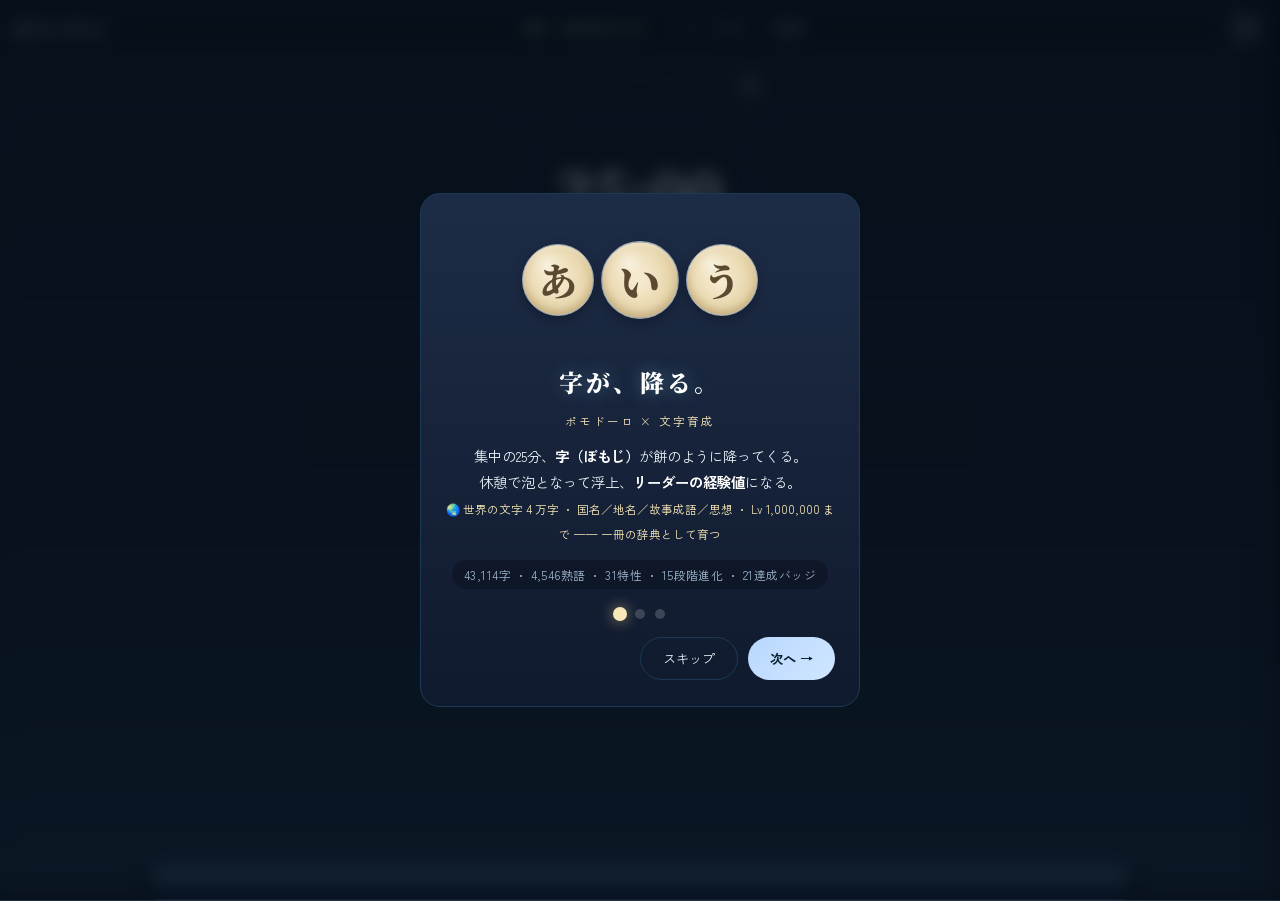
<file: index.html>
<!doctype html>
<html lang="ja">
<head>
<meta charset="utf-8">
<title>ぽもじかん</title>
<meta name="viewport" content="width=device-width, initial-scale=1, viewport-fit=cover">
<meta name="theme-color" content="#0d1f2e">
<meta name="apple-mobile-web-app-capable" content="yes">
<meta name="apple-mobile-web-app-status-bar-style" content="black-translucent">
<meta name="apple-mobile-web-app-title" content="ぽもじかん">
<meta name="description" content="字（ぽもじ）が餅のように降るポモドーロ。★1〜★16 で字種が広がり、ストックして文章モードで日記・俳句・短歌に編める。育つ特性・無限Lv・PWA対応。">
<link rel="manifest" href="manifest.json">
<link rel="icon" type="image/svg+xml" href="icon.svg">
<link rel="preconnect" href="https://fonts.googleapis.com">
<link rel="preconnect" href="https://fonts.gstatic.com" crossorigin>
<link href="https://fonts.googleapis.com/css2?family=Noto+Serif+JP:wght@400;700;900&family=Shippori+Mincho+B1:wght@400;500;600;700&family=Zen+Kaku+Gothic+New:wght@300;400;500;700&family=Klee+One:wght@400;600&display=swap" rel="stylesheet">
<link rel="stylesheet" href="style.css?v=20260602-v1596w">
</head>
<body data-mode="idle">

<!-- スマホ検出バナー -->
<div id="mobile-banner" style="display:none;position:fixed;bottom:0;left:0;right:0;z-index:9999;background:rgba(13,31,46,0.95);color:#eaf2fa;text-align:center;padding:12px 16px;font-size:14px;backdrop-filter:blur(8px);">
  📱 スマホ版はこちら →
  <a href="mobile.html" style="color:#87ceeb;font-weight:bold;margin-left:6px;">ぽもじかん Mobile</a>
  <button onclick="document.getElementById('mobile-banner').remove();localStorage.setItem('pomoji_pc_preferred','1');" style="margin-left:12px;background:none;border:1px solid #87ceeb44;color:#87ceeb;border-radius:4px;padding:2px 8px;cursor:pointer;font-size:12px;">このまま使う</button>
</div>
<script>
(function(){
  if(/Mobi|Android|iPhone|iPad/i.test(navigator.userAgent)&&!localStorage.getItem('pomoji_pc_preferred')){
    document.getElementById('mobile-banner').style.display='block';
  }
})();
</script>

<!-- 全画面背景：作業中=雨 / 休憩中=泡 -->
<div class="rain-bg" id="rain-bg" aria-hidden="true"></div>
<div class="bubble-bg" id="bubble-bg" aria-hidden="true"></div>

<!-- ぽもじ プレイフィールド（全画面）-->
<div id="play-field" aria-hidden="true"></div>
<!-- v1.1.0: 地面（棚）の視覚要素 -->
<div id="ledge-surface" aria-hidden="true"></div>

<!-- v1.6.16: 今日の言葉（毎日違う熟語が静かに迎える）-->
<div class="word-of-day" id="word-of-day" aria-live="polite"></div>

<!-- ヘッダー：タイトル左 + ☰ 右（v10n11 右寄せ）-->
<header class="app-header">
  <div class="brand">ぽもじかん</div>
  <div class="progress-pill" id="progress-pill">
    <span class="pp-band" id="pp-band">★1帯</span>
    <span class="pp-sep">・</span>
    <span class="pp-leader" id="pp-leader">リーダー未選択</span>
    <span class="pp-sep">・</span>
    <span class="pp-cycles" id="pp-cycles">0回</span>
  </div>
  <button class="hamburger-btn" id="btn-menu" aria-label="メニュー" aria-haspopup="true" aria-expanded="false">
    <span class="hb-line"></span>
    <span class="hb-line"></span>
    <span class="hb-line"></span>
  </button>
</header>

<!-- ドロワーメニュー（右からスライド）-->
<div class="menu-drawer" id="menu-drawer" aria-hidden="true">
  <div class="menu-backdrop" id="menu-backdrop"></div>
  <nav class="menu-panel">
    <button class="menu-close" id="menu-close" aria-label="閉じる">×</button>
    <h3 class="menu-title">メニュー</h3>
    <ul class="menu-list">
      <li><button class="menu-item" id="m-stats"><span class="mi-emoji">📊</span><span class="mi-label">記録</span></button></li>
      <li><button class="menu-item" id="m-codex"><span class="mi-emoji">📖</span><span class="mi-label">図鑑</span></button></li>
      <li><button class="menu-item" id="m-writings"><span class="mi-emoji">📝</span><span class="mi-label">文章</span></button></li>
      <li><button class="menu-item" id="m-theme"><span class="mi-emoji">🎨</span><span class="mi-label">テーマ</span><span class="mi-state" id="m-theme-state">自動</span></button></li>
      <li><button class="menu-item" id="m-audio"><span class="mi-emoji" id="m-audio-emoji">🔊</span><span class="mi-label">音響</span><span class="mi-state" id="m-audio-state">オン</span></button></li>
      <li><button class="menu-item" id="m-pip"><span class="mi-emoji">🪟</span><span class="mi-label">小窓タイマー</span><span class="mi-state" id="m-pip-state">オフ</span></button></li>
      <li><button class="menu-item" id="m-sleep"><span class="mi-emoji">💤</span><span class="mi-label">スリープ</span></button></li>
      <li><button class="menu-item" id="m-data"><span class="mi-emoji">💾</span><span class="mi-label">データ管理</span></button></li>
    </ul>
    <div class="menu-foot">v1.0.0 ・ <a href="changelog.html" target="_blank" rel="noopener">変更履歴</a></div>
  </nav>
</div>

<!-- メインゲームエリア：全画面プレイ重視・シンプル単一カラム -->
<main class="game-main">
  <div class="game-center">
    <div class="timer-zone">
      <svg class="progress-svg" viewBox="0 0 100 100" aria-hidden="true">
        <circle class="pr-bg" cx="50" cy="50" r="47"/>
        <circle class="pr-fg" id="progress-fg" cx="50" cy="50" r="47" stroke-dasharray="295.31" stroke-dashoffset="295.31" transform="rotate(-90 50 50)"/>
      </svg>
      <div class="timer-text" id="timer-text">25:00</div>
      <button class="timer-cog" id="btn-timer-settings" aria-label="時間設定" title="時間設定">⚙</button>
    </div>

    <div class="controls-row">
      <button class="main-btn" id="main-btn" data-state="idle">始める</button>
      <button class="sub-btn" id="btn-skip">次へ</button>
      <button class="sub-btn" id="btn-reset">↺ 停止</button>
    </div>

    <div class="party-bar empty" id="party-bar">
      <button class="party-pick-cta" id="party-pick-cta"> リーダーを選んで始める</button>
    </div>

    <div class="tank-hint" id="tank-hint">
      タイマーを開始すると字が降ってくる。<strong>タップして拾おう。</strong>
    </div>
  </div>
</main>

<!--  スリープオーバーレイ（タップで起きる） -->
<div class="sleep-overlay" id="sleep-overlay" aria-hidden="true">
  <div class="sleep-zzz" aria-hidden="true">
    <span class="sz-z sz-z1">z</span>
    <span class="sz-z sz-z2">z</span>
    <span class="sz-z sz-z3">Z</span>
  </div>
  <div class="sleep-clock" id="sleep-clock">25:00</div>
  <div class="sleep-mode-label" id="sleep-mode-label">休む</div>
  <div class="sleep-tip">画面のどこでもタップで起きる</div>
</div>

<!-- 完了バースト -->
<div class="complete-burst" id="complete-burst" aria-live="assertive">
  <div class="msg" id="complete-msg"></div>
</div>

<!-- トースト -->
<div class="toast" id="toast" role="status" aria-live="polite"></div>

<!-- パーティ選択モーダル -->
<div class="modal" id="party-picker-modal" role="dialog" aria-modal="true" aria-labelledby="pp-title">
  <div class="modal-card">
    <h2 class="modal-title" id="pp-title">リーダーを選ぶ</h2>
    <p class="modal-desc">
      最初の<strong>リーダー</strong>は<strong>ひらがな</strong>から 1 体。意味から<strong>特性</strong>が自動で付きます。<br>
      <small>残り 3 枠は Lv 解放で順次（カタカナ → 数字 → 英語 → 漢字…）。気に入る字が無ければ下の「リロール」で並び替え。</small>
    </p>
    <div class="party-picker-grid" id="party-picker-grid"></div>
    <div class="modal-status" id="party-picker-status">タップして 1 体選ぶ</div>
    <div class="modal-actions">
      <button class="btn-secondary" id="party-picker-reroll"> リロール</button>
      <button class="btn-primary" id="party-picker-confirm" disabled>この字で始める</button>
    </div>
  </div>
</div>

<!-- 時間設定モーダル -->
<div class="modal" id="timer-settings-modal" role="dialog" aria-modal="true">
  <div class="modal-card">
    <h2 class="modal-title">時間設定</h2>
    <div class="ts-presets">
      <button class="ts-preset" data-preset="0">25/5</button>
      <button class="ts-preset" data-preset="1">50/10</button>
      <button class="ts-preset" data-preset="2">15/3</button>
    </div>
    <div class="ts-custom">
      <div class="ts-row">
        <label>作業</label>
        <input type="number" id="ts-work-min" min="0" max="180" value="25"><span>分</span>
        <input type="number" id="ts-work-sec" min="0" max="59" value="0"><span>秒</span>
      </div>
      <div class="ts-row">
        <label>休憩</label>
        <input type="number" id="ts-rest-min" min="0" max="60" value="5"><span>分</span>
        <input type="number" id="ts-rest-sec" min="0" max="59" value="0"><span>秒</span>
      </div>
      <div class="ts-row ts-sets-row">
        <label>セット数</label>
        <div class="ts-sets-quick">
          <button type="button" class="ts-sets-pill" data-sets="1">1</button>
          <button type="button" class="ts-sets-pill active" data-sets="3">3</button>
          <button type="button" class="ts-sets-pill" data-sets="4">4</button>
          <button type="button" class="ts-sets-pill" data-sets="6">6</button>
          <button type="button" class="ts-sets-pill" data-sets="0">∞</button>
          <input type="number" id="ts-sets-target" min="0" max="20" value="3" class="ts-sets-num">
        </div>
      </div>
    </div>
    <div class="modal-actions">
      <button class="btn-secondary" id="ts-cancel">キャンセル</button>
      <button class="btn-primary" id="ts-apply">適用</button>
    </div>
  </div>
</div>

<!-- 図鑑モーダル -->
<div class="modal" id="codex-modal" role="dialog" aria-modal="true">
  <div class="modal-card modal-card-wide">
    <button class="modal-close" id="codex-close" aria-label="閉じる">×</button>
    <h2 class="modal-title">ぽも字図鑑</h2>
    <div class="modal-status" id="codex-summary">発見 0 字</div>
    <div class="codex-howto">タップ ＝ 詳細・編成 ／ 長押し ＝ プレイ中の字でも開ける</div>
    <div class="codex-pyramid" id="codex-pyramid"></div>
    <div class="codex-legend collapsed" id="codex-legend">
      <span class="cl-row rarity-1"><span class="cl-tag">★1</span>ひらがな</span>
      <span class="cl-row rarity-2"><span class="cl-tag">★2</span>カタカナ</span>
      <span class="cl-row rarity-3"><span class="cl-tag">★3</span>数字</span>
      <span class="cl-row rarity-4"><span class="cl-tag">★4</span>英語</span>
      <span class="cl-row rarity-5"><span class="cl-tag">★5</span>ローマ</span>
      <span class="cl-row rarity-6"><span class="cl-tag">★6</span>小1</span>
      <span class="cl-row rarity-7"><span class="cl-tag">★7</span>小2</span>
      <span class="cl-row rarity-8"><span class="cl-tag">★8</span>小3</span>
      <span class="cl-row rarity-9"><span class="cl-tag">★9</span>小4</span>
      <span class="cl-row rarity-10"><span class="cl-tag">★10</span>小5</span>
      <span class="cl-row rarity-11"><span class="cl-tag">★11</span>小6</span>
      <span class="cl-row rarity-12"><span class="cl-tag">★12</span>中学</span>
      <span class="cl-row rarity-13"><span class="cl-tag">★13</span>高校</span>
      <span class="cl-row rarity-14"><span class="cl-tag">★14</span>人名</span>
      <span class="cl-row rarity-15"><span class="cl-tag">★15</span>古典</span>
      <span class="cl-row rarity-16"><span class="cl-tag">★16</span>神字</span>
    </div>
    <div class="codex-seasons" id="codex-seasons">
      <button class="codex-season active" data-season="all">全部</button>
      <button class="codex-season" data-season="S1">かな</button>
      <button class="codex-season" data-season="S2">漢字</button>
      <button class="codex-season" data-season="S3">二字熟語</button>
      <button class="codex-season" data-season="S4">四字熟語</button>
      <button class="codex-season" data-season="S5">昭和</button>
      <button class="codex-season" data-season="S6">令和</button>
      <button class="codex-season" data-season="S7">未来</button>
      <button class="codex-season" data-season="S8">世界</button>
      <button class="codex-season" data-season="S9">絵文字</button>
      <button class="codex-season" data-season="PERKS">特性</button>
      <button class="codex-season" data-season="PASSIVES">常時</button>
    </div>
    <div class="codex-tabs" id="codex-tabs">
      <button class="codex-tab active" data-tier="all">全て</button>
      <button class="codex-tab" data-tier="0">★1</button>
      <button class="codex-tab" data-tier="1">★2</button>
      <button class="codex-tab" data-tier="2">★3</button>
      <button class="codex-tab" data-tier="3">★4</button>
      <button class="codex-tab" data-tier="4">★5</button>
      <button class="codex-tab" data-tier="5">★6</button>
      <button class="codex-tab" data-tier="6">★7</button>
      <button class="codex-tab" data-tier="7">★8</button>
      <button class="codex-tab" data-tier="8">★9</button>
      <button class="codex-tab" data-tier="9">★10</button>
      <button class="codex-tab" data-tier="10">★11</button>
      <button class="codex-tab" data-tier="11">★12</button>
      <button class="codex-tab" data-tier="12">★13</button>
      <button class="codex-tab" data-tier="13">★14</button>
      <button class="codex-tab" data-tier="14">★15</button>
      <button class="codex-tab" data-tier="15">★16</button>
    </div>
    <div class="codex-scripts collapsed" id="codex-scripts">
      <button class="codex-script active" data-script="all">🌏 全文字種</button>
      <button class="codex-script" data-script="hiragana">ひらがな</button>
      <button class="codex-script" data-script="katakana">カタカナ</button>
      <button class="codex-script" data-script="kanji">漢字</button>
      <button class="codex-script" data-script="hangul">ハングル</button>
      <button class="codex-script" data-script="greek">ギリシャ</button>
      <button class="codex-script" data-script="cyrillic">キリル</button>
      <button class="codex-script" data-script="arabic">アラビア</button>
      <button class="codex-script" data-script="hebrew">ヘブライ</button>
      <button class="codex-script" data-script="devanagari">デーヴァナーガリー</button>
      <button class="codex-script" data-script="thai">タイ</button>
      <button class="codex-script" data-script="tibetan">チベット</button>
      <button class="codex-script" data-script="georgian">ジョージア</button>
      <button class="codex-script" data-script="ethiopic">エチオピア</button>
      <button class="codex-script" data-script="canadian">カナダ先住民</button>
      <button class="codex-script" data-script="runic">ルーン</button>
      <button class="codex-script" data-script="ancient">古代文字</button>
      <button class="codex-script" data-script="emoji">😀 絵文字</button>
    </div>
    <div class="codex-controls">
      <input type="search" id="codex-search" class="codex-search" placeholder="🔍 字・タグ・熟語で絞り込み">
      <label class="codex-toggle">
        <input type="checkbox" id="codex-only-seen"> <span>発見済のみ</span>
      </label>
      <label class="codex-toggle">
        <input type="checkbox" id="codex-only-favorite"> <span> お気に入り</span>
      </label>
      <button class="btn-secondary codex-shuffle-btn" id="codex-shuffle" title="ランダムに熟語を 1 つ引いて詳細を開く ・ 占い感覚で熟語を発見する遊び">おみくじ</button>
      <button class="btn-secondary codex-reset-btn" id="codex-reset-filter" title="フィルタを全解除">フィルタ解除</button>
    </div>
    <div class="codex-filter-hint">おみくじ＝1日1回無料／詳細はおみくじボタンから</div>
    <div class="codex-filter-summary" id="codex-filter-summary"></div>
    <div class="codex-grid" id="codex-grid"></div>
  </div>
</div>

<!-- 文章モード v0.1（俳句構想 前倒し）-->
<div class="modal" id="writings-modal" role="dialog" aria-modal="true">
  <div class="modal-card modal-card-wide">
    <button class="modal-close" id="writings-close" aria-label="閉じる">×</button>
    <h2 class="modal-title">日記と俳句</h2>
    <div class="wr-tabs">
      <button class="wr-tab active" data-wr-tab="diary">日記</button>
      <button class="wr-tab" data-wr-tab="haiku">俳句</button>
      <button class="wr-tab" data-wr-tab="history">綴り</button>
    </div>

    <!-- 日記タブ -->
    <div class="wr-pane wr-pane-diary" data-wr-pane="diary">
      <p class="modal-desc" style="margin:8px 0">
        集めた字を使って、その日の日記を編む。<strong>非公開・端末内のみ</strong>。
      </p>
      <div class="writings-current">
        <div class="wc-label">日付 <span id="diary-date"></span> ・ <span id="wc-genre" class="wc-genre">─</span></div>
        <div class="wc-slots" id="wc-slots"></div>
        <textarea id="diary-input" class="wr-input" rows="3" placeholder="ここにタイプ／コピペで入力（普通に日記として）"></textarea>
        <div class="wr-input-status" id="diary-input-status"></div>
        <div class="wc-actions">
          <button class="btn-secondary" id="wc-clear">クリア</button>
          <button class="btn-secondary" id="wc-undo">← 取消</button>
          <button class="btn-secondary" id="diary-import-plain" title="ぽもじを使わずそのまま取り込む（消費なし）">取込</button>
          <button class="btn-secondary" id="diary-import" title="ぽもじを使って取り込む（育成字は光る・消費あり）">ぽもじ取込</button>
          <button class="btn-primary"   id="wc-save">保存</button>
        </div>
      </div>
      <div class="writings-pool">
        <div class="wp-label">所有している字（タップで追加）</div>
        <div class="wp-grid" id="wp-grid"></div>
      </div>
    </div>

    <!-- 俳句タブ -->
    <div class="wr-pane wr-pane-haiku" data-wr-pane="haiku" style="display:none">
      <p class="modal-desc" style="margin:8px 0">
        <strong>5・7・5</strong> の三行詩。完成したら <strong>📤 シェア</strong> で公開可。
      </p>
      <div class="haiku-rows">
        <div class="haiku-row"><span class="haiku-tag">上の句 5</span><div class="haiku-slots" id="haiku-row-1"></div><span class="haiku-count" id="haiku-count-1">0/5</span></div>
        <div class="haiku-row"><span class="haiku-tag">中の句 7</span><div class="haiku-slots" id="haiku-row-2"></div><span class="haiku-count" id="haiku-count-2">0/7</span></div>
        <div class="haiku-row"><span class="haiku-tag">下の句 5</span><div class="haiku-slots" id="haiku-row-3"></div><span class="haiku-count" id="haiku-count-3">0/5</span></div>
      </div>
      <div class="wc-actions">
        <button class="btn-secondary" id="haiku-clear">クリア</button>
        <button class="btn-secondary" id="haiku-undo">← 取消</button>
        <button class="btn-primary"   id="haiku-save">📜 保存</button>
        <button class="btn-primary"   id="haiku-share">📤 シェア</button>
      </div>
      <div class="writings-pool">
        <div class="wp-label">所有している字（タップで上から順に詰める）</div>
        <div class="wp-grid" id="haiku-pool"></div>
      </div>
    </div>

    <!-- 履歴タブ -->
    <div class="wr-pane wr-pane-history" data-wr-pane="history" style="display:none">
      <p class="modal-desc" style="margin:8px 0">保存した日記と俳句</p>
      <div class="wh-list" id="wh-list"></div>
      <div class="wc-actions"><button class="btn-secondary" id="wc-export">📥 JSON 出力</button></div>
    </div>
  </div>
</div>

<!-- 初回オンボーディング ── 3ステップに圧縮・ヒーロー演出 -->
<div class="modal" id="onboarding-modal" role="dialog" aria-modal="true">
  <div class="modal-card onboarding-card">

    <div class="ob-step" data-step="1">
      <div class="ob-hero">
        <span class="ob-hero-char ob-c1">あ</span>
        <span class="ob-hero-char ob-c2">い</span>
        <span class="ob-hero-char ob-c3">う</span>
      </div>
      <h2 class="ob-title">字が、降る。</h2>
      <p class="ob-tag">ポモドーロ × 文字育成</p>
      <p class="ob-text">
        集中の25分、<strong>字（ぽもじ）</strong>が餅のように降ってくる。<br>
        休憩で泡となって浮上、<strong>リーダーの経験値</strong>になる。<br>
        <small style="color:var(--gold)">🌏 世界の文字 4 万字 ・ 国名／地名／故事成語／思想 ・ Lv 1,000,000 まで ── 一冊の辞典として育つ</small>
      </p>
      <p class="ob-small" id="ob-counts">…字 ・ …熟語 ・ …特性 ・ 15 段階進化 ・ 21 達成バッジ</p>
    </div>

    <div class="ob-step" data-step="2" hidden>
      <div class="ob-hero ob-hero-actions">
        <span class="ob-action"><span class="oa-emoji"></span><span class="oa-label">タップ</span></span>
        <span class="ob-action"><span class="oa-emoji"></span><span class="oa-label">ドラッグ</span></span>
        <span class="ob-action"><span class="oa-emoji">🪙</span><span class="oa-label">ストック</span></span>
      </div>
      <h2 class="ob-title">触れて、重ねて、貯める。</h2>
      <p class="ob-text">
        <strong>タップ</strong>で<span style="color:var(--gold)">拾う</span>（ストック+1・小EXP）。<br>
        <strong>ダブルタップ</strong>で<span style="color:#ffd860">📌ピン留め</span>（消えない・棚に固定）。<br>
        <strong>ドラッグ</strong>で<span style="color:#a8e0ff">合体・進化・餌付け</span>、画面外に投げれば<span style="color:#ff9090">撃墜EXP</span>。
      </p>
    </div>

    <div class="ob-step" data-step="3" hidden>
      <div class="ob-hero ob-hero-stars">
        <span class="ob-star ob-s1">★1</span>
        <span class="ob-star-arrow">→</span>
        <span class="ob-star ob-s4">★4</span>
        <span class="ob-star-arrow">→</span>
        <span class="ob-star ob-s10">★10</span>
        <span class="ob-star-arrow">→</span>
        <span class="ob-star ob-s16">★16</span>
      </div>
      <h2 class="ob-title">★ で、世界が広がる。</h2>
      <p class="ob-text">
        最初は <strong>★1 ひらがな</strong>だけ。リーダーの Lv が上がると<br>
        カタカナ → 数字 → 英語 → 漢字（小1→拾段神字）と段階解放。<br>
        <strong>Lv 上限なし</strong>、字も特性も無限に育つ。
      </p>
      <p class="ob-small">あなたのパーティが熟語を成立させると <strong style="color:var(--gold)"> コンボ</strong> 発動。</p>
    </div>

    <div class="ob-dots">
      <div class="ob-dot active" data-dot="1"></div>
      <div class="ob-dot" data-dot="2"></div>
      <div class="ob-dot" data-dot="3"></div>
    </div>
    <div class="modal-actions">
      <button class="btn-secondary" id="ob-skip">スキップ</button>
      <button class="btn-primary" id="ob-next">次へ →</button>
    </div>
  </div>
</div>

<!-- 遊び方モーダル -->
<div class="modal" id="help-modal" role="dialog" aria-modal="true">
  <div class="modal-card modal-card-wide">
    <button class="modal-close" id="help-close" aria-label="閉じる">×</button>
    <h2 class="modal-title">？ 遊び方</h2>

    <section class="help-section">
      <h3 class="help-h">① 集中フェーズ（作業中）</h3>
      <div class="help-row">
        <div class="help-demo work">
          <div class="hd-tank">
            <span class="hd-pomoji rarity-1">水</span>
            <span class="hd-pomoji rarity-1" style="left:38px;top:18px;">火</span>
            <span class="hd-pomoji rarity-2" style="left:72px;top:6px;">木</span>
          </div>
        </div>
        <p class="help-text">
          タイマーが進む間、上から字（ぽもじ）が降ってきます。<br>
          降る字はあなたのパーティ字を優先します。
        </p>
      </div>
    </section>

    <section class="help-section">
      <h3 class="help-h">② 融合（同じ字を重ねる）</h3>
      <div class="help-row">
        <div class="help-demo merge">
          <span class="hd-pomoji rarity-1">水</span>
          <span class="hd-arrow">→</span>
          <span class="hd-pomoji rarity-1">水</span>
          <span class="hd-equals">＝</span>
          <span class="hd-pomoji rarity-1 hd-flash">水</span>
        </div>
        <p class="help-text">
          同じ字を<strong>ドラッグして重ねる</strong>と融合。<br>
          その字に大きく EXP が入ります。<br>
          <small>共通タグがあれば<strong>同質共振</strong>で XP +50%</small>
        </p>
      </div>
    </section>

    <section class="help-section">
      <h3 class="help-h">③ 消滅（タップ）</h3>
      <div class="help-row">
        <div class="help-demo dissolve">
          <span class="hd-pomoji rarity-2">月</span>
          <span class="hd-arrow">→</span>
          <span class="hd-pomoji rarity-2 hd-dissolve">月</span>
        </div>
        <p class="help-text">
          字を<strong>タップ</strong>すると消滅、EXP に変わります。<br>
          パーティ字でなくても、リーダーが少し受け取ります。
        </p>
      </div>
    </section>

    <section class="help-section">
      <h3 class="help-h">④ 休憩フェーズ（発散）</h3>
      <div class="help-row">
        <div class="help-demo rest">
          <div class="hd-tank">
            <span class="hd-pomoji rarity-2 hd-rising" style="left:8px;">心</span>
            <span class="hd-pomoji rarity-1 hd-rising" style="left:46px;animation-delay:.3s;">光</span>
            <span class="hd-pomoji rarity-3 hd-rising" style="left:84px;animation-delay:.6s;">夢</span>
          </div>
        </div>
        <p class="help-text">
          休憩中、字は<strong>泡として浮上</strong>。<br>
          タップで弾けます（パーティ字なら +1 XP）。
        </p>
      </div>
    </section>

    <section class="help-section">
      <h3 class="help-h">⑤ レア度（★1-★16・字種＋学年別）</h3>
      <div class="help-rarities">
        <div class="hr-row rarity-1"><span class="hr-tag">★1</span><span class="hr-name">ひらがな / 始まりの音（Lv 1〜）</span></div>
        <div class="hr-row rarity-2"><span class="hr-tag">★2</span><span class="hr-name">カタカナ（Lv 3〜）</span></div>
        <div class="hr-row rarity-3"><span class="hr-tag">★3</span><span class="hr-name">数字（半角＋漢数字）（Lv 6〜）</span></div>
        <div class="hr-row rarity-4"><span class="hr-tag">★4</span><span class="hr-name">英語 A-Z / a-z（Lv 10〜）</span></div>
        <div class="hr-row rarity-5"><span class="hr-tag">★5</span><span class="hr-name">ローマ数字 Ⅰ-Ⅹ（Lv 14〜）</span></div>
        <div class="hr-row rarity-6"><span class="hr-tag">★6</span><span class="hr-name">小1漢字（Lv 18〜）</span></div>
        <div class="hr-row rarity-7"><span class="hr-tag">★7</span><span class="hr-name">小2漢字（Lv 24〜）</span></div>
        <div class="hr-row rarity-8"><span class="hr-tag">★8</span><span class="hr-name">小3漢字（Lv 32〜）</span></div>
        <div class="hr-row rarity-9"><span class="hr-tag">★9</span><span class="hr-name">小4漢字（Lv 42〜）</span></div>
        <div class="hr-row rarity-10"><span class="hr-tag">★10</span><span class="hr-name">小5漢字（Lv 55〜）</span></div>
        <div class="hr-row rarity-11"><span class="hr-tag">★11</span><span class="hr-name">小6漢字（Lv 70〜）</span></div>
        <div class="hr-row rarity-12"><span class="hr-tag">★12</span><span class="hr-name">中学漢字（Lv 90〜）</span></div>
        <div class="hr-row rarity-13"><span class="hr-tag">★13</span><span class="hr-name">高校漢字（Lv 115〜）</span></div>
        <div class="hr-row rarity-14"><span class="hr-tag">★14</span><span class="hr-name">人名漢字（Lv 145〜）</span></div>
        <div class="hr-row rarity-15"><span class="hr-tag">★15</span><span class="hr-name">古典 ・ 古字（Lv 180〜）</span></div>
        <div class="hr-row rarity-16"><span class="hr-tag">★16</span><span class="hr-name">神字 ・ 七徳七大罪（Lv 220〜）</span></div>
      </div>
      <p class="help-text" style="margin-top:8px;">
        最初は <strong>★1 ひらがなだけ</strong>。Lv が上がると下の段階も追加で降る（累積式）。<br>
        字を <strong>ストックするごと</strong>にパーティ EXP が貯まる。<br>
        Lv 220 で <strong>★16 神字</strong>まで全解放。将来 ★100 まで拡張予定。
      </p>
    </section>

    <section class="help-section">
      <h3 class="help-h">⑥ 特性 ── 字に宿る力・育つ</h3>
      <p class="help-text">
        パーティの字には <strong>固有の特性</strong>が付きます。落下速度／合体判定／EXP獲得など、ゲーム体験を曲げる力。<br>
        4 体ぶん同時に効きます（ヴァンパイアサバイバー方式）。<br><br>
        <strong>持ち数（レア度連動）</strong>：<br>
        ・★1〜★4　→ 1 個<br>
        ・★5〜★8　→ 1〜2 個<br>
        ・★9〜★12 → 2 個（レア候補）<br>
        ・★13〜★15 → 2〜3 個<br>
        ・★16　 　 → 3 個＋ レア特性 確定<br>
        ・リーダー　 → 上記＋「守護」確定
      </p>
    </section>

    <section class="help-section">
      <h3 class="help-h">⑦ 育つ特性（ストック連動）</h3>
      <p class="help-text">
        特性は <strong>取得した瞬間に Lv 1</strong>。最初は控えめだけど、字をストックすると Lv が上がって効果がどんどん強くなる。<br>
        ・タグ系（感情・神字・武 等）：そのタグの字をストックすると上がる<br>
        ・基本系（積み重ね・急降下 等）：どんな字でも少しずつ上がる<br><br>
        図鑑（）→「 特性」タブ で 全特性と現在 Lv を確認できます。
      </p>
    </section>

    <section class="help-section">
      <h3 class="help-h">⑧  レア特性 ── ★9 以降の宝</h3>
      <p class="help-text">
        ★9 以降の字を仲間にすると、確率で<strong>レア特性</strong>が付くことがあります。★16 は確定。<br>
        Lv1 では控えめ、育成で本領発揮：<br><br>
        ・<strong>輝度</strong> Lv1=+20% EXP（Lv1000=+53%）<br>
        ・<strong>爆速</strong> Lv1=-10% Lv up コスト<br>
        ・<strong>共鳴</strong> Lv1=+8% 仲間効果（重ね掛け）<br>
        ・<strong>神撃</strong> Lv1=5% 合体メガバースト確率<br>
        ・<strong>極光</strong>：背景派手化＋全特性 +5%/Lv<br>
        ・<strong>虚無</strong>：消滅した字も合体判定に残る<br>
        ・<strong>運命</strong>：★解放上限を超えて高レアが稀に降る<br>
        ・<strong>羅針</strong> Lv1=+10% パーティ字出現率
      </p>
    </section>

    <section class="help-section">
      <h3 class="help-h">⑨ 書体進化 ── 無限 Lv</h3>
      <p class="help-text">
        パーティ字は Lv が上がると<strong>書体が進化</strong>：<br>
        Lv 10 楷書 → 30 行書 → 70 草書 → 150 篆書 → 300 甲骨 →<br>
        600 神代文字 → 1000 超越 → 2000 星屑 → 5000 神話 → 10000 創造主（𓂀）<br><br>
        Lv に上限はなく、無限に育てられます。高 Lv ほど <strong>グローが対数的に強く</strong>、Lv 1000+ で Lv 表示が <strong>虹色循環</strong>します。
      </p>
    </section>

    <section class="help-section">
      <h3 class="help-h">⑩  隠しコンボ（アプリ名）</h3>
      <p class="help-text">
        パーティに <strong>特定の4字</strong> を揃えると、通常熟語より段違いに強い <strong> 隠しコンボ</strong> が発動。<br>
        虹色の枠で大きく演出される。ヒント：<br>
        ・<strong>ぽも◯◯</strong>（時 ＋ 間）── <em>時の凝縮</em>：EXP ×1.5・落下 -30%・進化加速<br>
        ・<strong>ぽ◯字漢</strong>（文 ＋ ◯）── <em>字を集める</em>：粒数 +3・合体判定 +40%・ストック深化<br>
        <small>「ぽ」はひらがな帯、「時/間/文/字/漢」は小学〜中学帯で集まる。仲間にしてみよう。</small>
      </p>
    </section>

    <section class="help-section">
      <h3 class="help-h">⌨ キーボード（PC）</h3>
      <p class="help-text">
        ・<strong>Space</strong>：開始 ／ 一時停止<br>
        ・<strong>M</strong>：メニュー ／ <strong>B</strong>：図鑑 ／ <strong>S</strong>：記録 ／ <strong>W</strong>：文章<br>
        ・<strong>R</strong>： ランダム熟語 ／ <strong>N</strong>： あと1字でコンボ提案<br>
        ・<strong>Z</strong>： スリープ ON/OFF<br>
        ・<strong>K</strong>：このキー一覧をトーストで表示<br>
        ・<strong>Esc</strong>：開いてるモーダル／ドロワーを閉じる<br>
        ・<strong>H</strong> または <strong>?</strong>：遊び方<br><br>
        パーティカードを<strong>ダブルクリック</strong>でリーダー切り替え。
      </p>
    </section>

    <section class="help-section">
      <h3 class="help-h"> スリープ</h3>
      <p class="help-text">
        メニュー → <strong> スリープ</strong> で画面を黒くして時計だけ大きく表示。<br>
        集中中はタイマー残時間／停止中は現在時刻を表示。<br>
        タップ／クリック／Esc で復帰。タイマーは止まらないので「机に置きっぱなし」運用に。
      </p>
    </section>

    <section class="help-section">
      <h3 class="help-h">⑪ 文章を編む ── 集めた字で日記・俳句</h3>
      <p class="help-text">
        メニュー → <strong>📝 文章を編む</strong>。<br>
        所有している字（ストック）を並べて、ジャンル自動判定（5字＝俳句上の句、17字＝俳句、31字＝短歌、4字＝四字熟語…）。<br>
        📜 刻むで保存・履歴に残る。📥 JSON 出力 で外部ツール（Blender／読雨）連携用フォーマット出力。
      </p>
    </section>
  </div>
</div>

<!-- 記録モーダル（旧 reset を隔離・統計表示） -->
<div class="modal" id="stats-modal" role="dialog" aria-modal="true">
  <div class="modal-card">
    <button class="modal-close" id="stats-close" aria-label="閉じる">×</button>
    <h2 class="modal-title"> 記録</h2>
    <div class="stats-list" id="stats-list"></div>

    <div class="user-id-zone">
      <div class="uiz-label">ユーザー ID（お問い合わせ・引継ぎに使用）</div>
      <div class="uiz-id" id="user-id-display">—</div>
      <div class="uiz-actions">
        <button class="btn-secondary uiz-btn" id="btn-issue-code">🔑 引継ぎコードを発行</button>
        <button class="btn-secondary uiz-btn" id="btn-apply-code">📥 コードから復元</button>
        <button class="btn-secondary uiz-btn" id="btn-export-data">💾 JSON バックアップ</button>
        <button class="btn-secondary uiz-btn" id="btn-import-data">📂 JSON 復元</button>
      </div>
    </div>

    <h3 class="stats-section-title">解放した字</h3>
    <div class="stats-tiers" id="stats-tiers"></div>
    <div class="share-zone">
      <h3 class="stats-section-title"> パーティ共有（URL）</h3>
      <button class="btn-share" id="btn-share-party">共有 URL をコピー</button>
      <p class="share-note">他の人があなたのパーティ設定でぽもじかんを試せます。<br>進捗は持っていかれません（プレビュー扱い）。</p>
    </div>

    <div class="legal-links">
      <a href="privacy.html" target="_blank" rel="noopener">プライバシーポリシー</a>
      <span>・</span>
      <a href="license.html" target="_blank" rel="noopener">利用規約</a>
      <span>・</span>
      <a href="help.html" target="_blank" rel="noopener">ヘルプ</a>
    </div>

    <div class="danger-zone">
      <h3 class="stats-section-title danger">⚠ 危険な操作</h3>
      <button class="btn-danger" id="btn-reset-all">全データを消去</button>
      <p class="danger-note">パーティ・進捗・累計・図鑑がすべて消えます。取り消せません。</p>
    </div>
  </div>
</div>

<!-- アクセシビリティ -->
<div class="sr-only" id="aria-status" aria-live="polite"></div>

<!-- ★10+ 完全版プレミアムゲートモーダル -->
<div class="modal" id="premium-modal" role="dialog" aria-modal="true" aria-labelledby="premium-modal-title">
  <div class="modal-card" style="max-width:400px;position:relative;overflow:hidden;">
    <!-- 背景装飾 -->
    <div style="position:absolute;right:-10px;top:50%;transform:translateY(-50%);font-family:'Shippori Mincho B1',serif;font-size:110px;font-weight:700;color:rgba(240,212,138,0.06);pointer-events:none;line-height:1;" aria-hidden="true">拾</div>

    <button class="modal-close" id="premium-close" aria-label="閉じる">×</button>

    <!-- ヘッダー -->
    <div style="margin-bottom:16px;">
      <span style="display:inline-block;font-size:11px;font-weight:700;letter-spacing:.1em;padding:3px 10px;border-radius:99px;background:rgba(240,212,138,0.12);border:1px solid rgba(240,212,138,0.3);color:var(--gold);">完全版</span>
      <h2 class="modal-title" id="premium-modal-title" style="margin-top:10px;font-size:1.3rem;">文字の博物館へ</h2>
      <p class="modal-desc" id="premium-modal-desc">★10以上の文字が解放されます</p>
    </div>

    <!-- 無料版でできること -->
    <div style="background:rgba(135,206,235,0.05);border:1px solid rgba(135,206,235,0.12);border-radius:12px;padding:12px 14px;margin-bottom:14px;">
      <p style="font-size:11px;font-weight:700;letter-spacing:.1em;color:var(--ink-mute);margin:0 0 8px;">無料版でできること</p>
      <ul style="list-style:none;padding:0;margin:0;display:flex;flex-direction:column;gap:5px;">
        <li style="font-size:12px;color:var(--ink-mute);display:flex;gap:6px;"><span style="color:var(--accent);">✓</span>★1〜★9の文字（ひらがな〜小4漢字）</li>
        <li style="font-size:12px;color:var(--ink-mute);display:flex;gap:6px;"><span style="color:var(--accent);">✓</span>4体パーティ・書体進化（楷書〜行書）</li>
        <li style="font-size:12px;color:var(--ink-mute);display:flex;gap:6px;"><span style="color:var(--accent);">✓</span>ポモドーロタイマー・全テーマ</li>
      </ul>
    </div>

    <!-- 完全版機能 -->
    <ul style="list-style:none;padding:0;margin:0 0 18px;display:flex;flex-direction:column;gap:8px;">
      <li style="font-size:13px;color:var(--ink-mute);display:flex;align-items:flex-start;gap:8px;"><span style="font-size:15px;flex-shrink:0;">⭐</span>★10〜★16（中高校・人名・古典・神字 全字）</li>
      <li style="font-size:13px;color:var(--ink-mute);display:flex;align-items:flex-start;gap:8px;"><span style="font-size:15px;flex-shrink:0;">📖</span>書体進化 全15段（草書・篆書・甲骨・神代文字）</li>
      <li style="font-size:13px;color:var(--ink-mute);display:flex;align-items:flex-start;gap:8px;"><span style="font-size:15px;flex-shrink:0;">⚗</span>熟語合成システム</li>
      <li style="font-size:13px;color:var(--ink-mute);display:flex;align-items:flex-start;gap:8px;"><span style="font-size:15px;flex-shrink:0;">👥</span>パーティ拡張・達成バッジ全開放</li>
    </ul>

    <!-- 価格 + CTA -->
    <div style="background:linear-gradient(135deg,rgba(240,212,138,0.10),rgba(135,206,235,0.06));border:1px solid rgba(240,212,138,0.22);border-radius:14px;padding:16px;margin-bottom:10px;">
      <div style="display:flex;align-items:baseline;justify-content:space-between;margin-bottom:12px;">
        <span style="font-size:14px;font-weight:600;color:var(--ink);">ぽもじかん 完全版</span>
        <div style="text-align:right;">
          <span style="font-size:22px;font-weight:700;color:var(--gold);">¥480</span>
          <span style="font-size:11px;color:var(--ink-mute);margin-left:4px;">買い切り</span>
        </div>
      </div>
      <button id="btn-purchase-full" style="width:100%;padding:13px;border:none;border-radius:11px;font-size:14px;font-weight:700;cursor:pointer;background:linear-gradient(135deg,var(--gold),#c9a84c);color:#07111c;transition:opacity .15s;">
        完全版を手に入れる ✦
      </button>
    </div>

    <p style="text-align:center;font-size:11px;color:var(--ink-mute);margin:0 0 8px;">一度購入すれば永久に使えます</p>
    <button id="btn-premium-skip" style="display:block;width:100%;padding:8px;border:none;background:none;color:var(--ink-mute);font-size:12px;cursor:pointer;">今はしない（無料版で続ける）</button>
  </div>
</div>

<!-- 購入完了モーダル -->
<div class="modal" id="purchased-modal" role="dialog" aria-modal="true">
  <div class="modal-card" style="max-width:360px;text-align:center;">
    <div id="purchased-kanji" style="font-family:'Shippori Mincho B1',serif;font-size:72px;font-weight:700;color:var(--gold);line-height:1;margin-bottom:12px;text-shadow:0 0 24px rgba(240,212,138,0.7),0 0 60px rgba(240,212,138,0.3);"></div>
    <span style="display:inline-block;font-size:11px;font-weight:700;letter-spacing:.1em;padding:3px 12px;border-radius:99px;background:rgba(240,212,138,0.14);border:1px solid rgba(240,212,138,0.3);color:var(--gold);margin-bottom:14px;">✦ 完全版 解放</span>
    <h2 class="modal-title" style="margin-bottom:6px;">ありがとうございます</h2>
    <p class="modal-desc" style="margin-bottom:16px;">文字の博物館が全て開きました。<br>★10〜★16 の文字が降ってきます。</p>
    <div style="background:rgba(240,212,138,0.06);border:1px solid rgba(240,212,138,0.14);border-radius:12px;padding:12px;margin-bottom:16px;text-align:left;">
      <div style="display:flex;align-items:center;gap:8px;font-size:12px;color:var(--ink-mute);margin-bottom:6px;"><span>⭐</span>★10〜★16 全文字解放</div>
      <div style="display:flex;align-items:center;gap:8px;font-size:12px;color:var(--ink-mute);margin-bottom:6px;"><span>📖</span>書体進化 全15段</div>
      <div style="display:flex;align-items:center;gap:8px;font-size:12px;color:var(--ink-mute);"><span>⚗</span>熟語合成システム</div>
    </div>
    <button id="btn-purchased-ok" style="width:100%;padding:13px;border:none;border-radius:11px;font-size:14px;font-weight:700;cursor:pointer;background:linear-gradient(135deg,var(--gold),#c9a84c);color:#07111c;">
      あそびに行く ✦
    </button>
  </div>
</div>

<!-- 7日連続バナー（条件付き表示） -->
<div id="streak-premium-banner" style="display:none;position:fixed;bottom:72px;left:12px;right:12px;z-index:90;background:linear-gradient(135deg,rgba(240,212,138,0.12),rgba(135,206,235,0.07));border:1px solid rgba(240,212,138,0.25);border-radius:16px;padding:12px 14px;backdrop-filter:blur(12px);">
  <div style="display:flex;align-items:center;gap:12px;">
    <span style="font-size:24px;">🔥</span>
    <div style="flex:1;min-width:0;">
      <p id="streak-banner-title" style="font-size:13px;font-weight:700;color:var(--gold);margin:0 0 2px;"></p>
      <p style="font-size:11px;color:var(--ink-mute);margin:0;">完全版で★10〜★16も集められます</p>
    </div>
    <button onclick="openPremiumModal()" style="flex-shrink:0;padding:6px 12px;border:1px solid rgba(240,212,138,0.28);border-radius:99px;background:rgba(240,212,138,0.12);color:var(--gold);font-size:12px;font-weight:700;cursor:pointer;">¥480</button>
    <button onclick="document.getElementById('streak-premium-banner').style.display='none';" style="flex-shrink:0;width:28px;height:28px;border:none;background:rgba(255,255,255,0.06);border-radius:50%;color:var(--ink-mute);font-size:14px;cursor:pointer;display:flex;align-items:center;justify-content:center;">×</button>
  </div>
</div>

<script src="codex.js?v=20260602-v1596w" defer></script>
<script src="app.js?v=20260602-v1596w" defer></script>
</body>
</html>
</file>
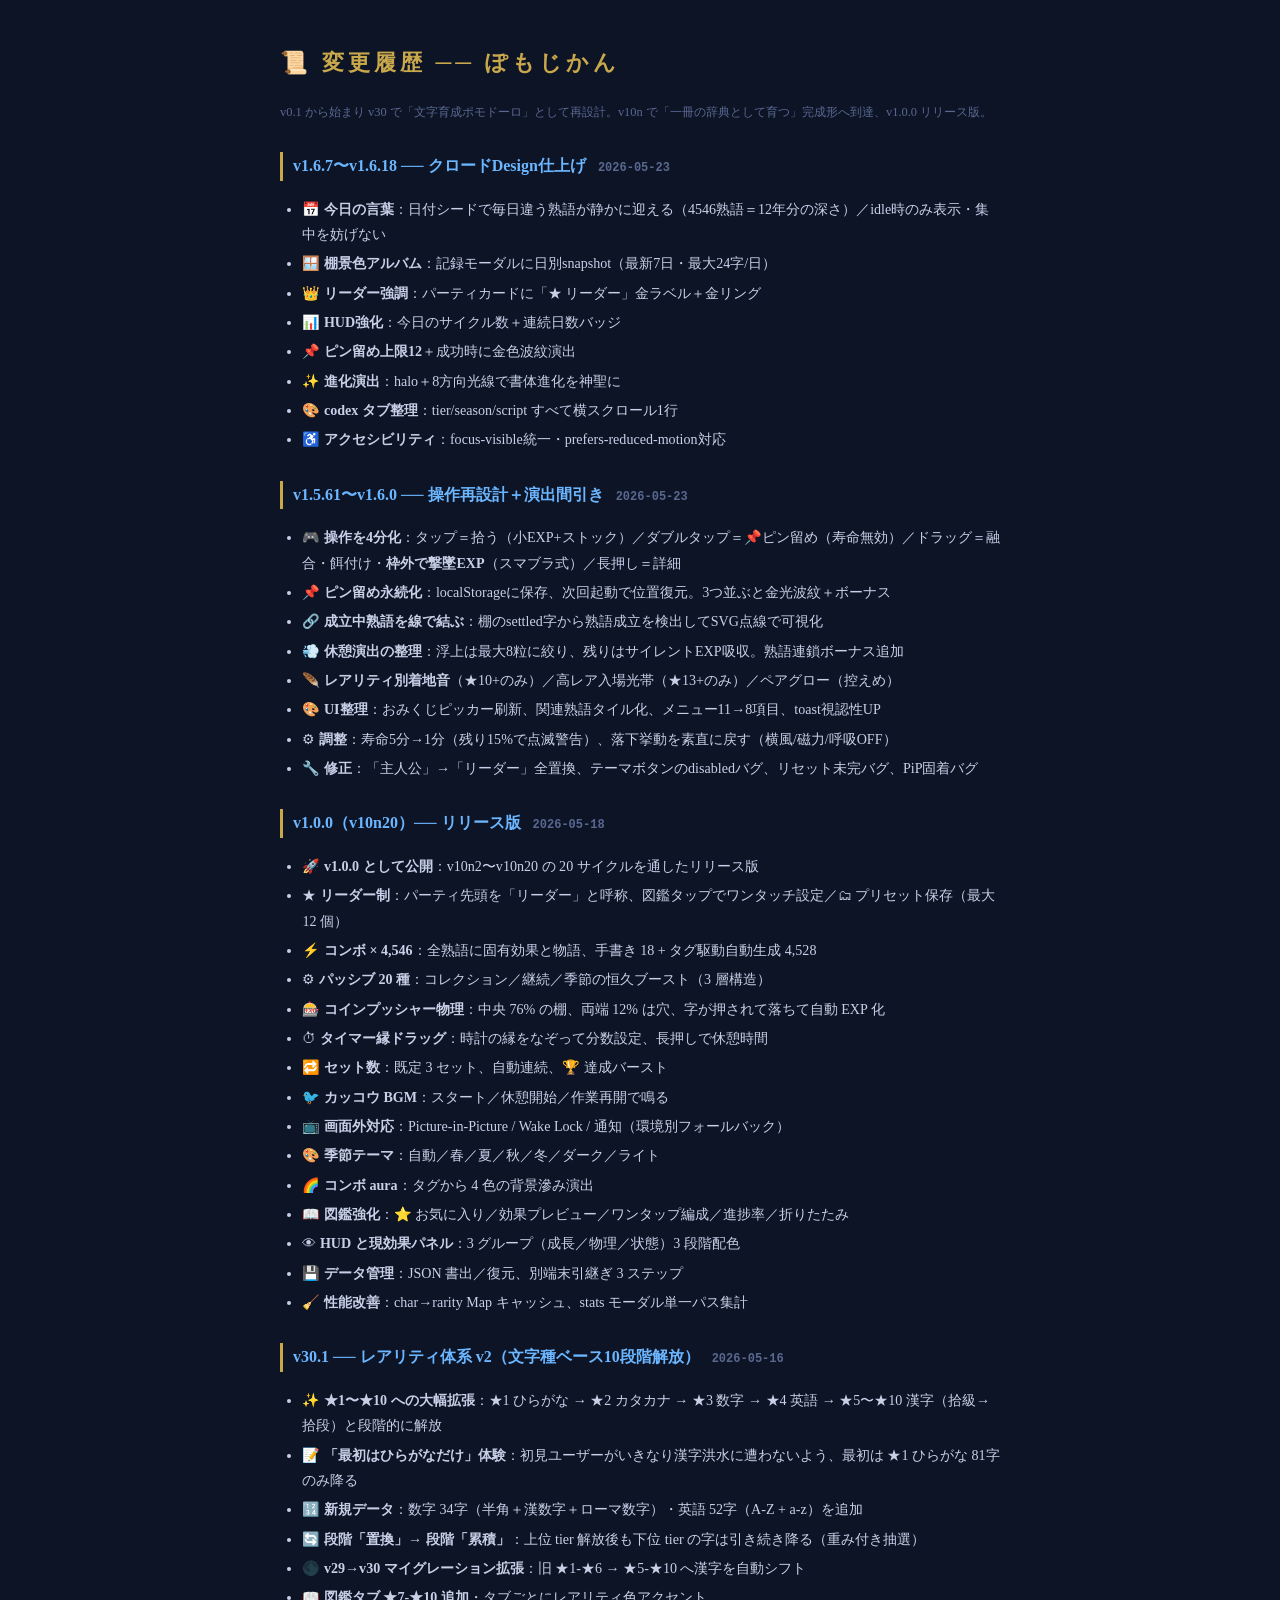
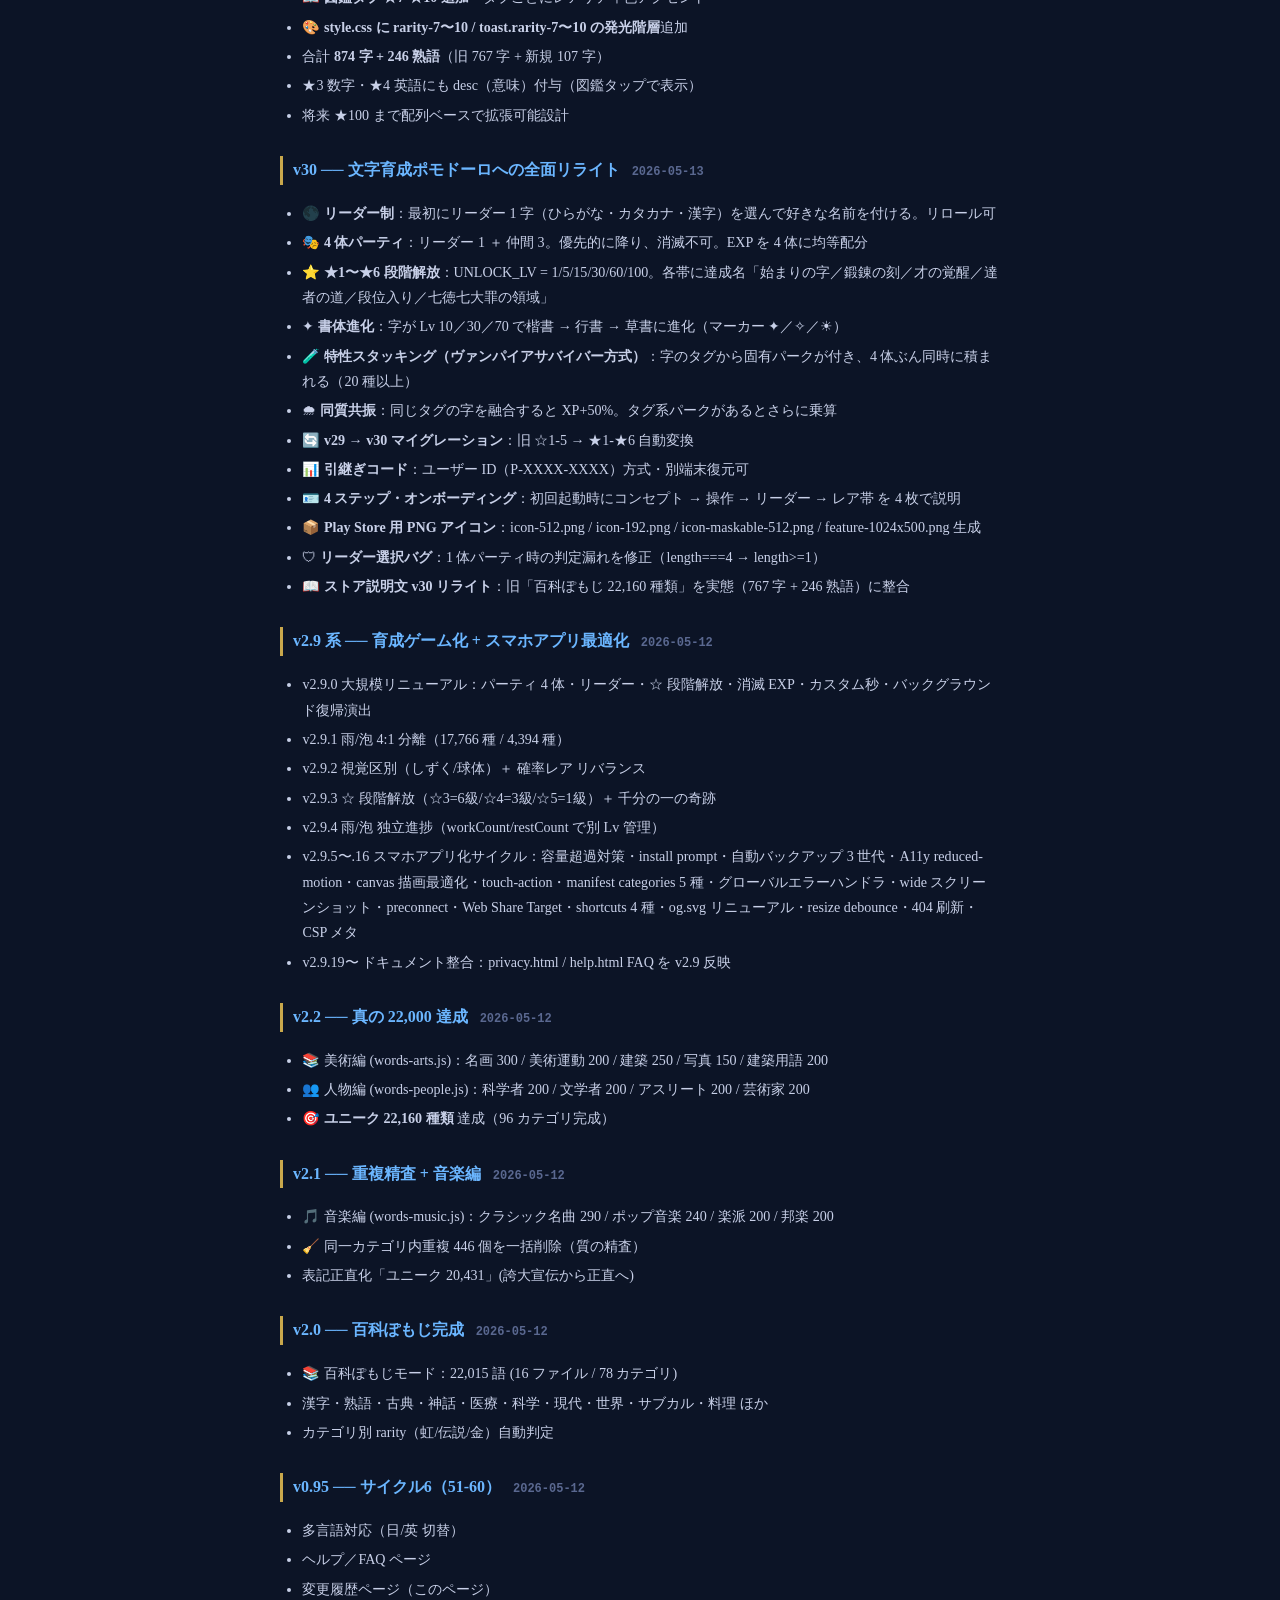
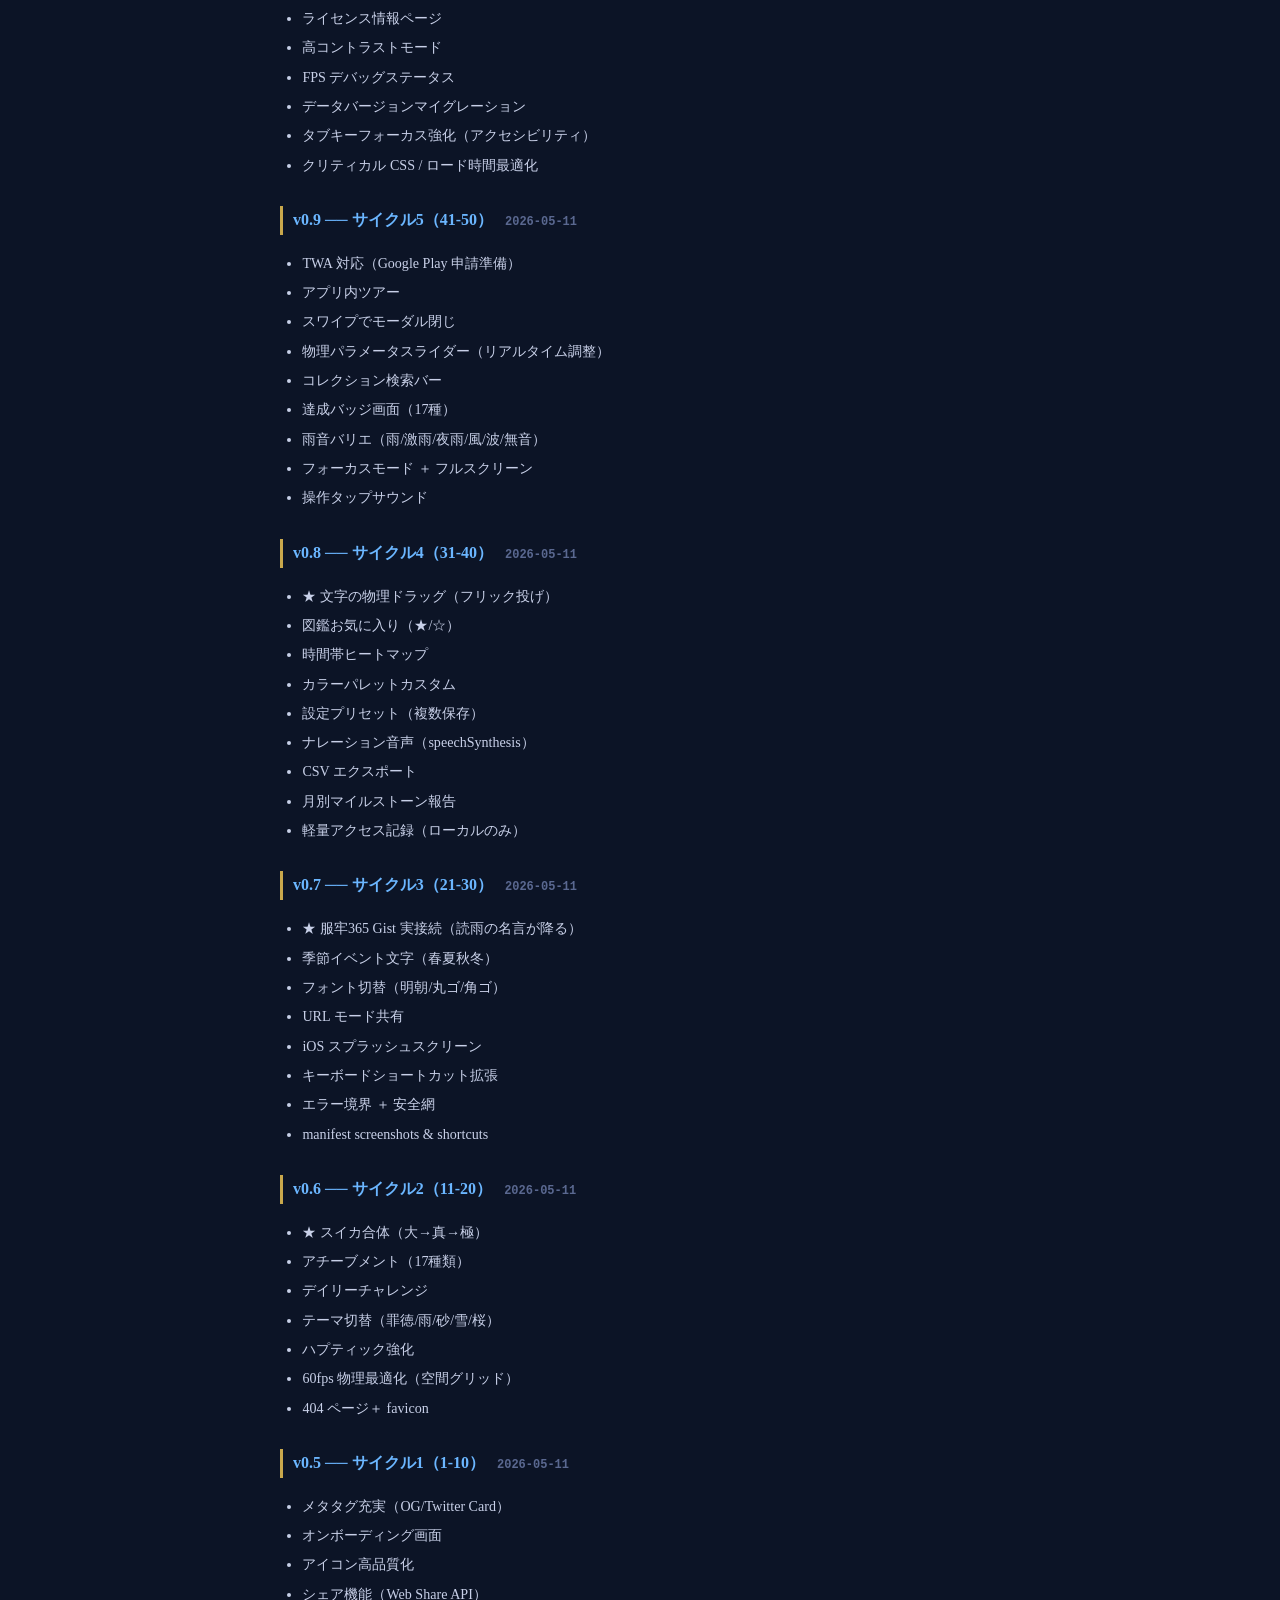
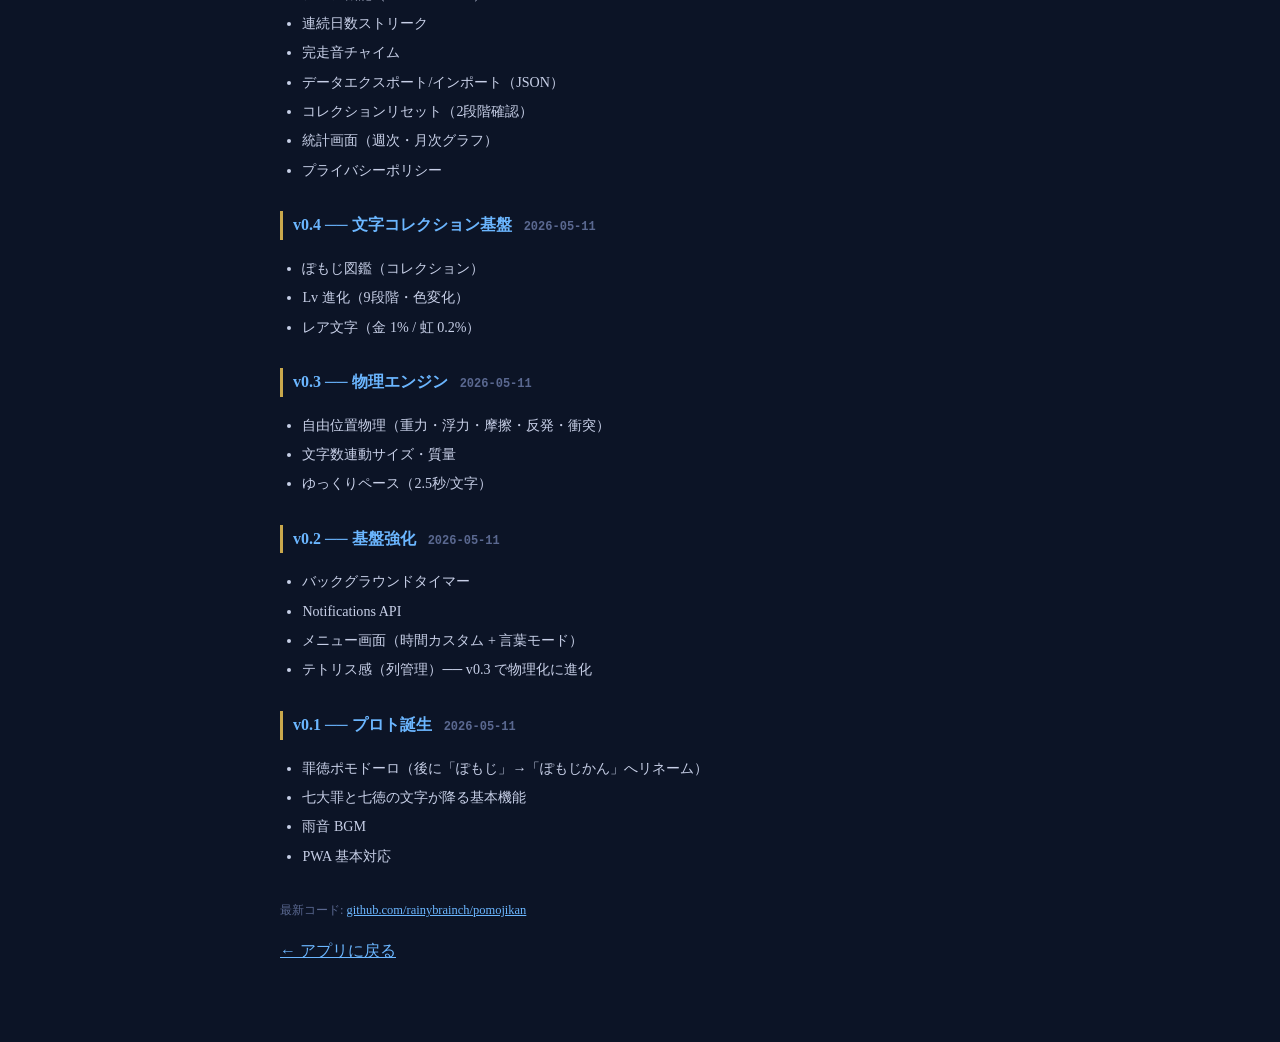
<file: changelog.html>
<!DOCTYPE html>
<html lang="ja">
<head>
<meta charset="UTF-8">
<meta name="viewport" content="width=device-width, initial-scale=1.0">
<title>変更履歴 ── ぽもじかん</title>
<style>
body { background: #0c1426; color: #c8d0e8; font-family: 'Noto Serif JP', serif; max-width: 720px; margin: 0 auto; padding: 28px 18px 60px; line-height: 1.8; }
h1 { color: #c9a84c; font-size: 1.4rem; letter-spacing: 0.18em; margin-bottom: 18px; }
h2 { color: #6bb6ff; font-size: 1.0rem; margin-top: 28px; border-left: 3px solid #c9a84c; padding-left: 10px; }
h2 .date { color: #5a6890; font-family: 'JetBrains Mono', monospace; font-size: 0.75rem; margin-left: 12px; }
ul { padding-left: 1.4em; }
li { font-size: 0.88rem; margin: 4px 0; }
.muted { color: #5a6890; font-size: 0.78rem; }
a { color: #6bb6ff; }
</style>
</head>
<body>
<h1>📜 変更履歴 ── ぽもじかん</h1>
<p class="muted">v0.1 から始まり v30 で「文字育成ポモドーロ」として再設計。v10n で「一冊の辞典として育つ」完成形へ到達、v1.0.0 リリース版。</p>

<h2>v1.6.7〜v1.6.18 ── クロードDesign仕上げ<span class="date">2026-05-23</span></h2>
<ul>
  <li>📅 <strong>今日の言葉</strong>：日付シードで毎日違う熟語が静かに迎える（4546熟語＝12年分の深さ）／idle時のみ表示・集中を妨げない</li>
  <li>🪟 <strong>棚景色アルバム</strong>：記録モーダルに日別snapshot（最新7日・最大24字/日）</li>
  <li>👑 <strong>リーダー強調</strong>：パーティカードに「★ リーダー」金ラベル＋金リング</li>
  <li>📊 <strong>HUD強化</strong>：今日のサイクル数＋連続日数バッジ</li>
  <li>📌 <strong>ピン留め上限12</strong>＋成功時に金色波紋演出</li>
  <li>✨ <strong>進化演出</strong>：halo＋8方向光線で書体進化を神聖に</li>
  <li>🎨 <strong>codex タブ整理</strong>：tier/season/script すべて横スクロール1行</li>
  <li>♿ <strong>アクセシビリティ</strong>：focus-visible統一・prefers-reduced-motion対応</li>
</ul>

<h2>v1.5.61〜v1.6.0 ── 操作再設計＋演出間引き<span class="date">2026-05-23</span></h2>
<ul>
  <li>🎮 <strong>操作を4分化</strong>：タップ＝拾う（小EXP+ストック）／ダブルタップ＝📌ピン留め（寿命無効）／ドラッグ＝融合・餌付け・<strong>枠外で撃墜EXP</strong>（スマブラ式）／長押し＝詳細</li>
  <li>📌 <strong>ピン留め永続化</strong>：localStorageに保存、次回起動で位置復元。3つ並ぶと金光波紋＋ボーナス</li>
  <li>🔗 <strong>成立中熟語を線で結ぶ</strong>：棚のsettled字から熟語成立を検出してSVG点線で可視化</li>
  <li>💨 <strong>休憩演出の整理</strong>：浮上は最大8粒に絞り、残りはサイレントEXP吸収。熟語連鎖ボーナス追加</li>
  <li>🪶 <strong>レアリティ別着地音</strong>（★10+のみ）／高レア入場光帯（★13+のみ）／ペアグロー（控えめ）</li>
  <li>🎨 <strong>UI整理</strong>：おみくじピッカー刷新、関連熟語タイル化、メニュー11→8項目、toast視認性UP</li>
  <li>⚙ <strong>調整</strong>：寿命5分→1分（残り15%で点滅警告）、落下挙動を素直に戻す（横風/磁力/呼吸OFF）</li>
  <li>🔧 <strong>修正</strong>：「主人公」→「リーダー」全置換、テーマボタンのdisabledバグ、リセット未完バグ、PiP固着バグ</li>
</ul>

<h2>v1.0.0（v10n20）── リリース版<span class="date">2026-05-18</span></h2>
<ul>
  <li>🚀 <strong>v1.0.0 として公開</strong>：v10n2〜v10n20 の 20 サイクルを通したリリース版</li>
  <li>★ <strong>リーダー制</strong>：パーティ先頭を「リーダー」と呼称、図鑑タップでワンタッチ設定／🗂 プリセット保存（最大 12 個）</li>
  <li>⚡ <strong>コンボ × 4,546</strong>：全熟語に固有効果と物語、手書き 18 + タグ駆動自動生成 4,528</li>
  <li>⚙ <strong>パッシブ 20 種</strong>：コレクション／継続／季節の恒久ブースト（3 層構造）</li>
  <li>🎰 <strong>コインプッシャー物理</strong>：中央 76% の棚、両端 12% は穴、字が押されて落ちて自動 EXP 化</li>
  <li>⏱ <strong>タイマー縁ドラッグ</strong>：時計の縁をなぞって分数設定、長押しで休憩時間</li>
  <li>🔁 <strong>セット数</strong>：既定 3 セット、自動連続、🏆 達成バースト</li>
  <li>🐦 <strong>カッコウ BGM</strong>：スタート／休憩開始／作業再開で鳴る</li>
  <li>📺 <strong>画面外対応</strong>：Picture-in-Picture / Wake Lock / 通知（環境別フォールバック）</li>
  <li>🎨 <strong>季節テーマ</strong>：自動／春／夏／秋／冬／ダーク／ライト</li>
  <li>🌈 <strong>コンボ aura</strong>：タグから 4 色の背景滲み演出</li>
  <li>📖 <strong>図鑑強化</strong>：⭐ お気に入り／効果プレビュー／ワンタップ編成／進捗率／折りたたみ</li>
  <li>👁 <strong>HUD と現効果パネル</strong>：3 グループ（成長／物理／状態）3 段階配色</li>
  <li>💾 <strong>データ管理</strong>：JSON 書出／復元、別端末引継ぎ 3 ステップ</li>
  <li>🧹 <strong>性能改善</strong>：char→rarity Map キャッシュ、stats モーダル単一パス集計</li>
</ul>

<h2>v30.1 ── レアリティ体系 v2（文字種ベース10段階解放）<span class="date">2026-05-16</span></h2>
<ul>
  <li>✨ <strong>★1〜★10 への大幅拡張</strong>：★1 ひらがな → ★2 カタカナ → ★3 数字 → ★4 英語 → ★5〜★10 漢字（拾級→拾段）と段階的に解放</li>
  <li>📝 <strong>「最初はひらがなだけ」体験</strong>：初見ユーザーがいきなり漢字洪水に遭わないよう、最初は ★1 ひらがな 81字 のみ降る</li>
  <li>🔢 <strong>新規データ</strong>：数字 34字（半角＋漢数字＋ローマ数字）・英語 52字（A-Z + a-z）を追加</li>
  <li>🔄 <strong>段階「置換」→ 段階「累積」</strong>：上位 tier 解放後も下位 tier の字は引き続き降る（重み付き抽選）</li>
  <li>🌑 <strong>v29→v30 マイグレーション拡張</strong>：旧 ★1-★6 → ★5-★10 へ漢字を自動シフト</li>
  <li>📖 <strong>図鑑タブ ★7-★10 追加</strong>・タブごとにレアリティ色アクセント</li>
  <li>🎨 <strong>style.css に rarity-7〜10 / toast.rarity-7〜10 の発光階層</strong>追加</li>
  <li>合計 <strong>874 字 + 246 熟語</strong>（旧 767 字 + 新規 107 字）</li>
  <li>★3 数字・★4 英語にも desc（意味）付与（図鑑タップで表示）</li>
  <li>将来 ★100 まで配列ベースで拡張可能設計</li>
</ul>

<h2>v30 ── 文字育成ポモドーロへの全面リライト<span class="date">2026-05-13</span></h2>
<ul>
  <li>🌑 <strong>リーダー制</strong>：最初にリーダー 1 字（ひらがな・カタカナ・漢字）を選んで好きな名前を付ける。リロール可</li>
  <li>🎭 <strong>4 体パーティ</strong>：リーダー 1 ＋ 仲間 3。優先的に降り、消滅不可。EXP を 4 体に均等配分</li>
  <li>⭐ <strong>★1〜★6 段階解放</strong>：UNLOCK_LV = 1/5/15/30/60/100。各帯に達成名「始まりの字／鍛錬の刻／才の覚醒／達者の道／段位入り／七徳七大罪の領域」</li>
  <li>✦ <strong>書体進化</strong>：字が Lv 10／30／70 で楷書 → 行書 → 草書に進化（マーカー ✦／✧／☀）</li>
  <li>🧪 <strong>特性スタッキング（ヴァンパイアサバイバー方式）</strong>：字のタグから固有パークが付き、4 体ぶん同時に積まれる（20 種以上）</li>
  <li>🌧 <strong>同質共振</strong>：同じタグの字を融合すると XP+50%。タグ系パークがあるとさらに乗算</li>
  <li>🔄 <strong>v29 → v30 マイグレーション</strong>：旧 ☆1-5 → ★1-★6 自動変換</li>
  <li>📊 <strong>引継ぎコード</strong>：ユーザー ID（P-XXXX-XXXX）方式・別端末復元可</li>
  <li>🪪 <strong>4 ステップ・オンボーディング</strong>：初回起動時にコンセプト → 操作 → リーダー → レア帯 を 4 枚で説明</li>
  <li>📦 <strong>Play Store 用 PNG アイコン</strong>：icon-512.png / icon-192.png / icon-maskable-512.png / feature-1024x500.png 生成</li>
  <li>🛡 <strong>リーダー選択バグ</strong>：1 体パーティ時の判定漏れを修正（length===4 → length>=1）</li>
  <li>📖 <strong>ストア説明文 v30 リライト</strong>：旧「百科ぽもじ 22,160 種類」を実態（767 字 + 246 熟語）に整合</li>
</ul>

<h2>v2.9 系 ── 育成ゲーム化 + スマホアプリ最適化<span class="date">2026-05-12</span></h2>
<ul>
  <li>v2.9.0 大規模リニューアル：パーティ 4 体・リーダー・☆ 段階解放・消滅 EXP・カスタム秒・バックグラウンド復帰演出</li>
  <li>v2.9.1 雨/泡 4:1 分離（17,766 種 / 4,394 種）</li>
  <li>v2.9.2 視覚区別（しずく/球体）＋ 確率レア リバランス</li>
  <li>v2.9.3 ☆ 段階解放（☆3=6級/☆4=3級/☆5=1級）＋ 千分の一の奇跡</li>
  <li>v2.9.4 雨/泡 独立進捗（workCount/restCount で別 Lv 管理）</li>
  <li>v2.9.5〜.16 スマホアプリ化サイクル：容量超過対策・install prompt・自動バックアップ 3 世代・A11y reduced-motion・canvas 描画最適化・touch-action・manifest categories 5 種・グローバルエラーハンドラ・wide スクリーンショット・preconnect・Web Share Target・shortcuts 4 種・og.svg リニューアル・resize debounce・404 刷新・CSP メタ</li>
  <li>v2.9.19〜 ドキュメント整合：privacy.html / help.html FAQ を v2.9 反映</li>
</ul>

<h2>v2.2 ── 真の 22,000 達成<span class="date">2026-05-12</span></h2>
<ul>
  <li>📚 美術編 (words-arts.js)：名画 300 / 美術運動 200 / 建築 250 / 写真 150 / 建築用語 200</li>
  <li>👥 人物編 (words-people.js)：科学者 200 / 文学者 200 / アスリート 200 / 芸術家 200</li>
  <li>🎯 <strong>ユニーク 22,160 種類</strong> 達成（96 カテゴリ完成）</li>
</ul>

<h2>v2.1 ── 重複精査 + 音楽編<span class="date">2026-05-12</span></h2>
<ul>
  <li>🎵 音楽編 (words-music.js)：クラシック名曲 290 / ポップ音楽 240 / 楽派 200 / 邦楽 200</li>
  <li>🧹 同一カテゴリ内重複 446 個を一括削除（質の精査）</li>
  <li>表記正直化「ユニーク 20,431」(誇大宣伝から正直へ)</li>
</ul>

<h2>v2.0 ── 百科ぽもじ完成<span class="date">2026-05-12</span></h2>
<ul>
  <li>📚 百科ぽもじモード：22,015 語 (16 ファイル / 78 カテゴリ)</li>
  <li>漢字・熟語・古典・神話・医療・科学・現代・世界・サブカル・料理 ほか</li>
  <li>カテゴリ別 rarity（虹/伝説/金）自動判定</li>
</ul>

<h2>v0.95 ── サイクル6（51-60）<span class="date">2026-05-12</span></h2>
<ul>
  <li>多言語対応（日/英 切替）</li>
  <li>ヘルプ／FAQ ページ</li>
  <li>変更履歴ページ（このページ）</li>
  <li>ライセンス情報ページ</li>
  <li>高コントラストモード</li>
  <li>FPS デバッグステータス</li>
  <li>データバージョンマイグレーション</li>
  <li>タブキーフォーカス強化（アクセシビリティ）</li>
  <li>クリティカル CSS / ロード時間最適化</li>
</ul>

<h2>v0.9 ── サイクル5（41-50）<span class="date">2026-05-11</span></h2>
<ul>
  <li>TWA 対応（Google Play 申請準備）</li>
  <li>アプリ内ツアー</li>
  <li>スワイプでモーダル閉じ</li>
  <li>物理パラメータスライダー（リアルタイム調整）</li>
  <li>コレクション検索バー</li>
  <li>達成バッジ画面（17種）</li>
  <li>雨音バリエ（雨/激雨/夜雨/風/波/無音）</li>
  <li>フォーカスモード ＋ フルスクリーン</li>
  <li>操作タップサウンド</li>
</ul>

<h2>v0.8 ── サイクル4（31-40）<span class="date">2026-05-11</span></h2>
<ul>
  <li>★ 文字の物理ドラッグ（フリック投げ）</li>
  <li>図鑑お気に入り（★/☆）</li>
  <li>時間帯ヒートマップ</li>
  <li>カラーパレットカスタム</li>
  <li>設定プリセット（複数保存）</li>
  <li>ナレーション音声（speechSynthesis）</li>
  <li>CSV エクスポート</li>
  <li>月別マイルストーン報告</li>
  <li>軽量アクセス記録（ローカルのみ）</li>
</ul>

<h2>v0.7 ── サイクル3（21-30）<span class="date">2026-05-11</span></h2>
<ul>
  <li>★ 服牢365 Gist 実接続（読雨の名言が降る）</li>
  <li>季節イベント文字（春夏秋冬）</li>
  <li>フォント切替（明朝/丸ゴ/角ゴ）</li>
  <li>URL モード共有</li>
  <li>iOS スプラッシュスクリーン</li>
  <li>キーボードショートカット拡張</li>
  <li>エラー境界 ＋ 安全網</li>
  <li>manifest screenshots & shortcuts</li>
</ul>

<h2>v0.6 ── サイクル2（11-20）<span class="date">2026-05-11</span></h2>
<ul>
  <li>★ スイカ合体（大→真→極）</li>
  <li>アチーブメント（17種類）</li>
  <li>デイリーチャレンジ</li>
  <li>テーマ切替（罪徳/雨/砂/雪/桜）</li>
  <li>ハプティック強化</li>
  <li>60fps 物理最適化（空間グリッド）</li>
  <li>404 ページ＋ favicon</li>
</ul>

<h2>v0.5 ── サイクル1（1-10）<span class="date">2026-05-11</span></h2>
<ul>
  <li>メタタグ充実（OG/Twitter Card）</li>
  <li>オンボーディング画面</li>
  <li>アイコン高品質化</li>
  <li>シェア機能（Web Share API）</li>
  <li>連続日数ストリーク</li>
  <li>完走音チャイム</li>
  <li>データエクスポート/インポート（JSON）</li>
  <li>コレクションリセット（2段階確認）</li>
  <li>統計画面（週次・月次グラフ）</li>
  <li>プライバシーポリシー</li>
</ul>

<h2>v0.4 ── 文字コレクション基盤<span class="date">2026-05-11</span></h2>
<ul>
  <li>ぽもじ図鑑（コレクション）</li>
  <li>Lv 進化（9段階・色変化）</li>
  <li>レア文字（金 1% / 虹 0.2%）</li>
</ul>

<h2>v0.3 ── 物理エンジン<span class="date">2026-05-11</span></h2>
<ul>
  <li>自由位置物理（重力・浮力・摩擦・反発・衝突）</li>
  <li>文字数連動サイズ・質量</li>
  <li>ゆっくりペース（2.5秒/文字）</li>
</ul>

<h2>v0.2 ── 基盤強化<span class="date">2026-05-11</span></h2>
<ul>
  <li>バックグラウンドタイマー</li>
  <li>Notifications API</li>
  <li>メニュー画面（時間カスタム + 言葉モード）</li>
  <li>テトリス感（列管理）── v0.3 で物理化に進化</li>
</ul>

<h2>v0.1 ── プロト誕生<span class="date">2026-05-11</span></h2>
<ul>
  <li>罪徳ポモドーロ（後に「ぽもじ」→「ぽもじかん」へリネーム）</li>
  <li>七大罪と七徳の文字が降る基本機能</li>
  <li>雨音 BGM</li>
  <li>PWA 基本対応</li>
</ul>

<p class="muted" style="margin-top:30px;">最新コード: <a href="https://github.com/rainybrainch/pomojikan" target="_blank">github.com/rainybrainch/pomojikan</a></p>
<p><a href="./">← アプリに戻る</a></p>
</body>
</html>
</file>
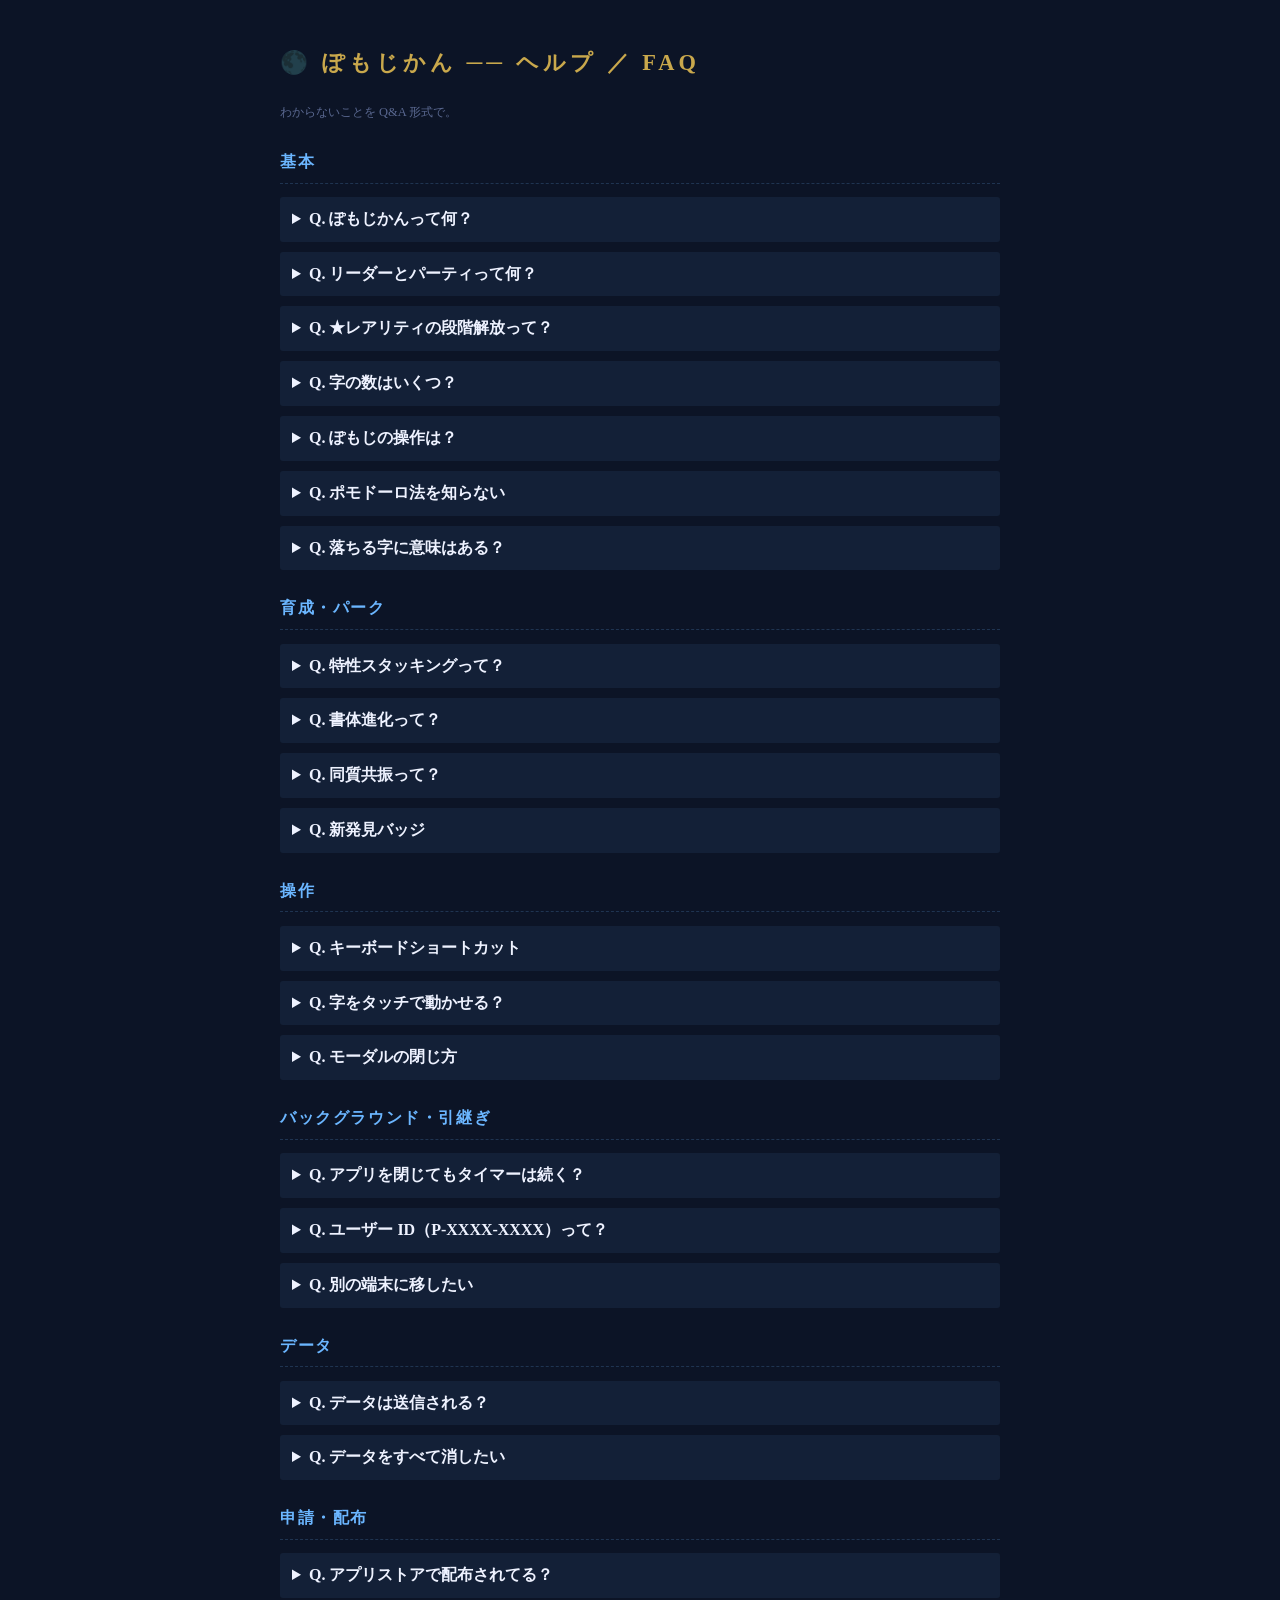
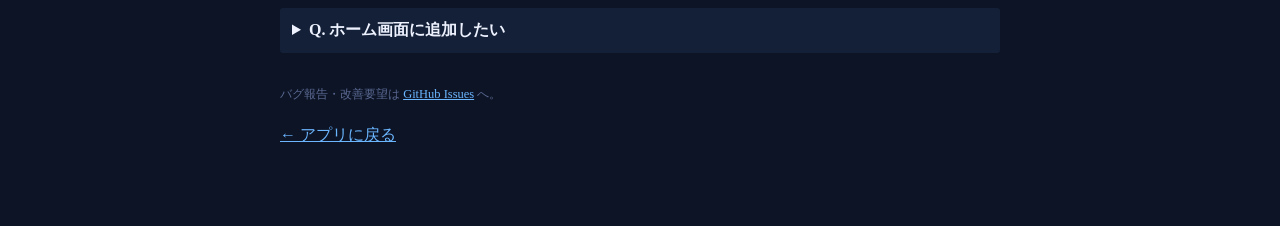
<file: help.html>
<!DOCTYPE html>
<html lang="ja">
<head>
<meta charset="UTF-8">
<meta name="viewport" content="width=device-width, initial-scale=1.0">
<title>ヘルプ ── ぽもじかん</title>
<style>
body { background: #0c1426; color: #c8d0e8; font-family: 'Noto Serif JP', serif; max-width: 720px; margin: 0 auto; padding: 28px 18px 60px; line-height: 1.8; }
h1 { color: #c9a84c; font-size: 1.4rem; letter-spacing: 0.18em; margin-bottom: 18px; }
h2 { color: #6bb6ff; font-size: 1.0rem; margin-top: 24px; letter-spacing: 0.1em; border-bottom: 1px dashed rgba(107,182,255,0.2); padding-bottom: 6px; }
details { margin: 10px 0; }
summary { cursor: pointer; padding: 8px 12px; background: rgba(107,182,255,0.08); border-radius: 3px; color: #eef2ff; font-weight: 700; }
summary:hover { background: rgba(107,182,255,0.15); }
details[open] summary { background: rgba(201,168,76,0.18); color: #c9a84c; }
.body { padding: 8px 14px; font-size: 0.88rem; line-height: 1.9; }
.muted { color: #5a6890; font-size: 0.78rem; }
a { color: #6bb6ff; }
</style>
</head>
<body>
<h1>🌑 ぽもじかん ── ヘルプ ／ FAQ</h1>
<p class="muted">わからないことを Q&A 形式で。</p>

<h2>基本</h2>
<details><summary>Q. ぽもじかんって何？</summary><div class="body">A. 字を集め、育てる文字育成ポモドーロ。集中時間は <strong>「字」が画面に降って</strong>きて、休憩時間にそれが <strong>泡となって浮上し、リーダーの経験値</strong>になります。25 分作業＋5 分休憩のリズムで集中する装置に、4 体パーティの育成ゲームを重ねた構造。</div></details>
<details><summary>Q. リーダーとパーティって何？</summary><div class="body">A. 最初に <strong>リーダー 1 字</strong>（ひらがな・カタカナ・漢字どれでも）を選び、好きな名前を付けます。あとから仲間を増やして <strong>最大 4 体</strong>のパーティに。<br>・<strong>リーダー</strong>：消滅不可・最も成長する核<br>・<strong>仲間</strong>（最大 3 体）：消滅不可・リーダーと一緒に育つ<br>この 4 体は<strong>優先的に降ってきます</strong>。集中で集めた字も、休憩で消えた字も、すべて 4 体の EXP として均等配分される。</div></details>
<details><summary>Q. ★レアリティの段階解放って？</summary><div class="body">A. パーティの平均 Lv が上がるごとに、降ってくる字の <strong>種類</strong>が広がります（v2 文字種ベース・累積式）：<br>・<strong>★1</strong>（Lv 1〜）：ひらがな ── 始まりの音<br>・<strong>★2</strong>（Lv 3〜）：カタカナ ── もうひとつの音<br>・<strong>★3</strong>（Lv 6〜）：数字 ── 量と順序<br>・<strong>★4</strong>（Lv 10〜）：英語 ── 異邦の文字<br>・<strong>★5</strong>（Lv 15〜）：五段 ── 基礎の漢字<br>・<strong>★6</strong>（Lv 22〜）：六段 ── 日常の漢字<br>・<strong>★7</strong>（Lv 30〜）：七段 ── 慣用の漢字<br>・<strong>★8</strong>（Lv 45〜）：八段 ── 深まりの漢字<br>・<strong>★9</strong>（Lv 65〜）：九段 ── 美と古典<br>・<strong>★10</strong>（Lv 100〜）：拾段 ── 七徳七大罪・神字<br>上位 tier 解放後も <strong>下位の字も引き続き降ります</strong>（段階置換ではなく累積）。レアほど落下速度がゆっくり（最大 0.50 倍）。</div></details>
<details><summary>Q. 字の数はいくつ？</summary><div class="body">A. <strong>874 字</strong>（★1=81 / ★2=82 / ★3=34 / ★4=52 / ★5=151 / ★6=208 / ★7=137 / ★8=97 / ★9=13 / ★10=19）。<br>そこから <strong>274 個の熟語レシピ</strong>が組める（同じ字どうしを衝突させると合成判定）。★1 ひらがなだけでも「あい」「うた」「ひと」などが成立。</div></details>
<details><summary>Q. ぽもじの操作は？</summary><div class="body">A. 4 種類の操作で遊びます：<br>・<strong>シングルタップ</strong> ＝ 拾う（小EXP＋ストック+1）<br>・<strong>ダブルタップ</strong> ＝ 📌 ピン留め（寿命無効・棚に固定／もう一度で解除）<br>・<strong>ドラッグ</strong> ＝ 投擲。パーティカードに落とせば餌付け、画面外に投げれば撃墜EXP、字に重ねれば融合<br>・<strong>長押し（650ms）</strong> ＝ 字の詳細表示（関連熟語など）<br>リーダー・仲間 4 体は消滅できません（誤タップ防止）。</div></details>
<details><summary>Q. ポモドーロ法を知らない</summary><div class="body">A. 25分作業→5分休憩を 4〜6 セット繰り返す時間管理術。ぽもじかんは時間設定を自由に変えられます（プリセット 25/5・50/10・15/3 + カスタム秒）。</div></details>
<details><summary>Q. 落ちる字に意味はある？</summary><div class="body">A. 字にはタグが付いています：七徳・七大罪・感情・時・禅・神字・武・学・自然・植物・美・宗教・仏教・思想 ほか。タグから自動で固有特性（パーク）が割り当てられ、パーティ 4 体ぶん同時に効果が積まれます（ヴァンパイアサバイバー方式）。</div></details>

<h2>育成・パーク</h2>
<details><summary>Q. 特性スタッキングって？</summary><div class="body">A. リーダー・仲間それぞれに、字のタグから固有パーク（特性）が付きます。例：七徳タグ → 「七徳の徳」（七徳熟語成立時 全員XP+50%）。同じパークをパーティが複数持つと効果が積まれます。 落下速度・合体判定範囲・EXP獲得・進化Lv閾値・落下数・特定タグへのボーナスなど、20 種以上のパークが組み合わせを生みます。</div></details>
<details><summary>Q. 書体進化って？</summary><div class="body">A. 字が Lv 10・30・70 で書体進化します：楷書 → 行書 → 草書。進化マーカー（✦／✧／☀）が字の上に表示されます。</div></details>
<details><summary>Q. 同質共振って？</summary><div class="body">A. 同じタグ（七徳・七大罪・感情・水・火など）の字を融合すると XP+50% のボーナスがつきます。タグ系のパークがあるとさらに乗算で増える。</div></details>
<details><summary>Q. 新発見バッジ</summary><div class="body">A. 初めて見る字に金色の「新」マークがつきます。図鑑で達成率を確認できる。</div></details>

<h2>操作</h2>
<details><summary>Q. キーボードショートカット</summary><div class="body">A. Space=開始/停止 ／ R=リセット ／ Esc=モーダル閉じる ／ Ctrl+S=データ書き出し</div></details>
<details><summary>Q. 字をタッチで動かせる？</summary><div class="body">A. はい。指で掴んで投げられます。フリック速度で慣性が乗る物理ドラッグです。<strong>画面外に投げると撃墜EXP</strong>（スマブラ式・速度に応じてボーナス）。</div></details>
<details><summary>Q. モーダルの閉じ方</summary><div class="body">A. 「閉じる」ボタン / Esc キー / モーダル外の暗い部分をタップ / モーダルを下スワイプ。</div></details>

<h2>バックグラウンド・引継ぎ</h2>
<details><summary>Q. アプリを閉じてもタイマーは続く？</summary><div class="body">A. はい。バックグラウンドでもタイマーは進みます。復帰時に、隠れていた時間ぶんの「オフラインボーナス」字（約 50%）が一気に降ってきます。</div></details>
<details><summary>Q. ユーザー ID（P-XXXX-XXXX）って？</summary><div class="body">A. 初回プレイ時に自動発行される、あなただけの識別子です。サーバーには送られず端末内のみ。サポート依頼の際にこの ID を提示してください。</div></details>
<details><summary>Q. 別の端末に移したい</summary><div class="body">A. 📊 記録 → 「引継ぎコード」を発行 → 別端末で同じコードから復元できます。</div></details>

<h2>データ</h2>
<details><summary>Q. データは送信される？</summary><div class="body">A. 一切送信されません。すべて端末の localStorage（キー名：<code>pomojikan_v30</code>）に保存。アクセス解析もありません。詳しくは <a href="privacy.html">プライバシーポリシー</a>。</div></details>
<details><summary>Q. データをすべて消したい</summary><div class="body">A. 📊 記録 → 「危険な操作」→「全データを消去」（2 段階確認）。ブラウザの設定からサイトデータを削除しても全消去できます。</div></details>

<h2>申請・配布</h2>
<details><summary>Q. アプリストアで配布されてる？</summary><div class="body">A. 現在 Web 版（PWA）のみ公開中：<a href="https://rainybrainch.github.io/pomojikan/">rainybrainch.github.io/pomojikan/</a>。Google Play への申請を準備中です。</div></details>
<details><summary>Q. ホーム画面に追加したい</summary><div class="body">A. iOS Safari：共有→ホーム画面に追加 ／ Android Chrome：⋮→アプリをインストール。</div></details>

<p class="muted" style="margin-top:30px;">バグ報告・改善要望は <a href="https://github.com/rainybrainch/pomojikan/issues" target="_blank">GitHub Issues</a> へ。</p>
<p><a href="./">← アプリに戻る</a></p>
</body>
</html>
</file>
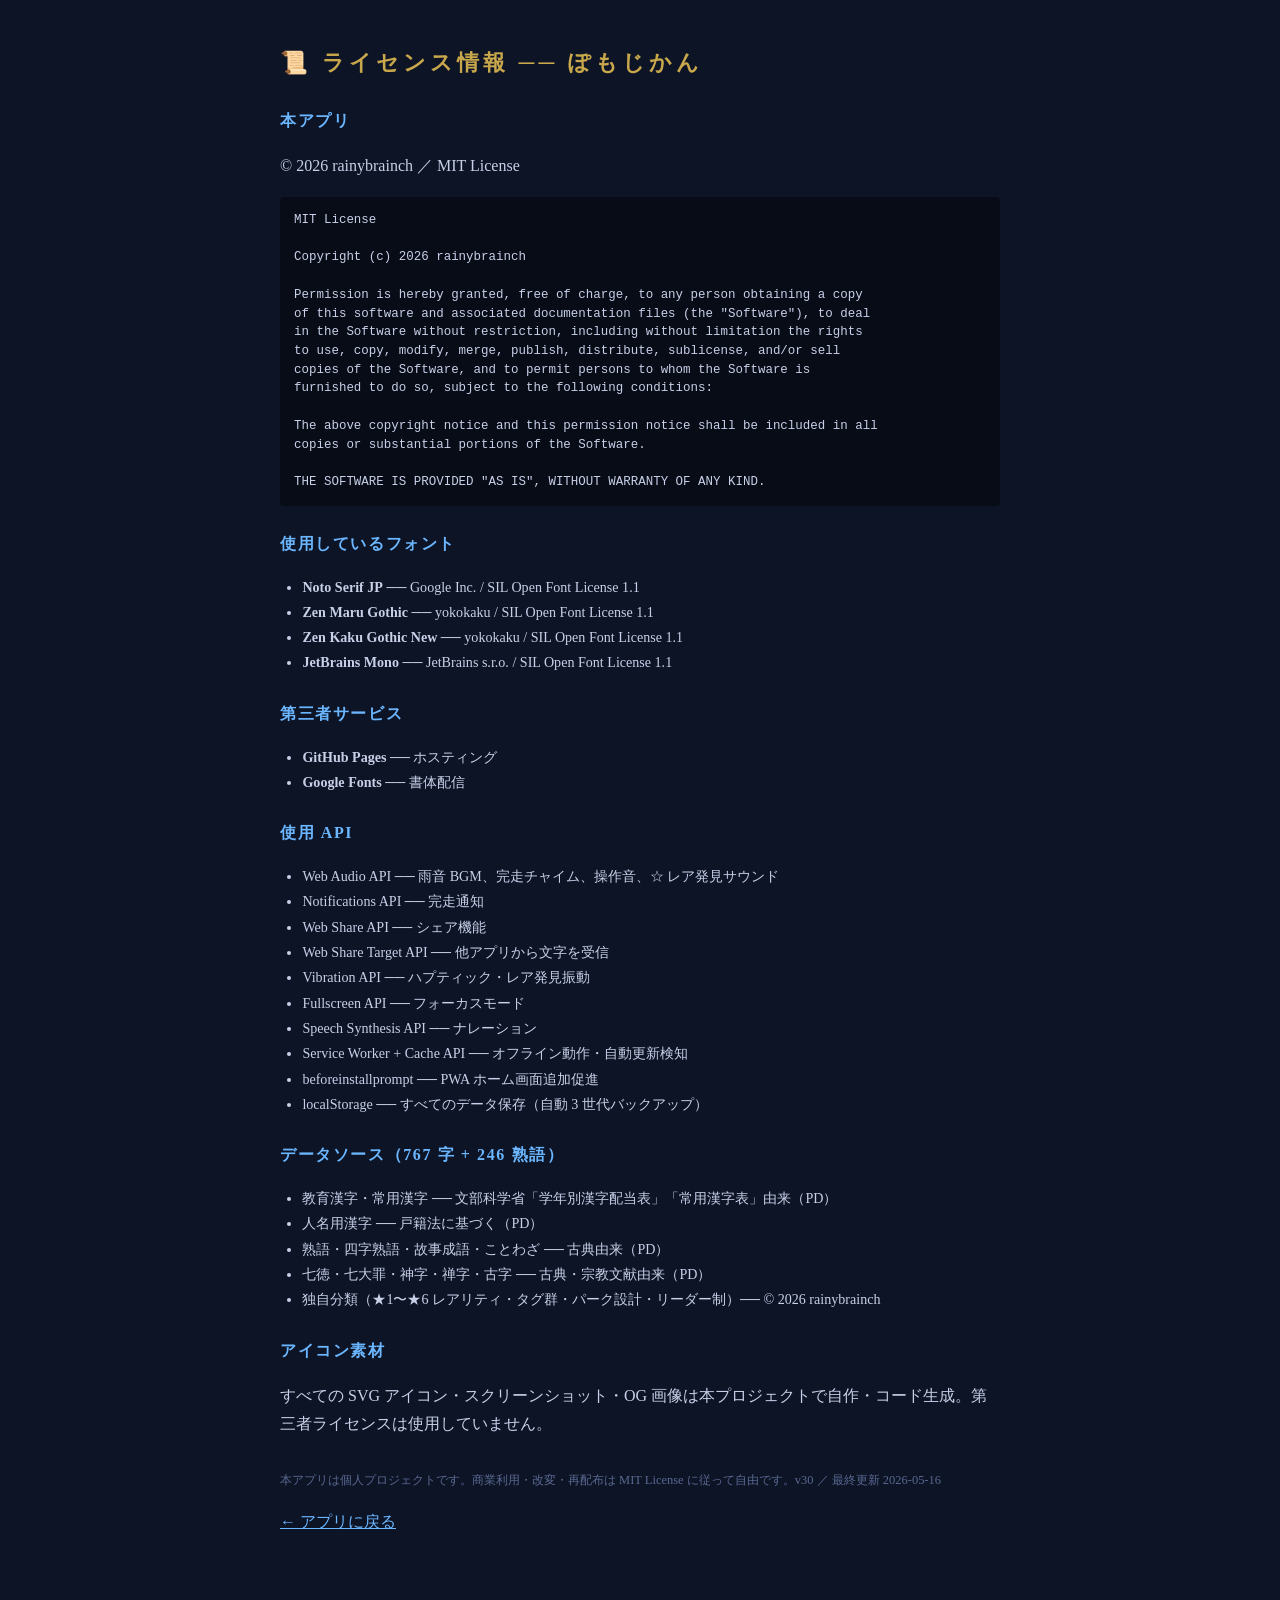
<file: license.html>
<!DOCTYPE html>
<html lang="ja">
<head>
<meta charset="UTF-8">
<meta name="viewport" content="width=device-width, initial-scale=1.0">
<title>ライセンス ── ぽもじかん</title>
<style>
body { background: #0c1426; color: #c8d0e8; font-family: 'Noto Serif JP', serif; max-width: 720px; margin: 0 auto; padding: 28px 18px 60px; line-height: 1.8; }
h1 { color: #c9a84c; font-size: 1.4rem; letter-spacing: 0.18em; margin-bottom: 18px; }
h2 { color: #6bb6ff; font-size: 1.0rem; margin-top: 24px; letter-spacing: 0.1em; }
pre { background: rgba(0,0,0,0.4); padding: 14px; border-radius: 4px; font-family: 'JetBrains Mono', monospace; font-size: 0.78rem; overflow-x: auto; line-height: 1.5; }
.muted { color: #5a6890; font-size: 0.78rem; }
a { color: #6bb6ff; }
ul { padding-left: 1.4em; }
li { font-size: 0.88rem; }
</style>
</head>
<body>
<h1>📜 ライセンス情報 ── ぽもじかん</h1>

<h2>本アプリ</h2>
<p>© 2026 rainybrainch ／ MIT License</p>
<pre>MIT License

Copyright (c) 2026 rainybrainch

Permission is hereby granted, free of charge, to any person obtaining a copy
of this software and associated documentation files (the "Software"), to deal
in the Software without restriction, including without limitation the rights
to use, copy, modify, merge, publish, distribute, sublicense, and/or sell
copies of the Software, and to permit persons to whom the Software is
furnished to do so, subject to the following conditions:

The above copyright notice and this permission notice shall be included in all
copies or substantial portions of the Software.

THE SOFTWARE IS PROVIDED "AS IS", WITHOUT WARRANTY OF ANY KIND.</pre>

<h2>使用しているフォント</h2>
<ul>
  <li><strong>Noto Serif JP</strong> ── Google Inc. / SIL Open Font License 1.1</li>
  <li><strong>Zen Maru Gothic</strong> ── yokokaku / SIL Open Font License 1.1</li>
  <li><strong>Zen Kaku Gothic New</strong> ── yokokaku / SIL Open Font License 1.1</li>
  <li><strong>JetBrains Mono</strong> ── JetBrains s.r.o. / SIL Open Font License 1.1</li>
</ul>

<h2>第三者サービス</h2>
<ul>
  <li><strong>GitHub Pages</strong> ── ホスティング</li>
  <li><strong>Google Fonts</strong> ── 書体配信</li>
</ul>

<h2>使用 API</h2>
<ul>
  <li>Web Audio API ── 雨音 BGM、完走チャイム、操作音、☆ レア発見サウンド</li>
  <li>Notifications API ── 完走通知</li>
  <li>Web Share API ── シェア機能</li>
  <li>Web Share Target API ── 他アプリから文字を受信</li>
  <li>Vibration API ── ハプティック・レア発見振動</li>
  <li>Fullscreen API ── フォーカスモード</li>
  <li>Speech Synthesis API ── ナレーション</li>
  <li>Service Worker + Cache API ── オフライン動作・自動更新検知</li>
  <li>beforeinstallprompt ── PWA ホーム画面追加促進</li>
  <li>localStorage ── すべてのデータ保存（自動 3 世代バックアップ）</li>
</ul>

<h2>データソース（767 字 + 246 熟語）</h2>
<ul>
  <li>教育漢字・常用漢字 ── 文部科学省「学年別漢字配当表」「常用漢字表」由来（PD）</li>
  <li>人名用漢字 ── 戸籍法に基づく（PD）</li>
  <li>熟語・四字熟語・故事成語・ことわざ ── 古典由来（PD）</li>
  <li>七徳・七大罪・神字・禅字・古字 ── 古典・宗教文献由来（PD）</li>
  <li>独自分類（★1〜★6 レアリティ・タグ群・パーク設計・リーダー制）── © 2026 rainybrainch</li>
</ul>

<h2>アイコン素材</h2>
<p>すべての SVG アイコン・スクリーンショット・OG 画像は本プロジェクトで自作・コード生成。第三者ライセンスは使用していません。</p>

<p class="muted" style="margin-top:30px;">本アプリは個人プロジェクトです。商業利用・改変・再配布は MIT License に従って自由です。v30 ／ 最終更新 2026-05-16</p>
<p><a href="./">← アプリに戻る</a></p>
</body>
</html>
</file>
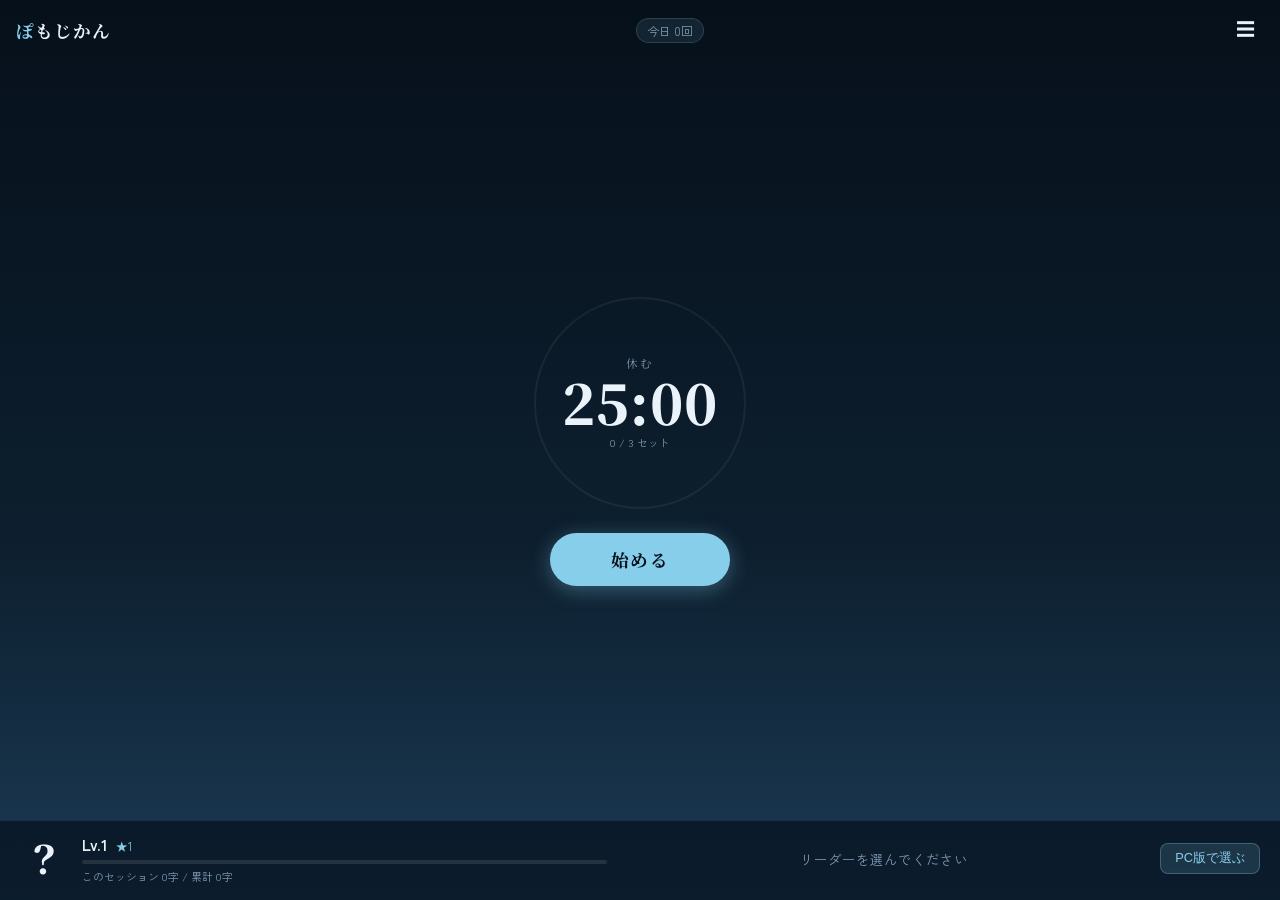
<file: mobile.html>
<!DOCTYPE html>
<html lang="ja">
<head>
<meta charset="UTF-8">
<meta name="viewport" content="width=device-width, initial-scale=1, viewport-fit=cover">
<meta name="theme-color" content="#06101b">
<meta name="apple-mobile-web-app-capable" content="yes">
<meta name="apple-mobile-web-app-status-bar-style" content="black-translucent">
<meta name="apple-mobile-web-app-title" content="ぽもじかん">
<meta name="description" content="字を拾うポモドーロ ── スマホ版">
<link rel="manifest" href="manifest.json">
<link rel="icon" type="image/svg+xml" href="icon.svg">
<link rel="preconnect" href="https://fonts.googleapis.com">
<link rel="preconnect" href="https://fonts.gstatic.com" crossorigin>
<link href="https://fonts.googleapis.com/css2?family=Noto+Serif+JP:wght@400;700;900&family=Zen+Kaku+Gothic+New:wght@300;400;500;700&display=swap" rel="stylesheet">
<title>ぽもじかん</title>
<style>
/* ── リセット ── */
*, *::before, *::after { box-sizing: border-box; margin: 0; padding: 0; }
html, body {
  width: 100%; height: 100%;
  background: #06101b;
  color: #eaf2fa;
  font-family: 'Zen Kaku Gothic New', sans-serif;
  overflow: hidden;
  -webkit-font-smoothing: antialiased;
  touch-action: none;
  user-select: none;
}

/* ── レイアウト ── */
#app {
  position: fixed; inset: 0;
  display: flex; flex-direction: column;
  background: linear-gradient(180deg, #06101b 0%, #0d1f2e 60%, #1b3a55 100%);
}

/* ── ヘッダ ── */
#m-header {
  flex: 0 0 auto;
  display: flex; align-items: center; justify-content: space-between;
  padding: max(env(safe-area-inset-top, 12px), 12px) 16px 10px;
  z-index: 20;
}
#m-brand {
  font-family: 'Noto Serif JP', serif;
  font-size: 1.1rem; font-weight: 700;
  color: #eaf2fa; letter-spacing: .06em;
}
#m-brand .b-accent { color: #87ceeb; }
#m-today {
  font-size: .75rem; color: #7c98b0;
  background: rgba(135,206,235,.10);
  border: 1px solid rgba(135,206,235,.18);
  border-radius: 999px; padding: 3px 10px;
}
#m-menu-btn {
  background: none; border: none; cursor: pointer;
  color: #eaf2fa; font-size: 1.2rem;
  width: 36px; height: 36px;
  display: flex; align-items: center; justify-content: center;
  border-radius: 50%;
}

/* ── 落下フィールド ── */
#fall-field {
  position: absolute; inset: 0;
  pointer-events: none;
  z-index: 5;
}
.f-char {
  position: absolute;
  top: -70px;
  font-family: 'Noto Serif JP', serif;
  font-weight: 700;
  cursor: pointer;
  pointer-events: all;
  animation: fall linear forwards;
  border-radius: 50%;
  display: flex; align-items: center; justify-content: center;
  transition: transform .1s, opacity .1s;
  -webkit-tap-highlight-color: transparent;
}
.f-char:active { transform: scale(1.3); }
@keyframes fall {
  0%   { top: -70px; opacity: 0; }
  8%   { opacity: 1; }
  92%  { opacity: 1; }
  100% { top: 108vh; opacity: 0; }
}
.f-char.caught {
  animation: catch-pop .4s cubic-bezier(.2,1.4,.4,1) forwards;
  pointer-events: none;
}
@keyframes catch-pop {
  0%   { transform: scale(1); opacity: 1; }
  40%  { transform: scale(1.5); opacity: 1; filter: brightness(1.8) drop-shadow(0 0 14px #87ceeb); }
  100% { transform: scale(.2); opacity: 0; }
}
.f-xp-pop {
  position: absolute;
  font-family: 'Noto Serif JP', serif;
  font-size: .85rem; font-weight: 700;
  color: #87ceeb;
  pointer-events: none;
  animation: xp-rise .9s ease-out forwards;
  z-index: 10;
}
@keyframes xp-rise {
  0%   { transform: translateY(0); opacity: 1; }
  100% { transform: translateY(-50px); opacity: 0; }
}

/* ── メインエリア ── */
#m-main {
  flex: 1 1 auto;
  display: flex; flex-direction: column;
  align-items: center; justify-content: center;
  gap: 20px;
  position: relative; z-index: 10;
  pointer-events: none;
}

/* ── タイマーリング ── */
#timer-wrap {
  position: relative;
  width: 220px; height: 220px;
  display: flex; align-items: center; justify-content: center;
  pointer-events: all;
}
#timer-svg {
  position: absolute; inset: 0; width: 100%; height: 100%;
  transform: rotate(-90deg);
}
#ring-bg { fill: none; stroke: rgba(255,255,255,.06); stroke-width: 2; }
#ring-fg {
  fill: none; stroke: #87ceeb; stroke-width: 2.6;
  stroke-linecap: round;
  stroke-dasharray: 659.73; /* 2π×105 */
  stroke-dashoffset: 0;
  transition: stroke-dashoffset .5s linear, stroke .3s;
}
#timer-inner {
  display: flex; flex-direction: column; align-items: center; gap: 4px;
  z-index: 1;
}
#timer-mode {
  font-size: .72rem; color: #7c98b0; letter-spacing: .15em;
  font-family: 'Noto Serif JP', serif;
}
#timer-time {
  font-family: 'Noto Serif JP', serif;
  font-size: 3.4rem; font-weight: 900;
  color: #eaf2fa; letter-spacing: .02em;
  font-variant-numeric: tabular-nums;
  line-height: 1;
}
#timer-sets {
  font-size: .68rem; color: #7c98b0;
}

/* ── CTAボタン ── */
#cta-btn {
  pointer-events: all;
  min-width: 180px; padding: 14px 32px;
  background: #87ceeb;
  color: #06101b;
  border: none; border-radius: 999px;
  font-family: 'Noto Serif JP', serif;
  font-size: 1.1rem; font-weight: 700;
  cursor: pointer;
  letter-spacing: .08em;
  box-shadow: 0 4px 20px rgba(135,206,235,.35);
  transition: transform .12s, box-shadow .12s;
  -webkit-tap-highlight-color: transparent;
}
#cta-btn:active { transform: scale(.96); box-shadow: 0 2px 10px rgba(135,206,235,.2); }
#cta-btn.rest-mode { background: #f0d48a; color: #1a0d08; box-shadow: 0 4px 20px rgba(240,212,138,.35); }
#cta-btn.pause-mode {
  background: transparent; color: #eaf2fa;
  border: 1.5px solid rgba(135,206,235,.4);
  box-shadow: none;
}

/* ── リーダーストリップ ── */
#leader-strip {
  flex: 0 0 auto;
  padding: 12px 20px max(env(safe-area-inset-bottom, 16px), 16px);
  background: rgba(7,17,28,.7);
  backdrop-filter: blur(12px);
  border-top: 1px solid rgba(135,206,235,.12);
  display: flex; align-items: center; gap: 14px;
  z-index: 20;
}
#leader-char {
  font-family: 'Noto Serif JP', serif;
  font-size: 2.4rem; font-weight: 900;
  color: #eaf2fa; min-width: 48px;
  text-align: center; line-height: 1;
}
#leader-info { flex: 1; }
#leader-name-row {
  display: flex; align-items: baseline; gap: 8px;
  margin-bottom: 5px;
}
#leader-lv { font-size: .95rem; color: #eaf2fa; font-weight: 700; }
#leader-rarity { font-size: .72rem; color: #87ceeb; }
#leader-evo { font-size: .72rem; color: #f0d48a; }
#leader-xp-bar {
  height: 4px; border-radius: 2px;
  background: rgba(255,255,255,.10);
  overflow: hidden; margin-bottom: 4px;
}
#leader-xp-fill {
  height: 100%; border-radius: 2px;
  background: linear-gradient(90deg, #87ceeb, #b8e0f5);
  transition: width .3s ease;
}
#leader-stats { font-size: .68rem; color: #7c98b0; }
#no-leader-msg {
  flex: 1; font-size: .85rem; color: #7c98b0;
  text-align: center;
}
#no-leader-btn {
  background: rgba(135,206,235,.15);
  border: 1px solid rgba(135,206,235,.3);
  border-radius: 8px; color: #87ceeb;
  font-size: .8rem; padding: 6px 14px;
  cursor: pointer; white-space: nowrap;
}

/* ── セッション完了オーバーレイ ── */
#complete-overlay {
  position: fixed; inset: 0; z-index: 100;
  background: rgba(6,16,27,.92);
  backdrop-filter: blur(16px);
  display: flex; flex-direction: column;
  align-items: center; justify-content: center;
  gap: 18px; padding: 32px 24px;
  animation: fade-in .4s ease;
}
#complete-overlay.hidden { display: none; }
@keyframes fade-in { from { opacity: 0; } to { opacity: 1; } }
#co-icon { font-size: 3rem; }
#co-title {
  font-family: 'Noto Serif JP', serif;
  font-size: 1.6rem; font-weight: 900;
  color: #eaf2fa; letter-spacing: .06em;
}
#co-stats {
  display: flex; gap: 24px;
  text-align: center;
}
.co-stat-val {
  font-family: 'Noto Serif JP', serif;
  font-size: 2rem; font-weight: 900; color: #87ceeb;
  display: block;
}
.co-stat-lbl { font-size: .72rem; color: #7c98b0; }
#co-uiki-btn {
  width: 100%; max-width: 320px;
  padding: 14px;
  background: rgba(135,206,235,.15);
  border: 1.5px solid rgba(135,206,235,.4);
  border-radius: 12px;
  color: #eaf2fa; font-size: .95rem;
  cursor: pointer;
  font-family: 'Zen Kaku Gothic New', sans-serif;
  transition: background .15s;
}
#co-uiki-btn:active { background: rgba(135,206,235,.25); }
#co-next-btn {
  width: 100%; max-width: 320px;
  padding: 14px;
  background: #87ceeb;
  border: none; border-radius: 12px;
  color: #06101b; font-size: .95rem; font-weight: 700;
  cursor: pointer;
  font-family: 'Noto Serif JP', serif;
  transition: transform .12s;
}
#co-next-btn:active { transform: scale(.97); }

/* ── メニュードロワー ── */
#menu-overlay {
  position: fixed; inset: 0; z-index: 200;
  background: rgba(0,0,0,.5);
  backdrop-filter: blur(6px);
}
#menu-overlay.hidden { display: none; }
#menu-drawer {
  position: fixed; bottom: 0; left: 0; right: 0;
  background: #0d1f2e;
  border-top: 1px solid rgba(135,206,235,.15);
  border-radius: 20px 20px 0 0;
  padding: 20px 20px max(env(safe-area-inset-bottom, 20px), 20px);
  animation: slide-up .3s cubic-bezier(.2,.7,.3,1);
}
@keyframes slide-up { from { transform: translateY(100%); } to { transform: translateY(0); } }
.menu-item {
  display: flex; align-items: center; gap: 12px;
  width: 100%; padding: 14px 12px;
  background: none; border: none;
  border-radius: 10px; color: #eaf2fa;
  font-size: .95rem; cursor: pointer;
  text-align: left; font-family: inherit;
  transition: background .12s;
}
.menu-item:active { background: rgba(135,206,235,.10); }
.menu-item-icon { font-size: 1.2rem; width: 28px; text-align: center; }
.menu-sep { height: 1px; background: rgba(255,255,255,.08); margin: 6px 0; }

/* ── タイマー設定 ── */
#timer-settings {
  position: fixed; inset: 0; z-index: 300;
  background: rgba(6,16,27,.95);
  display: flex; flex-direction: column;
  align-items: center; justify-content: center;
  gap: 20px; padding: 32px 24px;
}
#timer-settings.hidden { display: none; }
.ts-title {
  font-family: 'Noto Serif JP', serif;
  font-size: 1.3rem; font-weight: 700; color: #eaf2fa;
}
.ts-row {
  display: flex; align-items: center; gap: 12px; width: 100%; max-width: 320px;
}
.ts-label { font-size: .85rem; color: #7c98b0; width: 60px; }
.ts-input {
  flex: 1; padding: 10px 14px;
  background: rgba(255,255,255,.07);
  border: 1px solid rgba(135,206,235,.2);
  border-radius: 8px; color: #eaf2fa;
  font-size: 1rem; text-align: center;
  font-family: 'Noto Serif JP', serif;
}
.ts-input:focus { outline: none; border-color: #87ceeb; }
.ts-apply {
  width: 100%; max-width: 320px; padding: 14px;
  background: #87ceeb; border: none; border-radius: 12px;
  color: #06101b; font-weight: 700; font-size: 1rem;
  cursor: pointer; font-family: 'Noto Serif JP', serif;
}

/* ── 世界テーマ（ぽもじかんPC版と連動） ── */
body[data-world="sumido"]    { background-color: #e8dcc0; color: #1a1410; }
body[data-world="sumido"]    #app { background: linear-gradient(180deg,#e8dcc0,#f6eede); }
body[data-world="sumido"]    #ring-fg { stroke: #8a2a26; }
body[data-world="sumido"]    #cta-btn { background:#8a2a26; color:#fff; box-shadow:0 4px 20px rgba(138,42,38,.35); }
body[data-world="sumido"]    #leader-strip { background: rgba(232,220,192,.85); border-top-color: rgba(138,42,38,.2); }
body[data-world="sumido"]    #timer-time, body[data-world="sumido"] #leader-lv { color: #1a1410; }
body[data-world="kokeniwa"]  #app { background: linear-gradient(180deg,#152018,#2a3e2c); }
body[data-world="kokeniwa"]  #ring-fg { stroke: #9bc080; }
body[data-world="kokeniwa"]  #cta-btn { background:#9bc080; color:#152018; box-shadow:0 4px 20px rgba(155,192,128,.35); }
body[data-world="kinkaku"]   #app { background: linear-gradient(180deg,#1a0d08,#48261a); }
body[data-world="kinkaku"]   #ring-fg { stroke: #e4b060; }
body[data-world="kinkaku"]   #cta-btn { background:#e4b060; color:#1a0d08; box-shadow:0 4px 20px rgba(228,176,96,.35); }
body[data-world="harugasumi"] { background-color: #f0d8de; color: #2a1a26; }
body[data-world="harugasumi"] #app { background: linear-gradient(180deg,#f0d8de,#fcf0f0); }
body[data-world="harugasumi"] #ring-fg { stroke: #c46090; }
body[data-world="harugasumi"] #cta-btn { background:#c46090; color:#fff; box-shadow:0 4px 20px rgba(196,96,144,.35); }
body[data-world="harugasumi"] #leader-strip { background: rgba(240,216,222,.85); }
body[data-world="harugasumi"] #timer-time, body[data-world="harugasumi"] #leader-lv { color: #2a1a26; }
</style>
</head>
<body>
<div id="app">

  <!-- ヘッダ -->
  <header id="m-header">
    <div id="m-brand"><span class="b-accent">ぽ</span>もじかん</div>
    <div id="m-today">今日 <span id="today-cycles">0</span>回</div>
    <button id="m-menu-btn" aria-label="メニュー">☰</button>
  </header>

  <!-- 落下フィールド -->
  <div id="fall-field"></div>

  <!-- メイン（タイマー＋CTA） -->
  <div id="m-main">
    <div id="timer-wrap">
      <svg id="timer-svg" viewBox="0 0 220 220" aria-hidden="true">
        <circle id="ring-bg" cx="110" cy="110" r="105"/>
        <circle id="ring-fg" cx="110" cy="110" r="105"/>
      </svg>
      <div id="timer-inner">
        <div id="timer-mode">休む</div>
        <div id="timer-time">25:00</div>
        <div id="timer-sets">— / — セット</div>
      </div>
    </div>
    <button id="cta-btn">始める</button>
  </div>

  <!-- リーダーストリップ -->
  <div id="leader-strip">
    <div id="leader-char">？</div>
    <div id="leader-info" class="hidden">
      <div id="leader-name-row">
        <span id="leader-lv">Lv.1</span>
        <span id="leader-rarity">★1</span>
        <span id="leader-evo"></span>
      </div>
      <div id="leader-xp-bar"><div id="leader-xp-fill" style="width:0%"></div></div>
      <div id="leader-stats">このセッション <span id="sess-caught">0</span>字 / 累計 <span id="total-caught">0</span>字</div>
    </div>
    <div id="no-leader-msg">リーダーを選んでください</div>
    <button id="no-leader-btn">PC版で選ぶ</button>
  </div>

</div><!-- /app -->

<!-- セッション完了オーバーレイ -->
<div id="complete-overlay" class="hidden">
  <div id="co-icon">🌧</div>
  <div id="co-title">集中完了</div>
  <div id="co-stats">
    <div>
      <span class="co-stat-val" id="co-cycles">0</span>
      <span class="co-stat-lbl">回</span>
    </div>
    <div>
      <span class="co-stat-val" id="co-caught">0</span>
      <span class="co-stat-lbl">字拾った</span>
    </div>
    <div>
      <span class="co-stat-val" id="co-xp">0</span>
      <span class="co-stat-lbl">XP獲得</span>
    </div>
  </div>
  <button id="co-uiki-btn">📋 UIKIに記録する</button>
  <button id="co-next-btn">続ける</button>
</div>

<!-- メニューオーバーレイ -->
<div id="menu-overlay" class="hidden">
  <div id="menu-drawer">
    <button class="menu-item" id="mn-timer"><span class="menu-item-icon">⏱</span>タイマー設定</button>
    <button class="menu-item" id="mn-uiki"><span class="menu-item-icon">🌧</span>UIKIを開く</button>
    <div class="menu-sep"></div>
    <button class="menu-item" id="mn-pc"><span class="menu-item-icon">💻</span>PC版（フル機能）を開く</button>
    <div class="menu-sep"></div>
    <button class="menu-item" id="mn-close"><span class="menu-item-icon">✕</span>閉じる</button>
  </div>
</div>

<!-- タイマー設定 -->
<div id="timer-settings" class="hidden">
  <div class="ts-title">タイマー設定</div>
  <div class="ts-row">
    <span class="ts-label">作業</span>
    <input class="ts-input" id="ts-work" type="number" min="1" max="180" value="25"> 分
  </div>
  <div class="ts-row">
    <span class="ts-label">休憩</span>
    <input class="ts-input" id="ts-rest" type="number" min="1" max="60" value="5"> 分
  </div>
  <div class="ts-row">
    <span class="ts-label">セット数</span>
    <input class="ts-input" id="ts-sets" type="number" min="1" max="20" value="3">
  </div>
  <button class="ts-apply" id="ts-apply">適用</button>
</div>

<script>
'use strict';
/* ═══════════════════════════════════════════
   ぽもじかん Mobile ── スマホ特化版
   ・PC版（pomojikan_v30）のデータを読み書き共有
   ・タップのみ・物理エンジンなし
   ・タイマー完了でUIKI連携
   ═══════════════════════════════════════════ */

// ── 定数 ──────────────────────────────────────
const LS_KEY = 'pomojikan_v30';
const SHARED_KEY = 'shared_pomojikan_party';

const RARITY_TO_TIER = {
  '★1':1,'★2':2,'★3':3,'★4':4,'★5':5,'★6':6,'★7':7,'★8':8,
  '★9':9,'★10':10,'★11':11,'★12':12,'★13':13,'★14':14,'★15':15,'★16':16
};
const EVO_STAGE_LV = [10,30,70,150,300,600,1000,2000,5000,10000,30000,100000,300000,1000000,10000000];
const EVO_GLYPH    = ['','✦','✧','✩','☆','✯','✪','❂','✺','✹','𓂀','𓁹','𒀭','☥','⚛','∞'];

// テーマ別グリフプール
const GLYPH_POOL = {
  yoruame:    ['雨','雫','音','静','間','詩','夜','藍','澄','響','水','心','空','陰','閑','霧','滴'],
  sumido:     ['道','無','空','禅','一','心','静','寂','字','墨','書','茶','花','月','風','松','竹'],
  kokeniwa:   ['苔','葉','緑','森','石','風','木','蔭','滴','光','土','岩','幽','玄','蘚','苑','庭'],
  kinkaku:    ['金','閣','炎','陽','輝','光','燦','焔','緋','朱','瑠','璃','華','栄','曜','煌','煉'],
  harugasumi: ['春','花','霞','桜','夢','麗','薄','紅','匂','和','咲','艶','雅','綻','麗','暖','陽'],
};
const DEFAULT_POOL = ['雨','心','光','夢','空','花','風','月','雲','星','水','音','詩','道','命'];

// ── 状態 ─────────────────────────────────────
let state = {};         // pomojikan_v30 から読む
let timerSec = 25*60;  // 残り秒
let totalSec = 25*60;  // フェーズ全体秒
let timerMode = 'idle'; // idle | work | rest
let timerInterval = null;
let setsDone = 0;
let setsTarget = 3;
let sessCaught = 0;
let sessXP = 0;
let spawnInterval = null;

// ── 読み込み ──────────────────────────────────
function loadState() {
  try { state = JSON.parse(localStorage.getItem(LS_KEY) || '{}'); } catch(e) { state = {}; }
  const t = state.timer || {};
  timerSec = totalSec = (t.workSec || 25*60);
  setsTarget = t.setsTarget || 3;
  setsDone = 0;
  applyWorldTheme();
}

function saveState() {
  try { localStorage.setItem(LS_KEY, JSON.stringify(state)); } catch(e) {}
  writeSharedParty();
}

function writeSharedParty() {
  const members = state.party?.members || [];
  const party = members.map(m => {
    const lv = m.level || 1;
    const stage = evoStage(lv);
    return {
      char: m.char, tier: RARITY_TO_TIER[m.rarity] || 1,
      lv, evoStage: stage, evoGlyph: EVO_GLYPH[stage] || ''
    };
  });
  try { localStorage.setItem(SHARED_KEY, JSON.stringify({ party, updatedAt: new Date().toISOString() })); } catch(e) {}
}

function evoStage(lv) {
  for (let i = EVO_STAGE_LV.length - 1; i >= 0; i--) {
    if (lv >= EVO_STAGE_LV[i]) return i + 1;
  }
  return 0;
}

// ── テーマ ────────────────────────────────────
function applyWorldTheme() {
  const w = state.themePref;
  const worlds = ['yoruame','sumido','kokeniwa','kinkaku','harugasumi'];
  document.body.dataset.world = worlds.includes(w) ? w : '';
  const meta = document.querySelector('meta[name="theme-color"]');
  const chromeMap = { yoruame:'#06101b', sumido:'#e0d2b0', kokeniwa:'#16201a', kinkaku:'#1a0c06', harugasumi:'#ecccd4' };
  if (meta) meta.content = chromeMap[w] || '#06101b';
}

// ── UI更新 ────────────────────────────────────
function getAccentColor() {
  const w = document.body.dataset.world;
  const map = { sumido:'#8a2a26', kokeniwa:'#9bc080', kinkaku:'#e4b060', harugasumi:'#c46090' };
  return map[w] || '#87ceeb';
}

function renderLeader() {
  const members = state.party?.members;
  const leader = members?.[state.party?.hero || 0];
  const char = document.getElementById('leader-char');
  const info = document.getElementById('leader-info');
  const noMsg = document.getElementById('no-leader-msg');
  const noBtn = document.getElementById('no-leader-btn');

  if (!leader) {
    char.textContent = '？';
    info.classList.add('hidden');
    noMsg.style.display = '';
    noBtn.style.display = '';
    return;
  }
  info.classList.remove('hidden');
  noMsg.style.display = 'none';
  noBtn.style.display = 'none';

  const stage = evoStage(leader.level || 1);
  const glyph = EVO_GLYPH[stage] || '';
  char.textContent = leader.char;
  char.style.textShadow = tierGlow(RARITY_TO_TIER[leader.rarity] || 1);
  document.getElementById('leader-lv').textContent = `Lv.${(leader.level || 1).toLocaleString()}`;
  document.getElementById('leader-rarity').textContent = leader.rarity || '★1';
  document.getElementById('leader-evo').textContent = glyph ? `${glyph} ${stage}段階` : '';
  // XPバー（PC版のexpForLevel計算を簡易再現）
  const expRatio = Math.min(1, (leader.exp || 0) / expForLevel(leader.level || 1));
  document.getElementById('leader-xp-fill').style.width = (expRatio * 100) + '%';
  document.getElementById('total-caught').textContent = (state.stats?.totalDrops || 0).toLocaleString();
  document.getElementById('sess-caught').textContent = sessCaught;
}

function expForLevel(lv) {
  // app.js と同じ式（pomojikan_v30 準拠）
  return Math.floor(250 * Math.pow(lv, 2.5));
}

function tierGlow(tier) {
  if (tier >= 16) return '0 0 18px gold, 0 0 30px #ff8';
  if (tier >= 14) return '0 0 12px gold, 0 0 20px rgba(255,200,100,.7)';
  if (tier >= 12) return '0 0 8px #87ceeb, 0 0 14px rgba(255,200,100,.5)';
  if (tier >= 8)  return '0 0 6px #87ceeb';
  return 'none';
}

function renderTimer() {
  const mm = String(Math.floor(timerSec / 60)).padStart(2,'0');
  const ss = String(timerSec % 60).padStart(2,'0');
  document.getElementById('timer-time').textContent = `${mm}:${ss}`;

  const labels = { idle:'休む', work:'集中', rest:'休憩' };
  document.getElementById('timer-mode').textContent = labels[timerMode] || '';
  document.getElementById('timer-sets').textContent = `${setsDone} / ${setsTarget} セット`;

  const ratio = totalSec > 0 ? 1 - (timerSec / totalSec) : 0;
  const circ = 2 * Math.PI * 105;
  document.getElementById('ring-fg').style.strokeDashoffset = circ * (1 - ratio);
  const ringColor = timerMode === 'rest' ? '#f0d48a' : getAccentColor();
  document.getElementById('ring-fg').style.stroke = ringColor;

  const btn = document.getElementById('cta-btn');
  if (timerMode === 'idle') {
    btn.textContent = '始める'; btn.className = '';
  } else if (timerMode === 'work' || timerMode === 'rest') {
    btn.textContent = '一時停止'; btn.className = 'pause-mode';
  }
}

function renderToday() {
  const today = new Date().toISOString().slice(0,10);
  const dc = state.dailyCycles || {};
  document.getElementById('today-cycles').textContent = (dc[today] || 0) + setsDone;
}

// ── タイマー ──────────────────────────────────
function startTimer(mode) {
  clearInterval(timerInterval);
  timerMode = mode;
  const t = state.timer || {};
  if (mode === 'work') {
    timerSec = totalSec = (t.workSec || 25*60);
    startSpawning();
  } else {
    timerSec = totalSec = (t.restSec || 5*60);
    stopSpawning();
  }
  renderTimer();
  timerInterval = setInterval(tick, 1000);
}

function pauseTimer() {
  clearInterval(timerInterval);
  stopSpawning();
  timerMode = 'idle';
  renderTimer();
}

function tick() {
  timerSec--;
  if (timerSec <= 0) {
    timerSec = 0;
    renderTimer();
    clearInterval(timerInterval);
    if (timerMode === 'work') onWorkComplete();
    else onRestComplete();
    return;
  }
  renderTimer();
}

function onWorkComplete() {
  setsDone++;
  stopSpawning();
  // 日別サイクル記録
  const today = new Date().toISOString().slice(0,10);
  if (!state.dailyCycles) state.dailyCycles = {};
  state.dailyCycles[today] = (state.dailyCycles[today] || 0) + 1;
  if (!state.stats) state.stats = {};
  state.stats.totalCycles = (state.stats.totalCycles || 0) + 1;
  // ストリーク更新（app.js の updateStreak と同じロジック）
  if (!state.streak) state.streak = { current: 0, longest: 0, lastDate: null };
  if (state.streak.lastDate !== today) {
    const yest = new Date(Date.now() - 86400000).toISOString().slice(0,10);
    if (!state.streak.lastDate) {
      state.streak.current = 1;
    } else if (state.streak.lastDate === yest) {
      state.streak.current = (state.streak.current || 0) + 1;
    } else {
      state.streak.current = 1;
    }
    if (state.streak.current > (state.streak.longest || 0)) state.streak.longest = state.streak.current;
    state.streak.lastDate = today;
  }
  saveState();
  renderToday();
  showCompleteOverlay();
}

function onRestComplete() {
  if (setsDone >= setsTarget) {
    timerMode = 'idle';
    renderTimer();
    return;
  }
  startTimer('work');
}

// ── 完了オーバーレイ ──────────────────────────
function showCompleteOverlay() {
  document.getElementById('co-cycles').textContent = setsDone;
  document.getElementById('co-caught').textContent = sessCaught;
  document.getElementById('co-xp').textContent = sessXP;
  document.getElementById('complete-overlay').classList.remove('hidden');
}

document.getElementById('co-uiki-btn').addEventListener('click', () => {
  sendToUiki();
  document.getElementById('co-uiki-btn').textContent = '✓ UIKIに記録しました';
  document.getElementById('co-uiki-btn').disabled = true;
});

document.getElementById('co-next-btn').addEventListener('click', () => {
  document.getElementById('complete-overlay').classList.add('hidden');
  sessCaught = 0; sessXP = 0;
  renderLeader();
  if (setsDone < setsTarget) startTimer('rest');
  else { timerMode = 'idle'; renderTimer(); }
});

function sendToUiki() {
  try {
    const today = new Date().toISOString().slice(0,10);
    const inbox = JSON.parse(localStorage.getItem('uiki_inbox') || '[]');
    inbox.push({
      text: `ぽもじかん集中 ${setsDone}回・${sessCaught}字拾った（${today}）`,
      projectName: 'ぽもじかん',
      projectColor: '#87ceeb',
      createdAt: new Date().toISOString(),
      device: 'mobile'
    });
    localStorage.setItem('uiki_inbox', JSON.stringify(inbox));
  } catch(e) {}
}

// ── 字の落下 ──────────────────────────────────
function getCharPool() {
  const world = document.body.dataset.world || 'yoruame';
  const themePool = GLYPH_POOL[world] || DEFAULT_POOL;
  const discovered = Object.keys(state.collection || {});
  // 発見済みの字（tier 1〜unlockedTier）を混ぜる
  const maxTier = (state.unlockedTier || 0) + 1;
  const eligible = discovered.filter(c => c.length === 1).slice(0, 200);
  return eligible.length > 5
    ? [...themePool, ...eligible.slice(0, 30)]
    : themePool;
}

function spawnChar() {
  const field = document.getElementById('fall-field');
  const pool = getCharPool();
  const char = pool[Math.floor(Math.random() * pool.length)];
  const tier = Math.random() < 0.6 ? 1 : Math.random() < 0.8 ? 2 : Math.random() < 0.9 ? 3 : 4;
  const size = 36 + Math.random() * 22 + tier * 4;
  const dur  = 12 + Math.random() * 10;
  const left = 5 + Math.random() * 88;
  const accent = getAccentColor();

  const el = document.createElement('div');
  el.className = 'f-char';
  el.textContent = char;
  el.style.cssText = `
    left: ${left}%;
    font-size: ${size}px;
    width: ${size + 16}px; height: ${size + 16}px;
    color: ${tier >= 3 ? '#f0d48a' : accent};
    text-shadow: ${tier >= 3 ? `0 0 10px ${accent}` : 'none'};
    animation-duration: ${dur}s;
    animation-delay: 0s;
  `;

  el.addEventListener('pointerdown', (e) => {
    e.stopPropagation();
    if (timerMode !== 'work') return;
    catchChar(el, char, tier, left, e.clientY);
  }, { once: true });

  field.appendChild(el);
  el.addEventListener('animationend', () => el.remove());
}

function catchChar(el, char, tier, leftPct, clientY) {
  el.classList.add('caught');
  el.addEventListener('animationend', () => el.remove(), { once: true });

  const xpBase = [1,2,4,8,16,24,36,52,72,96,124,156,196,240,288,340];
  const xp = xpBase[Math.min(tier - 1, 15)] || 1;
  sessCaught++;
  sessXP += xp;

  // XPポップ
  const pop = document.createElement('div');
  pop.className = 'f-xp-pop';
  pop.textContent = `+${xp}`;
  pop.style.cssText = `left:${leftPct}%; top:${Math.max(10, clientY - document.getElementById('fall-field').getBoundingClientRect().top - 30)}px;`;
  document.getElementById('fall-field').appendChild(pop);
  pop.addEventListener('animationend', () => pop.remove());

  // コレクションに追加
  if (!state.collection) state.collection = {};
  state.collection[char] = (state.collection[char] || 0) + 1;

  // リーダーにXP追加
  addXpToLeader(xp);
  renderLeader();
}

function addXpToLeader(xp) {
  const members = state.party?.members;
  if (!members?.length) return;
  const hi = state.party.hero || 0;
  const leader = members[hi];
  if (!leader) return;
  leader.exp = (leader.exp || 0) + xp;
  let safetyCount = 0;
  while (safetyCount++ < 100) {
    const needed = expForLevel(leader.level || 1);
    if (leader.exp < needed) break;
    leader.exp -= needed;
    leader.level = (leader.level || 1) + 1;
    // tier解放
    const lv = leader.level;
    const unlock = {3:'★2',6:'★3',10:'★4',14:'★5',18:'★6',24:'★7',32:'★8',42:'★9',55:'★10',70:'★11',90:'★12',115:'★13',145:'★14',180:'★15',220:'★16'};
    if (unlock[lv]) state.unlockedTier = Math.max(state.unlockedTier||0, RARITY_TO_TIER[unlock[lv]]-1);
  }
  if (!state.stats) state.stats = {};
  state.stats.totalDrops = (state.stats.totalDrops || 0) + 1;
  state.stats.totalExp = (state.stats.totalExp || 0) + xp;
  // 定期保存（5字ごと）
  if (sessCaught % 5 === 0) saveState();
}

function startSpawning() {
  stopSpawning();
  spawnChar(); // 最初は即座に
  const density = 2800;
  spawnInterval = setInterval(spawnChar, density);
}

function stopSpawning() {
  clearInterval(spawnInterval);
  spawnInterval = null;
  // 残キャラをフェードアウト
  document.querySelectorAll('.f-char:not(.caught)').forEach(el => {
    el.style.opacity = '0';
    el.style.transition = 'opacity .5s';
    setTimeout(() => el.remove(), 500);
  });
}

// ── CTAボタン ─────────────────────────────────
document.getElementById('cta-btn').addEventListener('click', () => {
  if (timerMode === 'idle') {
    const members = state.party?.members;
    if (!members?.length) {
      alert('PC版でリーダーを選んでから始めてください。');
      return;
    }
    sessCaught = 0; sessXP = 0;
    startTimer('work');
  } else {
    pauseTimer();
  }
});

// ── メニュー ──────────────────────────────────
function openMenu() { document.getElementById('menu-overlay').classList.remove('hidden'); }
function closeMenu() { document.getElementById('menu-overlay').classList.add('hidden'); }

document.getElementById('m-menu-btn').addEventListener('click', openMenu);
document.getElementById('menu-overlay').addEventListener('click', (e) => {
  if (e.target === e.currentTarget) closeMenu();
});
document.getElementById('mn-close').addEventListener('click', closeMenu);
document.getElementById('mn-pc').addEventListener('click', () => { location.href = 'index.html'; });
document.getElementById('mn-uiki').addEventListener('click', () => { location.href = '../UIKI/index.html'; });
document.getElementById('mn-timer').addEventListener('click', () => {
  closeMenu();
  openTimerSettings();
});

// ── タイマー設定 ───────────────────────────────
function openTimerSettings() {
  const t = state.timer || {};
  document.getElementById('ts-work').value = Math.round((t.workSec || 25*60) / 60);
  document.getElementById('ts-rest').value = Math.round((t.restSec || 5*60) / 60);
  document.getElementById('ts-sets').value = t.setsTarget || 3;
  document.getElementById('timer-settings').classList.remove('hidden');
}

document.getElementById('ts-apply').addEventListener('click', () => {
  const workMin = Math.max(1, Math.min(180, parseInt(document.getElementById('ts-work').value) || 25));
  const restMin = Math.max(1, Math.min(60,  parseInt(document.getElementById('ts-rest').value) || 5));
  const sets    = Math.max(1, Math.min(20,  parseInt(document.getElementById('ts-sets').value) || 3));
  if (!state.timer) state.timer = {};
  state.timer.workSec   = workMin * 60;
  state.timer.restSec   = restMin * 60;
  state.timer.setsTarget = sets;
  setsTarget = sets;
  saveState();
  if (timerMode === 'idle') { timerSec = totalSec = workMin * 60; renderTimer(); }
  document.getElementById('timer-settings').classList.add('hidden');
});

// ── 初期化 ────────────────────────────────────
loadState();
renderLeader();
renderTimer();
renderToday();
</script>
</body>
</html>
</file>
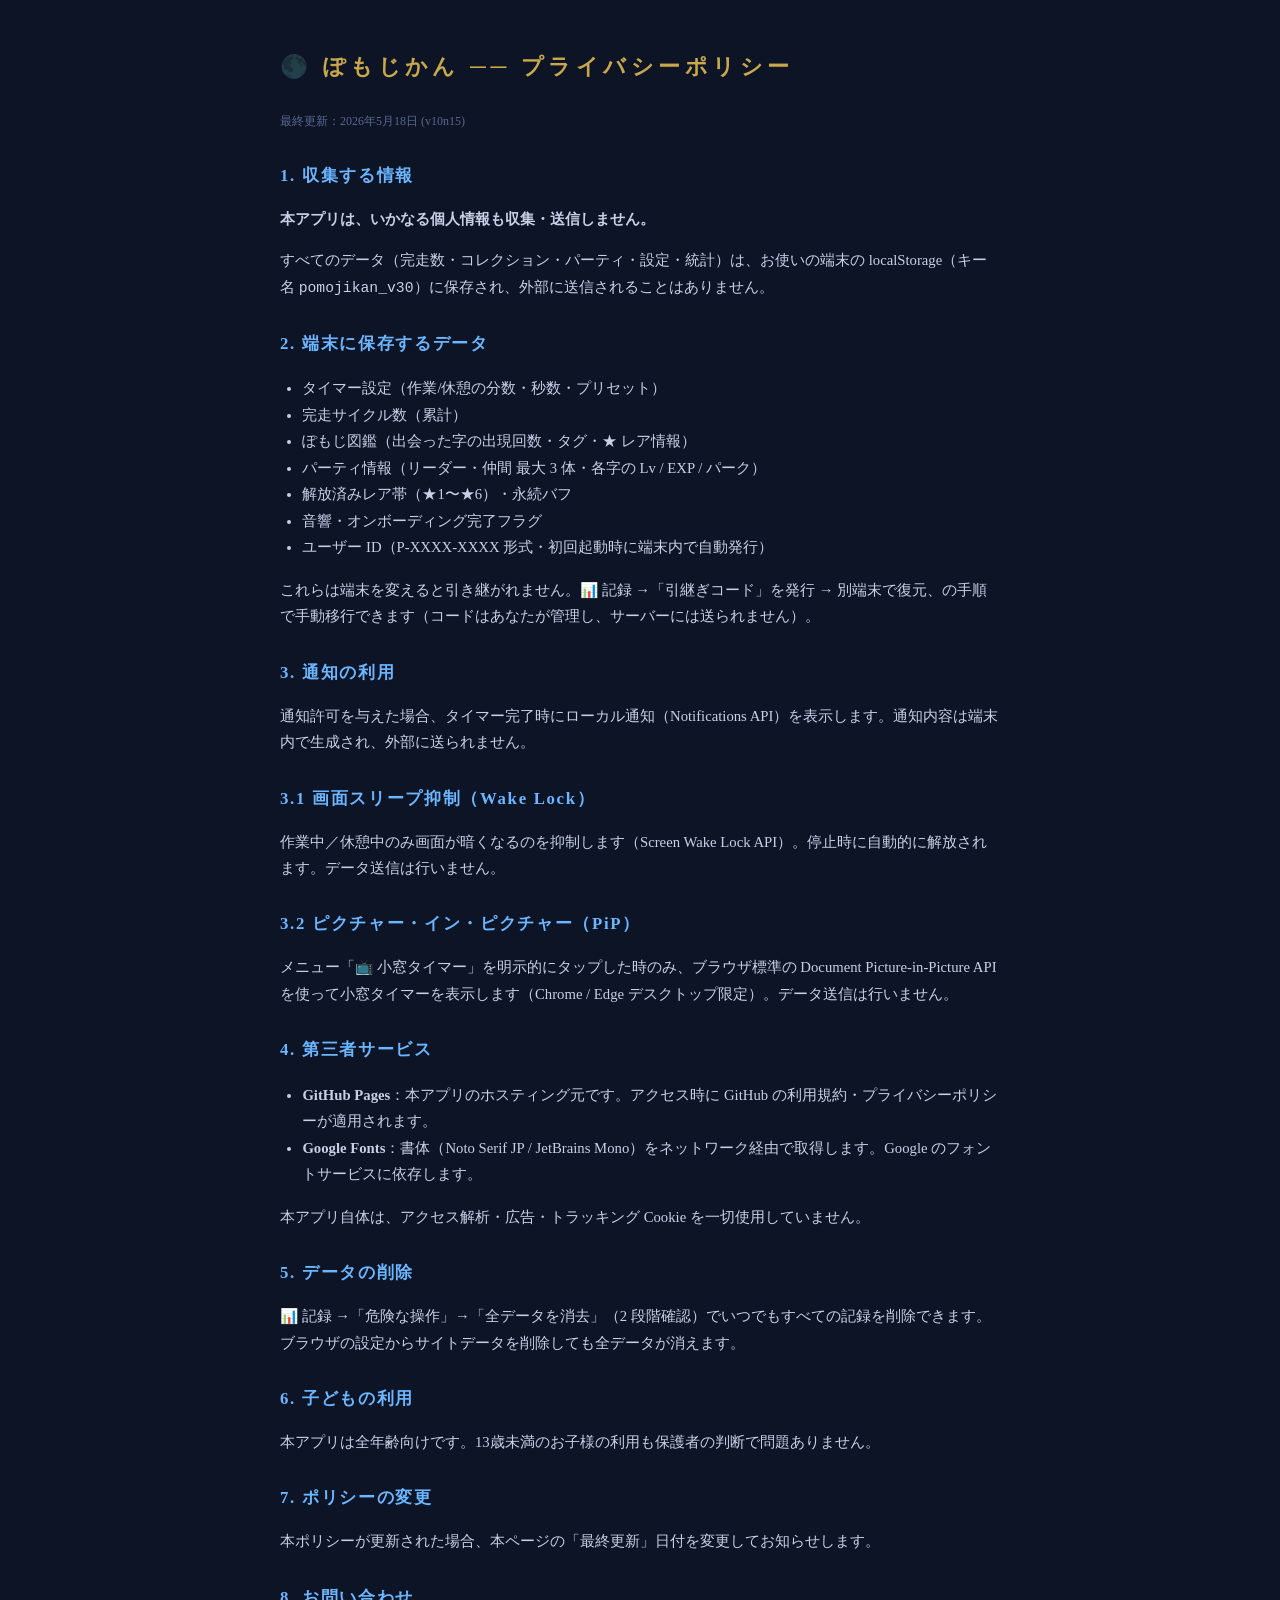
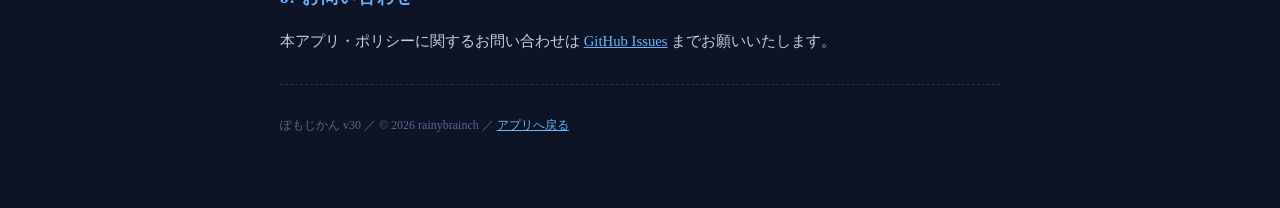
<file: privacy.html>
<!DOCTYPE html>
<html lang="ja">
<head>
<meta charset="UTF-8">
<meta name="viewport" content="width=device-width, initial-scale=1.0">
<title>プライバシーポリシー ── ぽもじかん</title>
<style>
body { background: #0c1426; color: #c8d0e8; font-family: 'Noto Serif JP', serif; line-height: 1.8; max-width: 720px; margin: 0 auto; padding: 32px 20px 60px; }
h1 { color: #c9a84c; font-size: 1.4rem; letter-spacing: 0.2em; margin-bottom: 24px; }
h2 { color: #6bb6ff; font-size: 1.05rem; margin-top: 28px; margin-bottom: 10px; letter-spacing: 0.1em; }
p, li { font-size: 0.92rem; }
ul, ol { padding-left: 1.4em; }
.muted { color: #5a6890; font-size: 0.75rem; }
a { color: #6bb6ff; }
hr { border: none; border-top: 1px dashed rgba(107,182,255,0.2); margin: 30px 0; }
</style>
</head>
<body>
<h1>🌑 ぽもじかん ── プライバシーポリシー</h1>
<p class="muted">最終更新：2026年5月18日 (v10n15)</p>

<h2>1. 収集する情報</h2>
<p><strong>本アプリは、いかなる個人情報も収集・送信しません。</strong></p>
<p>すべてのデータ（完走数・コレクション・パーティ・設定・統計）は、お使いの端末の localStorage（キー名 <code>pomojikan_v30</code>）に保存され、外部に送信されることはありません。</p>

<h2>2. 端末に保存するデータ</h2>
<ul>
  <li>タイマー設定（作業/休憩の分数・秒数・プリセット）</li>
  <li>完走サイクル数（累計）</li>
  <li>ぽもじ図鑑（出会った字の出現回数・タグ・★ レア情報）</li>
  <li>パーティ情報（リーダー・仲間 最大 3 体・各字の Lv / EXP / パーク）</li>
  <li>解放済みレア帯（★1〜★6）・永続バフ</li>
  <li>音響・オンボーディング完了フラグ</li>
  <li>ユーザー ID（P-XXXX-XXXX 形式・初回起動時に端末内で自動発行）</li>
</ul>
<p>これらは端末を変えると引き継がれません。📊 記録 →「引継ぎコード」を発行 → 別端末で復元、の手順で手動移行できます（コードはあなたが管理し、サーバーには送られません）。</p>

<h2>3. 通知の利用</h2>
<p>通知許可を与えた場合、タイマー完了時にローカル通知（Notifications API）を表示します。通知内容は端末内で生成され、外部に送られません。</p>

<h2>3.1 画面スリープ抑制（Wake Lock）</h2>
<p>作業中／休憩中のみ画面が暗くなるのを抑制します（Screen Wake Lock API）。停止時に自動的に解放されます。データ送信は行いません。</p>

<h2>3.2 ピクチャー・イン・ピクチャー（PiP）</h2>
<p>メニュー「📺 小窓タイマー」を明示的にタップした時のみ、ブラウザ標準の Document Picture-in-Picture API を使って小窓タイマーを表示します（Chrome / Edge デスクトップ限定）。データ送信は行いません。</p>

<h2>4. 第三者サービス</h2>
<ul>
  <li><strong>GitHub Pages</strong>：本アプリのホスティング元です。アクセス時に GitHub の利用規約・プライバシーポリシーが適用されます。</li>
  <li><strong>Google Fonts</strong>：書体（Noto Serif JP / JetBrains Mono）をネットワーク経由で取得します。Google のフォントサービスに依存します。</li>
</ul>
<p>本アプリ自体は、アクセス解析・広告・トラッキング Cookie を一切使用していません。</p>

<h2>5. データの削除</h2>
<p>📊 記録 →「危険な操作」→「全データを消去」（2 段階確認）でいつでもすべての記録を削除できます。ブラウザの設定からサイトデータを削除しても全データが消えます。</p>

<h2>6. 子どもの利用</h2>
<p>本アプリは全年齢向けです。13歳未満のお子様の利用も保護者の判断で問題ありません。</p>

<h2>7. ポリシーの変更</h2>
<p>本ポリシーが更新された場合、本ページの「最終更新」日付を変更してお知らせします。</p>

<h2>8. お問い合わせ</h2>
<p>本アプリ・ポリシーに関するお問い合わせは <a href="https://github.com/rainybrainch/pomojikan/issues" target="_blank" rel="noopener">GitHub Issues</a> までお願いいたします。</p>

<hr>
<p class="muted">ぽもじかん v30 ／ © 2026 rainybrainch ／ <a href="./">アプリへ戻る</a></p>
</body>
</html>
</file>
<file: style.css>
/* ぽもじかん v29 ── 文字育成ポモドーロ
   2026-05-12 / クリーンリライト */

:root{
  /* v10n19: 基本パレット（夜雨＝デフォルト）*/
  --bg-deep:#07111c;
  --bg-mid:#0d1f2e;
  --bg-light:#15334a;
  --ink:#e8f0f7;
  --ink-mute:#8aa3b8;
  --line:#1c3a55;
  --accent:#87ceeb;
  --accent-2:#9bd8f0;
  --accent-dim:rgba(135,206,235,.16);
  --gold:#f0d48a;
  --rose:#e89aa8;
  --purple:#c0a8ff;
  /* v10n19: タイポ階層 */
  --fz-meta: .7rem;
  --fz-small: .82rem;
  --fz-body: .95rem;
  --fz-lead: 1.05rem;
  --fz-h3: 1.15rem;
  --fz-h2: 1.35rem;
  --fz-h1: 1.6rem;
  --line-tight: 1.3;
  --line-base: 1.55;
  --line-loose: 1.75;
  /* v10n19: 余白スケール */
  --sp-1: 4px;
  --sp-2: 8px;
  --sp-3: 12px;
  --sp-4: 16px;
  --sp-5: 24px;
  --sp-6: 32px;
  --safe-top:env(safe-area-inset-top, 0px);
  --safe-bottom:env(safe-area-inset-bottom, 0px);
  --safe-left:env(safe-area-inset-left, 0px);
  --safe-right:env(safe-area-inset-right, 0px);
}

/* ════════════════════ v10n19: 季節テーマ ════════════════════ */
/* 各 body[data-season="..."] で var を上書き。auto は JS が月から判定 */
body[data-season="spring"]{
  --bg-deep:#1a0e1f;
  --bg-mid:#2a1838;
  --bg-light:#3d2752;
  --accent:#ffb6d5;
  --accent-2:#ffd0e5;
  --accent-dim:rgba(255,182,213,.18);
  --gold:#ffeac0;
  --purple:#e8b8ff;
}
body[data-season="summer"]{
  --bg-deep:#06141a;
  --bg-mid:#0b2840;
  --bg-light:#163e5e;
  --accent:#7fdcff;
  --accent-2:#a0e8ff;
  --accent-dim:rgba(127,220,255,.18);
  --gold:#ffe070;
}
body[data-season="autumn"]{
  --bg-deep:#1c0e0a;
  --bg-mid:#2e1810;
  --bg-light:#4a261a;
  --accent:#ffa770;
  --accent-2:#ffc090;
  --accent-dim:rgba(255,167,112,.18);
  --gold:#ffd060;
  --rose:#e87858;
}
body[data-season="winter"]{
  --bg-deep:#0a0f1c;
  --bg-mid:#101a2e;
  --bg-light:#1d2c46;
  --accent:#b8d8ff;
  --accent-2:#d0e6ff;
  --accent-dim:rgba(184,216,255,.18);
  --gold:#f8e8b8;
  --ink-mute:#a0b8d0;
}
/* ライトテーマ（明るい紙の感じ）*/
body[data-theme="light"]{
  --bg-deep:#f4ede0;
  --bg-mid:#e8dec8;
  --bg-light:#dcd0b4;
  --ink:#2a2218;
  --ink-mute:#6a5a44;
  --line:#c8b890;
  --accent:#7a90c8;
  --accent-2:#5070b0;
  --accent-dim:rgba(122,144,200,.20);
  --gold:#b8842a;
  --rose:#c06070;
  --purple:#8868c8;
}

/* コンボ発動時の一時的な背景アクセント（タグから JS が body にクラス付与）*/
body.combo-aura-nature::after,
body.combo-aura-fire::after,
body.combo-aura-water::after,
body.combo-aura-zen::after {
  content: '';
  position: fixed; inset: 0;
  pointer-events: none;
  z-index: 0;
  opacity: 0;
  animation: comboAura 3s ease-out;
}
body.combo-aura-nature::after { background: radial-gradient(circle at 30% 70%, rgba(140,220,140,.18), transparent 60%); }
body.combo-aura-fire::after   { background: radial-gradient(circle at 70% 30%, rgba(255,120,80,.18), transparent 60%); }
body.combo-aura-water::after  { background: radial-gradient(circle at 50% 80%, rgba(120,180,255,.20), transparent 60%); }
body.combo-aura-zen::after    { background: radial-gradient(circle at 50% 50%, rgba(200,180,240,.18), transparent 70%); }
@keyframes comboAura {
  0%   { opacity: 0; transform: scale(.9); }
  30%  { opacity: 1; transform: scale(1); }
  100% { opacity: 0; transform: scale(1.05); }
}

*{ box-sizing:border-box; }
html, body{
  margin:0;padding:0;
  background:linear-gradient(180deg, var(--bg-deep) 0%, var(--bg-mid) 60%, var(--bg-light) 100%);
  color:var(--ink);
  font-family:'Zen Kaku Gothic New', -apple-system, BlinkMacSystemFont, 'Segoe UI', sans-serif;
  -webkit-font-smoothing:antialiased;
  min-height:100vh;
  overflow-x:hidden;
}
body{
  padding:var(--safe-top) var(--safe-right) var(--safe-bottom) var(--safe-left);
}

/* ════════════════════ アクセシビリティ ════════════════════ */
.sr-only{
  position:absolute;width:1px;height:1px;padding:0;margin:-1px;overflow:hidden;
  clip:rect(0,0,0,0);white-space:nowrap;border:0;
}
*:focus{ outline:none; }
button:focus-visible, input:focus-visible{
  outline:2px solid var(--accent);
  outline-offset:2px;
}
@media (prefers-reduced-motion: reduce){
  *, *::before, *::after{
    animation-duration:.01ms !important;
    transition-duration:.01ms !important;
  }
}
::selection{ background:rgba(240,212,138,.4); color:#1a1410; }

/* ════════════════════ 全画面背景：雨 ＋ 泡 ════════════════════ */
.rain-bg, .bubble-bg{
  position:fixed; inset:0;
  pointer-events:none;
  overflow:hidden;
  opacity:0;
  transition:opacity 1.2s ease;
  z-index:0;
}
/* 既定で雨は常時うっすら降る ・ work モードで濃く */
.rain-bg{ opacity:.35; }
body[data-mode="work"] .rain-bg{ opacity:.65; }
body[data-mode="rest"] .bubble-bg{ opacity:.65; }
/* 豪雨：雨字が居る時 */
body[data-weather="heavyrain"] .rain-bg{ opacity:.85 !important; }
body[data-weather="heavyrain"] .rd{ animation-duration:.55s !important; }

.rain-bg .rd{
  position:absolute; top:-30px;
  width:1.2px; height:24px;
  background:linear-gradient(to bottom, transparent, rgba(155,216,240,.7));
  animation:rainFall linear infinite;
}
@keyframes rainFall{
  0%   { transform:translateY(0);     opacity:0; }
  10%  { opacity:.8; }
  90%  { opacity:.8; }
  100% { transform:translateY(110vh); opacity:0; }
}

.bubble-bg .bb{
  position:absolute; bottom:-30px;
  border-radius:50%;
  border:1.2px solid rgba(255,255,255,.4);
  background:radial-gradient(circle at 35% 30%, rgba(255,255,255,.25), transparent 65%);
  animation:bgBubbleRise ease-in infinite;
}
@keyframes bgBubbleRise{
  0%   { transform:translateY(0)     translateX(0);   opacity:0; }
  10%  { opacity:.7; }
  50%  { transform:translateY(-55vh) translateX(12px); }
  90%  { opacity:.7; }
  100% { transform:translateY(-110vh) translateX(-8px); opacity:0; }
}

/* z-index 整理：背景 0 / ぽもじ 2 / UI 10 / トースト 50 / モーダル 100 */
.app-header, .game-main, .preview-banner{
  position:relative; z-index:10;
}
.party-bar, .controls-row, .timer-zone, .progress-pill, .tank-hint{
  position:relative; z-index:10;
}
.complete-burst, .toast{ z-index:50; }
.modal{ z-index:100; }
.party-bar, .controls-row, .timer-zone{
  background:rgba(7,17,28,.4);
  backdrop-filter:blur(2px);
  -webkit-backdrop-filter:blur(2px);
  border-radius:16px;
}
.timer-zone{ background:transparent; }   /* タイマーは透過のまま */
.controls-row{ background:transparent; }

/* ════════════════════ レアリティ色 ★1-★16（v4 虹色相関）════════════════════ */
/* ★1-★5：青〜紫の冷色（始まりの音）／★6-★10：青紫〜マゼンタ／★11-★13：桃〜橙／★14-★15：黄〜緑／★16：金虹 */
.rarity-1{  --r-color:#9aa8b5; --r-glow:rgba(154,168,181,.5);  } /* ★1 銀灰（半透明スライム）*/
.rarity-2{  --r-color:#83b8d6; --r-glow:rgba(131,184,214,.55); } /* ★2 水色 */
.rarity-3{  --r-color:#6ba6c7; --r-glow:rgba(107,166,199,.55); } /* ★3 青みず */
.rarity-4{  --r-color:#5b8be0; --r-glow:rgba(91,139,224,.65);  } /* ★4 ロイヤルブルー */
.rarity-5{  --r-color:#7773d8; --r-glow:rgba(119,115,216,.7);  } /* ★5 青紫 */
.rarity-6{  --r-color:#9070d6; --r-glow:rgba(144,112,214,.7);  } /* ★6 紫 */
.rarity-7{  --r-color:#a85fc8; --r-glow:rgba(168,95,200,.72);  } /* ★7 マゼンタ紫 */
.rarity-8{  --r-color:#c050b8; --r-glow:rgba(192,80,184,.75);  } /* ★8 マゼンタ */
.rarity-9{  --r-color:#d048a0; --r-glow:rgba(208,72,160,.75);  } /* ★9 桃マゼンタ */
.rarity-10{ --r-color:#e04880; --r-glow:rgba(224,72,128,.78);  } /* ★10 桃赤 */
.rarity-11{ --r-color:#f05060; --r-glow:rgba(240,80,96,.8);    } /* ★11 朱 */
.rarity-12{ --r-color:#ff6845; --r-glow:rgba(255,104,69,.82);  } /* ★12 橙赤 */
.rarity-13{ --r-color:#ff9030; --r-glow:rgba(255,144,48,.85);  } /* ★13 橙 */
.rarity-14{ --r-color:#ffc020; --r-glow:rgba(255,192,32,.88);  } /* ★14 山吹 */
.rarity-15{ --r-color:#f0d44a; --r-glow:rgba(240,212,74,.92);  } /* ★15 黄金 */
.rarity-16{ --r-color:#fff0a0; --r-glow:rgba(255,240,160,1);   } /* ★16 純金（虹アニメで上書き）*/

/* ── レアリティ別 段階エフェクト（餅本体の上に積む）─────────────── */
/* ★5+ glow 強化 */
.pomoji.rarity-5, .pomoji.rarity-6, .pomoji.rarity-7{
  box-shadow:
    inset 0 -4px 8px rgba(120,90,40,.32),
    inset 0 3px 4px rgba(255,250,230,.55),
    0 4px 10px rgba(0,0,0,.28),
    0 0 16px var(--r-glow);
}
/* ★8+ 中グロー＋文字に薄い色シャドウ */
.pomoji.rarity-8, .pomoji.rarity-9{
  text-shadow:0 1px 0 rgba(255,250,235,.85), 0 0 6px var(--r-color);
  box-shadow:
    inset 0 -4px 8px rgba(120,90,40,.3),
    inset 0 3px 4px rgba(255,250,230,.55),
    0 4px 12px rgba(0,0,0,.3),
    0 0 22px var(--r-glow);
}
/* ★10+ きらきら（多重 box-shadow で固定スパークル）── アニメなし */
.pomoji.rarity-10, .pomoji.rarity-11{
  text-shadow:0 1px 0 rgba(255,250,235,.9), 0 0 10px var(--r-color);
  box-shadow:
    inset 0 -4px 8px rgba(120,90,40,.3),
    inset 0 3px 4px rgba(255,250,230,.6),
    0 5px 14px rgba(0,0,0,.3),
    0 0 28px var(--r-glow),
    0 0 4px #fff inset;
}
/* ★12+ 黄金寄りの色＋複合グロー ── 静止 */
.pomoji.rarity-12, .pomoji.rarity-13{
  color:#6a4830;
  text-shadow:
    0 1px 0 rgba(255,250,235,.95),
    0 0 8px var(--r-color),
    0 0 14px rgba(255,200,100,.7);
  box-shadow:
    inset 0 -4px 8px rgba(140,80,30,.35),
    inset 0 3px 4px rgba(255,250,210,.7),
    0 6px 18px rgba(0,0,0,.32),
    0 0 32px var(--r-glow),
    0 0 6px #fff inset;
}
/* ★14+ 黄金文字 ── 静止グロー（虹色アニメ廃止：ぷにぷに優先）*/
.pomoji.rarity-14, .pomoji.rarity-15{
  color:#5a3a20;
  background:
    radial-gradient(circle at 35% 28%, rgba(255,255,250,.85) 0%, rgba(255,250,210,.5) 22%, transparent 55%),
    radial-gradient(circle at 50% 55%, #fff5cc 0%, #f0d680 60%, #d4a647 100%);
  text-shadow:
    0 1px 0 rgba(255,255,240,1),
    0 0 8px gold,
    0 0 14px var(--r-color);
  border-color:gold;
  box-shadow:
    inset 0 -4px 10px rgba(160,100,30,.4),
    inset 0 3px 5px rgba(255,255,230,.9),
    0 8px 24px rgba(0,0,0,.4),
    0 0 36px var(--r-glow),
    0 0 12px gold,
    0 0 6px #fff inset;
}
/* ★16 神字 ── 全部盛りグローだが静止（脈動アニメ廃止）*/
.pomoji.rarity-16{
  color:#3a2a10;
  background:
    radial-gradient(circle at 35% 28%, rgba(255,255,255,1) 0%, rgba(255,250,220,.7) 22%, transparent 55%),
    radial-gradient(circle at 50% 55%, #fff8d0 0%, #ffe080 40%, #ffaa30 75%, #c87010 100%);
  border:2.5px solid #fff5b0;
  font-weight:900;
  text-shadow:
    0 1px 0 #fff,
    0 0 10px #fff,
    0 0 18px gold,
    0 0 28px #ff8;
  box-shadow:
    inset 0 -5px 12px rgba(180,100,20,.5),
    inset 0 4px 6px rgba(255,255,240,1),
    0 10px 32px rgba(255,200,50,.55),
    0 0 50px gold,
    0 0 80px rgba(255,200,50,.6),
    0 0 14px #fff inset;
}
/* sparkleHover / rainbowHue / brainJuice はパーティカード等で使い続けるので keyframes は残す */
@keyframes sparkleHover{
  0%, 100% { filter: drop-shadow(0 0 4px var(--r-color)); }
  50%      { filter: drop-shadow(0 0 12px var(--r-color)) drop-shadow(0 0 4px white); }
}
@keyframes rainbowHue{
  0%   { filter:hue-rotate(0deg)   drop-shadow(0 0 10px gold); }
  50%  { filter:hue-rotate(180deg) drop-shadow(0 0 14px #ff77ff); }
  100% { filter:hue-rotate(360deg) drop-shadow(0 0 10px gold); }
}

/* ════════════════════ ヘッダー ════════════════════ */
.app-header{
  display:flex;align-items:center;
  padding:8px 14px;
  border-bottom:1px solid var(--line);
  background:rgba(7,17,28,.6);
  backdrop-filter:blur(6px);
  -webkit-backdrop-filter:blur(6px);
  position:sticky;
  top:0;
  z-index:30;
  min-height:44px;
}
.brand{
  font-family:'Noto Serif JP', serif;
  font-weight:900;
  letter-spacing:.24em;
  color:var(--accent-2);
  font-size:.95rem;
  flex:0 0 auto;
  margin-left:0;
}
.header-spacer{ flex:1; }

/* ════════════════════ ハンバーガー（三本線）═══════════════════ */
.hamburger-btn{
  width:40px; height:40px;
  display:flex; flex-direction:column; align-items:center; justify-content:center; gap:5px;
  background:rgba(255,255,255,.05);
  border:1px solid var(--line);
  border-radius:8px;
  cursor:pointer;
  transition:background .15s, border-color .15s;
  flex:0 0 auto;
  -webkit-tap-highlight-color:transparent;
}
.hamburger-btn:hover{ background:var(--accent-dim); border-color:var(--accent); }
.hamburger-btn:active{ transform:scale(.94); }
.hb-line{
  display:block;
  width:20px; height:2px;
  background:var(--ink);
  border-radius:1px;
  transition:transform .25s, opacity .15s;
}
.hamburger-btn[aria-expanded="true"] .hb-line:nth-child(1){ transform:translateY(7px) rotate(45deg); }
.hamburger-btn[aria-expanded="true"] .hb-line:nth-child(2){ opacity:0; }
.hamburger-btn[aria-expanded="true"] .hb-line:nth-child(3){ transform:translateY(-7px) rotate(-45deg); }

/* ════════════════════ ドロワーメニュー（右からスライド）═══════════════════ */
.menu-drawer{
  position:fixed; inset:0;
  z-index:120;
  pointer-events:none;
}
.menu-drawer.show{ pointer-events:auto; }
.menu-backdrop{
  position:absolute; inset:0;
  background:rgba(0,0,0,.4);
  opacity:0;
  transition:opacity .25s;
}
.menu-drawer.show .menu-backdrop{ opacity:1; }
.menu-panel{
  position:absolute;
  top:0; right:0;
  width:min(86vw, 320px);
  height:100vh;
  background:linear-gradient(180deg, rgba(15,28,44,.97), rgba(10,22,36,.97));
  border-left:1px solid rgba(135,206,235,.25);
  box-shadow:-10px 0 30px rgba(0,0,0,.5);
  transform:translateX(105%);
  transition:transform .28s cubic-bezier(.22,1,.36,1);
  display:flex; flex-direction:column;
  padding:18px 0;
  overflow-y:auto;
}
.menu-drawer.show .menu-panel{ transform:translateX(0); }
.menu-close{
  position:absolute; top:10px; right:14px;
  width:36px; height:36px;
  background:transparent; border:none;
  color:var(--ink-mute);
  font-size:1.4rem; cursor:pointer;
  border-radius:50%;
}
.menu-close:hover{ background:rgba(255,255,255,.06); color:var(--ink); }
.menu-title{
  color:var(--gold);
  font-size:1rem; letter-spacing:.18em;
  margin:6px 22px 14px;
  font-weight:700;
  border-bottom:1px dashed rgba(201,168,76,.3);
  padding-bottom:8px;
}
.menu-list{
  list-style:none; padding:0; margin:0;
  display:flex; flex-direction:column;
}
.menu-item{
  display:flex; align-items:center;
  flex-wrap:wrap;
  gap:14px;
  padding:12px 22px;
  background:transparent;
  border:none;
  color:var(--ink);
  font-family:inherit;
  font-size:.95rem;
  cursor:pointer;
  text-align:left;
  width:100%;
  transition:background .12s;
  -webkit-tap-highlight-color:transparent;
}
.menu-item:hover{ background:rgba(135,206,235,.08); }
.menu-item:active{ background:rgba(135,206,235,.16); }
.mi-emoji{ font-size:1.3rem; line-height:1; width:30px; text-align:center; }
.mi-label{ flex:1; font-weight:600; }
.mi-state{
  font-size:.72rem;
  color:var(--ink-mute);
  font-family:'JetBrains Mono', monospace;
  background:rgba(255,255,255,.05);
  padding:2px 8px;
  border-radius:10px;
}
.mi-sub{
  flex-basis:100%;
  margin-left:44px;
  font-size:.7rem;
  color:var(--ink-mute);
  line-height:1.4;
  font-weight:400;
}
.menu-foot{
  margin-top:auto;
  padding:14px 22px;
  font-size:.7rem;
  color:var(--ink-mute);
  border-top:1px dashed rgba(255,255,255,.08);
}
.menu-foot a{ color:var(--accent-2); }
.header-actions{ display:flex; gap:8px; }
.icon-btn{
  min-width:44px;
  padding:5px 6px;
  border-radius:10px;
  background:rgba(255,255,255,.04);
  border:1px solid var(--line);
  color:var(--ink);
  cursor:pointer;
  display:flex;flex-direction:column;align-items:center;justify-content:center;
  gap:1px;
  transition:transform .1s, background .15s, border-color .15s;
  touch-action: manipulation;
  -webkit-tap-highlight-color: transparent;
}
.icon-btn .ib-emoji{ font-size:1.05rem; line-height:1; margin-bottom:1px; }
.icon-btn .ib-label{
  font-size:.62rem;
  font-weight:600;
  letter-spacing:.02em;
  color:var(--ink);
  line-height:1.1;
  white-space:nowrap;
}
.icon-btn:hover .ib-label{ color:var(--accent-2); }
.icon-btn:hover{ background:var(--accent-dim); border-color:var(--accent); }
.icon-btn:active{ transform:scale(.94); }

/* ════════════════════ メイン ════════════════════ */
.game-main{
  display:flex;flex-direction:column;align-items:stretch;
  gap:14px;
  padding:14px 14px 14px;
  max-width:560px;
  margin:0 auto;
  min-height:calc(100vh - 56px);
}
.game-center{
  display:flex;flex-direction:column;align-items:stretch;gap:14px;
}
.game-center > .timer-zone,
.game-center > .progress-pill,
.game-center > .controls-row,
.game-center > .party-bar{ flex:0 0 auto; align-self:center; }
.game-center > .party-bar{ align-self:stretch; }

/* PC でも単一カラム維持 ── 画面全体でぽもじかんを遊ぶ */
.pc-panel{ display:none !important; }

@media (min-width: 1024px){
  .game-main{
    max-width:720px;  /* PC でも中央寄せだが大きすぎない */
  }
  /* レガシー：pc-panel 系はもう描画しない（HTML から削除済）*/
  .pc-panel-title{
    color:var(--gold);
    font-size:.85rem;
    letter-spacing:.12em;
    margin:0 0 8px;
    font-weight:700;
    border-bottom:1px dashed rgba(201,168,76,.3);
    padding-bottom:4px;
  }
  /* 左パネル */
  .pc-presets{ display:flex; flex-direction:column; gap:6px; }
  .pc-preset-btn{
    background:rgba(135,206,235,.08);
    border:1px solid rgba(135,206,235,.25);
    color:var(--ink); padding:8px 12px; border-radius:6px;
    cursor:pointer; font-family:inherit; font-size:.88rem;
    transition:background .15s;
  }
  .pc-preset-btn:hover{ background:rgba(135,206,235,.18); }
  .psm-row{
    display:flex; justify-content:space-between;
    font-size:.82rem; padding:4px 0;
    border-bottom:1px dotted rgba(255,255,255,.06);
  }
  .psm-row b{ color:var(--gold); font-family:'JetBrains Mono', monospace; }

  /* 右パネル：文章ミニ */
  .pc-writings-mini{
    background:rgba(0,0,0,.25);
    border:1px dashed rgba(240,212,138,.35);
    border-radius:8px; padding:10px;
  }
  .pwm-genre{
    color:var(--gold); font-size:.78rem; font-weight:700;
    margin-bottom:6px; text-align:right;
  }
  .pwm-slots{
    display:flex; flex-wrap:wrap; gap:4px;
    min-height:36px; padding:6px 4px;
    background:rgba(0,0,0,.3); border-radius:5px;
    align-items:center;
  }
  .pwm-slot{
    font-family:'Noto Serif JP', serif;
    font-size:1.4rem; font-weight:900;
    color:var(--r-color, var(--gold));
    cursor:pointer; padding:0 4px;
    transition:transform .12s;
  }
  .pwm-slot:hover{ transform:scale(1.15); }
  .pwm-empty{ color:var(--ink-mute); font-size:.78rem; padding:4px; }
  .pwm-actions{
    display:flex; gap:4px; margin-top:8px; flex-wrap:wrap;
    justify-content:flex-end;
  }
  .pc-mini-btn{
    background:rgba(255,255,255,.05);
    border:1px solid rgba(255,255,255,.12);
    color:var(--ink-mute);
    padding:4px 8px; border-radius:4px;
    cursor:pointer; font-family:inherit;
    font-size:.74rem;
  }
  .pc-mini-btn:hover{ background:rgba(255,255,255,.1); color:var(--ink); }
  .pc-mini-btn.primary{
    background:rgba(240,212,138,.18);
    border-color:rgba(240,212,138,.4);
    color:var(--gold);
  }
  .pwm-stock{
    display:grid; grid-template-columns:repeat(auto-fill, minmax(32px, 1fr));
    gap:3px;
    background:rgba(0,0,0,.2); border-radius:6px; padding:6px;
    max-height:220px; overflow-y:auto;
  }
  .pwm-stock-cell{
    position:relative;
    aspect-ratio:1/1;
    display:flex; align-items:center; justify-content:center;
    background:rgba(255,255,255,.04);
    border:1px solid var(--r-color, rgba(255,255,255,.1));
    border-radius:4px;
    color:var(--r-color, var(--ink));
    font-family:'Noto Serif JP', serif;
    font-size:.95rem; font-weight:700;
    cursor:pointer;
    transition:transform .12s;
    user-select:none;
  }
  .pwm-stock-cell:hover{ transform:scale(1.15); box-shadow:0 0 6px var(--r-glow); }
  .pwm-stock-cell .pwm-stock-n{
    position:absolute; bottom:0; right:0;
    font-size:.5rem; font-weight:900;
    color:var(--ink-mute);
    background:rgba(0,0,0,.6);
    padding:0 2px; border-radius:3px;
    font-family:'JetBrains Mono', monospace;
  }
  .pwm-recent{
    display:flex; flex-direction:column; gap:5px;
    max-height:180px; overflow-y:auto;
  }
  .pwm-recent-item{
    background:rgba(255,255,255,.04);
    border:1px solid rgba(255,255,255,.08);
    border-radius:5px;
    padding:6px 8px;
    font-family:'Noto Serif JP', serif;
    font-size:.92rem; font-weight:700;
    color:var(--ink); line-height:1.35;
  }
  .pwm-recent-meta{
    font-size:.62rem; color:var(--ink-mute);
    font-family:'JetBrains Mono', monospace;
    display:block; margin-top:2px;
  }

  /* PC ヘッダーは控えめに */
  body{ font-size:15px; }
}

/* ════════════════════ タイマーゾーン ════════════════════ */
.timer-zone{
  position:relative;
  width:240px;height:240px;
  display:flex;align-items:center;justify-content:center;
}
.progress-svg{
  position:absolute;inset:0;width:100%;height:100%;
  transform:rotate(0deg);
}
.pr-bg{
  fill:none;
  stroke:rgba(255,255,255,.06);
  stroke-width:2;
}
.pr-fg{
  fill:none;
  stroke:url(#progressGrad);
  stroke:var(--accent);
  stroke-width:2.4;
  stroke-linecap:round;
  transition:stroke-dashoffset .3s linear;
}
body[data-mode="rest"] .pr-fg{ stroke:var(--gold); }
.timer-text{
  font-family:'Noto Serif JP', serif;
  font-weight:900;
  font-size:3.6rem;
  letter-spacing:.02em;
  color:#fff;
  font-variant-numeric: tabular-nums;
  font-feature-settings:"tnum" 1;
  text-shadow:
    0 0 18px rgba(135,206,235,.28),
    0 0 4px rgba(135,206,235,.8),
    0 1px 0 rgba(0,0,0,.4);
}
body[data-mode="work"] .timer-text{
  color:#e8f4ff;
  text-shadow:
    0 0 22px rgba(135,206,235,.45),
    0 0 6px rgba(135,206,235,1),
    0 1px 0 rgba(0,0,0,.5);
}
body[data-mode="rest"] .timer-text{
  color:#fff5dc;
  text-shadow:
    0 0 22px rgba(240,212,138,.55),
    0 0 6px gold,
    0 1px 0 rgba(0,0,0,.5);
}
.timer-cog{
  position:absolute;
  right:-8px;top:-8px;
  width:36px;height:36px;
  border-radius:50%;
  background:rgba(255,255,255,.06);
  border:1px solid var(--line);
  color:var(--accent-2);
  cursor:pointer;
  font-size:.92rem;
  display:flex;align-items:center;justify-content:center;
  transition:transform .15s, background .15s;
}
.timer-cog:hover{ background:var(--accent-dim); transform:rotate(45deg); }

/* 進捗ピル ── ヘッダー内中央（flex で重なり防止） */
.app-header .progress-pill{
  flex:1 1 0;
  min-width:0;
  margin:0 10px;
  display:flex;align-items:center;gap:6px;flex-wrap:nowrap;justify-content:center;
  padding:4px 10px;
  background:rgba(0,0,0,.45);
  border:1px solid rgba(135,206,235,.2);
  border-radius:99px;
  font-size:.6rem;
  overflow:hidden;
  text-overflow:ellipsis;
  white-space:nowrap;
  letter-spacing:.08em;
  color:var(--ink-mute);
  backdrop-filter:blur(6px);
  -webkit-backdrop-filter:blur(6px);
  box-shadow:0 4px 14px rgba(0,0,0,.3);
}
.progress-pill .pp-band{ color:var(--gold); font-weight:700; text-shadow:0 0 6px rgba(240,212,138,.4); }
.progress-pill .pp-sep{ opacity:.4; }
.progress-pill .pp-cycles{ font-variant-numeric:tabular-nums; color:var(--ink); font-weight:600; }

/* 記録モーダル */
.stats-list{
  display:grid;
  grid-template-columns:1fr 1fr;
  gap:10px;
  margin:14px 0 18px;
}
.stats-cell{
  padding:12px;
  background:rgba(0,0,0,.18);
  border:1px solid var(--line);
  border-radius:12px;
  text-align:center;
}
.stats-cell.span-2{
  grid-column:span 2;
}
.stats-cell.span-2 .stats-cell-value{
  font-size:.95rem;
  font-weight:700;
  letter-spacing:.04em;
}
.stats-cell-label{
  font-size:.65rem; color:var(--ink-mute);
  letter-spacing:.1em;
  margin-bottom:4px;
}
.stats-cell-value{
  font-family:'Noto Serif JP', serif;
  font-weight:900;
  font-size:1.4rem;
  color:var(--ink);
  font-variant-numeric:tabular-nums;
}
.stats-section-title{
  font-family:'Noto Serif JP', serif;
  font-size:.78rem;
  font-weight:700;
  color:var(--ink-mute);
  letter-spacing:.12em;
  margin:22px 0 8px;
  padding-bottom: 4px;
  border-bottom: 1px solid rgba(255,255,255,.08);
  text-transform: none;
}
.stats-section-title.danger{ color:#e89aa8; }
.stats-tiers{
  display:flex;flex-direction:column;gap:6px;
}
.stats-tier-row{
  display:flex; flex-wrap:wrap; align-items:center; justify-content:space-between;
  padding:8px 12px;
  background:rgba(0,0,0,.14);
  border:1px solid var(--line);
  border-radius:10px;
  font-size:.82rem;
  gap:6px;
}
.stats-tier-row.unlocked{ border-color:var(--gold); }
.stats-tier-row.locked{ opacity:.5; }
.str-name{ color:var(--r-color, var(--ink-mute)); font-weight:700; }
.str-status{ font-size:.7rem; color:var(--ink-mute); }
.str-status.ok{ color:var(--gold); font-family:'JetBrains Mono', monospace; }
.str-bar{
  width:100%;
  height:4px;
  background:rgba(255,255,255,.05);
  border-radius:2px;
  overflow:hidden;
}
.str-bar-fill{
  height:100%;
  background:linear-gradient(90deg, var(--r-color, var(--accent-2)), var(--gold));
  transition:width .5s cubic-bezier(.22,1,.36,1);
}

/* ヘルプ／遊び方 */
.help-section{
  margin:18px 0;
  padding:14px;
  background:rgba(0,0,0,.14);
  border:1px solid var(--line);
  border-radius:14px;
}
.help-h{
  font-family:'Noto Serif JP', serif;
  font-size:.94rem;
  font-weight:700;
  color:var(--accent-2);
  margin:0 0 10px;
  letter-spacing:.08em;
}
.help-row{
  display:flex;
  gap:14px;
  align-items:center;
  flex-wrap:wrap;
}
.help-demo{
  flex:0 0 auto;
  width:140px;
  min-height:90px;
  display:flex;align-items:center;justify-content:center;
  background:rgba(135,206,235,.06);
  border:1px solid var(--line);
  border-radius:10px;
  padding:10px;
  gap:6px;
}
.help-demo.work .hd-tank, .help-demo.rest .hd-tank{
  position:relative;width:120px;height:70px;
}
.hd-pomoji{
  display:inline-flex;align-items:center;justify-content:center;
  width:32px;height:32px;
  font-family:'Noto Serif JP', serif;
  font-size:1.2rem;font-weight:700;
  color:var(--r-color);
  background:radial-gradient(circle at 35% 30%, rgba(255,255,255,.2), rgba(0,0,0,.18));
  border:1.5px solid var(--r-color);
  border-radius:10px;
  text-shadow:0 0 8px var(--r-glow);
}
.help-demo .hd-pomoji{ position:absolute; }
.help-demo.work .hd-tank .hd-pomoji:first-child{ left:4px;top:10px; }
.help-demo.merge .hd-pomoji,
.help-demo.dissolve .hd-pomoji{ position:static; }
.hd-arrow, .hd-equals{
  color:var(--ink-mute);
  font-size:1.1rem;
  font-weight:700;
}
.hd-flash{
  animation:hdFlash 1.4s ease-in-out infinite;
  box-shadow:0 0 14px var(--gold);
  border-color:var(--gold) !important;
}
@keyframes hdFlash{
  0%,100%{ transform:scale(1); box-shadow:0 0 8px var(--gold); }
  50%{    transform:scale(1.15); box-shadow:0 0 20px var(--gold); }
}
.hd-dissolve{
  animation:hdDissolve 1.4s ease-in-out infinite;
}
@keyframes hdDissolve{
  0%{ opacity:1; transform:scale(1); }
  60%{ opacity:.3; transform:scale(.6); filter:blur(2px); }
  100%{ opacity:0; transform:scale(.3); }
}
.hd-rising{
  animation:hdRise 2.2s ease-in-out infinite;
  border-radius:50% !important;
  background:radial-gradient(circle at 35% 30%, rgba(255,255,255,.32), rgba(135,206,235,.18)) !important;
}
@keyframes hdRise{
  0%{   transform:translateY(40px); opacity:0; }
  20%{  opacity:1; }
  100%{ transform:translateY(-30px); opacity:0; }
}
.help-text{
  flex:1;min-width:200px;
  font-size:.82rem;line-height:1.7;
  color:var(--ink);margin:0;
}
.help-text small{ font-size:.7rem; color:var(--ink-mute); }
.help-rarities{ display:flex;flex-direction:column;gap:5px; }
.hr-row{
  display:flex;align-items:center;gap:10px;
  padding:8px 12px;
  background:rgba(0,0,0,.18);
  border:1px solid var(--line);
  border-left:4px solid var(--r-color);
  border-radius:8px;
  font-size:.84rem;
}
.hr-tag{
  font-family:'Noto Serif JP', serif;
  font-weight:900;
  color:var(--r-color);
  text-shadow:0 0 8px var(--r-glow);
  letter-spacing:.04em;
  min-width:36px;
}
.hr-name{ color:var(--ink); }

/* ユーザー ID ゾーン */
.user-id-zone{
  margin:18px 0;
  padding:14px;
  background:rgba(255,255,255,.03);
  border:1px solid var(--line);
  border-radius:12px;
}
.uiz-label{
  font-size:.7rem;color:var(--ink-mute);
  letter-spacing:.1em;margin-bottom:6px;
}
.uiz-id{
  font-family:'JetBrains Mono', monospace;
  font-size:1.3rem;font-weight:700;
  color:var(--accent-2);
  letter-spacing:.15em;
  text-align:center;
  padding:10px;
  background:rgba(0,0,0,.25);
  border-radius:8px;
  cursor:pointer;
  transition:background .15s;
  user-select:all;
}
.uiz-id:hover{ background:rgba(135,206,235,.12); }
.uiz-actions{
  display:flex;gap:8px;margin-top:10px;
}
.uiz-btn{ flex:1; padding:9px; font-size:.78rem; }
.uiz-actions{ flex-wrap:wrap; }
/* 🛟 バックアップ警告 ── 何十年遊ぶ安全網 */
.uiz-backup-status{
  margin-top:8px;
  padding:8px 12px;
  border-radius:6px;
  font-size:.78rem;
  font-weight:600;
  line-height:1.5;
  text-align:center;
}
.uiz-backup-status.ok{
  background:rgba(120,200,120,.08);
  border:1px solid rgba(120,200,120,.35);
  color:#a8e0a8;
}
.uiz-backup-status.warn{
  background:rgba(240,200,100,.08);
  border:1px solid rgba(240,200,100,.5);
  color:#f0c860;
}
.uiz-backup-status.danger{
  background:rgba(255,120,120,.1);
  border:1px solid rgba(255,120,120,.5);
  color:#ff9090;
  animation:bksPulse 2.5s ease-in-out infinite;
}
@keyframes bksPulse{
  0%,100% { box-shadow:0 0 0 rgba(255,120,120,0); }
  50%     { box-shadow:0 0 12px rgba(255,120,120,.3); }
}

/* 引継ぎコードポップ */
.code-popup{
  position:fixed;
  left:50%;top:50%;
  transform:translate(-50%,-50%);
  background:linear-gradient(180deg, var(--bg-light), var(--bg-mid));
  border:2px solid var(--accent);
  box-shadow:0 16px 48px rgba(0,0,0,.7), 0 0 30px rgba(135,206,235,.4);
  border-radius:16px;
  padding:24px;
  width:min(90vw, 420px);
  z-index:150;
  animation:popIn .3s ease-out;
}
.cp-title{
  margin:0 0 8px;
  font-family:'Noto Serif JP', serif;
  font-size:1.05rem;color:var(--accent-2);
  letter-spacing:.08em;
}
.cp-note{
  font-size:.78rem;color:var(--ink-mute);
  margin:0 0 12px;line-height:1.7;
}
.cp-code{
  width:100%;box-sizing:border-box;
  background:rgba(0,0,0,.35);
  border:1px solid var(--line);
  color:var(--accent-2);
  font-family:'JetBrains Mono', monospace;
  font-size:.7rem;
  padding:10px;border-radius:8px;
  resize:none;
  word-break:break-all;
}

/* 共有ゾーン（パーティ UGC） */
.share-zone{
  margin-top:18px;
  padding:14px;
  background:rgba(135,206,235,.06);
  border:1px solid rgba(135,206,235,.3);
  border-radius:12px;
}
.btn-share{
  width:100%;
  padding:11px 22px;
  background:rgba(135,206,235,.12);
  color:var(--accent-2);
  border:1px solid rgba(135,206,235,.5);
  border-radius:10px;
  font-family:inherit;
  font-weight:600;
  cursor:pointer;
  transition:background .15s;
}
.btn-share:hover{ background:rgba(135,206,235,.2); }
.share-note{
  font-size:.7rem;color:var(--ink-mute);
  margin:8px 0 0;line-height:1.5;
}

/* プレビューモード（共有 URL 経由でロード中） */
.preview-banner{
  position:sticky;top:0;
  background:linear-gradient(90deg, rgba(240,212,138,.18), rgba(135,206,235,.18));
  border-bottom:1px solid var(--gold);
  padding:10px 16px;
  display:flex;align-items:center;gap:12px;
  font-size:.82rem;
  z-index:50;
  color:var(--gold);
  letter-spacing:.04em;
}
.pb-text{ flex:1; }
.pb-back{
  background:transparent;
  border:1px solid var(--gold);
  color:var(--gold);
  padding:5px 12px;
  border-radius:99px;
  cursor:pointer;font-family:inherit;
  font-size:.78rem;
}
.pb-back:hover{ background:rgba(240,212,138,.2); }

/* 法的リンク */
.legal-links{
  text-align:center;
  margin:14px 0 8px;
  font-size:.74rem;
  color:var(--ink-mute);
}
.legal-links a{
  color:var(--accent-2);
  text-decoration:none;
  padding:0 4px;
}
.legal-links a:hover{ text-decoration:underline; }
.legal-links span{ opacity:.5; }

/* 危険ゾーン */
.danger-zone{
  margin-top:22px;
  padding:14px;
  background:rgba(232,154,168,.06);
  border:1px solid rgba(232,154,168,.3);
  border-radius:12px;
}
.btn-danger{
  width:100%;
  padding:11px 22px;
  background:rgba(232,154,168,.12);
  color:#e89aa8;
  border:1px solid rgba(232,154,168,.4);
  border-radius:10px;
  font-family:inherit;
  font-weight:600;
  cursor:pointer;
  transition:background .15s;
}
.btn-danger:hover{ background:rgba(232,154,168,.2); }
.danger-note{
  font-size:.7rem;color:var(--ink-mute);
  margin:8px 0 0;line-height:1.5;
}

/* ════════════════════ 操作行 ════════════════════ */
.controls-row{
  display:flex;gap:10px;align-items:center;flex-wrap:wrap;justify-content:center;
}
.main-btn{
  padding:14px 32px;
  font-size:1rem;font-weight:700;letter-spacing:.1em;
  background:linear-gradient(135deg, var(--accent), var(--accent-2));
  color:#06202e;
  border:none;border-radius:99px;
  cursor:pointer;
  min-width:180px;
  font-family:inherit;
  box-shadow:0 6px 18px rgba(135,206,235,.3);
  transition:transform .1s, box-shadow .15s, filter .15s;
  touch-action: manipulation;
  -webkit-tap-highlight-color: transparent;
}
.main-btn:hover{ filter:brightness(1.05); box-shadow:0 8px 24px rgba(135,206,235,.45); }
.main-btn:active{ transform:scale(.96); }
.main-btn[data-state="running"]{
  background:linear-gradient(135deg, #ffb6c1, #ffd6a5);
  color:#3a1b1b;
}
.main-btn[data-state="paused"]{
  background:linear-gradient(135deg, var(--gold), #ffd6a5);
  color:#3a2e0e;
}
.sub-btn{
  padding:11px 18px;
  font-size:.84rem;
  background:rgba(255,255,255,.04);
  border:1px solid var(--line);
  color:var(--ink);
  border-radius:99px;
  cursor:pointer;
  font-family:inherit;
  transition:background .15s, border-color .15s;
  touch-action: manipulation;
  -webkit-tap-highlight-color: transparent;
}
.sub-btn:hover{ background:var(--accent-dim); border-color:var(--accent); }
.sub-btn:active{ transform:scale(.96); }

/* ════════════════════ パーティバー ════════════════════ */
.party-bar{
  display:grid;
  grid-template-columns:repeat(4, 1fr);
  gap:8px;
  width:100%;
  padding:10px;
  background:rgba(0,0,0,.18);
  border:1px solid var(--line);
  border-radius:16px;
}
.party-bar.empty{
  display:flex;justify-content:center;align-items:center;
  min-height:80px;
}
.party-pick-cta{
  position:relative;
  background:linear-gradient(135deg, rgba(240,212,138,.18), rgba(135,206,235,.12));
  color:#fff5dc;
  border:2px solid rgba(240,212,138,.55);
  padding:16px 32px;
  border-radius:14px;
  font-family:'Noto Serif JP', serif;
  font-size:1.05rem;
  font-weight:800;
  letter-spacing:.1em;
  cursor:pointer;
  transition:transform .15s, box-shadow .2s, background .2s;
  box-shadow:
    0 0 20px rgba(240,212,138,.25),
    0 4px 14px rgba(0,0,0,.3),
    inset 0 1px 0 rgba(255,255,255,.15);
  text-shadow:0 0 8px rgba(240,212,138,.5);
  animation:partyPickCtaPulse 3s ease-in-out infinite;
}
.party-pick-cta:hover{
  transform:scale(1.04) translateY(-2px);
  background:linear-gradient(135deg, rgba(240,212,138,.32), rgba(135,206,235,.22));
  box-shadow:0 0 32px rgba(240,212,138,.45), 0 6px 18px rgba(0,0,0,.4);
}
.party-pick-cta:active{ transform:scale(.98); }
@keyframes partyPickCtaPulse{
  0%, 100%{ box-shadow:0 0 20px rgba(240,212,138,.25), 0 4px 14px rgba(0,0,0,.3), inset 0 1px 0 rgba(255,255,255,.15); }
  50%    { box-shadow:0 0 32px rgba(240,212,138,.45), 0 4px 18px rgba(0,0,0,.35), inset 0 1px 0 rgba(255,255,255,.2); }
}
.party-card{
  padding:8px 6px;
  background:linear-gradient(180deg, rgba(255,255,255,.04), rgba(255,255,255,.01));
  border:1px solid var(--line);
  border-radius:12px;
  display:flex;flex-direction:column;align-items:center;gap:5px;
  position:relative;
  transition:border-color .2s, box-shadow .2s;
}
/* v1.6.12: リーダー(hero)を金リング+王冠badgeで強調・仲間と一目で区別 */
.party-card.hero{
  border-color:var(--gold);
  border-width: 2px;
  background:linear-gradient(180deg, rgba(240,212,138,.08), rgba(240,212,138,.01));
  box-shadow:0 0 18px rgba(240,212,138,.35), inset 0 0 12px rgba(240,212,138,.08);
}
.party-card.hero::before{
  content:'★ リーダー';position:absolute;top:-9px;left:50%; transform: translateX(-50%);
  background:linear-gradient(135deg, var(--gold), #e8c068);
  color:#1a1208;
  padding: 2px 10px; border-radius:99px;
  font-size:.58rem;font-weight:900; letter-spacing:.1em;
  white-space: nowrap;
  box-shadow: 0 2px 6px rgba(0,0,0,.4);
}
.pc-glyph{
  font-family:'Noto Serif JP', serif;
  font-size:1.85rem;font-weight:700;
  color:var(--r-color, var(--ink));
  text-shadow:0 0 12px var(--r-glow, transparent);
  position:relative;
  line-height:1;
}
.pc-stage{
  position:absolute;top:-4px;right:-12px;
  font-size:.65rem;color:var(--gold);
}
.pc-meta{
  display:flex;flex-direction:column;align-items:center;gap:1px;
  font-size:.62rem;color:var(--ink-mute);
  font-variant-numeric: tabular-nums;
}
.pc-name{ display:none; }
.pc-lv{ font-weight:700; color:var(--ink); }
.pc-perks{
  font-size:.52rem; color:var(--gold);
  text-align:center;
  letter-spacing:.02em;
  line-height:1.1;
  height:1.1em;
  overflow:hidden;
  margin-top:1px;
}
.pc-bar{
  width:100%;height:4px;
  background:rgba(255,255,255,.06);
  border-radius:99px;overflow:hidden;
}
.pc-fill{
  height:100%;
  background:linear-gradient(90deg, var(--r-color, var(--accent)), var(--accent-2));
  transition:width .35s;
}
.party-card.empty-slot{
  cursor:pointer;
  opacity:.45;
  border-style:dashed;
  transition:opacity .2s, border-color .2s;
}
.party-card.empty-slot:hover{ opacity:.8; border-color:var(--accent); }
.pc-glyph.empty{
  color:var(--ink-mute);
  font-size:1.6rem;
}
.cd-recruit{
  display:block;width:100%;
  margin:10px 0;
  padding:10px;
  background:linear-gradient(135deg, var(--accent), var(--accent-2));
  color:#06202e;
  border:none;border-radius:10px;
  font-family:inherit;font-weight:700;
  cursor:pointer;
  font-size:.86rem;
}
.cd-recruit:hover{ filter:brightness(1.1); }

/* ════════════════════ プレイフィールド（全画面）＋ ぽもじ ════════════════════ */
#play-field{
  position:fixed;
  inset:0;
  pointer-events:none;       /* デフォルトはクリックスルー */
  overflow:hidden;
  z-index:50;                /* v1.1.2: 効果パネル(z:6)・HUD(z:5)・棚(z:1) より前面に */
  touch-action:none;
}
#play-field .pomoji{
  pointer-events:auto;        /* ぽもじ単体はタップ可 */
}

.tank-hint{
  text-align:center;
  color:var(--ink);
  font-size:.88rem;
  line-height:1.8;
  padding:20px 18px;
  margin:0 auto;
  max-width:480px;
  background:rgba(135,206,235,.04);
  border:1px dashed rgba(135,206,235,.25);
  border-radius:14px;
  position:relative;
  /* v1.6.5: 揺れ回転を廃止（目に痛い）── 静止＋ホバー時のみ軽く浮く */
  transition: transform .4s ease;
}
.tank-hint:hover { transform: translateY(-2px); }
.tank-hint::before{ content:none; display:none; }
@keyframes tankHintBob{
  0%, 100%{ transform:translateY(0); }
  50%    { transform:translateY(-4px); }
}
.tank-hint strong{ color:var(--accent-2); }
.tank-hint small{ font-size:.76rem; color:var(--ink-mute); opacity:.95; }
body:not([data-mode="idle"]) .tank-hint{ display:none; }

.pomoji{
  /* 信玄餅っぽい まんまる ポよポよ ── v3 / 2026-05-16 */
  position:absolute;
  width:60px;height:60px;
  -webkit-user-select:none; user-select:none;
  -webkit-touch-callout:none;  /* iOS 長押しメニュー抑制 */
  display:flex;align-items:center;justify-content:center;
  font-family:'Noto Serif JP', serif;
  font-size:1.85rem;font-weight:900;
  color:#5b4a30;                       /* 餅の上の文字は焦げ茶 */
  text-shadow:0 1px 0 rgba(255,250,235,.85), 0 0 6px var(--r-glow);
  /* きな粉まぶしの白餅 ─ レアリティ色は外側の発光と縁にだけ反映 */
  background:
    radial-gradient(circle at 35% 28%, rgba(255,255,250,.7) 0%, rgba(255,250,230,.35) 22%, transparent 55%),
    radial-gradient(circle at 50% 55%, #f3e7c8 0%, #e6d3a8 60%, #c9b285 100%);
  border:1.5px solid var(--r-color);
  border-radius:50%;                   /* まんまる */
  box-shadow:
    inset 0 -4px 8px rgba(120,90,40,.32),     /* 下側の影で凸感 */
    inset 0 3px 4px rgba(255,250,230,.55),    /* 上側の照り */
    0 4px 10px rgba(0,0,0,.28),               /* 落とし影 */
    0 0 12px var(--r-glow);                   /* レアリティ色の柔らかい外光 */
  cursor:grab;
  user-select:none;
  -webkit-user-select:none;
  touch-action:none;
  pointer-events:auto !important;
  transition:box-shadow .15s;
  z-index:5;
  will-change:left, top, transform;
}
.pomoji:active{ cursor:grabbing; }
/* 着地時の瞬間 squash だけ ── ぷにぷにシンプル */
.pomoji.squash{
  animation:mochi-squash .28s ease-out;
}
@keyframes mochi-squash{
  0%   { transform:scale(1.0, 1.0); }
  45%  { transform:scale(1.04, 0.96); }
  100% { transform:scale(1.0, 1.0); }
}
.pomoji.bumped{ /* 無効 */ }
.pomoji.settled{
  /* 着地後は完全静止・揺れない */
  animation:none;
}

/* ドラッグ中は控えめに浮き上がる */
.pomoji.dragging{
  z-index:9999 !important;
  cursor:grabbing;
  transform:scale(1.06);
  box-shadow:
    inset 0 -4px 8px rgba(120,90,40,.32),
    inset 0 3px 4px rgba(255,250,230,.55),
    0 10px 22px rgba(0,0,0,.4),
    0 0 18px var(--r-glow);
  opacity:.96;
}
.pomoji.dragging{
  z-index:9999 !important;
  cursor:grabbing;
  transform:scale(1.18);
  box-shadow:0 8px 24px rgba(0,0,0,.4), 0 0 22px var(--r-glow);
  opacity:.92;
}
/* タッチ hit-area：実体ある透明クリック領域 ── 多数字パイルでも確実にタップ可 */
/* ※ Lv バンド系で ::before を使う場合は overlay 子要素で代用 */
.pomoji{
  /* container query 風：要素自体に touch padding を持たせる */
}
/* hit-area エクステンダー（透明 div）── pomoji の子として挿入されない場合の備え */
.pomoji::before{
  content:'';
  position:absolute;
  inset:-10px;  /* 10px 拡張 ・指先で掴みやすく */
  border-radius:50%;
  background:transparent;
  pointer-events:auto;  /* タップ受信 */
  z-index:-1;            /* 視覚的には消える ・ ただし pomoji 自身の上にイベント来る */
}
/* lvband-master/cosmic/divine で ::before を上書きしている場合の代替 ::after は装飾用 */
.pomoji.party-member.lvband-master::before,
.pomoji.party-member.lvband-cosmic::before,
.pomoji.party-member.lvband-divine::before{
  pointer-events:none;  /* 装飾用 ::before は通過させる */
}
/* lvband 系の hit-area は ::after の周辺で確保するため、追加レイヤを必要なら付ける */
.pomoji.merge-glow{
  box-shadow:0 0 0 3px var(--gold), 0 0 22px rgba(240,212,138,.6);
  animation:mergeBeat .6s ease-in-out infinite;
}
@keyframes mergeBeat{
  0%,100%{ transform:scale(1); }
  50%{ transform:scale(1.08); }
}
.pomoji.merge-flash{
  animation:mergeFlash .55s ease-out;
}
@keyframes mergeFlash{
  0%{ box-shadow:0 0 0 4px var(--gold), 0 0 30px var(--gold); transform:scale(1.25); }
  100%{ box-shadow:none; transform:scale(1); }
}

/* ════════════════════ 文章モード v0.1（俳句構想 前倒し）════════════════════ */
.writings-current{
  background:rgba(255,255,255,.03);
  border:1px dashed rgba(240,212,138,.4);
  border-radius:10px;
  padding:14px;
  margin:14px 0;
}
.wc-label{
  font-size:.78rem; color:var(--ink-mute);
  margin-bottom:8px;
  display:flex; justify-content:space-between; align-items:center;
}
.wc-genre{
  color:var(--gold); font-weight:700;
  font-size:.82rem;
}
.wc-slots{
  display:flex; flex-wrap:wrap; gap:6px;
  min-height:48px;
  background:rgba(0,0,0,.25);
  border-radius:6px;
  padding:8px;
  align-items:center;
  font-family:'Noto Serif JP', serif;
}
.wc-slot{
  font-size:1.6rem; font-weight:900;
  color:var(--r-color, var(--gold));
  text-shadow:0 0 6px var(--r-glow);
  cursor:pointer;
  padding:2px 6px;
  border-radius:4px;
  transition:transform .12s, background .12s;
}
.wc-slot:hover{ background:rgba(240,212,138,.15); transform:scale(1.1); }
.wc-slot.space{ opacity:.4; font-size:1rem; }
.wc-empty{ color:var(--ink-mute); font-size:.86rem; padding:8px; }
.wc-actions{
  display:flex; gap:8px; margin-top:10px;
  justify-content:flex-end; flex-wrap:wrap;
}

.writings-pool{
  margin-top:16px;
}
.wp-label{ font-size:.78rem; color:var(--ink-mute); margin-bottom:6px; }
.wp-grid{
  display:grid; grid-template-columns:repeat(auto-fill, minmax(40px, 1fr));
  gap:4px;
  max-height:240px; overflow-y:auto;
  background:rgba(0,0,0,.2);
  border-radius:6px;
  padding:8px;
}
.wp-cell{
  position:relative;
  aspect-ratio:1/1;
  display:flex; align-items:center; justify-content:center;
  background:rgba(255,255,255,.04);
  border:1px solid var(--r-color, rgba(255,255,255,.1));
  border-radius:5px;
  color:var(--r-color, var(--ink));
  font-family:'Noto Serif JP', serif;
  font-size:1.1rem; font-weight:700;
  cursor:pointer;
  transition:transform .12s, box-shadow .12s;
  user-select:none;
}
.wp-cell:hover{ transform:scale(1.1); box-shadow:0 0 8px var(--r-glow); }
.wp-cell:active{ transform:scale(.95); }
.wp-count{
  position:absolute;
  bottom:1px; right:2px;
  font-size:.55rem;
  font-weight:900;
  color:var(--ink-mute);
  background:rgba(0,0,0,.6);
  padding:0 3px;
  border-radius:6px;
  font-family:'JetBrains Mono', monospace;
  line-height:1.3;
}

.writings-history{ margin-top:16px; }
.wh-label{ font-size:.78rem; color:var(--ink-mute); margin-bottom:6px; }
.wh-list{ display:flex; flex-direction:column; gap:6px; max-height:200px; overflow-y:auto; }
.wh-item{
  background:rgba(255,255,255,.04);
  border:1px solid rgba(255,255,255,.08);
  border-radius:6px;
  padding:10px 12px;
  display:flex; justify-content:space-between; align-items:center; gap:8px;
}
.wh-text{
  font-family:'Noto Serif JP', serif;
  font-size:1.05rem; font-weight:700; color:var(--ink);
  line-height:1.4; flex:1;
}
.wh-meta{
  font-size:.72rem; color:var(--ink-mute);
  display:flex; flex-direction:column; align-items:flex-end; gap:2px;
}
.wh-del{
  background:transparent; border:none; color:var(--ink-mute);
  cursor:pointer; font-size:1rem; padding:4px 8px;
}
.wh-del:hover{ color:#ff6868; }

/* ════════════════════ 無限 Lv 段階エフェクト（v4 / 2026-05-16）════════════════════ */
/* パーティカードの Lv 表示色 */
.pc-lv{ font-family:'JetBrains Mono', monospace; }
.pc-lv.lv-high  { color:#f0c8a8; text-shadow:0 0 6px rgba(240,200,168,.6); font-weight:700; }
.pc-lv.lv-godly { color:#fff5b0; text-shadow:0 0 10px gold, 0 0 4px white; font-weight:900; animation:rainbowHue 4s linear infinite; }

/* 字（落下中・着地後）の進化段階別グロー（evo-4 以降は無限スケール対数 + 段階追加演出）*/
.pomoji.evo-4 { box-shadow:inset 0 -4px 8px rgba(120,90,40,.3), inset 0 3px 4px rgba(255,250,230,.55), 0 0 24px var(--r-glow), 0 0 6px #fff inset; }
.pomoji.evo-5 { box-shadow:inset 0 -4px 8px rgba(120,90,40,.3), inset 0 3px 4px rgba(255,250,230,.6),  0 0 32px var(--r-glow), 0 0 10px gold inset; }
.pomoji.evo-6 { box-shadow:inset 0 -4px 8px rgba(120,90,40,.3), inset 0 3px 4px rgba(255,250,230,.7),  0 0 40px var(--r-glow), 0 0 14px gold inset, 0 0 50px rgba(255,200,50,.5); }
/* evo-7+ の落下字 ── 静止 glow（ぷにぷに優先・アニメ廃止）*/
.pomoji.evo-7,
.pomoji.evo-8,
.pomoji.evo-9,
.pomoji.evo-10{
  box-shadow:
    inset 0 -5px 12px rgba(180,100,20,.45),
    inset 0 4px 6px rgba(255,255,240,.9),
    0 8px 28px rgba(255,200,50,.5),
    0 0 60px gold;
}
/* evo-11+ ── 無限段階（v5 / 2026-05-18）何十年の到達者へ */
.pomoji.evo-11,
.pomoji.evo-12,
.pomoji.evo-13{
  box-shadow:
    inset 0 -5px 14px rgba(220,150,50,.55),
    inset 0 5px 8px rgba(255,255,255,.95),
    0 10px 36px rgba(255,210,80,.65),
    0 0 80px gold,
    0 0 24px white;
}
.pomoji.evo-14,
.pomoji.evo-15{
  box-shadow:
    inset 0 -6px 18px rgba(255,180,80,.7),
    inset 0 6px 10px rgba(255,255,255,1),
    0 12px 48px rgba(255,220,100,.8),
    0 0 100px gold,
    0 0 40px white;
}
/* パーティカードは段階で派手化（カードはアニメ OK ─ ご褒美演出）*/
.party-card.evo-5,
.party-card.evo-6,
.party-card.evo-7{ box-shadow:0 0 20px var(--r-glow), 0 0 6px gold inset; }
.party-card.evo-8,
.party-card.evo-9,
.party-card.evo-10{
  box-shadow:0 0 30px gold, 0 0 14px white inset;
  animation:rainbowHue 4s linear infinite;
}
.party-card.evo-11,
.party-card.evo-12,
.party-card.evo-13{
  box-shadow:0 0 36px gold, 0 0 18px white inset, 0 0 60px rgba(255,200,50,.5);
  animation:rainbowHue 3s linear infinite;
}
.party-card.evo-14,
.party-card.evo-15{
  box-shadow:0 0 50px gold, 0 0 24px white inset, 0 0 90px rgba(255,220,80,.7);
  animation:rainbowHue 2s linear infinite;
}

/* ════════════════════ PC 配信モード（?stream=1）── OBS オーバーレイ用 ════════════════════ */
/* RBAI 公式構想：PC タイマーモード＝配信・YouTube 連携 */
body.stream-mode{
  background:transparent !important;
}
body.stream-mode .app-header,
body.stream-mode .pc-panel,
body.stream-mode #tank-hint,
body.stream-mode .controls-row,
body.stream-mode .progress-pill,
body.stream-mode .rain-bg,
body.stream-mode .bubble-bg,
body.stream-mode .modal{
  display:none !important;
}
body.stream-mode .game-main{
  display:block; max-width:none; padding:0;
}
body.stream-mode .game-center{
  display:flex; flex-direction:column; align-items:center; gap:18px;
  padding:24px;
}
body.stream-mode .timer-zone{
  width:200px; height:200px;
}
body.stream-mode .timer-text{
  text-shadow:0 0 8px #000, 0 2px 6px #000;
}
body.stream-mode #play-field{
  /* 配信モードでも降下は維持・パーティのみハイライト */
}
body.stream-mode .party-bar{
  background:rgba(0,0,0,.4);
  border:2px solid rgba(240,212,138,.6);
  border-radius:12px; padding:8px;
}

/* ════════════════════ パーティコンボ ════════════════════ */
.combo-bar{
  display:flex; flex-wrap:wrap; gap:6px; align-items:center;
  padding:7px 12px;
  background:linear-gradient(90deg, rgba(240,212,138,.08), rgba(240,212,138,.16), rgba(240,212,138,.08));
  border:1px solid rgba(240,212,138,.5);
  border-radius:99px;
  margin:6px auto;
  max-width:560px;
  align-self:center;
  font-family:'Noto Serif JP', serif;
  font-size:.84rem;
  box-shadow:0 0 14px rgba(240,212,138,.18);
}
.cb-bar-label{
  color:var(--gold); font-weight:800;
  letter-spacing:.08em;
  white-space:nowrap;
}
.cb-bar-item{
  font-family:'Noto Serif JP', serif;
  font-weight:800;
  color:var(--r-color, var(--gold));
  background:rgba(0,0,0,.35);
  border:1px solid var(--r-color, gold);
  padding:2px 8px;
  border-radius:99px;
  font-size:.86rem;
  text-shadow:0 0 6px var(--r-glow, gold);
  cursor:pointer;
  transition:transform .12s, box-shadow .12s;
}
.cb-bar-item:hover{
  transform:scale(1.06);
  box-shadow:0 0 12px var(--r-glow, gold);
}
.cb-bar-item.cb-special{
  background:linear-gradient(135deg, rgba(255,107,157,.2), rgba(198,107,255,.2), rgba(107,208,255,.2));
  border:1.5px solid #fff;
  box-shadow:0 0 14px rgba(255,200,80,.5);
  animation:cbSpecialPulse 2s ease-in-out infinite;
}
@keyframes cbSpecialPulse{
  0%,100%{ box-shadow:0 0 14px rgba(255,200,80,.5); }
  50%   { box-shadow:0 0 24px rgba(255,150,255,.7); }
}
.cb-bar-more{
  color:var(--ink-mute);
  font-size:.72rem;
}

/* コンボ初発動バースト（中央演出）*/
.combo-burst{
  position:fixed;              /* v1.0.7: body 直下・全画面基準 */
  width:300px; padding:18px 24px;
  display:flex; flex-direction:column; align-items:center; gap:6px;
  background:radial-gradient(ellipse at center,
    rgba(60,40,15,.94) 0%, rgba(30,20,10,.82) 60%, rgba(0,0,0,.55) 100%);
  border:2px solid rgba(240,212,138,.9);
  border-radius:18px;
  box-shadow:
    0 0 60px rgba(255,200,50,.7),
    0 0 130px rgba(255,200,50,.35),
    inset 0 0 22px rgba(240,212,138,.3);
  pointer-events:none;
  z-index:9999;                /* v1.0.7: 最前面（ヘッダーやパネルより上）*/
  animation:comboBurst 2.4s cubic-bezier(.22,1.2,.36,1) forwards;
  font-family:'Noto Serif JP', serif;
}
.combo-burst .cb-eff{
  margin-top:4px;
  font-size:.78rem;
  color:#fff5b0;
  font-family:'JetBrains Mono', monospace;
  background:rgba(0,0,0,.35);
  padding:4px 8px;
  border-radius:6px;
  border:1px solid rgba(240,212,138,.4);
  text-align:center;
}
.combo-burst .cb-label{
  color:var(--gold); font-weight:800;
  font-size:.86rem; letter-spacing:.2em;
}
.combo-burst .cb-word{
  font-size:2.6rem; font-weight:900;
  color:#fff5b0;
  text-shadow:
    0 0 26px gold, 0 0 10px white, 0 2px 6px rgba(0,0,0,.5);
}
.combo-burst .cb-desc{
  font-size:.85rem; color:#fff;
  font-style:italic; opacity:.85;
}
@keyframes comboBurst{
  0%   { opacity:0; transform:scale(.4) rotate(-8deg); filter:blur(8px); }
  20%  { opacity:1; transform:scale(1.16) rotate(2deg); filter:blur(0); }
  45%  { transform:scale(1.0) rotate(-1deg); }
  80%  { opacity:1; transform:scale(.98); }
  100% { opacity:0; transform:scale(.88) translateY(-30px); }
}

/* ════════════════════ 新発見マイルストーン祝祭 ════════════════════ */
.milestone-burst{
  position:absolute;
  width:260px; height:160px;
  display:flex; flex-direction:column; align-items:center; justify-content:center;
  padding:18px 24px;
  font-family:'Noto Serif JP', serif;
  background:radial-gradient(ellipse at center,
    rgba(60,40,15,.92) 0%,
    rgba(30,20,10,.7) 60%,
    rgba(0,0,0,.4) 100%);
  border:2px solid rgba(240,212,138,.7);
  border-radius:18px;
  box-shadow:
    0 0 60px rgba(255,200,50,.55),
    0 0 120px rgba(255,200,50,.25),
    inset 0 0 24px rgba(240,212,138,.2);
  pointer-events:none;
  z-index:60;
  animation:milestoneBurst 2.5s cubic-bezier(.22,1.2,.36,1) forwards;
}
.milestone-burst .mb-num{
  font-size:3.2rem; font-weight:900;
  color:#fff5b0;
  text-shadow:
    0 0 24px gold,
    0 0 8px white,
    0 2px 4px rgba(0,0,0,.5);
  font-variant-numeric:tabular-nums;
  line-height:1;
}
.milestone-burst .mb-label{
  font-size:.95rem; color:#fff;
  letter-spacing:.2em;
  margin-top:4px;
}
.milestone-burst .mb-mul{
  font-size:1.1rem; font-weight:700;
  color:var(--gold);
  margin-top:8px;
  text-shadow:0 0 8px gold;
}
@keyframes milestoneBurst{
  0%   { opacity:0; transform:scale(.5) rotate(-5deg); }
  15%  { opacity:1; transform:scale(1.18) rotate(2deg); }
  30%  { transform:scale(1.0) rotate(-1deg); }
  75%  { opacity:1; transform:scale(1.02); }
  100% { opacity:0; transform:scale(.92) translateY(-40px); }
}

/* ════════════════════ 書体進化バースト（onLevelUp で evoStage が上がった瞬間）════════════════════ */
.evolution-burst{
  position:absolute;
  width:120px; height:180px;
  display:flex; flex-direction:column; align-items:center; justify-content:center;
  font-family:'Noto Serif JP', serif;
  font-weight:900;
  font-size:5rem;
  color:var(--r-color, gold);
  text-shadow:
    0 0 24px gold,
    0 0 12px white,
    0 2px 8px rgba(0,0,0,.5);
  pointer-events:none;
  z-index:60;
  animation:evolutionBurst 1.7s cubic-bezier(.22,1.2,.36,1) forwards;
  filter:drop-shadow(0 0 30px gold);
}
.evolution-burst .eb-glyph{
  font-size:1.6rem;
  color:#fff5b0;
  margin-top:8px;
  letter-spacing:.2em;
  text-shadow:0 0 12px gold;
}
@keyframes evolutionBurst{
  0%   { opacity:0; transform:scale(.3) rotate(-12deg); filter:drop-shadow(0 0 8px gold) blur(8px); }
  20%  { opacity:1; transform:scale(1.4) rotate(4deg); filter:drop-shadow(0 0 50px gold) drop-shadow(0 0 20px white) blur(0); }
  50%  { opacity:1; transform:scale(1.1) rotate(-1deg); filter:drop-shadow(0 0 36px gold); }
  85%  { opacity:.8; transform:scale(.95) translateY(-30px); }
  100% { opacity:0; transform:scale(.7) translateY(-80px); filter:drop-shadow(0 0 8px gold) blur(6px); }
}

/* ════════════════════ ポモドーロ完了時のパーティ光放射 ════════════════════ */
/* RBAI 公式構想：「ポモドーロ完了時に文字がパーッと光る」*/
.pomoji.persistent.cycle-burst{
  animation:cycleBurst 1.6s cubic-bezier(.22,1.4,.36,1);
}
@keyframes cycleBurst{
  0%   { transform:scale(1); filter:brightness(1) drop-shadow(0 0 12px var(--r-glow)); }
  20%  { transform:scale(1.5); filter:brightness(2.2) drop-shadow(0 0 30px gold) drop-shadow(0 0 12px white); }
  50%  { transform:scale(1.25); filter:brightness(1.8) drop-shadow(0 0 24px gold); }
  100% { transform:scale(1); filter:brightness(1) drop-shadow(0 0 12px var(--r-glow)); }
}

/* ════════════════════ パーティ字 永続スポーン ════════════════════ */
/* リーダー・仲間：金縁＋静的グロー（呼吸アニメ廃止 ─ 落ち着き優先）*/
.pomoji.persistent{
  border-width:2px !important;
  border-color:#f0d48a !important;
  box-shadow:0 0 0 1px rgba(240,212,138,.4), 0 0 12px rgba(240,212,138,.3);
}

/* ════════════════════ パーティ字 ── 落下中も常に光って識別 ════════════════════ */
/* 仲間：水色の薄縁＋外光 */
.pomoji.party-member{
  border-width:2px !important;
  border-color:rgba(135,206,235,.85) !important;
  box-shadow:
    0 0 0 1px rgba(135,206,235,.35),
    0 0 18px rgba(135,206,235,.45),
    inset 0 -4px 8px rgba(120,90,40,.32),
    inset 0 3px 4px rgba(255,250,230,.55),
    0 4px 10px rgba(0,0,0,.28) !important;
}
/* リーダー：金縁＋強い金外光 */
.pomoji.party-member.party-leader{
  border-color:#f0d48a !important;
  box-shadow:
    0 0 0 2px rgba(240,212,138,.6),
    0 0 22px rgba(240,212,138,.55),
    inset 0 -4px 8px rgba(120,90,40,.32),
    inset 0 3px 4px rgba(255,250,230,.55),
    0 4px 10px rgba(0,0,0,.28) !important;
}

/* ────── Lv バンド進化エフェクト（落下中も持続）────── */
/* Lv 10+ 駆け出し：薄いパルス */
.pomoji.party-member.lvband-novice{
  animation:partyLvPulseSlow 3.2s ease-in-out infinite;
}
@keyframes partyLvPulseSlow{
  0%, 100%{ box-shadow:
    0 0 0 1px rgba(135,206,235,.35),
    0 0 18px rgba(135,206,235,.45),
    inset 0 -4px 8px rgba(120,90,40,.32),
    inset 0 3px 4px rgba(255,250,230,.55),
    0 4px 10px rgba(0,0,0,.28); }
  50%    { box-shadow:
    0 0 0 1px rgba(135,206,235,.55),
    0 0 28px rgba(135,206,235,.65),
    inset 0 -4px 8px rgba(120,90,40,.32),
    inset 0 3px 4px rgba(255,250,230,.55),
    0 4px 10px rgba(0,0,0,.28); }
}

/* Lv 30+ 達人：金色オーラリング */
.pomoji.party-member.lvband-adept::after{
  content:'';
  position:absolute; inset:-6px;
  border-radius:50%;
  border:2px solid rgba(240,212,138,.45);
  animation:partyAuraRing 2.2s ease-in-out infinite;
  pointer-events:none;
}
@keyframes partyAuraRing{
  0%, 100%{ opacity:.4; transform:scale(1); }
  50%    { opacity:.85; transform:scale(1.12); }
}

/* Lv 100+ 達人：二重リング＋微回転 */
.pomoji.party-member.lvband-master::after{
  content:'';
  position:absolute; inset:-8px;
  border-radius:50%;
  border:2px solid rgba(255,200,80,.65);
  box-shadow:0 0 18px rgba(255,200,80,.5);
  animation:partyMasterRing 2.6s ease-in-out infinite;
  pointer-events:none;
}
.pomoji.party-member.lvband-master::before{
  content:'';
  position:absolute; inset:-14px;
  border-radius:50%;
  border:1px dashed rgba(255,200,80,.35);
  animation:partySpinSlow 8s linear infinite;
  pointer-events:none;
}
@keyframes partyMasterRing{
  0%, 100%{ opacity:.5; transform:scale(1); }
  50%    { opacity:1;  transform:scale(1.18); }
}
@keyframes partySpinSlow{
  from{ transform:rotate(0deg); }
  to  { transform:rotate(360deg); }
}

/* Lv 300+ 宇宙：星屑グラデオーラ */
.pomoji.party-member.lvband-cosmic{
  filter:drop-shadow(0 0 24px #b9a0ff) drop-shadow(0 0 8px #fff5d0) !important;
}
.pomoji.party-member.lvband-cosmic::after{
  content:'';
  position:absolute; inset:-12px;
  border-radius:50%;
  background:conic-gradient(from 0deg, #b9a0ff, #f0d48a, #ffb6f1, #87ceeb, #b9a0ff);
  opacity:.28;
  animation:partySpinSlow 5s linear infinite;
  pointer-events:none;
  z-index:-1;
}
.pomoji.party-member.lvband-cosmic::before{
  content:'';
  position:absolute; inset:-4px;
  border-radius:50%;
  border:2px solid rgba(255,255,255,.7);
  box-shadow:0 0 28px rgba(185,160,255,.7);
  animation:partyMasterRing 2s ease-in-out infinite;
  pointer-events:none;
}

/* Lv 1000+ 神格：虹色オーラ＋強い発光 */
.pomoji.party-member.lvband-divine{
  filter:drop-shadow(0 0 32px #fff) drop-shadow(0 0 12px #ffd86b) !important;
}
.pomoji.party-member.lvband-divine::after{
  content:'';
  position:absolute; inset:-18px;
  border-radius:50%;
  background:conic-gradient(from 0deg,
    #ff6b9d, #ffd86b, #6bff9d, #6bd0ff, #c66bff, #ff6b9d);
  opacity:.4;
  animation:partySpinSlow 3s linear infinite;
  filter:blur(2px);
  pointer-events:none;
  z-index:-1;
}
.pomoji.party-member.lvband-divine::before{
  content:'';
  position:absolute; inset:-6px;
  border-radius:50%;
  border:3px solid rgba(255,255,255,.85);
  box-shadow:
    0 0 40px rgba(255,255,255,.8),
    0 0 80px rgba(255,200,80,.5);
  animation:partyDivinePulse 1.6s ease-in-out infinite;
  pointer-events:none;
}
@keyframes partyDivinePulse{
  0%, 100%{ opacity:.7; transform:scale(1); }
  50%    { opacity:1;   transform:scale(1.25); }
}
/* 消えない字をタップしたときの軽い跳ね */
.pomoji.persistent-bump{
  animation:persistentBump .4s cubic-bezier(.22,1.6,.36,1);
}
@keyframes persistentBump{
  0%,100%{ transform:scale(1); }
  50%   { transform:scale(1.15); }
}

/* ════════════════════ 合体レベル進化エフェクト（v2 / 2026-05-16）════════════════════ */
/* Lv1=普通、Lv2=ちょっと変化、Lv3=さらに、Lv4-7=神々しく ── 2048 式 */
.pomoji.merge-lv-2{
  transform:scale(1.15);
  filter:drop-shadow(0 0 4px var(--r-glow, rgba(255,255,255,.4)));
  font-weight:900;
}
.pomoji.merge-lv-3{
  transform:scale(1.32);
  filter:drop-shadow(0 0 8px var(--r-glow, rgba(255,255,255,.5))) drop-shadow(0 0 2px #fff);
  font-weight:900;
  color:var(--r-color, #fff);
}
.pomoji.merge-lv-4{
  transform:scale(1.50);
  filter:drop-shadow(0 0 12px var(--r-glow, rgba(255,255,255,.6))) drop-shadow(0 0 4px #ffd);
  font-weight:900;
  color:#fff5d0;
  text-shadow:0 0 8px var(--r-color, #ffd700);
}
.pomoji.merge-lv-5{
  transform:scale(1.70);
  filter:drop-shadow(0 0 18px var(--r-glow, rgba(255,255,255,.7))) drop-shadow(0 0 6px #ffd700);
  font-weight:900;
  color:#fffadc;
  text-shadow:0 0 12px gold, 0 0 4px white;
  animation:lv5Pulse 2.4s ease-in-out infinite;
}
.pomoji.merge-lv-6,
.pomoji.merge-lv-7,
.pomoji.merge-lv-8,
.pomoji.merge-lv-9{
  transform:scale(1.95);
  filter:drop-shadow(0 0 24px gold) drop-shadow(0 0 8px #fff) hue-rotate(0deg);
  font-weight:900;
  color:#fff;
  text-shadow:0 0 16px gold, 0 0 6px white, 0 0 2px #ff8;
  animation:lv6Rainbow 3s linear infinite;
}
@keyframes lv5Pulse{
  0%,100%{ transform:scale(1.70); }
  50%{ transform:scale(1.78); }
}
@keyframes lv6Rainbow{
  0%{ filter:drop-shadow(0 0 24px gold) hue-rotate(0deg); }
  50%{ filter:drop-shadow(0 0 32px #ff77ff) hue-rotate(180deg); }
  100%{ filter:drop-shadow(0 0 24px gold) hue-rotate(360deg); }
}
/* 進化の瞬間（短い大きなパルス）*/
.pomoji.merge-evolve{
  animation:mergeEvolve .6s cubic-bezier(.22,1.6,.36,1) !important;
}
@keyframes mergeEvolve{
  0%{ transform:scale(1.0); }
  40%{ transform:scale(1.7) rotate(10deg); filter:drop-shadow(0 0 24px gold); }
  70%{ transform:scale(1.3) rotate(-4deg); }
  100%{ transform:scale(1.0); }
}
/* XP フローティング表示（ジューシー） */
.xp-float{
  position:absolute;
  font-family:'Noto Serif JP', serif;
  font-size:.95rem;
  font-weight:900;
  color:var(--r-color, var(--gold));
  text-shadow:0 0 8px var(--r-glow, var(--gold));
  pointer-events:none;
  animation:xpFloatUp 1.2s ease-out forwards;
  z-index:20;
  font-variant-numeric:tabular-nums;
}
@keyframes xpFloatUp{
  0%{ opacity:0; transform:translate(-50%, 0) scale(.5); }
  20%{ opacity:1; transform:translate(-50%, -10px) scale(1.1); }
  100%{ opacity:0; transform:translate(-50%, -50px) scale(.8); }
}
/* v1.5.34: 数字なしの淡い光 */
.xp-glow{
  position:absolute;
  width:32px; height:32px;
  border-radius:50%;
  background:radial-gradient(circle, var(--r-glow, rgba(240,212,138,.6)) 0%, transparent 70%);
  pointer-events:none;
  z-index:20;
  transform:translate(-50%, -50%);
  animation:xpGlowOut .9s ease-out forwards;
  font-family:'Noto Serif JP', serif;
  font-weight:900; font-size:.9rem; color:var(--r-color,var(--gold));
  display:flex; align-items:center; justify-content:center;
  text-shadow:0 0 6px var(--r-glow);
}
@keyframes xpGlowOut{
  0%{ opacity:0; transform:translate(-50%,-50%) scale(.4); }
  30%{ opacity:.9; transform:translate(-50%,-50%) scale(1.4); }
  100%{ opacity:0; transform:translate(-50%,-50%) scale(2); }
}
/* レベルアップ ぽわーん */
.lvup-poof{
  position:absolute;
  width:60px; height:60px;
  border-radius:50%;
  background:radial-gradient(circle, var(--r-glow,rgba(240,212,138,.9)) 0%, var(--r-color,gold) 30%, transparent 70%);
  pointer-events:none;
  z-index:25;
  transform:translate(-50%, -50%);
  animation:lvupPoof 1.1s cubic-bezier(.2,.9,.3,1.1) forwards;
}
/* v1.5.47: 絵文字専用ぽもじ ── 餅背景なし、絵文字をそのまま大きく */
.pomoji.pomoji-emoji{
  background:none !important;
  border:none !important;
  text-shadow:none !important;
  color:inherit !important;
  font-size:2.4rem !important;
  filter:drop-shadow(0 2px 6px rgba(0,0,0,.45));
}
.pomoji.pomoji-emoji.emoji-fire{
  filter:drop-shadow(0 0 8px #ff6020) drop-shadow(0 0 14px #ff3000);
  animation:emojiFire 1s ease-in-out infinite;
}
@keyframes emojiFire{ 0%,100%{ transform:scale(1); } 50%{ transform:scale(1.1); } }
.pomoji.pomoji-emoji.emoji-water{
  filter:drop-shadow(0 0 10px #40c0ff) drop-shadow(0 2px 6px rgba(0,80,200,.5));
  animation:emojiWater 2s ease-in-out infinite;
}
@keyframes emojiWater{ 0%,100%{ transform:translateY(0); } 50%{ transform:translateY(-3px); } }
.pomoji.pomoji-emoji.emoji-spark{
  filter:drop-shadow(0 0 12px #fff060) drop-shadow(0 0 20px #ffd040);
  animation:emojiSpark 1.2s linear infinite;
}
@keyframes emojiSpark{ 0%,100%{ filter:drop-shadow(0 0 12px #fff060) drop-shadow(0 0 20px #ffd040); } 50%{ filter:drop-shadow(0 0 20px #ffffff) drop-shadow(0 0 28px #fff080); } }
.pomoji.pomoji-emoji.emoji-dark{
  filter:drop-shadow(0 0 10px #8040ff) drop-shadow(0 0 16px #4020a0) grayscale(.3);
  animation:emojiDark 1.6s ease-in-out infinite;
}
@keyframes emojiDark{ 0%,100%{ opacity:1; } 50%{ opacity:.7; } }
.pomoji.pomoji-emoji.emoji-bloom{
  filter:drop-shadow(0 0 8px #ffa0d0) drop-shadow(0 0 14px #ff80c0);
}
.pomoji.pomoji-emoji.emoji-gold{
  filter:drop-shadow(0 0 10px #ffd060) drop-shadow(0 0 16px #c8a040);
  animation:emojiGold 1.4s ease-in-out infinite;
}
@keyframes emojiGold{ 0%,100%{ transform:rotate(-3deg); } 50%{ transform:rotate(3deg); } }

/* v1.5.35: 物理モード別ぽもじ ── 視覚を強化 */
.pomoji.phys-bouncy{
  filter:drop-shadow(0 0 14px #80ff99) drop-shadow(0 0 4px #40ff60) !important;
  background:radial-gradient(circle, rgba(120,255,160,.25) 0%, transparent 65%);
  border:2px dashed rgba(120,255,160,.7) !important;
  border-radius:50%;
  color:#a8ffb8 !important;
  animation:bouncyPulse 1s ease-in-out infinite;
}
.pomoji.phys-bouncy::after{
  content:'弾'; position:absolute; top:-6px; right:-4px;
  font-size:.55rem; color:#80ff99; font-weight:900;
  text-shadow:0 0 4px #40ff60;
}
@keyframes bouncyPulse{ 0%,100%{ transform:scale(1); } 50%{ transform:scale(1.15); } }

.pomoji.phys-wild{
  filter:drop-shadow(0 0 16px #ff5060) drop-shadow(0 0 5px #ff2030) !important;
  background:radial-gradient(circle, rgba(255,80,80,.3) 0%, transparent 65%);
  border:2px solid rgba(255,80,80,.85) !important;
  border-radius:8px;
  color:#ffb0b0 !important;
  animation:wildShake .18s linear infinite;
}
.pomoji.phys-wild::after{
  content:'暴'; position:absolute; top:-6px; right:-4px;
  font-size:.55rem; color:#ff5060; font-weight:900;
  text-shadow:0 0 4px #ff2030;
}
@keyframes wildShake{
  0%,100%{ transform:translate(0,0) rotate(0deg); }
  20%{ transform:translate(-2px,1px) rotate(-2deg); }
  60%{ transform:translate(2px,-1px) rotate(2deg); }
}

/* v1.5.55: ステータス由来の個性オーラ（弱め・字の個性を見せる） */
.pomoji.aura-power{ box-shadow:0 0 8px rgba(255,120,80,.4); }
.pomoji.aura-speed{ box-shadow:0 0 8px rgba(120,200,255,.4); }
.pomoji.aura-life{  box-shadow:0 0 8px rgba(140,255,160,.4); }
.pomoji.aura-bond{  box-shadow:0 0 8px rgba(200,140,255,.4); }

.pomoji.phys-magnet{
  filter:drop-shadow(0 0 18px #c080ff) drop-shadow(0 0 8px #8040ff) !important;
  background:radial-gradient(circle, rgba(180,100,255,.35) 0%, transparent 70%);
  border:2px double rgba(200,130,255,.85) !important;
  border-radius:50%;
  color:#e0b8ff !important;
  animation:magnetPulse 1.2s ease-in-out infinite;
}
.pomoji.phys-magnet::before{
  content:''; position:absolute; inset:-12px;
  border:2px dashed rgba(200,130,255,.5); border-radius:50%;
  animation:magnetRing 2s linear infinite;
}
.pomoji.phys-magnet::after{
  content:'引'; position:absolute; top:-6px; right:-4px;
  font-size:.55rem; color:#c080ff; font-weight:900;
  text-shadow:0 0 4px #8040ff;
}
@keyframes magnetPulse{ 0%,100%{ transform:scale(1); } 50%{ transform:scale(1.1); } }
@keyframes magnetRing{ 0%{ transform:scale(1) rotate(0deg); opacity:.7; } 100%{ transform:scale(1.4) rotate(360deg); opacity:0; } }

.pomoji.phys-wet{
  filter:drop-shadow(0 0 10px #60a8ff) blur(.4px) !important;
  background:radial-gradient(ellipse 60% 80% at 50% 60%, rgba(80,150,255,.4) 0%, transparent 75%);
  border:1px solid rgba(100,180,255,.5) !important;
  border-radius:50% 50% 45% 45% / 45% 45% 60% 60%;
  color:#a0c8ff !important;
  transform:scaleY(.78);
}
.pomoji.phys-wet::after{
  content:'湿'; position:absolute; top:-6px; right:-4px;
  font-size:.55rem; color:#60a8ff; font-weight:900;
  text-shadow:0 0 4px #2080ff;
}

@keyframes lvupPoof{
  0%{ opacity:0; transform:translate(-50%,-50%) scale(.3); }
  20%{ opacity:1; transform:translate(-50%,-50%) scale(1.2); filter:hue-rotate(0deg); }
  60%{ opacity:.7; transform:translate(-50%,-50%) scale(2.6); filter:hue-rotate(60deg); }
  100%{ opacity:0; transform:translate(-50%,-50%) scale(3.6); filter:hue-rotate(120deg); }
}

/* レベルアップ時のパーティ字フラッシュ */
.party-card.levelup-flash{
  animation:levelupFlash 1s ease-out;
}
@keyframes levelupFlash{
  0%{   box-shadow:0 0 0 0 var(--gold); transform:scale(1); }
  30%{  box-shadow:0 0 30px 8px var(--gold); transform:scale(1.08); }
  100%{ box-shadow:0 0 0 0 var(--gold); transform:scale(1); }
}

/* タンクのモード別ティント */
body[data-mode="work"] #tank{
  background:
    linear-gradient(180deg, rgba(135,206,235,.04), rgba(135,206,235,.12) 40%, rgba(135,206,235,.22)),
    rgba(0,0,0,.18);
}
body[data-mode="rest"] #tank{
  background:
    linear-gradient(180deg, rgba(240,212,138,.04), rgba(240,212,138,.1) 40%, rgba(232,154,168,.16)),
    rgba(0,0,0,.18);
}
body[data-mode="rest"] #tank{
  box-shadow:inset 0 0 30px rgba(232,154,168,.1);
}

/* 新発見バッジ */
.pomoji-new-badge{
  position:absolute;
  top:-7px;left:-7px;
  background:linear-gradient(135deg, var(--gold), #ffd6a5);
  color:#1a1410;
  font-size:.55rem;
  font-weight:900;
  font-family:'Zen Kaku Gothic New', sans-serif;
  letter-spacing:.02em;
  padding:2px 6px;
  border-radius:99px;
  box-shadow:0 0 8px var(--gold);
  pointer-events:none;
  animation:newBadgePulse 1.4s ease-in-out infinite;
  z-index:6;
}
@keyframes newBadgePulse{
  0%,100%{ transform:scale(1); opacity:1; }
  50%{    transform:scale(1.15); opacity:.85; }
}
.pomoji.is-new{
  box-shadow:0 0 0 2px var(--gold), 0 0 14px rgba(240,212,138,.5);
}

/* タップ消滅：はじける（パーティクル風）*/
.pomoji.dissolve{
  animation:dissolvePop .5s cubic-bezier(.22,1.4,.36,1) forwards;
  pointer-events:none;
  position:absolute;
}
@keyframes dissolvePop{
  0%   { opacity:1; transform:scale(1);    filter:blur(0); }
  25%  { opacity:1; transform:scale(1.45); filter:blur(0) brightness(1.4); }   /* 一瞬ふくらむ */
  60%  { opacity:.7; transform:scale(1.0); filter:blur(2px); }                  /* はじけ始め */
  100% { opacity:0; transform:scale(.35) rotate(8deg); filter:blur(6px); }      /* 飛び散って消える */
}
/* はじける時の四方パーティクル（::before + ::after を放射状に）*/
.pomoji.dissolve::before,
.pomoji.dissolve::after{
  content:'';
  position:absolute;
  inset:0;
  border-radius:50%;
  pointer-events:none;
  animation:popBurst .5s ease-out forwards;
}
.pomoji.dissolve::before{
  border:2px solid var(--r-color, gold);
  opacity:.7;
  animation-delay:0s;
}
.pomoji.dissolve::after{
  border:1.5px solid var(--r-glow, rgba(255,255,255,.4));
  opacity:.5;
  animation-delay:.06s;
}
@keyframes popBurst{
  0%   { transform:scale(1);   opacity:.8; }
  100% { transform:scale(2.6); opacity:0; }
}

/* ★1 ひらがな：半透明スライム ── 入門の柔らかさ */
.pomoji.rarity-1{
  background:
    radial-gradient(circle at 35% 28%, rgba(255,255,255,.45) 0%, rgba(255,255,250,.18) 22%, transparent 55%),
    radial-gradient(circle at 50% 55%, rgba(243,231,200,.55) 0%, rgba(230,211,168,.35) 60%, rgba(201,178,133,.18) 100%);
  border-color:rgba(180,200,220,.55);
  box-shadow:
    inset 0 -3px 6px rgba(120,90,40,.18),
    inset 0 2px 3px rgba(255,250,230,.42),
    0 3px 8px rgba(0,0,0,.18),
    0 0 14px rgba(154,168,181,.35);
  opacity:.78;
  color:rgba(91,74,48,.85);
}
.pomoji.rarity-1.dragging,
.pomoji.rarity-1.settled{
  opacity:.88;  /* ドラッグ・着地時は少しクリアに */
}
/* ★2 もまだ柔らかめ（半スライム） */
.pomoji.rarity-2{ opacity:.86; }

/* 書体変化（進化段階） */
.font-kai{
  font-family:'Noto Serif JP', serif;
  font-weight:700;
}
.font-gyo{
  font-family:'Noto Serif JP', serif;
  font-weight:500;
  font-style:italic;
  letter-spacing:.02em;
}
.font-sou{
  font-family:'Noto Serif JP', serif;
  font-weight:300;
  font-style:italic;
  transform:skewX(-6deg);
  letter-spacing:-.02em;
}
/* 篆書（Lv150〜）── 重厚・幅広 */
.font-tens{
  font-family:'Shippori Mincho B1','Noto Serif JP',serif;
  font-weight:700;
  letter-spacing:.06em;
  text-shadow:0 1px 3px rgba(0,0,0,.4);
}
/* 甲骨（Lv300〜）── 金色グロー */
.font-kou{
  font-family:'Shippori Mincho B1','Noto Serif JP',serif;
  font-weight:900;
  color:var(--gold);
  text-shadow:0 0 8px rgba(240,212,138,.6);
  letter-spacing:.04em;
}
/* 神代文字（Lv600〜）── 金色＋大グロー */
.font-shin{
  font-family:'Shippori Mincho B1','Noto Serif JP',serif;
  font-weight:900;
  color:#ffd860;
  text-shadow:0 0 14px rgba(240,212,138,.8),0 0 30px rgba(240,212,138,.4);
  letter-spacing:.06em;
}
/* 超越（Lv1000〜）── 白金 */
.font-choetsu{
  font-family:'Noto Serif JP',serif;
  font-weight:900;
  color:#e8f4ff;
  text-shadow:0 0 18px rgba(135,206,235,.9),0 0 40px rgba(135,206,235,.5);
  letter-spacing:.04em;
}
/* 星屑（Lv2000〜）── 虹色アニメ */
.font-hoshi{
  font-family:'Shippori Mincho B1','Noto Serif JP',serif;
  font-weight:900;
  background:linear-gradient(90deg,#f0d48a,#87ceeb,#d4a8ff,#f0d48a);
  background-size:300%;
  -webkit-background-clip:text;
  background-clip:text;
  -webkit-text-fill-color:transparent;
  animation:rainbowShift 3s linear infinite;
}
/* 神話（Lv5000〜）*/
.font-shinwa{
  font-family:'Shippori Mincho B1','Noto Serif JP',serif;
  font-weight:900;
  background:linear-gradient(135deg,#f0d48a,#fff8e0,#f0d48a);
  background-size:200%;
  -webkit-background-clip:text;
  background-clip:text;
  -webkit-text-fill-color:transparent;
  text-shadow:none;
  animation:goldShimmer 2s ease-in-out infinite alternate;
}
/* 創造主（Lv10000〜）*/
.font-sozo{
  font-family:'Shippori Mincho B1','Noto Serif JP',serif;
  font-weight:900;
  color:#fff;
  text-shadow:0 0 20px #fff,0 0 40px rgba(200,180,255,.8),0 0 80px rgba(200,180,255,.4);
  animation:divinePulse 1.5s ease-in-out infinite alternate;
}
/* 永劫〜∞（Lv30000〜）── 究極グロー */
.font-eigou,.font-mushi,.font-kyomu,.font-eien,.font-mugen{
  font-family:'Shippori Mincho B1','Noto Serif JP',serif;
  font-weight:900;
  color:#f0d48a;
  text-shadow:0 0 24px rgba(240,212,138,1),0 0 50px rgba(240,212,138,.7),0 0 100px rgba(240,212,138,.3);
  animation:divinePulse 1.2s ease-in-out infinite alternate;
}
@keyframes rainbowShift{ to{ background-position:100%; } }
@keyframes goldShimmer{ from{ background-position:0%; } to{ background-position:100%; } }
@keyframes divinePulse{ from{ opacity:.85; } to{ opacity:1; filter:brightness(1.15); } }

/* タグ共振（同タグ融合時） */
.pomoji.merge-resonate{
  box-shadow:0 0 0 4px var(--gold), 0 0 40px var(--gold), 0 0 70px rgba(240,212,138,.5) !important;
  animation:resonatePulse 1s ease-out !important;
}
@keyframes resonatePulse{
  0%{ filter:brightness(1) saturate(1); }
  40%{ filter:brightness(1.5) saturate(1.5); transform:scale(1.3); }
  100%{ filter:brightness(1) saturate(1); transform:scale(1); }
}

/* 磁字（着地時引き寄せ） */
.pomoji.magnetized{
  filter:drop-shadow(0 0 8px var(--accent));
  transition:left .3s cubic-bezier(.4,1.4,.6,1), top .3s cubic-bezier(.4,1.4,.6,1);
}

/* 上昇ぽもじ（休憩フェーズ）── 泡の見た目強化 */
.pomoji.rising{
  background:
    radial-gradient(circle at 28% 22%, rgba(255,255,255,.55) 0%, rgba(255,255,255,.18) 30%, transparent 55%),
    radial-gradient(circle at 35% 30%, rgba(255,255,255,.25), rgba(135,206,235,.18) 50%, rgba(0,0,0,.08));
  border-color:var(--r-color);
  border-radius:50%;
  cursor:pointer;
  opacity:.92;
  box-shadow:
    inset 0 0 12px rgba(255,255,255,.15),
    0 0 10px var(--r-glow);
  animation:risingWobble 2.6s ease-in-out infinite;
  filter:drop-shadow(0 0 6px var(--r-glow));
}
.pomoji.rising::after{
  content:'';
  position:absolute;
  top:18%; left:22%;
  width:30%; height:30%;
  border-radius:50%;
  background:radial-gradient(circle, rgba(255,255,255,.5), transparent 70%);
  pointer-events:none;
}
@keyframes risingWobble{
  0%,100%{ transform:translateX(0) rotate(-2deg); }
  50%{    transform:translateX(4px) rotate(2deg); }
}
.pomoji.rising.burst{
  animation:bubbleBurst .5s ease-out forwards;
  pointer-events:none;
}
@keyframes bubbleBurst{
  0%{ opacity:1; transform:scale(1); }
  60%{ opacity:.7; transform:scale(1.5); }
  100%{ opacity:0; transform:scale(.3); filter:blur(3px); }
}

/* ════════════════════ 完了バースト ════════════════════ */
.complete-burst{
  position:fixed;inset:0;
  display:none;align-items:center;justify-content:center;
  pointer-events:none;
  z-index:80;
}
.complete-burst.show{ display:flex; }
.complete-burst .msg{
  position:relative;
  font-family:'Noto Serif JP', serif;
  font-weight:900;
  font-size:2.4rem;
  letter-spacing:.18em;
  color:#fffadc;
  text-shadow:
    0 0 36px gold,
    0 0 12px white,
    0 0 4px #fff,
    0 2px 6px rgba(0,0,0,.5);
  padding:24px 48px;
  background:radial-gradient(ellipse at center, rgba(60,40,15,.85) 0%, rgba(30,20,10,.7) 60%, rgba(0,0,0,.5) 100%);
  border:2px solid rgba(240,212,138,.6);
  border-radius:22px;
  box-shadow:
    0 0 60px rgba(255,200,50,.5),
    0 0 120px rgba(255,200,50,.3),
    inset 0 0 24px rgba(240,212,138,.2);
  animation:burstIn 1.2s cubic-bezier(.2,.9,.3,1.2);
}
/* 完了バーストの周囲に放射光線（::before の擬似要素）*/
.complete-burst .msg::before{
  content:'';
  position:absolute; inset:-40px;
  border-radius:50%;
  background:radial-gradient(circle, rgba(255,200,50,.35), transparent 60%);
  z-index:-1;
  animation:burstRadiance 1.2s ease-out;
  pointer-events:none;
}
@keyframes burstIn{
  0%   { transform:scale(.4) rotate(-8deg); opacity:0; filter:blur(8px); }
  35%  { transform:scale(1.15) rotate(2deg); opacity:1; filter:blur(0); }
  60%  { transform:scale(.96) rotate(-1deg); }
  100% { transform:scale(1) rotate(0); opacity:1; }
}
@keyframes burstRadiance{
  0%   { transform:scale(.5); opacity:0; }
  40%  { transform:scale(1.4); opacity:1; }
  100% { transform:scale(2.2); opacity:0; }
}

/* ════════════════════ トースト：スタックコンテナ ════════════════════ */
.toast-stack{
  position:fixed;
  left:50%;
  bottom:30px;
  transform:translateX(-50%);
  z-index:90;
  display:flex; flex-direction:column-reverse;  /* 新しいトーストは上に追加 */
  gap:8px;
  pointer-events:none;
  max-width:calc(100vw - 40px);
}
/* 個別トースト ── 旧 #toast の位置依存を上書き */
.toast-stack .toast{
  position:static;
  left:auto; bottom:auto;
  transform:translateY(10px);
}
.toast-stack .toast.show{
  transform:translateY(0);
}
/* 旧 .toast（単独）も残しつつスタックでも動くように */
.toast{
  position:fixed;left:50%;bottom:64px;
  transform:translateX(-50%) translateY(15px);
  z-index:90;
  background:rgba(10,18,32,.96);
  backdrop-filter: blur(6px);
  border:1px solid rgba(135,206,235,.35);
  color:#fff;
  padding:11px 20px;
  border-radius:99px;
  font-size:.84rem; font-weight:600;
  letter-spacing:.04em;
  opacity:0;
  pointer-events:none;
  transition:opacity .3s, transform .3s;
  box-shadow:0 8px 24px rgba(0,0,0,.45);
  white-space:nowrap;
  max-width:100%;
  overflow:hidden;
  text-overflow:ellipsis;
}
.toast.show{ opacity:1; transform:translateX(-50%) translateY(0); }
/* レア発見トーストの発光 ── ★16 を頂点に逓減 */
.toast.rarity-16{
  border-color:rgba(240,212,138,.95);
  box-shadow:0 0 32px rgba(240,212,138,.7), 0 8px 24px rgba(0,0,0,.5);
}
.toast.rarity-15{ border-color:rgba(240,200,168,.82); box-shadow:0 0 26px rgba(240,200,168,.55); }
.toast.rarity-14{ border-color:rgba(236,193,212,.78); box-shadow:0 0 22px rgba(236,193,212,.5);  }
.toast.rarity-13{ border-color:rgba(224,179,216,.72); box-shadow:0 0 18px rgba(224,179,216,.45); }
.toast.rarity-12{ border-color:rgba(216,168,232,.65); box-shadow:0 0 14px rgba(216,168,232,.4);  }
.toast.rarity-11{ border-color:rgba(200,154,232,.6);  box-shadow:0 0 12px rgba(200,154,232,.35); }
.toast.rarity-10{ border-color:rgba(173,136,214,.55); }
.toast.rarity-9{ border-color:rgba(155,122,208,.5); }

/* ════════════════════ モーダル共通 ════════════════════ */
.modal{
  position:fixed;inset:0;
  display:none;align-items:center;justify-content:center;
  background:rgba(7,17,28,.78);
  -webkit-backdrop-filter:blur(8px);backdrop-filter:blur(8px);
  z-index:100;
  padding:20px;
}
.modal.show{ display:flex; animation:modalIn .25s ease-out; }
@keyframes modalIn{
  from{ opacity:0; }
  to{ opacity:1; }
}
.modal-card{
  background:linear-gradient(180deg, var(--bg-light), var(--bg-mid));
  border:1px solid var(--line);
  border-radius:20px;
  padding:24px;
  width:100%;
  max-width:480px;
  max-height:88vh;
  overflow-y:auto;
  position:relative;
  animation:modalCardIn .3s cubic-bezier(.2,.9,.3,1.1);
}
.modal-card-wide{ max-width:760px; }
@keyframes modalCardIn{
  from{ opacity:0; transform:translateY(15px) scale(.96); }
  to{ opacity:1; transform:translateY(0) scale(1); }
}
.modal-title{
  font-family:'Noto Serif JP', serif;
  font-size:1.1rem;font-weight:900;
  margin:0 0 8px;color:var(--accent-2);
  letter-spacing:.1em;
}
.modal-desc{
  font-size:.82rem;color:var(--ink-mute);margin:0 0 16px;line-height:1.6;
}
.modal-status{
  font-size:.78rem;color:var(--ink-mute);
  text-align:center;
  margin:14px 0;
}
.modal-actions{
  display:flex;gap:10px;justify-content:flex-end;
  margin-top:18px;
}
.modal-close{
  position:absolute;top:14px;right:14px;
  width:34px;height:34px;
  border-radius:50%;
  background:rgba(255,255,255,.06);
  border:1px solid var(--line);
  color:var(--ink);
  font-size:1.1rem;
  cursor:pointer;
  display:flex;align-items:center;justify-content:center;
}
.modal-close:hover{ background:var(--accent-dim); }
.btn-primary{
  padding:11px 22px;
  background:linear-gradient(135deg, var(--accent), var(--accent-2));
  color:#06202e;
  border:none;border-radius:99px;
  font-weight:700;font-family:inherit;
  cursor:pointer;
}
.btn-primary:disabled{ opacity:.4; cursor:not-allowed; }
.btn-secondary{
  padding:11px 22px;
  background:transparent;
  color:var(--ink);
  border:1px solid var(--line);
  border-radius:99px;
  font-family:inherit;
  cursor:pointer;
}
.btn-secondary:hover{ background:rgba(255,255,255,.04); }

/* ════════════════════ パーティ選択モーダル ════════════════════ */
.party-picker-grid{
  display:grid;
  grid-template-columns:repeat(auto-fill, minmax(70px, 1fr));
  gap:8px;
  margin:14px 0;
  max-height:50vh;
  overflow-y:auto;
}
.pp-card{
  padding:10px 4px;
  background:rgba(255,255,255,.03);
  border:1.5px solid var(--line);
  border-radius:12px;
  cursor:pointer;
  display:flex;flex-direction:column;align-items:center;gap:3px;
  transition:border-color .15s, transform .1s, background .15s;
  position:relative;
  touch-action: manipulation;
  -webkit-tap-highlight-color: transparent;
}
.pp-card:active{ transform:scale(.95); }
.pp-card.picked{
  border-color:var(--accent);
  background:var(--accent-dim);
}
.pp-card.hero{
  border-color:var(--gold);
  background:rgba(240,212,138,.18);
  box-shadow:0 0 14px rgba(240,212,138,.4);
}
.pp-card.hero::after{
  content:'★';position:absolute;top:-7px;right:-7px;
  background:var(--gold);color:#1a1410;
  width:20px;height:20px;border-radius:50%;
  display:flex;align-items:center;justify-content:center;
  font-size:.65rem;font-weight:900;
}
.pp-char{
  font-family:'Noto Serif JP', serif;
  font-size:1.8rem;font-weight:700;
  color:var(--ink);
}
.pp-rarity{
  font-size:.6rem;color:var(--ink-mute);
}

/* ════════════════════ 時間設定モーダル ════════════════════ */
.ts-presets{
  display:flex;gap:8px;margin:14px 0;flex-wrap:wrap;
}
.ts-preset{
  flex:1;min-width:90px;
  padding:11px 14px;
  background:rgba(255,255,255,.04);
  border:1px solid var(--line);
  color:var(--ink);
  border-radius:12px;
  cursor:pointer;font-family:inherit;
  font-weight:600;
  transition:background .15s, border-color .15s;
}
.ts-preset:hover{ background:var(--accent-dim); border-color:var(--accent); }
.ts-custom{
  background:rgba(0,0,0,.18);
  padding:14px;border-radius:14px;
  margin:14px 0;
}
.ts-row{
  display:flex;align-items:center;gap:8px;
  margin-bottom:10px;
}
.ts-row:last-child{ margin-bottom:0; }
.ts-row label{
  width:50px;font-weight:600;color:var(--ink-mute);
  font-size:.86rem;
}
.ts-row input[type="number"]{
  width:64px;
  padding:8px 10px;
  background:rgba(0,0,0,.3);
  border:1px solid var(--line);
  color:var(--ink);
  border-radius:8px;
  font-family:inherit;
  font-size:1rem;
  text-align:center;
  font-variant-numeric: tabular-nums;
}
.ts-row span{
  color:var(--ink-mute);font-size:.86rem;
}

/* ════════════════════ 図鑑 ════════════════════ */
.codex-legend{
  display:flex;gap:4px;flex-wrap:wrap;
  margin:10px 0 6px;
  padding:8px 10px;
  background:rgba(0,0,0,.18);
  border:1px solid var(--line);
  border-radius:10px;
  justify-content:space-between;
}
.cl-row{
  display:inline-flex;align-items:center;gap:4px;
  font-size:.7rem;
  color:var(--ink-mute);
  padding:2px 6px;
  border-radius:6px;
  border-left:3px solid var(--r-color);
  background:rgba(255,255,255,.02);
  flex:1;
  min-width:62px;
  justify-content:center;
}
.cl-row .cl-tag{
  color:var(--r-color);
  font-weight:700;
  font-family:'Noto Serif JP', serif;
  text-shadow:0 0 6px var(--r-glow);
}
@media (max-width:600px){
  .codex-legend{ font-size:.65rem; }
  .cl-row{ min-width:50px; font-size:.62rem; }
}

/* 特性図鑑カード */
.perk-codex-list{
  display:grid; grid-template-columns:repeat(auto-fill, minmax(220px, 1fr));
  gap:8px; margin:8px 0;
}
.perk-card{
  background:rgba(255,255,255,.04);
  border:1px solid rgba(255,255,255,.1);
  border-radius:8px;
  padding:10px 12px;
  display:flex; flex-direction:column; gap:4px;
}
.perk-card.owned{ border-color:rgba(135,206,235,.4); }
.perk-card.locked{
  opacity:.55;
  border-style:dashed;
  background:rgba(255,255,255,.015);
}
.perk-card.locked .pck-name{
  color:var(--ink-mute);
  letter-spacing:.18em;
}
.perk-card.locked .pck-desc{
  font-style:italic;
  opacity:.7;
}
.perk-card.rare{
  background:linear-gradient(180deg, rgba(240,212,138,.12), rgba(240,212,138,.04));
  border-color:rgba(240,212,138,.5);
  box-shadow:0 0 12px rgba(240,212,138,.18);
}
.pck-head{ display:flex; justify-content:space-between; align-items:center; gap:6px; }
.pck-name{ font-weight:800; font-size:.95rem; color:var(--ink); }
.perk-card.rare .pck-name{ color:var(--gold); }
.pck-lv{
  font-size:.7rem; color:var(--gold);
  font-family:'JetBrains Mono', monospace;
  background:rgba(0,0,0,.3);
  padding:2px 7px; border-radius:8px;
}
.perk-card.locked .pck-lv{ color:var(--ink-mute); }
.pck-cat{
  display:inline-block;
  font-size:.62rem; font-weight:700; letter-spacing:.08em;
  padding:2px 7px; border-radius:9px;
  background:rgba(135,206,235,.12);
  color:#a0c4dc;
  align-self:flex-start;
}
.perk-card.cat-tag .pck-cat    { background:rgba(155,122,208,.18); color:#c5acea; }
.perk-card.cat-rare .pck-cat   { background:rgba(240,212,138,.22); color:var(--gold); }
.perk-card.cat-special .pck-cat{ background:rgba(255,150,90,.18);  color:#ffb888; }
.pck-desc{ font-size:.78rem; color:var(--ink-mute); line-height:1.45; }
.pck-grow{
  font-size:.7rem; color:#a0c4dc;
  background:rgba(91,139,224,.08);
  padding:4px 6px; border-radius:4px;
  border-left:2px solid rgba(91,139,224,.5);
}
.pck-rare-note{
  font-size:.66rem; color:var(--gold);
  font-style:italic;
}

/* 熟語リスト（S3/S4 タブ）*/
.codex-yoji-list{
  display:flex; flex-direction:column; gap:4px;
  margin:8px 0;
}
.codex-yoji-item{
  background:rgba(255,255,255,.03);
  border:1px solid var(--r-color, rgba(255,255,255,.08));
  border-radius:5px;
  padding:6px 10px;
  display:flex; justify-content:space-between; align-items:center; gap:8px;
  cursor:pointer;
  transition:background .15s, transform .1s;
}
.codex-yoji-item:hover{
  background:rgba(255,255,255,.07);
  transform:translateX(2px);
}
.cy-text{
  font-family:'Noto Serif JP', serif;
  font-size:1.15rem; font-weight:700;
  color:var(--r-color, var(--ink));
}
.cy-meta{
  font-size:.7rem; color:var(--ink-mute);
  font-family:'JetBrains Mono', monospace;
}
/* パーティカード hover ヒント（PC・タッチでも長押しで表示）*/
@media (hover: hover){
  .party-card:not(.hero):not(.empty-slot):hover::after{
    content:'⇒ ダブルタップでリーダー';
    position:absolute;
    bottom:-22px; left:50%;
    transform:translateX(-50%);
    background:rgba(0,0,0,.85);
    color:var(--gold);
    padding:3px 8px;
    border-radius:4px;
    font-size:.62rem;
    white-space:nowrap;
    pointer-events:none;
    z-index:100;
    animation:fadeIn .2s ease-out;
  }
}
@keyframes fadeIn{
  from{ opacity:0; }
  to  { opacity:1; }
}

/* 図鑑シャッフルボタン */
.codex-shuffle-btn{
  padding:6px 10px;
  font-size:1.2rem;
  cursor:pointer;
  background:rgba(240,212,138,.1);
  border:1px solid rgba(240,212,138,.3);
  border-radius:6px;
  transition:transform .15s;
}
.codex-shuffle-btn:hover{
  transform:rotate(20deg) scale(1.1);
}

/* タグフィルタ pill 行 */
.codex-tag-row{
  display:flex; flex-wrap:wrap; gap:4px;
  margin:6px 0;
}
.codex-tag-pill{
  padding:3px 9px;
  background:rgba(240,212,138,.05);
  border:1px solid rgba(240,212,138,.2);
  color:var(--ink-mute);
  border-radius:99px;
  font-size:.7rem;
  cursor:pointer;
  font-family:inherit;
  transition:all .15s;
}
.codex-tag-pill:hover{
  background:rgba(240,212,138,.12);
  color:var(--ink);
}
.codex-tag-pill.active{
  background:rgba(240,212,138,.2);
  border-color:var(--gold);
  color:var(--gold);
  font-weight:700;
}

/* シーズンタブの個数バッジ ── ジャンルの厚みが一目で分かる */
.cs-badge{
  display:inline-block;
  margin-left:4px;
  padding:1px 6px;
  background:rgba(135,206,235,.18);
  border:1px solid rgba(135,206,235,.4);
  color:#cfe6ff;
  border-radius:99px;
  font-size:.62rem;
  font-weight:600;
  font-family:'JetBrains Mono', monospace;
  vertical-align:middle;
}
.codex-season.active .cs-badge{
  background:rgba(240,212,138,.25);
  border-color:rgba(240,212,138,.6);
  color:var(--gold);
}

/* 進捗バー（ティア解放率・熟語発見率）── 解放欲の視覚化 */
.codex-progress-bar{
  height:5px;
  background:rgba(255,255,255,.04);
  border:1px solid rgba(135,206,235,.18);
  border-radius:3px;
  overflow:hidden;
  margin:4px 0 10px;
}
.codex-progress-bar .cpb-fill{
  height:100%;
  background:linear-gradient(90deg,
    rgba(135,206,235,.7) 0%,
    rgba(240,212,138,.85) 60%,
    #fff5b0 100%);
  box-shadow:0 0 8px rgba(240,212,138,.5);
  transition:width .6s cubic-bezier(.22,1,.36,1);
  border-radius:3px;
}

/* 🚀 v10n 「もっと見る」 ── 800字キャップ展開ボタン */
.codex-more-btn{
  display:block; width:100%;
  margin-top:8px; padding:8px 12px;
  background:rgba(135,206,235,.08);
  border:1px dashed rgba(135,206,235,.35);
  color:var(--ink);
  border-radius:6px;
  font-family:inherit;
  font-size:.78rem; font-weight:600;
  cursor:pointer;
  transition:all .15s;
}
.codex-more-btn:hover{
  background:rgba(135,206,235,.18);
  border-style:solid;
  border-color:rgba(135,206,235,.6);
  color:#bfe4ff;
}

/* 未解放ティア：legend / tab / セクション見出しを薄く */
.cl-row.tier-locked,
.codex-tab.tier-locked{
  opacity:.4;
  color:var(--ink-mute) !important;
  background:rgba(255,255,255,.02) !important;
  border-style:dashed !important;
  filter:blur(.3px);
  cursor:not-allowed;
}
.codex-tab.tier-locked{ pointer-events:none; }
.codex-section.tier-locked .codex-section-title{
  color:var(--ink-mute);
  letter-spacing:.15em;
  opacity:.6;
}

/* 未発見の熟語：もやがかった「？？？」表示 ─ 解放欲を煽る */
.codex-yoji-item.locked{
  opacity:.5;
  background:rgba(255,255,255,.015);
  border-style:dashed;
  border-color:rgba(255,255,255,.12);
}
.codex-yoji-item.locked .cy-text{
  color:var(--ink-mute);
  letter-spacing:.15em;
  filter:blur(.4px);
}
.codex-yoji-item.locked .cy-meta{
  opacity:.7;
  font-style:italic;
}
.codex-yoji-item.found{
  background:rgba(135,206,235,.04);
}

/* シーズンタブ（RBAI 公式構想 S1-S7+）── 図鑑の上位フィルタ */
/* v1.6.10: シーズンタブも横スクロール1行 */
.codex-seasons{
  display:flex; gap:5px; margin:10px 0 6px;
  overflow-x:auto; overflow-y:hidden;
  scrollbar-width:thin;
  padding-bottom:4px;
}
.codex-seasons::-webkit-scrollbar{ height:4px; }
.codex-seasons::-webkit-scrollbar-thumb{ background:rgba(240,212,138,.3); border-radius:2px; }
.codex-season { flex-shrink: 0; white-space: nowrap; }
.codex-season{
  padding:6px 11px;
  background:rgba(240,212,138,.05);
  border:1px solid rgba(240,212,138,.18);
  color:var(--ink-mute);
  border-radius:5px;
  font-family:inherit;
  font-size:.78rem; font-weight:600;
  cursor:pointer;
  transition:all .15s;
}
.codex-season:hover{ background:rgba(240,212,138,.12); color:var(--ink); }
.codex-season.active{
  background:rgba(240,212,138,.22);
  border-color:rgba(240,212,138,.6);
  color:var(--gold);
  box-shadow:0 0 8px rgba(240,212,138,.25);
}

/* 🌏 文字種フィルター（41,890 字を瞬時に絞る） */
.codex-scripts{
  display:flex; gap:4px; margin:6px 0;
  overflow-x:auto; overflow-y:hidden;
  scrollbar-width:thin;
  padding:6px;
  background:rgba(135,206,235,.03);
  border:1px dashed rgba(135,206,235,.15);
  border-radius:6px;
}
.codex-scripts::-webkit-scrollbar{ height:4px; }
.codex-scripts::-webkit-scrollbar-thumb{ background:rgba(135,206,235,.3); border-radius:2px; }
.codex-script { flex-shrink: 0; white-space: nowrap; }
.codex-script{
  padding:4px 9px;
  background:rgba(135,206,235,.05);
  border:1px solid rgba(135,206,235,.18);
  color:var(--ink-mute);
  border-radius:4px;
  font-family:inherit;
  font-size:.72rem; font-weight:600;
  cursor:pointer;
  transition:all .15s;
  white-space:nowrap;
}
.codex-script:hover{
  background:rgba(135,206,235,.14);
  color:var(--ink);
}
.codex-script.active{
  background:rgba(135,206,235,.28);
  border-color:rgba(135,206,235,.7);
  color:#bfe4ff;
  box-shadow:0 0 6px rgba(135,206,235,.3);
}

/* v1.6.8: tier tabs 17個を横スクロール1行に圧縮 */
.codex-tabs{
  display:flex; gap:4px; margin:8px 0;
  overflow-x:auto; overflow-y:hidden;
  scrollbar-width:thin;
  scroll-snap-type:x proximity;
  padding-bottom:4px;
}
.codex-tabs::-webkit-scrollbar{ height:4px; }
.codex-tabs::-webkit-scrollbar-thumb{ background:rgba(135,206,235,.3); border-radius:2px; }
.codex-tab{
  padding:5px 10px;
  background:rgba(255,255,255,.04);
  border:1px solid var(--line);
  color:var(--ink-mute);
  border-radius:99px;
  font-family:inherit;
  font-size:.74rem;
  cursor:pointer;
  transition:all .15s;
  white-space:nowrap;
  flex-shrink:0;
  scroll-snap-align:start;
}
.codex-tab:hover{ background:var(--accent-dim); color:var(--ink); }
.codex-tab.active{
  background:var(--accent-dim);
  border-color:var(--accent);
  color:var(--accent-2);
  font-weight:700;
}
/* タブごとのレアリティ色アクセント（★が増えるほど金色寄りに）*/
.codex-tab[data-tier="0"].active{ border-color:#9aa8b5; color:#cfd6df; }
.codex-tab[data-tier="1"].active{ border-color:#83b8d6; color:#bfe2f2; }
.codex-tab[data-tier="2"].active{ border-color:#6ba6c7; color:#a8d4e7; }
.codex-tab[data-tier="3"].active{ border-color:#5b8be0; color:#a0b7f0; }
.codex-tab[data-tier="4"].active{ border-color:#5b78c8; color:#9ab0e0; }
.codex-tab[data-tier="5"].active{ border-color:#6a82c8; color:#a0b3dd; }
.codex-tab[data-tier="6"].active{ border-color:#7a6cc4; color:#b09cdf; }
.codex-tab[data-tier="7"].active{ border-color:#8c74cc; color:#bba6e3; }
.codex-tab[data-tier="8"].active{ border-color:#9b7ad0; color:#c5acea; }
.codex-tab[data-tier="9"].active{ border-color:#ad88d6; color:#d1baee; }
.codex-tab[data-tier="10"].active{ border-color:#c89ae8; color:#dabcf0; }
.codex-tab[data-tier="11"].active{ border-color:#d8a8e8; color:#e6c3f0; }
.codex-tab[data-tier="12"].active{ border-color:#e0b3d8; color:#eccae5; }
.codex-tab[data-tier="13"].active{ border-color:#ecc1d4; color:#f0d3e0; }
.codex-tab[data-tier="14"].active{ border-color:#f0c8a8; color:#f4d6bb; }
.codex-tab[data-tier="15"].active{ border-color:#f0d48a; color:#f0d48a; box-shadow:0 0 8px rgba(240,212,138,.5); }
.codex-controls{
  display:flex; gap:10px; align-items:center; margin:8px 0;
  flex-wrap:wrap;
}
.codex-search{
  flex:1; min-width:180px;
  background:rgba(0,0,0,.3);
  border:1px solid rgba(135,206,235,.3);
  color:var(--ink);
  padding:7px 12px;
  border-radius:8px;
  font-family:inherit;
  font-size:.85rem;
  outline:none;
  transition:border-color .15s, box-shadow .15s;
}
.codex-search::placeholder{ color:var(--ink-mute); }
.codex-search:focus{
  border-color:var(--gold);
  box-shadow:0 0 0 2px rgba(240,212,138,.18);
}
.codex-toggle{
  display:flex;align-items:center;gap:8px;
  font-size:.76rem;color:var(--ink-mute);
  margin-bottom:10px;
  cursor:pointer;
  user-select:none;
}
.codex-toggle input[type=checkbox]{ cursor:pointer; }
.codex-grid{
  display:flex;flex-direction:column;gap:18px;
}
.codex-section{ }
.codex-section-title{
  font-family:'Noto Serif JP', serif;
  font-size:.92rem;font-weight:700;
  margin:0 0 8px;
  color:var(--ink-mute);
  letter-spacing:.1em;
}
.codex-tier-grid{
  display:grid;
  grid-template-columns:repeat(auto-fill, minmax(48px, 1fr));
  gap:5px;
}
.codex-cell{
  aspect-ratio:1;
  display:flex;align-items:center;justify-content:center;
  font-family:'Noto Serif JP', serif;
  font-size:1.3rem;font-weight:700;
  background:rgba(255,255,255,.02);
  border:1px solid var(--line);
  border-radius:8px;
  color:rgba(255,255,255,.18);
  content-visibility:auto;
  contain-intrinsic-size: 48px 48px;
}
.codex-cell.seen{
  color:var(--r-color);
  background:rgba(255,255,255,.06);
  text-shadow:0 0 8px var(--r-glow);
}
.codex-cell.in-party{
  border-color:var(--gold);
  background:rgba(240,212,138,.12);
}
.codex-cell.locked{
  color:rgba(255,255,255,.1);
  background:rgba(0,0,0,.2);
}
.codex-cell.seen{ cursor:pointer; }
.codex-cell.seen:hover{
  transform:scale(1.15);
  z-index:5;
  position:relative;
}

/* ════════════════════ オンボーディング ── 3ステップ / ヒーロー強化 ════════════════════ */
.onboarding-card{
  text-align:center;
  max-width:440px;
  padding:26px 24px;
}
.ob-step{
  min-height:300px;
  display:flex;flex-direction:column;align-items:center;justify-content:center;
  gap:14px;
  animation:obFadeIn .5s ease-out;
}
.ob-step[hidden]{ display:none !important; }
@keyframes obFadeIn{
  0%   { opacity:0; transform:translateY(12px); }
  100% { opacity:1; transform:translateY(0); }
}
/* Step 1: ぽもじ字 3つを並べたヒーロー */
.ob-hero{
  display:flex; align-items:center; justify-content:center; gap:10px;
  height:120px;
  margin-bottom:4px;
}
.ob-hero-char{
  width:72px; height:72px;
  display:flex; align-items:center; justify-content:center;
  font-family:'Noto Serif JP', serif;
  font-size:2.4rem; font-weight:900;
  color:#5b4a30;
  background:
    radial-gradient(circle at 35% 28%, rgba(255,255,250,.6) 0%, rgba(255,250,230,.3) 22%, transparent 55%),
    radial-gradient(circle at 50% 55%, #f3e7c8 0%, #e6d3a8 60%, #c9b285 100%);
  border:1.5px solid #9aa8b5;
  border-radius:50%;
  box-shadow:
    inset 0 -4px 8px rgba(120,90,40,.32),
    inset 0 3px 4px rgba(255,250,230,.55),
    0 4px 12px rgba(0,0,0,.28);
  animation:obCharFall 2s ease-in-out infinite;
}
.ob-c1{ animation-delay:0s; }
.ob-c2{ animation-delay:.3s; transform:scale(1.08); }
.ob-c3{ animation-delay:.6s; }
@keyframes obCharFall{
  0%,100%{ transform:translateY(0) scale(1); }
  50%   { transform:translateY(-8px) scale(1.05); }
}

/* Step 2: 操作のヒーロー */
.ob-hero-actions{
  flex-direction:row; gap:18px;
}
.ob-action{
  display:flex; flex-direction:column; align-items:center; gap:6px;
  background:rgba(135,206,235,.06);
  border:1px solid rgba(135,206,235,.25);
  border-radius:14px;
  padding:14px 12px;
  min-width:78px;
}
.oa-emoji{ font-size:2rem; line-height:1; }
.oa-label{ font-size:.74rem; color:var(--ink-mute); letter-spacing:.08em; }

/* Step 3: ★段階解放のヒーロー */
.ob-hero-stars{
  flex-direction:row; gap:6px;
}
.ob-star{
  display:flex; align-items:center; justify-content:center;
  width:48px; height:48px;
  border-radius:12px;
  font-family:'JetBrains Mono', monospace;
  font-size:.85rem; font-weight:900;
  color:#fff;
  background:rgba(135,206,235,.15);
  border:1px solid;
}
.ob-s1 { border-color:#9aa8b5; color:#cfd6df; }
.ob-s4 { border-color:#5b8be0; color:#a0b7f0; background:rgba(91,139,224,.18); }
.ob-s10{ border-color:#e04880; color:#ffaad0; background:rgba(224,72,128,.18); }
.ob-s16{ border-color:gold; color:#fff5b0; background:rgba(240,212,138,.25); box-shadow:0 0 14px rgba(240,212,138,.4); }
.ob-star-arrow{ color:var(--ink-mute); font-size:.9rem; }

.ob-title{
  font-family:'Noto Serif JP', serif;
  font-size:1.5rem;
  font-weight:900;
  color:#fff;
  letter-spacing:.12em;
  margin:6px 0 0;
  text-shadow:0 0 18px rgba(135,206,235,.4);
}
.ob-tag{
  font-size:.72rem;
  letter-spacing:.18em;
  color:var(--gold);
  margin:0;
  text-transform:uppercase;
}
.ob-text{
  font-size:.9rem;
  line-height:1.8;
  color:var(--ink);
  margin:0;
}
.ob-text strong{ color:#fff; }
.ob-text small{ font-size:.72rem; color:var(--ink-mute); }
.ob-small{
  font-size:.74rem;
  color:var(--ink-mute);
  letter-spacing:.04em;
  margin:0;
  padding:6px 12px;
  background:rgba(0,0,0,.25);
  border-radius:99px;
}
.ob-dots{
  display:flex;justify-content:center;gap:10px;
  margin:20px 0 12px;
}
.ob-dot{
  width:10px;height:10px;
  border-radius:50%;
  background:rgba(255,255,255,.18);
  transition:background .25s, transform .25s, box-shadow .25s;
}
.ob-dot.active{
  background:var(--gold);
  transform:scale(1.4);
  box-shadow:0 0 10px rgba(240,212,138,.6);
}

/* パーティメンバー操作ポップ */
.member-action-pop{
  position:fixed;
  left:50%;top:50%;
  transform:translate(-50%,-50%);
  background:linear-gradient(180deg, var(--bg-light), var(--bg-mid));
  border:2px solid var(--r-color, var(--accent));
  box-shadow:0 16px 48px rgba(0,0,0,.6), 0 0 24px var(--r-glow, transparent);
  border-radius:16px;
  padding:20px;
  min-width:240px;max-width:320px;
  z-index:140;
  animation:popIn .3s cubic-bezier(.2,.9,.3,1.1);
}
.map-head{
  display:flex;align-items:center;gap:14px;
  padding-bottom:12px;
  border-bottom:1px solid var(--line);
  margin-bottom:12px;
}
.map-char{
  font-family:'Noto Serif JP', serif;
  font-size:2.8rem;font-weight:900;
  color:var(--r-color);
  text-shadow:0 0 16px var(--r-glow);
  line-height:1;
}
.map-meta{ flex:1; }
.map-name{ font-size:.72rem;color:var(--gold);font-weight:700; }
.map-lv{ font-size:1rem;color:var(--ink);font-weight:700; }
.map-perks{ font-size:.66rem;color:var(--ink-mute); }
.map-buttons{ display:flex;flex-direction:column;gap:6px; }
.mapop-btn{
  width:100%;
  padding:9px 14px;
  font-size:.84rem;
  border-radius:10px;
  font-family:inherit;
  cursor:pointer;
}

/* 字の詳細ポップ */
.char-detail-pop{
  position:fixed;
  left:50%;top:50%;
  transform:translate(-50%,-50%);
  background:linear-gradient(180deg, var(--bg-light), var(--bg-mid));
  border:2px solid var(--r-color, var(--accent));
  box-shadow:0 16px 48px rgba(0,0,0,.6), 0 0 30px var(--r-glow, transparent);
  border-radius:16px;
  padding:20px 24px;
  min-width:240px;max-width:340px;
  max-height:85vh; overflow-y:auto;
  z-index:500;
  animation:popIn .3s cubic-bezier(.2,.9,.3,1.1);
}
@keyframes popIn{
  from{ opacity:0; transform:translate(-50%,-50%) scale(.85); }
  to{   opacity:1; transform:translate(-50%,-50%) scale(1); }
}
.cd-close{
  position:absolute;top:8px;right:10px;
  background:none;border:none;color:var(--ink-mute);
  font-size:1.4rem;cursor:pointer;
}
.cd-char{
  font-family:'Noto Serif JP', serif;
  font-size:3.8rem;font-weight:900;
  color:var(--r-color);
  text-shadow:0 0 20px var(--r-glow);
  text-align:center;line-height:1;
  margin-bottom:8px;
}
.cd-rarity{
  text-align:center;color:var(--r-color);
  font-weight:700;letter-spacing:.1em;font-size:.84rem;
  margin-bottom:10px;
}
.cd-tags{
  text-align:center;color:var(--gold);
  font-size:.78rem;
  background:rgba(240,212,138,.08);
  padding:5px 10px;border-radius:99px;
  margin-bottom:8px;
}
.cd-stat{ text-align:center;color:var(--ink-mute);font-size:.74rem; }
.cd-party{
  margin-top:10px;
  text-align:center;
  font-size:.76rem;
  color:var(--accent-2);
  background:rgba(135,206,235,.08);
  padding:6px 10px;border-radius:8px;
}
.cd-desc{
  text-align:center;
  font-family:'Noto Serif JP', serif;
  font-size:.92rem; color:#fff5dc;
  font-style:italic;
  background:rgba(240,212,138,.06);
  padding:8px 12px;
  border-radius:6px;
  border-left:2px solid var(--gold);
  border-right:2px solid var(--gold);
  margin:8px 0;
}
.cd-stats-row{
  display:flex; justify-content:space-between;
  font-size:.78rem; color:var(--ink-mute);
  background:rgba(0,0,0,.25);
  padding:6px 12px; border-radius:6px;
  margin:6px 0;
}
.cd-recipes{ margin-top:10px; }
.cd-recipes-title{
  font-size:.74rem;color:var(--ink-mute);
  margin-bottom:6px;letter-spacing:.05em;
}
/* v1.5.81: 関連熟語を見やすく ── 1行1件タイル + レアリティ色帯 */
.cd-recipes-list{
  display:flex; flex-direction:column; gap:6px;
  max-height: 280px; overflow-y: auto;
  padding-right:4px;
}
.cd-recipe{
  font-family:'Noto Serif JP', serif;
  font-size:1.05rem; font-weight:700;
  color:var(--r-color, var(--ink));
  background:linear-gradient(90deg, rgba(255,255,255,.06), rgba(255,255,255,.02));
  border:1px solid var(--r-color, rgba(255,255,255,.18));
  border-left: 4px solid var(--r-color, rgba(255,255,255,.4));
  padding: 8px 12px;
  border-radius: 6px;
  cursor: pointer;
  transition: background .15s, transform .1s;
  display: flex; align-items: center; justify-content: space-between;
  letter-spacing: .08em;
}
.cd-recipe.locked {
  font-size: .9rem; letter-spacing: .2em;
  color: var(--ink-mute);
  background: rgba(0,0,0,.15);
}
.cd-recipe:hover{ background:rgba(135,206,235,.18); transform:translateY(-1px); }
.cd-recipe:active{ transform:translateY(0); }
.cd-recipes-empty{
  font-size:.78rem; color:var(--ink-mute);
  text-align:center;
  margin-top:8px;
  opacity:.6;
}

/* ════════════════════ スマホ調整 ════════════════════ */
@media (max-width:480px){
  .brand{ font-size:.78rem; letter-spacing:.2em; }
  .timer-zone{ width:180px; height:180px; }
  .timer-text{ font-size:2.4rem; }
  .main-btn{ min-width:140px; padding:11px 22px; font-size:.92rem; }
  .sub-btn{ padding:8px 12px; font-size:.74rem; }
  .modal-card{ padding:18px; max-height:92vh; }
  .pc-glyph{ font-size:1.55rem; }
  .game-main{ gap:10px; padding:10px; }
  .progress-pill{ font-size:.66rem; padding:5px 10px; }
}
/* v1.5.99: 極狭幅でサイクル数を畳む（リーダー名が見える方が大事） */
@media (max-width: 380px) {
  .progress-pill .pp-cycles,
  .progress-pill .pp-sep:last-of-type { display: none; }
  .progress-pill { font-size: .62rem; padding: 4px 8px; }
}

/* ════════════════════ 💤 スリープモード ════════════════════ */
/* 全画面オーバーレイ：時計だけ大きく出して画面を休める */
.sleep-overlay{
  position:fixed; inset:0;
  display:none;
  flex-direction:column; align-items:center; justify-content:center;
  background:
    radial-gradient(ellipse at center, rgba(7,17,28,.95) 0%, rgba(2,6,10,.98) 70%, #000 100%);
  backdrop-filter:blur(14px);
  -webkit-backdrop-filter:blur(14px);
  z-index:9999;
  cursor:pointer;
  user-select:none;
  -webkit-user-select:none;
  animation:sleepFadeIn .8s ease-out forwards;
}
.sleep-overlay.show{ display:flex; }
@keyframes sleepFadeIn{
  0%{ opacity:0; }
  100%{ opacity:1; }
}

.sleep-clock{
  font-family:'Noto Serif JP', serif;
  font-size:min(28vw, 11rem);
  font-weight:300;
  color:#cfe6ff;
  letter-spacing:.02em;
  text-shadow:
    0 0 30px rgba(135,206,235,.4),
    0 0 80px rgba(70,140,200,.25);
  animation:sleepBreath 6s ease-in-out infinite;
  font-variant-numeric:tabular-nums;
}
@keyframes sleepBreath{
  0%, 100%{ opacity:.85; transform:scale(1); }
  50%    { opacity:1;   transform:scale(1.02); }
}

.sleep-mode-label{
  font-family:'Noto Serif JP', serif;
  margin-top:18px;
  font-size:1.2rem;
  font-weight:400;
  color:rgba(207,230,255,.6);
  letter-spacing:.5em;
  padding-left:.5em;
}

.sleep-tip{
  margin-top:36px;
  font-size:.78rem;
  color:rgba(207,230,255,.4);
  letter-spacing:.2em;
  animation:sleepTipPulse 3s ease-in-out infinite;
}
@keyframes sleepTipPulse{
  0%, 100%{ opacity:.3; }
  50%    { opacity:.7; }
}

.sleep-zzz{
  position:absolute;
  top:18%; left:50%; transform:translateX(-50%);
  display:flex; gap:8px;
  font-family:'Noto Serif JP', serif;
  color:rgba(207,230,255,.45);
  pointer-events:none;
}
.sleep-zzz .sz-z{
  display:inline-block;
  animation:zzzFloat 4s ease-in-out infinite;
  font-style:italic; font-weight:300;
}
.sleep-zzz .sz-z1{ font-size:1.4rem; animation-delay:0s; }
.sleep-zzz .sz-z2{ font-size:1.8rem; animation-delay:.6s; }
.sleep-zzz .sz-z3{ font-size:2.4rem; animation-delay:1.2s; }
@keyframes zzzFloat{
  0%   { opacity:0; transform:translateY(20px) rotate(-6deg); }
  20%  { opacity:.8; }
  60%  { opacity:.8; transform:translateY(-30px) rotate(6deg); }
  100% { opacity:0; transform:translateY(-60px) rotate(-3deg); }
}

@media (max-width:480px){
  .sleep-clock{ font-size:min(32vw, 8rem); }
  .sleep-mode-label{ font-size:1rem; }
  .sleep-zzz{ top:14%; }
}

/* ════════════════════ 🌟 SPECIAL COMBO（アプリ名隠しコンボ） ════════════════════ */
/* レインボー枠で大きく演出 ─ 通常コンボより派手 */
.combo-burst.combo-special{
  width:360px; padding:24px 28px;
  background:
    radial-gradient(ellipse at center,
      rgba(40,30,60,.95) 0%, rgba(20,10,30,.85) 60%, rgba(0,0,0,.5) 100%);
  border:3px solid transparent;
  background-clip:padding-box;
  box-shadow:
    0 0 80px rgba(255,150,255,.6),
    0 0 160px rgba(120,200,255,.4),
    inset 0 0 32px rgba(240,212,138,.3);
  animation:comboBurstSpecial 3.0s cubic-bezier(.22,1.2,.36,1) forwards;
  position:relative;
}
.combo-burst.combo-special::before{
  content:'';
  position:absolute; inset:-3px;
  border-radius:18px;
  padding:3px;
  background:linear-gradient(
    135deg,
    #ff6b9d 0%, #ffd86b 20%, #6bff9d 40%,
    #6bd0ff 60%, #c66bff 80%, #ff6b9d 100%);
  background-size:300% 300%;
  -webkit-mask:linear-gradient(#fff 0 0) content-box, linear-gradient(#fff 0 0);
          mask:linear-gradient(#fff 0 0) content-box, linear-gradient(#fff 0 0);
  -webkit-mask-composite:xor;
          mask-composite:exclude;
  animation:rainbowFlow 4s linear infinite;
  pointer-events:none;
  z-index:-1;
}
@keyframes rainbowFlow{
  0%   { background-position:0% 50%; }
  100% { background-position:300% 50%; }
}
.combo-burst.combo-special .cb-label{
  font-size:1.0rem; letter-spacing:.3em;
  background:linear-gradient(90deg, #ffb6f1, #ffd86b, #b6e7ff);
  -webkit-background-clip:text;
          background-clip:text;
  color:transparent;
  font-weight:900;
}
.combo-burst.combo-special .cb-word{
  font-size:3.2rem;
  background:linear-gradient(180deg, #fff6bb 0%, #ffe294 50%, #ffd06b 100%);
  -webkit-background-clip:text;
          background-clip:text;
  color:transparent;
  text-shadow:
    0 0 32px rgba(255,200,80,.9),
    0 0 60px rgba(255,150,255,.5);
  filter:drop-shadow(0 2px 6px rgba(0,0,0,.4));
}
.combo-burst.combo-special .cb-desc{
  font-size:.95rem; color:#fff5d0;
  opacity:.95;
}
@keyframes comboBurstSpecial{
  0%   { opacity:0; transform:scale(.3) rotate(-12deg); filter:blur(12px); }
  18%  { opacity:1; transform:scale(1.22) rotate(4deg);  filter:blur(0); }
  40%  { transform:scale(.96) rotate(-2deg); }
  60%  { transform:scale(1.04) rotate(1deg); }
  82%  { opacity:1; transform:scale(1) rotate(0); }
  100% { opacity:0; transform:scale(.92) translateY(-40px); }
}

/* ════════════════════ 🎉 ティア解放セレモニー ════════════════════ */
/* 「？？？ → ★N」の盛大な発表演出（最大 3.4 秒）*/
.tier-unlock-celebration{
  position:fixed; inset:0;
  display:flex; flex-direction:column; align-items:center; justify-content:center;
  background:radial-gradient(ellipse at center,
    rgba(20,30,55,.55) 0%, rgba(7,17,28,.85) 70%, rgba(0,0,0,.95) 100%);
  backdrop-filter:blur(6px);
  -webkit-backdrop-filter:blur(6px);
  z-index:9000;
  pointer-events:auto; cursor:pointer;
  font-family:'Noto Serif JP', serif;
  text-align:center;
  overflow:hidden;
  animation:tucFadeIn .4s ease-out;
}
@keyframes tucFadeIn{
  0%   { opacity:0; }
  100% { opacity:1; }
}
.tier-unlock-celebration .tuc-mask{
  font-size:3rem; font-weight:900;
  color:var(--ink-mute);
  letter-spacing:.3em;
  opacity:0;
  animation:tucMaskAppear .8s ease-out .2s forwards, tucMaskFade .6s ease-out 1.2s forwards;
  filter:blur(2px);
}
@keyframes tucMaskAppear{
  0%   { opacity:0; transform:scale(.8); }
  100% { opacity:.7; transform:scale(1); }
}
@keyframes tucMaskFade{
  0%   { opacity:.7; transform:scale(1); filter:blur(2px); }
  100% { opacity:0;  transform:scale(.6); filter:blur(12px); }
}
.tier-unlock-celebration .tuc-arrow{
  font-size:2rem; color:var(--gold);
  opacity:0;
  animation:tucArrowIn .4s ease-out 1.4s forwards;
}
@keyframes tucArrowIn{
  0%   { opacity:0; transform:translateY(-12px); }
  100% { opacity:1; transform:translateY(0); }
}
.tier-unlock-celebration .tuc-star{
  font-size:5.5rem; font-weight:900;
  color:#fff5b0;
  text-shadow:
    0 0 32px gold,
    0 0 80px rgba(255,200,80,.7),
    0 0 16px white;
  margin:8px 0;
  opacity:0;
  animation:tucStarReveal 1s cubic-bezier(.22,1.6,.36,1) 1.7s forwards;
}
@keyframes tucStarReveal{
  0%   { opacity:0; transform:scale(.2) rotate(-30deg); filter:blur(20px); }
  40%  { opacity:1; transform:scale(1.3) rotate(8deg); filter:blur(0); }
  70%  { transform:scale(.95) rotate(-2deg); }
  100% { opacity:1; transform:scale(1) rotate(0); }
}
.tier-unlock-celebration .tuc-name{
  font-size:1.6rem; font-weight:700;
  color:var(--gold);
  letter-spacing:.25em; padding-left:.25em;
  margin-top:14px;
  opacity:0;
  animation:tucFadeUp .6s ease-out 2.2s forwards;
}
.tier-unlock-celebration .tuc-desc{
  font-size:.9rem; color:#cfe6ff;
  letter-spacing:.12em;
  margin-top:10px;
  opacity:0;
  animation:tucFadeUp .6s ease-out 2.5s forwards;
}
@keyframes tucFadeUp{
  0%   { opacity:0; transform:translateY(8px); }
  100% { opacity:.95; transform:translateY(0); }
}

/* 粒子シャワー：色付きの光線が上から降る */
.tier-unlock-celebration .tuc-particle{
  position:absolute;
  top:-20px;
  width:3px; height:18px;
  background:linear-gradient(180deg, rgba(255,200,80,0), rgba(255,200,80,.9), rgba(255,255,255,.6));
  border-radius:2px;
  animation:tucParticleFall linear forwards;
  pointer-events:none;
}
@keyframes tucParticleFall{
  0%   { top:-20px; opacity:0; }
  10%  { opacity:1; }
  90%  { opacity:1; }
  100% { top:110vh; opacity:0; }
}

/* ティア別の色付け：★が高くなるほど派手 */
.tier-unlock-celebration.tier-16 .tuc-star,
.tier-unlock-celebration.tier-15 .tuc-star,
.tier-unlock-celebration.tier-14 .tuc-star{
  background:linear-gradient(135deg, #ff6b9d, #ffd86b, #6bd0ff, #c66bff);
  -webkit-background-clip:text; background-clip:text;
  color:transparent;
  text-shadow:0 0 40px rgba(255,200,80,.9), 0 0 100px rgba(255,150,255,.6);
}
.tier-unlock-celebration.tier-16 .tuc-particle{
  background:linear-gradient(180deg, transparent,
    hsl(calc(var(--i, 0) * 30deg), 80%, 70%), white);
}

/* ════════════════════ 🌙 昨日の送り状（v10n） ════════════════════ */
.daily-report-overlay{
  position:fixed; inset:0;
  display:flex; align-items:center; justify-content:center;
  background:radial-gradient(ellipse at center,
    rgba(20,30,60,.7) 0%, rgba(7,17,28,.95) 70%, rgba(0,0,0,.98) 100%);
  backdrop-filter:blur(10px);
  -webkit-backdrop-filter:blur(10px);
  z-index:9050;
  font-family:'Noto Serif JP', serif;
  animation:tucFadeIn .4s ease-out;
}
.daily-report-card{
  position:relative;
  width:min(420px, 90vw);
  padding:32px 28px 24px;
  background:linear-gradient(180deg, rgba(30,40,70,.98) 0%, rgba(15,20,40,.98) 100%);
  border:2px solid rgba(135,206,235,.5);
  border-radius:16px;
  box-shadow:0 20px 60px rgba(0,0,0,.7), 0 0 40px rgba(135,206,235,.3);
  text-align:center;
  animation:drCardIn .6s cubic-bezier(.22,1.4,.36,1);
}
@keyframes drCardIn{
  0%   { opacity:0; transform:scale(.7) translateY(20px); }
  100% { opacity:1; transform:scale(1) translateY(0); }
}
.dr-close{
  position:absolute; top:10px; right:14px;
  background:none; border:none; color:var(--ink-mute);
  font-size:1.6rem; cursor:pointer;
  width:32px; height:32px;
  border-radius:50%;
  transition:all .15s;
}
.dr-close:hover{ background:rgba(255,255,255,.08); color:var(--ink); }
.dr-moon{
  font-size:3.5rem;
  filter:drop-shadow(0 0 16px rgba(180,210,255,.6));
  animation:drMoonFloat 4s ease-in-out infinite;
}
@keyframes drMoonFloat{
  0%,100% { transform:translateY(0); }
  50%     { transform:translateY(-4px); }
}
.dr-title{
  font-size:1.5rem; font-weight:900;
  color:#cfe6ff;
  margin:8px 0 18px;
  letter-spacing:.1em;
}
.dr-grid{
  display:grid;
  grid-template-columns:1fr 1fr;
  gap:10px;
  margin:8px 0 18px;
}
.dr-cell{
  padding:12px 8px;
  background:rgba(135,206,235,.06);
  border:1px solid rgba(135,206,235,.2);
  border-radius:8px;
  transition:transform .2s;
}
.dr-cell:hover{ transform:translateY(-2px); }
.dr-icon{ font-size:1.5rem; margin-bottom:2px; }
.dr-num{
  font-size:1.8rem; font-weight:900;
  color:var(--gold);
  font-family:'JetBrains Mono', monospace;
  line-height:1.2;
  text-shadow:0 0 8px rgba(240,212,138,.4);
}
.dr-label{
  font-size:.7rem; color:var(--ink-mute);
  letter-spacing:.05em;
  margin-top:2px;
}
.dr-msg{
  font-size:.85rem; color:#cfe6ff;
  font-style:italic;
  letter-spacing:.05em;
  line-height:1.6;
  margin:12px 0 18px;
}
.dr-btn{
  width:100%;
  padding:12px;
  font-size:.95rem; font-weight:700;
  letter-spacing:.15em;
}

/* ════════════════════ 🏆 マイルストーン達成セレモニー（v10n） ════════════════════ */
.milestone-celebration{
  position:fixed; inset:0;
  display:flex; flex-direction:column; align-items:center; justify-content:center;
  background:radial-gradient(ellipse at center,
    rgba(60,40,10,.55) 0%, rgba(20,15,5,.85) 70%, rgba(0,0,0,.95) 100%);
  backdrop-filter:blur(8px);
  -webkit-backdrop-filter:blur(8px);
  z-index:9100;
  pointer-events:auto; cursor:pointer;
  font-family:'Noto Serif JP', serif;
  text-align:center;
  overflow:hidden;
  animation:tucFadeIn .35s ease-out;
}
.milestone-celebration .mc-arc{
  position:absolute;
  top:50%; left:50%;
  width:300px; height:300px;
  margin:-150px 0 0 -150px;
  border-radius:50%;
  background:radial-gradient(circle, rgba(255,220,100,.5) 0%, transparent 60%);
  opacity:0;
  animation:mcArcExpand 1.2s cubic-bezier(.22,.85,.36,1) .1s forwards;
  pointer-events:none;
}
@keyframes mcArcExpand{
  0%   { opacity:0; transform:scale(.2); }
  40%  { opacity:1; transform:scale(1.1); }
  100% { opacity:0; transform:scale(2.4); }
}
.milestone-celebration .mc-trophy{
  font-size:5.5rem;
  filter:drop-shadow(0 0 24px gold) drop-shadow(0 0 50px rgba(255,200,80,.6));
  opacity:0;
  animation:tucStarReveal .9s cubic-bezier(.22,1.6,.36,1) .3s forwards;
}
.milestone-celebration .mc-label{
  font-size:.9rem; letter-spacing:.5em;
  color:var(--gold); font-weight:900;
  margin-top:14px; padding-left:.5em;
  opacity:0;
  animation:tucFadeUp .5s ease-out 1s forwards;
}
.milestone-celebration .mc-title{
  font-size:2.6rem; font-weight:900;
  color:#fff5b0;
  text-shadow:
    0 0 24px gold,
    0 0 60px rgba(255,200,80,.7),
    0 0 12px white;
  letter-spacing:.15em; padding-left:.15em;
  margin-top:6px;
  opacity:0;
  animation:tucFadeUp .6s ease-out 1.3s forwards;
}
.milestone-celebration .mc-desc{
  font-size:.95rem; color:#cfe6ff;
  letter-spacing:.08em;
  margin-top:12px;
  max-width:80vw;
  opacity:0;
  animation:tucFadeUp .6s ease-out 1.6s forwards;
}
.milestone-celebration .mc-particle{
  position:absolute;
  top:-20px;
  width:4px; height:14px;
  border-radius:2px;
  box-shadow:0 0 6px currentColor;
  animation:tucParticleFall linear forwards;
  pointer-events:none;
}

/* ════════════════════ 熟語詳細ポップアップ（図鑑からタップ） ════════════════════ */
.yoji-detail-pop{
  position:fixed;
  top:50%; left:50%;
  transform:translate(-50%, -50%);
  width:min(360px, 90vw);
  max-height:85vh; overflow-y:auto;
  padding:24px 22px;
  background:linear-gradient(180deg, rgba(20,30,55,.98) 0%, rgba(7,17,28,.98) 100%);
  border:2px solid var(--r-color, var(--gold));
  border-radius:14px;
  box-shadow:0 8px 40px rgba(0,0,0,.6), 0 0 40px var(--r-glow, rgba(240,212,138,.4));
  z-index:500;
  font-family:'Noto Serif JP', serif;
  display:flex; flex-direction:column; align-items:center; gap:10px;
  animation:tucFadeIn .3s ease-out;
}
.yoji-detail-pop .ydp-close{
  position:absolute; top:8px; right:10px;
  background:transparent; border:none; color:var(--ink-mute);
  font-size:1.4rem; cursor:pointer; padding:0 8px;
}
.yoji-detail-pop .ydp-rarity{
  font-size:.85rem; font-weight:900;
  color:var(--r-color, var(--gold));
  letter-spacing:.15em;
}
.yoji-detail-pop .ydp-word{
  font-size:2.6rem; font-weight:900;
  color:#fff5b0;
  text-shadow:0 0 20px var(--r-glow, gold);
  margin:4px 0;
  letter-spacing:.08em;
}
.yoji-detail-pop .ydp-desc{
  font-size:.95rem; color:#cfe6ff;
  font-style:italic;
  text-align:center;
}
.yoji-detail-pop .ydp-chars-label{
  font-size:.7rem; color:var(--ink-mute);
  letter-spacing:.2em;
  margin-top:8px;
}
.yoji-detail-pop .ydp-chars{
  display:flex; gap:8px; flex-wrap:wrap; justify-content:center;
}
.yoji-detail-pop .yd-char{
  display:inline-flex; align-items:center; justify-content:center;
  width:48px; height:48px;
  border-radius:50%;
  background:radial-gradient(circle at 35% 28%, rgba(255,255,250,.7) 0%, rgba(255,250,230,.35) 22%, transparent 55%),
             radial-gradient(circle at 50% 55%, #f3e7c8 0%, #e6d3a8 60%, #c9b285 100%);
  border:2px solid rgba(255,255,255,.3);
  color:#5b4a30;
  font-size:1.4rem; font-weight:900;
}
.yoji-detail-pop .yd-char.unseen{
  opacity:.35;
  background:rgba(255,255,255,.05);
  color:var(--ink-mute);
  border-style:dashed;
}
.yoji-detail-pop .yd-char.in-party{
  border-color:var(--gold);
  box-shadow:0 0 12px rgba(240,212,138,.6);
}
.yoji-detail-pop .ydp-tags{
  font-size:.72rem; color:var(--ink-mute);
  font-family:'JetBrains Mono', monospace;
  text-align:center;
  margin-top:4px;
}
.yoji-detail-pop .ydp-hint{
  font-size:.78rem; color:#cfe6ff;
  text-align:center; margin-top:6px;
  padding:8px 12px;
  background:rgba(135,206,235,.06);
  border:1px dashed rgba(135,206,235,.25);
  border-radius:6px;
}

/* ════════════════════ 統計：30 日ヒートマップ ════════════════════ */
.stats-heatmap-zone{
  margin-top:18px;
  padding:12px;
  background:rgba(135,206,235,.03);
  border:1px dashed rgba(135,206,235,.18);
  border-radius:8px;
}
.heat-grid{
  display:grid;
  grid-template-columns:repeat(30, 1fr);
  gap:3px;
  margin:8px 0;
}
.heat-cell{
  aspect-ratio:1;
  border-radius:2px;
  background:rgba(255,255,255,.04);
  border:1px solid rgba(255,255,255,.06);
}
.heat-cell.heat-lv-1{ background:rgba(135,206,235,.3);  border-color:rgba(135,206,235,.5);  }
.heat-cell.heat-lv-2{ background:rgba(180,180,220,.5);  border-color:rgba(180,180,220,.7);  }
.heat-cell.heat-lv-3{ background:rgba(240,212,138,.6);  border-color:rgba(240,212,138,.8);  }
.heat-cell.heat-lv-4{ background:rgba(255,200,80,.85);  border-color:rgba(255,200,80,1);    box-shadow:0 0 8px rgba(255,200,80,.6); }
.heat-legend{
  display:flex; align-items:center; gap:6px;
  font-size:.7rem; color:var(--ink-mute);
  justify-content:flex-end;
}
.heat-legend .heat-cell{
  width:12px; height:12px;
  aspect-ratio:auto;
}

/* ════════════════════ 🌏 文字種別 達成率サマリー（v10n） ════════════════════ */
.stats-scripts-zone{
  margin-top:18px;
  padding:14px;
  background:rgba(135,206,235,.03);
  border:1px dashed rgba(135,206,235,.18);
  border-radius:8px;
}
.script-grid{
  display:grid;
  grid-template-columns:repeat(auto-fill, minmax(140px, 1fr));
  gap:6px;
  margin-top:6px;
}
.script-cell{
  display:grid;
  grid-template-columns:auto 1fr auto;
  grid-template-areas:'icon name pct' 'icon count count' 'bar bar bar';
  gap:2px 8px;
  padding:8px 10px;
  background:rgba(255,255,255,.02);
  border:1px solid rgba(255,255,255,.08);
  border-radius:6px;
  transition:all .2s;
}
.script-cell.started{
  background:rgba(135,206,235,.06);
  border-color:rgba(135,206,235,.25);
}
.script-cell.complete{
  background:linear-gradient(180deg, rgba(255,200,80,.12) 0%, rgba(255,170,40,.04) 100%);
  border:1px solid rgba(255,200,80,.6);
  box-shadow:0 0 10px rgba(255,200,80,.2) inset;
}
.script-icon{
  grid-area:icon;
  font-size:1.6rem;
  font-family:'Noto Serif JP', serif;
  align-self:center;
  color:var(--ink);
}
.script-cell.complete .script-icon{
  color:var(--gold);
  text-shadow:0 0 6px rgba(255,200,80,.6);
}
.script-name{
  grid-area:name;
  font-size:.75rem;
  font-weight:700;
  color:var(--ink);
  align-self:center;
}
.script-count{
  grid-area:count;
  font-size:.68rem;
  color:var(--ink-mute);
  font-family:'JetBrains Mono', monospace;
}
.script-pct{
  grid-area:pct;
  font-size:.78rem;
  font-weight:700;
  color:var(--gold);
  align-self:center;
  font-family:'JetBrains Mono', monospace;
}
.script-bar{
  grid-area:bar;
  height:3px;
  background:rgba(255,255,255,.05);
  border-radius:2px;
  overflow:hidden;
  margin-top:4px;
}
.script-bar-fill{
  height:100%;
  background:linear-gradient(90deg, rgba(135,206,235,.6), rgba(240,212,138,.8));
  border-radius:2px;
  transition:width .6s cubic-bezier(.22,1,.36,1);
}
.script-cell.complete .script-bar-fill{
  background:linear-gradient(90deg, gold, #fff5b0);
  box-shadow:0 0 6px rgba(255,200,80,.6);
}

/* ════════════════════ 統計：最近解放した熟語 ════════════════════ */
.stats-recent-zone{
  margin-top:18px;
  padding:12px;
  background:rgba(135,206,235,.03);
  border:1px dashed rgba(135,206,235,.18);
  border-radius:8px;
}
.sry-empty{
  font-size:.8rem; color:var(--ink-mute);
  text-align:center; padding:12px;
  font-style:italic;
}
.sry-grid{
  display:flex; flex-wrap:wrap; gap:6px;
}
.sry-item{
  display:flex; align-items:center; gap:6px;
  padding:6px 10px;
  background:rgba(255,255,255,.04);
  border:1px solid var(--r-color, rgba(255,255,255,.12));
  border-radius:6px;
  font-family:'Noto Serif JP', serif;
}
.sry-word{
  font-weight:700; color:var(--r-color, var(--ink));
  font-size:1.05rem;
}
.sry-rarity{
  font-size:.7rem; color:var(--ink-mute);
  font-family:'JetBrains Mono', monospace;
}

/* ════════════════════ 🏆 長期達成バッジ ════════════════════ */
.stats-milestones-zone{
  margin-top:18px;
  padding:14px;
  background:linear-gradient(180deg, rgba(255,200,80,.05) 0%, rgba(135,206,235,.02) 100%);
  border:1px dashed rgba(255,200,80,.25);
  border-radius:8px;
}
.milestone-grid{
  display:grid;
  grid-template-columns:repeat(auto-fill, minmax(140px, 1fr));
  gap:8px;
  margin-top:8px;
}
.milestone-cell{
  display:flex; flex-direction:column; align-items:center;
  gap:4px;
  padding:10px 8px;
  border-radius:8px;
  text-align:center;
  transition:transform .2s, box-shadow .2s;
}
.milestone-cell.achieved{
  background:linear-gradient(180deg, rgba(255,200,80,.12) 0%, rgba(255,170,40,.04) 100%);
  border:1px solid rgba(255,200,80,.5);
  box-shadow:0 0 12px rgba(255,200,80,.18) inset, 0 0 8px rgba(255,200,80,.12);
}
.milestone-cell.achieved:hover{
  transform:translateY(-2px);
  box-shadow:0 0 16px rgba(255,200,80,.28) inset, 0 4px 12px rgba(255,200,80,.2);
}
.milestone-cell.locked{
  background:rgba(255,255,255,.02);
  border:1px dashed rgba(255,255,255,.12);
  opacity:.55;
}
.milestone-icon{
  font-size:1.6rem;
  filter:drop-shadow(0 0 4px rgba(255,200,80,.5));
}
.milestone-cell.locked .milestone-icon{
  filter:grayscale(1) opacity(.6);
}
.milestone-label{
  font-family:'Noto Serif JP', serif;
  font-weight:900;
  font-size:1.0rem;
  color:var(--gold);
  letter-spacing:.05em;
}
.milestone-cell.locked .milestone-label{
  color:var(--ink-mute); font-weight:700;
}
.milestone-desc{
  font-size:.72rem;
  color:var(--ink-mute);
  line-height:1.3;
}
.milestone-date{
  font-size:.65rem;
  color:rgba(255,200,80,.7);
  font-family:'JetBrains Mono', monospace;
  margin-top:2px;
}
.milestone-cell.locked .milestone-date{
  color:rgba(135,206,235,.55);
  font-weight:700;
}
/* 「あと少し」進捗バー（未達成バッジの解放欲を煽る） */
.milestone-progress-bar{
  width:100%;
  height:4px;
  background:rgba(255,255,255,.05);
  border-radius:2px;
  overflow:hidden;
  margin:4px 0 2px;
}
.milestone-progress-bar .mpb-fill{
  height:100%;
  background:linear-gradient(90deg, rgba(135,206,235,.5) 0%, rgba(240,212,138,.7) 100%);
  border-radius:2px;
  transition:width .8s cubic-bezier(.22,1,.36,1);
  box-shadow:0 0 6px rgba(240,212,138,.4);
}

/* ════════════════════ ✨ 熟語初解放セレモニー ════════════════════ */
/* 構成字 → 「？？？」マスク剥がし → 熟語 → desc の流れ（最大 4.2 秒）*/
.yoji-unlock-celebration{
  position:fixed; inset:0;
  display:flex; flex-direction:column; align-items:center; justify-content:center;
  background:radial-gradient(ellipse at center,
    rgba(40,25,55,.65) 0%, rgba(7,17,28,.92) 70%, rgba(0,0,0,.97) 100%);
  backdrop-filter:blur(8px);
  -webkit-backdrop-filter:blur(8px);
  z-index:8500;
  pointer-events:auto; cursor:pointer;
  font-family:'Noto Serif JP', serif;
  text-align:center;
  overflow:hidden;
  gap:14px;
  animation:tucFadeIn .4s ease-out;
}
.yoji-unlock-celebration .yuc-label{
  font-size:1.0rem; letter-spacing:.3em;
  color:var(--gold); font-weight:900;
  opacity:0;
  animation:tucFadeUp .5s ease-out .2s forwards;
}
.yoji-unlock-celebration .yuc-chars{
  display:flex; align-items:center; gap:10px;
  opacity:0;
  animation:tucFadeUp .6s ease-out .6s forwards;
}
.yoji-unlock-celebration .yuc-char{
  display:inline-flex; align-items:center; justify-content:center;
  width:62px; height:62px;
  border-radius:50%;
  background:radial-gradient(circle at 35% 28%, rgba(255,255,250,.7) 0%, rgba(255,250,230,.35) 22%, transparent 55%),
             radial-gradient(circle at 50% 55%, #f3e7c8 0%, #e6d3a8 60%, #c9b285 100%);
  border:2px solid var(--r-color, #f0d48a);
  color:#5b4a30;
  font-size:1.8rem; font-weight:900;
  box-shadow:0 0 18px var(--r-glow, rgba(240,212,138,.5));
}
.yoji-unlock-celebration .yuc-plus{
  color:var(--gold); font-size:1.5rem; font-weight:700;
}
.yoji-unlock-celebration .yuc-arrow{
  font-size:1.8rem; color:var(--gold);
  opacity:0;
  animation:tucArrowIn .4s ease-out 1.4s forwards;
}
.yoji-unlock-celebration .yuc-mask{
  font-size:2.4rem; font-weight:900;
  color:var(--ink-mute);
  letter-spacing:.3em;
  opacity:0;
  animation:tucMaskAppear .5s ease-out 1.7s forwards, tucMaskFade .5s ease-out 2.4s forwards;
  filter:blur(1px);
}
.yoji-unlock-celebration .yuc-word{
  font-size:4.5rem; font-weight:900;
  color:#fff5b0;
  text-shadow:
    0 0 32px gold,
    0 0 80px rgba(255,200,80,.7),
    0 0 16px white;
  opacity:0;
  animation:tucStarReveal 1s cubic-bezier(.22,1.6,.36,1) 2.7s forwards;
  letter-spacing:.08em;
}
.yoji-unlock-celebration .yuc-desc{
  font-size:1.0rem; color:#cfe6ff;
  letter-spacing:.08em;
  opacity:0;
  animation:tucFadeUp .6s ease-out 3.3s forwards;
  font-style:italic;
}
.yoji-unlock-celebration .yuc-rarity{
  position:absolute; top:24px; right:24px;
  font-size:1.1rem; font-weight:900;
  color:var(--r-color, var(--gold));
  letter-spacing:.1em;
  opacity:0;
  animation:tucFadeUp .4s ease-out 1.0s forwards;
}
/* レア度別グラデ：★13+ で虹色 */
.yoji-unlock-celebration.rarity-13 .yuc-word,
.yoji-unlock-celebration.rarity-14 .yuc-word,
.yoji-unlock-celebration.rarity-15 .yuc-word,
.yoji-unlock-celebration.rarity-16 .yuc-word{
  background:linear-gradient(135deg, #ff6b9d, #ffd86b, #6bd0ff, #c66bff);
  -webkit-background-clip:text; background-clip:text;
  color:transparent;
  text-shadow:0 0 40px rgba(255,200,80,.9), 0 0 100px rgba(255,150,255,.6);
}

@media (max-width:480px){
  .yoji-unlock-celebration .yuc-word{ font-size:3.2rem; }
  .yoji-unlock-celebration .yuc-char{ width:48px; height:48px; font-size:1.4rem; }
}

/* ════════════════════ スクロールバー ════════════════════ */
::-webkit-scrollbar{ width:8px; height:8px; }
::-webkit-scrollbar-track{ background:rgba(0,0,0,.12); }
::-webkit-scrollbar-thumb{
  background:rgba(135,206,235,.4); border-radius:4px;
}
::-webkit-scrollbar-thumb:hover{ background:rgba(135,206,235,.6); }
*{ scrollbar-width:thin; scrollbar-color:rgba(135,206,235,.4) rgba(0,0,0,.12); }

/* ════════════════════ v10n6: コインプッシャー棚マーカー ════════════════════ */
/* 棚 = 中央 76%（両端 12% は穴）。底に薄い光の帯を引いて視覚化 */
body::before, body::after {
  content: '';
  position: fixed;
  bottom: 0;
  width: 12vw;
  height: 18px;
  pointer-events: none;
  z-index: 1;
  background: linear-gradient(to top, rgba(0,0,0,.55), rgba(0,0,0,0));
  box-shadow: inset 0 -2px 0 rgba(255,255,255,.04);
}
body::before { left: 0;  }
body::after  { right: 0; }
/* 棚本体（中央 76% の上端ライン・うっすら） */
body[data-mode="work"]::before, body[data-mode="work"]::after,
body[data-mode="rest"]::before, body[data-mode="rest"]::after {
  background: linear-gradient(to top, rgba(20,30,50,.7), rgba(20,30,50,0));
}

/* ════════════════════ v10n7: タイマーリングドラッグ調整 ════════════════════ */
.timer-zone { cursor: pointer; touch-action: none; }
.timer-zone .progress-svg { transition: filter .15s; }
.timer-zone:hover .progress-svg { filter: drop-shadow(0 0 8px rgba(135,206,235,.4)); }
.timer-zone.editing-work .pr-fg { stroke: #87ceeb; filter: drop-shadow(0 0 10px rgba(135,206,235,.6)); }
.timer-zone.editing-rest .pr-fg { stroke: #c0a8ff; filter: drop-shadow(0 0 10px rgba(192,168,255,.6)); }
.timer-zone.editing-work .timer-text { color: #87ceeb; }
.timer-zone.editing-rest .timer-text { color: #c0a8ff; }
/* idle 時に「縁ドラッグで時間設定」hint をリング下にうっすら */
body[data-mode="idle"] .timer-zone::after {
  content: '◖ 縁をなぞって時間設定（長押しで休憩）';
  position: absolute;
  bottom: -22px;
  left: 50%;
  transform: translateX(-50%);
  font-size: .65rem;
  color: rgba(135,206,235,.55);
  white-space: nowrap;
  pointer-events: none;
  opacity: 0;
  animation: ringHintFade 4s ease 1s forwards;
}
@keyframes ringHintFade {
  0% { opacity: 0; }
  20% { opacity: 1; }
  80% { opacity: 1; }
  100% { opacity: 0; }
}

/* ════════════════════ v10n8: 図鑑強化 ════════════════════ */
.cs-progress {
  display: inline-block;
  margin-left: 4px;
  padding: 1px 5px;
  font-size: .58rem;
  font-family: 'JetBrains Mono', monospace;
  background: rgba(135,206,235,.18);
  color: #cfe6ff;
  border-radius: 3px;
  border: 1px solid rgba(135,206,235,.3);
}
.codex-tab.tier-locked .cs-progress,
.codex-season.tier-locked .cs-progress { display: none; }
/* お気に入り字グリッドのマーク（後で詳細ポップでも見える） */
.cd-fav-btn:hover, .ydp-fav-btn:hover {
  background: rgba(240,212,138,.30) !important;
}
.ydp-assemble-btn:hover {
  filter: brightness(1.1);
}

/* ═══════ v1.5.28: パーティ字に応じた天候モード ═══════ */
body[data-weather="sunny"] { background: linear-gradient(180deg, #2a1808 0%, #3d2410 60%, #0a1020 100%); }
body[data-weather="sunny"] .rain-bg { opacity:0 !important; }
body[data-weather="sunny"]::before {
  content:''; position:fixed; top:-20%; right:-10%; width:60vw; height:60vw;
  background:radial-gradient(circle, rgba(255,210,80,.3) 0%, rgba(255,160,40,.1) 30%, transparent 60%);
  pointer-events:none; z-index:0; animation:sunPulse 8s ease-in-out infinite;
}
@keyframes sunPulse { 0%,100%{ opacity:.7; transform:scale(1); } 50%{ opacity:1; transform:scale(1.08); } }

body[data-weather="snow"] { background: linear-gradient(180deg, #1a2438 0%, #2c3a52 60%, #0a1020 100%); }
body[data-weather="snow"] .rd { background: linear-gradient(180deg, transparent, #fff) !important; width:3px !important; animation-duration:3s !important; }

body[data-weather="cloudy"] { background: linear-gradient(180deg, #232a35 0%, #353d4a 60%, #0a1020 100%); }
body[data-weather="cloudy"] .rain-bg { opacity:.15 !important; }
body[data-weather="cloudy"]::before {
  content:''; position:fixed; inset:0; pointer-events:none; z-index:0;
  background:radial-gradient(ellipse at 30% 30%, rgba(180,190,200,.2) 0%, transparent 50%),
             radial-gradient(ellipse at 70% 50%, rgba(160,170,180,.2) 0%, transparent 50%);
}

body[data-weather="wind"] .rd { transform:skewX(-30deg) !important; animation-duration:0.6s !important; }

body[data-weather="thunder"] { background: linear-gradient(180deg, #0a0816 0%, #181028 60%, #050810 100%); }
body[data-weather="thunder"]::before {
  content:''; position:fixed; inset:0; pointer-events:none; z-index:0;
  background:transparent; animation:thunderFlash 6s linear infinite;
}
@keyframes thunderFlash {
  0%,93%,95%,97%,100% { background:transparent; }
  94%,96% { background:rgba(255,255,255,.18); }
}

body[data-weather="blossom"] { background: linear-gradient(180deg, #2a1828 0%, #3d2438 60%, #0a1020 100%); }
body[data-weather="blossom"] .rd {
  background:transparent !important; width:8px !important; height:8px !important;
  border-radius:50% !important; box-shadow:0 0 4px rgba(255,180,200,.6);
  background:radial-gradient(circle, #ffc8d8 0%, #ff8fb0 70%, transparent 100%) !important;
  animation-duration:5s !important;
}

body[data-weather="star"] { background: linear-gradient(180deg, #050818 0%, #0a1028 60%, #000005 100%); }
body[data-weather="star"] .rd {
  background:transparent !important; width:2px !important; height:2px !important;
  border-radius:50%; box-shadow:0 0 6px rgba(255,255,200,.8);
  background:radial-gradient(circle, #ffffaa, transparent) !important;
  animation:starTwinkle 3s ease-in-out infinite !important;
}
@keyframes starTwinkle { 0%,100%{ opacity:.3; } 50%{ opacity:1; } }

body[data-weather="moon"] { background: linear-gradient(180deg, #0a0a20 0%, #161628 60%, #050510 100%); }
body[data-weather="moon"]::before {
  content:''; position:fixed; top:8%; right:8%; width:80px; height:80px;
  background:radial-gradient(circle, #f0e8c8 0%, #c0b890 60%, transparent 100%);
  border-radius:50%; pointer-events:none; z-index:0;
  box-shadow:0 0 40px rgba(240,232,200,.4);
}

body[data-weather="fire"] { background: linear-gradient(180deg, #2a0808 0%, #4a1810 60%, #0a0510 100%); }
body[data-weather="fire"] .rd {
  background:linear-gradient(180deg, transparent, #ff6020) !important;
  box-shadow:0 0 4px rgba(255,100,40,.7);
  animation-direction:reverse !important; animation-duration:1.2s !important;
}

/* ════════════════════ v10n9: パーティ強化 ════════════════════ */
/* v1.0.5: 右上に絶対配置／pointer-events を子要素にだけ通してぽもじタップを奪わない */
.effects-panel {
  position: fixed;
  top: 56px;
  right: 8px;
  z-index: 7;
  width: 200px;
  max-width: calc(100vw - 16px);
  padding: 4px 10px;
  background: rgba(10,16,26,.65);
  backdrop-filter: blur(6px);
  border: 1px solid rgba(135,206,235,.22);
  border-radius: 8px;
  font-size: .72rem;
  user-select: none;
  margin: 0;
  pointer-events: none;  /* 背景は透過、子のボタン／行だけ有効に */
}
.effects-panel .ep-head,
.effects-panel .ep-row,
.effects-panel .ep-preset-btn,
.effects-panel .ep-legend {
  pointer-events: auto;
}
.effects-panel.collapsed .ep-grid,
.effects-panel.collapsed .ep-groups { display: none; }
@media (max-width: 480px) {
  .effects-panel { width: 120px; font-size: .58rem; top: 50px; right: 6px; padding: 3px 6px; }
  .effects-panel.collapsed { width: auto; min-width: 70px; }
}
.ep-head {
  display: flex; align-items: center; gap: 8px;
  cursor: pointer;
  padding: 4px 0;
}
.ep-toggle { color: var(--ink-mute); font-family: monospace; }
.ep-title { font-weight: 700; color: #87ceeb; }
.ep-summary { color: var(--ink-mute); flex: 1; font-size: .7rem; }
.ep-preset-btn {
  background: rgba(135,206,235,.18);
  border: 1px solid rgba(135,206,235,.4);
  color: #cfe6ff;
  border-radius: 5px;
  padding: 3px 8px;
  cursor: pointer;
  font-size: .78rem;
}
.ep-preset-btn:hover { background: rgba(135,206,235,.32); }
.ep-grid {
  display: grid;
  grid-template-columns: repeat(auto-fit, minmax(86px, 1fr));
  gap: 4px;
  padding: 6px 0 4px;
}
.ep-cell {
  display: flex; flex-direction: column; align-items: center;
  padding: 4px 4px;
  background: rgba(255,255,255,.03);
  border: 1px solid rgba(255,255,255,.06);
  border-radius: 4px;
}
.ep-cell.hi {
  background: rgba(135,206,235,.12);
  border-color: rgba(135,206,235,.35);
}
.ep-lbl { font-size: .62rem; color: var(--ink-mute); }
.ep-val { font-size: .82rem; font-weight: 700; color: #cfe6ff; font-family: 'JetBrains Mono', monospace; }
.ep-cell.hi .ep-val { color: #ffd86b; }

@media (max-width: 480px) {
  .effects-panel { font-size: .7rem; }
  .ep-grid { grid-template-columns: repeat(auto-fit, minmax(72px, 1fr)); }
}

/* ════════════════════ v10n10: HUD と a11y 全体強化 ════════════════════ */
.play-hud {
  position: fixed;
  top: 56px;
  left: 8px;
  z-index: 5;
  padding: 6px 10px;
  background: rgba(10,16,26,.55);
  backdrop-filter: blur(6px);
  border: 1px solid rgba(135,206,235,.18);
  border-radius: 8px;
  font-size: .72rem;
  font-family: 'JetBrains Mono', monospace;
  color: #cfe6ff;
  pointer-events: none;
  max-width: 220px;
  opacity: .82;
}
.play-hud .hud-row { line-height: 1.4; white-space: nowrap; overflow: hidden; text-overflow: ellipsis; }
.play-hud .hud-leader { color: var(--gold); font-weight: 700; }
.play-hud .hud-eff    { color: #87ceeb; }
.play-hud .hud-combo  { color: #ffd86b; }
.play-hud .hud-hint   { color: var(--ink-mute); font-size: .68rem; }
body.stream-mode .play-hud { display: none; }
@media (max-width: 480px) {
  .play-hud { font-size: .66rem; max-width: 180px; top: 50px; padding: 4px 8px; }
}

/* a11y：主要ボタンのタップ領域保証 ── 48px 以上 */
.main-btn, .sub-btn, .menu-item, .modal-close, .timer-cog {
  min-height: 44px;
}
.modal-close { min-width: 44px; }
/* focus-visible：キーボード操作可視化 */
.main-btn:focus-visible, .sub-btn:focus-visible, .menu-item:focus-visible,
.btn-primary:focus-visible, .btn-secondary:focus-visible, .btn-danger:focus-visible {
  outline: 2px solid #87ceeb;
  outline-offset: 2px;
}
/* reduced motion 配慮 */
@media (prefers-reduced-motion: reduce) {
  .play-hud, .effects-panel { transition: none; }
}

/* ════════════════════ v10n12: 図鑑見やすさ強化 ════════════════════ */
/* 凡例・文字種フィルタの折りたたみ */
.codex-legend.collapsed > *:not(.codex-collapse-toggle),
.codex-scripts.collapsed > *:not(.codex-collapse-toggle) {
  display: none !important;
}
.codex-collapse-toggle {
  display: block;
  width: 100%;
  padding: 6px 10px;
  margin-bottom: 4px;
  background: rgba(135,206,235,.08);
  border: 1px solid rgba(135,206,235,.2);
  border-radius: 6px;
  color: #cfe6ff;
  font-size: .78rem;
  text-align: left;
  cursor: pointer;
  font-family: inherit;
}
.codex-collapse-toggle:hover { background: rgba(135,206,235,.18); }

/* フィルタ状況の 1 行表示 */
.codex-filter-summary {
  margin: 4px 0 8px;
  padding: 6px 10px;
  background: linear-gradient(90deg, rgba(240,212,138,.14), rgba(240,212,138,.04));
  border: 1px solid rgba(240,212,138,.30);
  border-radius: 6px;
  font-size: .78rem;
  font-weight: 700;
  color: #f0d48a;
  display: none;  /* 何も絞ってない時は非表示（renderCodexFilterSummary が制御） */
}

.codex-reset-btn {
  min-width: 36px;
  padding: 4px 8px;
}

@media (max-width: 480px) {
  .codex-collapse-toggle { padding: 4px 8px; font-size: .72rem; }
  .codex-filter-summary { font-size: .72rem; padding: 4px 8px; }
}

/* ════════════════════ v10n16: 効果一覧 整理表示 ════════════════════ */
.ep-groups {
  display: flex;
  flex-direction: column;
  gap: 4px;
  padding: 6px 0 4px;
}
.ep-group {
  display: flex;
  align-items: center;
  gap: 6px;
}
.ep-group-label {
  flex: 0 0 36px;
  font-size: .62rem;
  color: var(--ink-mute);
  text-align: center;
  border-right: 1px solid rgba(255,255,255,.08);
  padding-right: 6px;
  letter-spacing: .1em;
}
.ep-group-cells {
  flex: 1;
  display: grid;
  grid-template-columns: repeat(3, 1fr);
  gap: 4px;
}
/* 段階別配色（未効果は薄く、強効果は金色） */
.ep-cell.ep-none {
  background: rgba(255,255,255,.02);
  border: 1px solid rgba(255,255,255,.04);
  opacity: .45;
}
.ep-cell.ep-none .ep-val { color: var(--ink-mute); font-weight: 400; }
.ep-cell.ep-weak {
  background: rgba(135,206,235,.10);
  border: 1px solid rgba(135,206,235,.25);
}
.ep-cell.ep-weak .ep-val { color: #cfe6ff; }
.ep-cell.ep-strong {
  background: rgba(240,212,138,.18);
  border: 1px solid rgba(240,212,138,.50);
  box-shadow: 0 0 6px rgba(240,212,138,.18);
}
.ep-cell.ep-strong .ep-val { color: #ffd86b; font-weight: 800; }

@media (max-width: 480px) {
  .ep-group-label { flex: 0 0 28px; font-size: .56rem; padding-right: 4px; }
  .ep-cell { padding: 3px; }
  .ep-lbl { font-size: .56rem; }
  .ep-val { font-size: .74rem; }
}

/* ════════════════════ v10n17: タイマー設定 UI 整理 ════════════════════ */
.ts-sets-row label { align-self: flex-start; margin-top: 8px; }
.ts-sets-quick {
  display: flex;
  flex-wrap: wrap;
  gap: 6px;
  align-items: center;
  flex: 1;
}
.ts-sets-pill {
  min-width: 40px;
  min-height: 36px;
  padding: 4px 10px;
  background: rgba(255,255,255,.04);
  border: 1px solid rgba(255,255,255,.12);
  border-radius: 6px;
  color: var(--ink);
  font-size: .9rem;
  font-family: 'JetBrains Mono', monospace;
  cursor: pointer;
  transition: background .15s, border-color .15s;
}
.ts-sets-pill:hover { background: rgba(135,206,235,.12); border-color: rgba(135,206,235,.4); }
.ts-sets-pill.active {
  background: linear-gradient(135deg, rgba(240,212,138,.28), rgba(240,212,138,.12));
  border-color: rgba(240,212,138,.6);
  color: #ffe9a0;
  font-weight: 700;
  box-shadow: 0 0 6px rgba(240,212,138,.25);
}
.ts-sets-num {
  width: 56px !important;
  margin-left: 4px;
}

/* progress-pill：セット表示を分離・色分け */
.pp-cycles { white-space: nowrap; }

/* ════════════════════ v10n19: 状態遷移アニメ ════════════════════ */
.timer-zone, .progress-svg, .pr-fg, .main-btn, .menu-item,
.party-card, .effects-panel, .ep-cell, .ep-group {
  transition: background .3s ease, color .25s ease, border-color .25s ease,
              box-shadow .3s ease, transform .2s ease, opacity .25s ease;
}
/* mode 切替 ── body data 変化で背景が滑らかに */
html, body {
  transition: background .8s ease;
}
/* レベルアップ／コンボ発動など軽演出 */
@keyframes pulseGlow {
  0%   { box-shadow: 0 0 0 rgba(255,217,107,0); }
  40%  { box-shadow: 0 0 14px rgba(255,217,107,.6); }
  100% { box-shadow: 0 0 0 rgba(255,217,107,0); }
}
.party-card.evo-flash, .ep-cell.ep-strong:hover { animation: pulseGlow 1.2s ease; }

/* ════════════════════ v10n20: メニュー群整理 ════════════════════ */
.menu-section {
  list-style: none;
  padding: 10px 14px 4px;
  margin-top: 6px;
  font-size: .68rem;
  letter-spacing: .14em;
  color: var(--ink-mute);
  text-transform: none;
  border-top: 1px solid rgba(255,255,255,.06);
}
.menu-section:first-of-type { border-top: none; margin-top: 0; }
.menu-list .menu-section + li .menu-item { margin-top: 2px; }

/* ════════════════════ v1.0.1: パーティタップ一時バフ ════════════════════ */
.play-hud .hud-buff {
  color: #ffd86b;
  font-weight: 700;
  border-top: 1px solid rgba(255,216,107,.2);
  padding-top: 3px;
  margin-top: 3px;
}

/* ════════════════════ v1.0.3: メニュー コンパクト化 ════════════════════ */
.menu-toggles {
  list-style: none;
  display: flex;
  gap: 6px;
  padding: 10px 14px;
  margin-top: 6px;
  border-top: 1px solid rgba(255,255,255,.06);
}
.menu-toggle-btn {
  flex: 1;
  min-height: 44px;
  font-size: 1.2rem;
  background: rgba(255,255,255,.04);
  border: 1px solid rgba(255,255,255,.10);
  border-radius: 8px;
  color: var(--ink);
  cursor: pointer;
  transition: background .15s, border-color .15s;
}
.menu-toggle-btn:hover { background: rgba(135,206,235,.16); border-color: rgba(135,206,235,.4); }
.menu-toggle-btn:active { transform: scale(.95); }

/* ════════════════════ v1.0.4: 効果パネル 1 行レイアウト ════════════════════ */
.ep-list { display: flex; flex-direction: column; gap: 2px; padding: 4px 0 2px; }
.ep-row {
  display: grid;
  grid-template-columns: 22px 1fr auto;
  align-items: center;
  gap: 6px;
  padding: 3px 6px;
  border-radius: 5px;
  cursor: pointer;
  transition: background .15s, opacity .15s;
}
.ep-row-ic { font-size: 1rem; line-height: 1; text-align: center; }
.ep-row-lbl { font-size: .72rem; color: var(--ink); }
.ep-row-val {
  font-family: 'JetBrains Mono', monospace;
  font-size: .78rem;
  font-weight: 700;
}
.ep-row.ep-none {
  opacity: .35;
  background: transparent;
}
.ep-row.ep-none .ep-row-val { color: var(--ink-mute); font-weight: 400; }
.ep-row.ep-weak {
  background: rgba(135,206,235,.10);
}
.ep-row.ep-weak .ep-row-val { color: #cfe6ff; }
.ep-row.ep-strong {
  background: linear-gradient(90deg, rgba(240,212,138,.20), rgba(240,212,138,.06));
  border: 1px solid rgba(240,212,138,.40);
  padding: 2px 5px;
  box-shadow: 0 0 6px rgba(240,212,138,.15);
}
.ep-row.ep-strong .ep-row-val { color: #ffd86b; }
.ep-row:hover { background: rgba(135,206,235,.18); }
.ep-row.ep-strong:hover { background: linear-gradient(90deg, rgba(240,212,138,.32), rgba(240,212,138,.12)); }

.ep-mode { flex: 1; font-size: .7rem; text-align: right; padding-right: 4px; }

.ep-legend {
  display: flex;
  gap: 6px;
  padding: 4px 4px 2px;
  border-top: 1px dashed rgba(255,255,255,.08);
  margin-top: 4px;
  font-size: .58rem;
  color: var(--ink-mute);
}
.ep-leg-strong { color: #ffd86b; }
.ep-leg-weak { color: #cfe6ff; }
.ep-leg-none { opacity: .55; }
.ep-leg-tap { margin-left: auto; }

/* 旧スタイルは併存（折りたたみ判定）── ep-grid 系は使われなくなる */
@media (max-width: 480px) {
  .ep-row { padding: 2px 4px; gap: 4px; }
  .ep-row-lbl { font-size: .66rem; }
  .ep-row-val { font-size: .72rem; }
}

/* ════════════════════ v1.0.6: コンボバー 2 段＋効果矢印 ════════════════════ */
.combo-bar {
  display: flex;
  flex-direction: column;
  gap: 3px;
  max-width: 720px;
  margin: 4px auto;
  padding: 6px 10px;
}
.cb-top { display: flex; flex-wrap: wrap; gap: 4px; align-items: center; }
.cb-bot { display: flex; flex-wrap: wrap; gap: 4px; align-items: center; }
.cb-top-label {
  font-size: .72rem;
  font-weight: 700;
  color: #cfe6ff;
  padding: 2px 6px;
  background: rgba(135,206,235,.18);
  border-radius: 4px;
}
.cb-chip {
  font-size: .68rem;
  font-family: 'JetBrains Mono', monospace;
  padding: 2px 6px;
  border: 1px solid;
  border-radius: 4px;
  white-space: nowrap;
}

/* 矢印カラム */
.ep-row { grid-template-columns: 22px 1fr 14px auto; }
.ep-row-arr {
  font-size: .8rem;
  color: var(--ink-mute);
  font-family: 'JetBrains Mono', monospace;
}
.ep-row.ep-strong .ep-row-arr { color: #ffd86b; font-weight: 900; }
.ep-row.ep-weak   .ep-row-arr { color: #87ceeb; }
.ep-row.ep-none   .ep-row-arr { opacity: .4; }

@media (max-width: 480px) {
  .cb-chip { font-size: .62rem; padding: 1px 4px; }
  .cb-top-label { font-size: .65rem; }
}

/* ════════════════════ v1.0.8: 効果認知負荷削減 ════════════════════ */
.ep-empty {
  padding: 12px;
  text-align: center;
  color: var(--ink-mute);
  font-size: .72rem;
  line-height: 1.5;
}
.ep-inactive-toggle {
  display: block;
  width: 100%;
  margin-top: 4px;
  padding: 4px 8px;
  background: transparent;
  border: 1px dashed rgba(255,255,255,.10);
  border-radius: 5px;
  color: var(--ink-mute);
  font-size: .66rem;
  cursor: pointer;
  text-align: left;
}
.ep-inactive-toggle:hover {
  background: rgba(135,206,235,.08);
  color: var(--ink);
}
.ep-inactive-list { margin-top: 4px; opacity: .55; }
.cb-chip-more {
  font-size: .68rem;
  padding: 2px 6px;
  color: var(--ink-mute);
  border: 1px dashed rgba(255,255,255,.15);
  border-radius: 4px;
}

/* ════════════════════ v1.0.9: 普通の弾け演出（タップ／落下時の burst）═══════════════════ */
.pomoji.burst {
  animation: pomojiBurst .4s cubic-bezier(.22,1.2,.36,1) forwards;
  pointer-events: none;
}
@keyframes pomojiBurst {
  0%   { transform: scale(1) rotate(0); opacity: 1; filter: brightness(1); }
  30%  { transform: scale(1.4) rotate(-8deg); opacity: 1; filter: brightness(1.6) drop-shadow(0 0 12px rgba(255,217,107,.8)); }
  100% { transform: scale(.3) rotate(15deg); opacity: 0; filter: brightness(2); }
}

/* ════════════════════ v1.1.0: 地面（棚）視覚化＋波紋 ════════════════════ */
/* v1.1.2: 土台を本物の「水盤の縁」風に ── 厚み・天面ハイライト・側壁 */
#ledge-surface {
  position: fixed;
  left: 12vw;
  right: 12vw;
  bottom: 0;
  height: 28px;
  z-index: 1;
  pointer-events: none;
  background:
    /* 上面の薄い水膜（ハイライト）*/
    linear-gradient(to bottom,
      rgba(200,230,255,.55) 0,
      rgba(150,200,240,.35) 3px,
      rgba(60,110,170,.45) 8px,
      rgba(20,50,100,.55) 50%,
      rgba(5,20,50,.75) 100%);
  border-top: 1.5px solid rgba(220,240,255,.85);
  border-bottom: none;
  border-radius: 2px 2px 0 0;
  box-shadow:
    /* 水面の反射 */
    0 -1px 0 rgba(255,255,255,.35) inset,
    /* 上方への淡い光（水滴のリフレクション）*/
    0 -8px 18px rgba(135,206,235,.18),
    /* 板の奥行き */
    inset 0 -8px 12px rgba(0,0,0,.35),
    /* 板の下端ライン（地に着いてる感）*/
    inset 0 -1px 0 rgba(255,255,255,.10);
}
/* 水面のラインを薄く流す（縦縞ハイライトで磨かれた金属／水盤の質感）*/
#ledge-surface::before {
  content: '';
  position: absolute;
  left: 0; right: 0; top: 2px; bottom: 0;
  background:
    repeating-linear-gradient(90deg,
      transparent 0, transparent 18px,
      rgba(255,255,255,.04) 18px, rgba(255,255,255,.04) 19px);
  pointer-events: none;
}
/* 両側の穴の縁（落差を強調する暗い影）*/
#ledge-surface::after {
  content: '';
  position: absolute;
  left: -14px; right: -14px; top: 0; bottom: 0;
  background:
    linear-gradient(to right,
      rgba(0,0,0,.7) 0,
      rgba(0,0,0,.4) 6px,
      transparent 14px,
      transparent calc(100% - 14px),
      rgba(0,0,0,.4) calc(100% - 6px),
      rgba(0,0,0,.7) 100%);
  pointer-events: none;
  z-index: -1;
}
body[data-mode="work"] #ledge-surface {
  background:
    linear-gradient(to bottom,
      rgba(200,230,255,.75) 0,
      rgba(150,200,240,.45) 3px,
      rgba(70,140,210,.55) 8px,
      rgba(20,60,120,.65) 50%,
      rgba(5,20,50,.85) 100%);
  border-top-color: rgba(220,240,255,.95);
  box-shadow:
    0 -1px 0 rgba(255,255,255,.45) inset,
    0 -10px 24px rgba(135,206,235,.30),
    inset 0 -8px 12px rgba(0,0,0,.35),
    inset 0 -1px 0 rgba(255,255,255,.15);
}
body[data-mode="rest"] #ledge-surface {
  background:
    linear-gradient(to bottom,
      rgba(220,210,255,.70) 0,
      rgba(180,160,240,.45) 3px,
      rgba(120,90,200,.55) 8px,
      rgba(60,40,120,.65) 50%,
      rgba(20,10,50,.85) 100%);
  border-top-color: rgba(230,220,255,.95);
  box-shadow:
    0 -1px 0 rgba(255,255,255,.45) inset,
    0 -10px 24px rgba(192,168,255,.30),
    inset 0 -8px 12px rgba(0,0,0,.35),
    inset 0 -1px 0 rgba(255,255,255,.15);
}
/* v1.1.1 旧定義は v1.1.2 で上書き済（削除）*/
body.stream-mode #ledge-surface { display: none; }

/* v1.1.1: 着地波紋（棚の上面から立ち上がる）*/
.ripple {
  position: fixed;
  bottom: 28px;  /* v1.1.2: 棚の上面ライン（厚み 28px に整合）*/
  width: 64px;
  height: 26px;
  margin-left: -32px;
  pointer-events: none;
  border: 2px solid rgba(135,206,235,.75);
  border-bottom: none;
  border-radius: 50% 50% 0 0 / 100% 100% 0 0;
  opacity: 0;
  z-index: 2;
  animation: rippleSpread .9s cubic-bezier(.22,.9,.36,1) forwards;
}
body[data-mode="rest"] .ripple { border-color: rgba(192,168,255,.65); }
@keyframes rippleSpread {
  0%   { transform: scale(.2, .4); opacity: .85; }
  40%  { opacity: .65; }
  100% { transform: scale(2.4, 1.2); opacity: 0; }
}

/* v1.1.3: パーティカード並び替え中のドラッグ視覚 */
.party-card.reordering {
  opacity: .85;
  box-shadow: 0 8px 20px rgba(0,0,0,.4), 0 0 16px rgba(240,212,138,.45);
  cursor: grabbing;
  transition: none;  /* ドラッグ中は瞬時追従 */
}
.party-card { cursor: grab; transition: transform .2s ease, box-shadow .2s ease; }

/* ════════════════════ v1.1.4: ぽもじを★×Lvで分化 ════════════════════ */
/* 中レア（★5-7）: 餅の中身に淡い色味 */
.pomoji.rarity-5 {
  background:
    radial-gradient(circle at 35% 28%, rgba(255,255,250,.7) 0%, transparent 55%),
    radial-gradient(circle at 50% 55%, #e8e0f8 0%, #d0c5ec 60%, #b09cd0 100%);
}
.pomoji.rarity-6 {
  background:
    radial-gradient(circle at 35% 28%, rgba(255,255,250,.7) 0%, transparent 55%),
    radial-gradient(circle at 50% 55%, #e0eef8 0%, #c5dceb 60%, #9cbcd0 100%);
}
.pomoji.rarity-7 {
  background:
    radial-gradient(circle at 35% 28%, rgba(255,255,250,.7) 0%, transparent 55%),
    radial-gradient(circle at 50% 55%, #e6f8e0 0%, #cbe8c0 60%, #9cd0a0 100%);
}
/* 高レア（★8-11）: 縁太・金粉演出 */
.pomoji.rarity-8, .pomoji.rarity-9, .pomoji.rarity-10, .pomoji.rarity-11 {
  border-width: 2.5px;
  box-shadow:
    inset 0 -4px 8px rgba(120,90,40,.4),
    inset 0 3px 4px rgba(255,250,230,.6),
    inset 0 0 14px var(--r-glow),
    0 4px 10px rgba(0,0,0,.32),
    0 0 18px var(--r-glow);
}
.pomoji.rarity-8 { background: radial-gradient(circle at 35% 28%, rgba(255,255,250,.7) 0%, transparent 55%), radial-gradient(circle at 50% 55%, #fff5d0 0%, #f0d890 60%, #d0a85a 100%); }
.pomoji.rarity-9 { background: radial-gradient(circle at 35% 28%, rgba(255,255,250,.75) 0%, transparent 55%), radial-gradient(circle at 50% 55%, #ffe8c0 0%, #ffc878 60%, #e09040 100%); }
.pomoji.rarity-10, .pomoji.rarity-11 {
  background: radial-gradient(circle at 35% 28%, rgba(255,255,250,.8) 0%, transparent 55%), radial-gradient(circle at 50% 55%, #fff0a8 0%, #ffd060 50%, #e0a020 100%);
}
/* 超高レア（★12-13）: 色付き＋強光彩 */
.pomoji.rarity-12, .pomoji.rarity-13 {
  border-width: 3px;
  color: #2a1a08;
  text-shadow: 0 0 8px rgba(255,255,255,.85), 0 1px 0 rgba(255,250,235,.95);
  box-shadow:
    inset 0 -5px 10px rgba(120,60,180,.4),
    inset 0 3px 6px rgba(255,250,230,.7),
    inset 0 0 18px var(--r-glow),
    0 4px 12px rgba(0,0,0,.4),
    0 0 24px var(--r-glow);
}
.pomoji.rarity-12 { background: radial-gradient(circle at 35% 28%, rgba(255,255,250,.85) 0%, transparent 55%), radial-gradient(circle at 50% 55%, #f0e0ff 0%, #c0a0ff 50%, #8060e0 100%); }
.pomoji.rarity-13 { background: radial-gradient(circle at 35% 28%, rgba(255,255,250,.85) 0%, transparent 55%), radial-gradient(circle at 50% 55%, #ffd0e0 0%, #ff90c0 50%, #d04090 100%); }
/* 神字（★14-16）: 金/虹／回転オーラ */
.pomoji.rarity-14, .pomoji.rarity-15, .pomoji.rarity-16 {
  border-width: 3.5px;
  color: #1a0f00;
  text-shadow: 0 0 10px rgba(255,255,255,.95), 0 1px 0 rgba(255,250,235,1);
  box-shadow:
    inset 0 -6px 12px rgba(180,120,30,.5),
    inset 0 3px 7px rgba(255,250,230,.8),
    inset 0 0 22px var(--r-glow),
    0 5px 16px rgba(0,0,0,.45),
    0 0 32px var(--r-glow);
}
.pomoji.rarity-14 { background: radial-gradient(circle at 35% 28%, rgba(255,255,250,.9) 0%, transparent 55%), radial-gradient(circle at 50% 55%, #fff8d0 0%, #ffd870 50%, #c89020 100%); }
/* v1.1.6: ★15/16 アニメ軽量化 ── 回転スピード遅らせ＋ settled 中は停止 */
.pomoji.rarity-15 { background: conic-gradient(from 0deg, #ffd870, #ff90c0, #c0a0ff, #90c0ff, #c0e8a0, #ffd870); animation: pomojiSpin 16s linear infinite; will-change: filter; }
.pomoji.rarity-16 {
  background: conic-gradient(from 0deg, #fff5b0, #ff7090, #b070ff, #70b0ff, #70ff90, #ffd060, #fff5b0);
  animation: pomojiSpin 12s linear infinite;
  will-change: filter;
}
.pomoji.settled.rarity-15, .pomoji.settled.rarity-16 { animation-play-state: paused; }
@media (prefers-reduced-motion: reduce) {
  .pomoji.rarity-15, .pomoji.rarity-16 { animation: none; }
}
@keyframes pomojiSpin {
  from { filter: hue-rotate(0deg); }
  to { filter: hue-rotate(360deg); }
}

/* v1.1.6: 収穫カウンタ */
#harvest-counter {
  position: fixed;
  top: 18%;
  left: 50%;
  transform: translateX(-50%);
  z-index: 70;
  padding: 8px 18px;
  background: rgba(10,16,26,.85);
  border: 2px solid rgba(240,212,138,.7);
  border-radius: 20px;
  color: #ffd86b;
  font-family: 'JetBrains Mono', monospace;
  font-size: 1.1rem;
  font-weight: 800;
  pointer-events: none;
  box-shadow: 0 0 18px rgba(255,217,107,.4);
  opacity: 0;
  animation: hcAppear .2s ease-out forwards;
}
#harvest-counter.done {
  animation: hcDone 1.4s ease-out forwards;
  color: #fff;
}
@keyframes hcAppear { to { opacity: 1; } }
@keyframes hcDone {
  0%   { opacity: 1; transform: translateX(-50%) scale(1); }
  20%  { opacity: 1; transform: translateX(-50%) scale(1.2); }
  100% { opacity: 0; transform: translateX(-50%) scale(.9) translateY(-30px); }
}

/* 進化段階で字の重み・縁の重ね方を変える（mergeLevel 2+）*/
.pomoji.merge-lv-2 { font-weight: 900; transform: scale(1.04); }
.pomoji.merge-lv-3 { font-weight: 900; transform: scale(1.08); }
.pomoji.merge-lv-3::after {
  content: ''; position: absolute; inset: -2px;
  border-radius: 50%; border: 1px dashed rgba(255,240,160,.55);
  pointer-events: none;
}
.pomoji.merge-lv-4, .pomoji.merge-lv-5 {
  font-weight: 900; transform: scale(1.1);
  filter: drop-shadow(0 0 4px rgba(255,230,140,.5));
}
.pomoji[class*="merge-lv-"]::before {
  content: ''; position: absolute; top: 4px; right: 4px;
  width: 8px; height: 8px; border-radius: 50%;
  background: radial-gradient(circle, rgba(255,255,180,.85), transparent 70%);
  pointer-events: none;
}

/* リーダー（hero=持続字）はリング状の光輪 */
.pomoji.persistent {
  box-shadow:
    inset 0 -4px 8px rgba(120,90,40,.32),
    inset 0 3px 4px rgba(255,250,230,.55),
    inset 0 0 14px var(--r-glow),
    0 4px 12px rgba(0,0,0,.32),
    0 0 0 2px rgba(255,240,160,.4),
    0 0 22px var(--r-glow);
}

/* v1.1.5: 長押し収穫モードの視覚キュー */
body.harvest-mode {
  cursor: crosshair;
}
body.harvest-mode #play-field {
  cursor: crosshair;
}
body.harvest-mode .pomoji {
  cursor: crosshair;
  animation: harvestGlow .6s ease-in-out infinite;
}
@keyframes harvestGlow {
  0%, 100% { filter: brightness(1); }
  50%      { filter: brightness(1.3) drop-shadow(0 0 8px rgba(255,217,107,.6)); }
}

/* v1.1.7: 餌付けフラッシュ */
.party-card.fed-flash {
  animation: fedFlash .6s ease-out;
}
@keyframes fedFlash {
  0%   { box-shadow: 0 0 0 rgba(255,217,107,0); }
  30%  { box-shadow: 0 0 24px rgba(255,217,107,.8); transform: scale(1.05); }
  100% { box-shadow: 0 0 0 rgba(255,217,107,0); transform: scale(1); }
}

/* v1.2.3: コンボ配置ピッカー */
.cpp-slot {
  position: relative;
  min-height: 76px;
  padding: 6px 4px;
  border-radius: 8px;
  border: 1.5px dashed rgba(135,206,235,.35);
  background: rgba(255,255,255,.03);
  display: flex; flex-direction: column; align-items: center; justify-content: center;
  cursor: grab;
  transition: background .15s, border-color .15s;
  user-select: none;
}
.cpp-slot.cpp-hero { border-color: rgba(240,212,138,.7); background: linear-gradient(135deg, rgba(240,212,138,.15), rgba(240,212,138,.04)); }
.cpp-slot.cpp-filled { border-style: solid; }
.cpp-slot.cpp-empty { opacity: .55; }
.cpp-slot:hover { background: rgba(135,206,235,.10); }
.cpp-slot:active { cursor: grabbing; }
.cpp-slot-label { font-size: .58rem; color: var(--ink-mute); margin-bottom: 4px; }
.cpp-hero .cpp-slot-label { color: #ffd86b; font-weight: 700; }
.cpp-slot-char { font-size: 1.6rem; font-weight: 900; font-family: 'Noto Serif JP', serif; color: #fff5b0; }
.cpp-slot-blank { color: rgba(255,255,255,.25); font-size: .85rem; }
.cpp-chip {
  padding: 6px 10px;
  font-size: 1.15rem; font-weight: 900;
  background: rgba(255,255,255,.06);
  border: 1.5px solid var(--r-color);
  border-radius: 8px;
  cursor: pointer;
  font-family: 'Noto Serif JP', serif;
  transition: transform .12s, opacity .12s;
}
.cpp-chip:hover { transform: scale(1.08); background: rgba(135,206,235,.15); }
.cpp-chip.cpp-chip-used { opacity: .35; text-decoration: line-through; }

/* v1.2.5: 順番一致コンボ ☆ バッジ */
.cb-bar-item.cb-ordered {
  background: linear-gradient(90deg, rgba(240,212,138,.30), rgba(240,212,138,.10)) !important;
  border-color: rgba(240,212,138,.65) !important;
  color: #fff5b0 !important;
  font-weight: 800;
  text-shadow: 0 0 6px rgba(255,217,107,.6);
}

/* ════════════════════ v1.3.1: スマホ UI 最適化 ════════════════════ */
@media (max-width: 480px) {
  /* HUD：1 行コンパクト */
  .play-hud {
    max-width: 168px;
    font-size: .6rem;
    padding: 3px 6px;
    opacity: .75;
  }
  .play-hud .hud-hint { display: none; }  /* 推薦コンボは省略 */
  .play-hud .hud-buff { font-size: .58rem; }
  /* モーダル：画面幅いっぱい使う */
  .modal-card { max-width: calc(100vw - 24px) !important; }
  /* タイマー円：240→200px に縮小（中央占有を緩める）*/
  .timer-zone { width: 200px !important; height: 200px !important; }
  /* combo-bar：縦圧縮 */
  .combo-bar { padding: 4px 8px; gap: 2px; }
}
@media (max-width: 380px) {
  .timer-zone { width: 180px !important; height: 180px !important; }
  .play-hud { display: none; }  /* 超小画面では HUD 隠す */
}

/* v1.3.3: 持続字タップ時の派手なフラッシュ */
@keyframes persistTapFlash {
  0%   { opacity: 0; transform: scale(.6); }
  30%  { opacity: 1; transform: scale(1.4); }
  100% { opacity: 0; transform: scale(2); }
}

/* v1.3.4: 日記＆俳句 タブ */
.wr-tabs { display: flex; gap: 4px; padding: 0 16px; border-bottom: 1px solid rgba(255,255,255,.08); }
.wr-tab {
  padding: 8px 14px; min-height: 40px;
  background: transparent; border: none; cursor: pointer;
  color: var(--ink-mute); font-size: .88rem; font-weight: 700;
  border-bottom: 2px solid transparent;
}
.wr-tab.active { color: var(--gold); border-bottom-color: var(--gold); }
.wr-tab:hover { color: var(--ink); }
.wr-pane { padding: 0 16px 16px; }

.haiku-rows { display: flex; flex-direction: column; gap: 6px; margin: 10px 0; }
.haiku-row {
  display: flex; align-items: center; gap: 8px;
  padding: 8px 10px; background: rgba(255,255,255,.04);
  border: 1px solid rgba(255,255,255,.08); border-radius: 8px; min-height: 50px;
}
.haiku-tag { font-size: .68rem; color: var(--ink-mute); min-width: 56px; }
.haiku-slots { flex: 1; display: flex; gap: 4px; flex-wrap: wrap; }
.haiku-count { font-family: 'JetBrains Mono', monospace; font-size: .7rem; color: var(--ink-mute); }

/* ════════════════════ v1.3.6: 文章字に Lv エフェクト ════════════════════ */
.wc-slot { position: relative; transition: box-shadow .25s, transform .25s; }
.wc-slot.lvband-novice {
  box-shadow: 0 0 6px rgba(135,206,235,.40);
}
.wc-slot.lvband-adept {
  box-shadow: 0 0 10px rgba(135,206,235,.55), 0 0 0 1px rgba(135,206,235,.35);
  font-weight: 700;
}
.wc-slot.lvband-master {
  box-shadow: 0 0 14px rgba(240,212,138,.6), 0 0 0 1.5px rgba(240,212,138,.5);
  color: #fff5b0;
  font-weight: 800;
  animation: wcMasterPulse 2s ease-in-out infinite;
}
.wc-slot.lvband-cosmic {
  box-shadow: 0 0 18px rgba(192,168,255,.7), 0 0 0 2px rgba(192,168,255,.55);
  color: #fff;
  font-weight: 900;
  text-shadow: 0 0 6px rgba(255,200,255,.8);
  animation: wcCosmicPulse 1.5s ease-in-out infinite;
}
.wc-slot.lvband-divine {
  background: linear-gradient(135deg, #ffd86b, #ff90c0, #c0a0ff, #90c0ff, #c0e8a0, #ffd86b) !important;
  background-size: 300% 300% !important;
  color: #1a0f00 !important;
  font-weight: 900;
  text-shadow: 0 0 4px rgba(255,255,255,.9);
  animation: wcDivineShift 4s linear infinite;
  box-shadow: 0 0 22px rgba(255,217,107,.8), 0 0 0 2.5px rgba(255,217,107,.65);
}
@keyframes wcMasterPulse {
  0%,100% { box-shadow: 0 0 14px rgba(240,212,138,.55), 0 0 0 1.5px rgba(240,212,138,.5); }
  50%     { box-shadow: 0 0 22px rgba(255,217,107,.85), 0 0 0 2px rgba(240,212,138,.7); }
}
@keyframes wcCosmicPulse {
  0%,100% { transform: scale(1); box-shadow: 0 0 18px rgba(192,168,255,.7), 0 0 0 2px rgba(192,168,255,.55); }
  50%     { transform: scale(1.06); box-shadow: 0 0 28px rgba(220,180,255,.9), 0 0 0 2.5px rgba(220,180,255,.7); }
}
@keyframes wcDivineShift {
  0%   { background-position: 0% 50%; }
  100% { background-position: 300% 50%; }
}

/* v1.3.15: 日記入力欄 */
.wr-input {
  width: 100%;
  margin-top: 8px;
  padding: 8px 10px;
  background: rgba(0,0,0,.3);
  border: 1px solid rgba(135,206,235,.3);
  border-radius: 6px;
  color: var(--ink);
  font-family: 'Noto Serif JP', serif;
  font-size: .95rem;
  resize: vertical;
  min-height: 60px;
}
.wr-input:focus { outline: 2px solid var(--accent); }
.wr-input-status {
  margin-top: 6px;
  font-size: .76rem;
  color: var(--ink-mute);
  min-height: 18px;
}
.wr-input-status.ok { color: #88c0a8; }
.wr-input-status.missing { color: #ffb070; }
.missing-char {
  display: inline-block;
  padding: 1px 5px;
  margin: 0 2px;
  background: rgba(255,120,80,.18);
  border: 1px solid rgba(255,120,80,.45);
  border-radius: 4px;
  font-weight: 700;
  color: #ff9070;
}

/* v1.4.4: 図鑑セルに Lv バッジ */
.codex-cell { position: relative; }
.codex-lv-badge {
  position: absolute;
  bottom: -2px;
  right: -2px;
  font-size: .52rem;
  font-family: 'JetBrains Mono', monospace;
  font-weight: 800;
  padding: 1px 3px;
  background: linear-gradient(135deg, #f0d48a, #d4a84a);
  color: #1a1208;
  border-radius: 3px;
  box-shadow: 0 1px 3px rgba(0,0,0,.4);
  pointer-events: none;
  line-height: 1;
}

/* v1.5.2: 解放ピラミッド */
.codex-pyramid {
  display: flex; flex-direction: column; align-items: center;
  gap: 2px; margin: 6px 0 10px;
  padding: 8px;
  background: rgba(0,0,0,.25);
  border-radius: 8px;
}
.pyramid-step {
  display: grid;
  grid-template-columns: 32px 1fr 36px;
  align-items: center;
  gap: 6px;
  padding: 3px 8px;
  border-radius: 4px;
  font-size: .68rem;
  position: relative;
  transition: background .2s;
}
.pyramid-step.unlocked { background: rgba(135,206,235,.12); color: #cfe6ff; }
.pyramid-step.locked   { background: rgba(255,255,255,.03); color: var(--ink-mute); opacity: .55; }
.pyramid-step.current  { background: linear-gradient(90deg, rgba(240,212,138,.32), rgba(240,212,138,.08)); color: #ffe9a0; font-weight: 800; border: 1px solid rgba(240,212,138,.55); }
.ps-tier { font-family: 'JetBrains Mono', monospace; font-weight: 700; text-align: center; }
.ps-bar { height: 6px; background: rgba(255,255,255,.10); border-radius: 3px; overflow: hidden; }
.ps-fill { display: block; height: 100%; background: linear-gradient(90deg, #87ceeb, #f0d48a); border-radius: 3px; }
.pyramid-step.current .ps-fill { background: linear-gradient(90deg, #f0d48a, #ffd86b); }
.ps-pct { font-family: 'JetBrains Mono', monospace; font-size: .62rem; text-align: right; }
.ps-here { position: absolute; right: -42px; color: var(--gold); font-size: .62rem; font-weight: 700; }
@media (max-width:480px) {
  .pyramid-step { font-size: .6rem; grid-template-columns: 26px 1fr 32px; padding: 2px 6px; }
  .ps-here { right: -36px; font-size: .56rem; }
}

/* v1.5.5: 効果アイコン＝漢字を篆刻丸風に */
.ep-row-ic {
  display: inline-flex;
  align-items: center; justify-content: center;
  width: 22px; height: 22px;
  background: linear-gradient(135deg, rgba(240,212,138,.22), rgba(240,212,138,.06));
  border: 1px solid rgba(240,212,138,.45);
  border-radius: 50%;
  font-family: 'Noto Serif JP', serif;
  font-size: .78rem !important;
  font-weight: 800;
  color: #fff5b0;
  text-shadow: 0 0 4px rgba(240,212,138,.5);
}
.ep-row.ep-none .ep-row-ic {
  background: rgba(255,255,255,.04);
  border-color: rgba(255,255,255,.10);
  color: var(--ink-mute);
  text-shadow: none;
}
.cb-chip {
  font-family: 'Noto Serif JP', serif;
  font-weight: 700;
}
.play-hud {
  font-family: 'Noto Serif JP', serif !important;
}

/* v1.5.6: 効果アイコン字に Lv エフェクト（育成反映）*/
.ep-row-ic.lvband-novice { box-shadow: 0 0 4px rgba(135,206,235,.50); border-color: rgba(135,206,235,.55); }
.ep-row-ic.lvband-adept {
  box-shadow: 0 0 7px rgba(135,206,235,.70), inset 0 0 4px rgba(135,206,235,.4);
  border-color: rgba(135,206,235,.7);
  color: #cfe6ff;
}
.ep-row-ic.lvband-master {
  box-shadow: 0 0 10px rgba(255,217,107,.80);
  border-color: rgba(255,217,107,.85);
  color: #fff5b0;
  animation: epIcMasterPulse 2.4s ease-in-out infinite;
}
.ep-row-ic.lvband-cosmic {
  box-shadow: 0 0 14px rgba(192,168,255,.85);
  border-color: rgba(192,168,255,.85);
  color: #fff;
  animation: epIcCosmicPulse 1.8s ease-in-out infinite;
}
.ep-row-ic.lvband-divine {
  background: conic-gradient(from 0deg, #ffd86b, #ff90c0, #c0a0ff, #90c0ff, #c0e8a0, #ffd86b) !important;
  color: #1a0f00 !important;
  border-color: rgba(255,217,107,.95) !important;
  box-shadow: 0 0 16px rgba(255,217,107,.95);
  animation: epIcDivine 4s linear infinite;
}
@keyframes epIcMasterPulse {
  0%,100% { box-shadow: 0 0 10px rgba(255,217,107,.7); }
  50%     { box-shadow: 0 0 18px rgba(255,217,107,1); }
}
@keyframes epIcCosmicPulse {
  0%,100% { transform: scale(1); }
  50%     { transform: scale(1.10); }
}
@keyframes epIcDivine { from { filter: hue-rotate(0deg); } to { filter: hue-rotate(360deg); } }

/* v1.5.7: タイマー字／任意字に Lv エフェクト */
.tx-glyph { display: inline-block; transition: text-shadow .3s, color .3s; }
.tx-glyph.lvband-novice { text-shadow: 0 0 4px rgba(135,206,235,.55); }
.tx-glyph.lvband-adept  { text-shadow: 0 0 7px rgba(135,206,235,.75); color: #cfe6ff; }
.tx-glyph.lvband-master {
  text-shadow: 0 0 10px rgba(255,217,107,.85); color: #fff5b0;
  animation: txMasterPulse 2.4s ease-in-out infinite;
}
.tx-glyph.lvband-cosmic {
  text-shadow: 0 0 14px rgba(192,168,255,.85); color: #fff;
  animation: txCosmicPulse 1.8s ease-in-out infinite;
}
.tx-glyph.lvband-divine {
  background: linear-gradient(90deg, #ffd86b, #ff90c0, #c0a0ff, #90c0ff, #ffd86b);
  background-size: 300% 100%;
  -webkit-background-clip: text;
  background-clip: text;
  color: transparent;
  animation: txDivineShift 4s linear infinite;
}
@keyframes txMasterPulse {
  0%,100% { text-shadow: 0 0 10px rgba(255,217,107,.7); }
  50%     { text-shadow: 0 0 18px rgba(255,217,107,1); }
}
@keyframes txCosmicPulse {
  0%,100% { transform: scale(1); }
  50%     { transform: scale(1.08); }
}
@keyframes txDivineShift {
  0% { background-position: 0% 50%; }
  100% { background-position: 300% 50%; }
}

/* v1.5.9: 土台 3 デザインバリエーション */
body[data-ledge="ornate"] #ledge-surface {
  background:
    linear-gradient(to bottom,
      rgba(255,230,180,.65) 0,
      rgba(200,160,80,.50) 4px,
      rgba(100,60,20,.65) 50%,
      rgba(30,15,5,.90));
  border-top: 2px solid rgba(255,230,160,.95);
  box-shadow:
    0 -1px 0 rgba(255,250,200,.55) inset,
    0 -12px 28px rgba(255,200,80,.30),
    inset 0 -10px 14px rgba(0,0,0,.45);
}
body[data-ledge="ornate"] #ledge-surface::before {
  background:
    repeating-linear-gradient(90deg,
      transparent 0, transparent 24px,
      rgba(255,240,180,.10) 24px, rgba(255,240,180,.10) 26px,
      transparent 26px, transparent 50px,
      rgba(255,180,60,.18) 50px, rgba(255,180,60,.18) 51px);
}
body[data-ledge="stone"] #ledge-surface {
  background:
    linear-gradient(to bottom,
      rgba(180,180,200,.55) 0,
      rgba(120,120,140,.45) 4px,
      rgba(50,50,70,.70) 50%,
      rgba(15,15,25,.92));
  border-top: 1.5px solid rgba(220,220,240,.6);
  box-shadow:
    0 -1px 0 rgba(255,255,255,.20) inset,
    0 -6px 18px rgba(100,100,150,.25),
    inset 0 -8px 12px rgba(0,0,0,.50);
}
body[data-ledge="stone"] #ledge-surface::before {
  background:
    repeating-linear-gradient(45deg,
      transparent 0, transparent 14px,
      rgba(0,0,0,.08) 14px, rgba(0,0,0,.08) 15px);
}

/* v1.5.10: 土台バリエ追加 */
body[data-ledge="wood"] #ledge-surface {
  background:
    linear-gradient(to bottom,
      rgba(180,130,80,.65) 0,
      rgba(120,80,40,.55) 50%,
      rgba(60,35,15,.85));
  border-top: 1.5px solid rgba(230,180,120,.7);
  box-shadow: 0 -1px 0 rgba(255,210,170,.35) inset, 0 -6px 14px rgba(150,90,30,.20), inset 0 -8px 10px rgba(0,0,0,.45);
}
body[data-ledge="wood"] #ledge-surface::before {
  background:
    repeating-linear-gradient(0deg,
      transparent 0, transparent 6px,
      rgba(50,25,10,.10) 6px, rgba(50,25,10,.10) 7px);
}
body[data-ledge="jade"] #ledge-surface {
  background:
    linear-gradient(to bottom,
      rgba(180,230,200,.55) 0,
      rgba(100,180,140,.45) 50%,
      rgba(20,80,50,.85));
  border-top: 1.5px solid rgba(220,255,230,.75);
  box-shadow: 0 -1px 0 rgba(220,255,235,.4) inset, 0 -8px 16px rgba(100,200,140,.25), inset 0 -8px 12px rgba(0,40,20,.5);
}
body[data-ledge="cosmos"] #ledge-surface {
  background:
    linear-gradient(to bottom,
      rgba(200,170,255,.55) 0,
      rgba(140,90,220,.45) 50%,
      rgba(40,15,80,.92));
  border-top: 1.5px solid rgba(230,200,255,.85);
  box-shadow: 0 -1px 0 rgba(230,200,255,.55) inset, 0 -10px 22px rgba(180,120,255,.32), inset 0 -10px 14px rgba(20,5,50,.55);
}
body[data-ledge="cosmos"] #ledge-surface::before {
  background:
    radial-gradient(2px 2px at 15% 35%, rgba(255,255,255,.85) 0, transparent 60%),
    radial-gradient(1.5px 1.5px at 45% 60%, rgba(255,255,255,.75) 0, transparent 60%),
    radial-gradient(2px 2px at 75% 25%, rgba(255,240,200,.85) 0, transparent 60%),
    radial-gradient(1.5px 1.5px at 90% 70%, rgba(180,200,255,.8) 0, transparent 60%);
}
body[data-ledge="divine"] #ledge-surface {
  background: linear-gradient(to bottom, #ffe070, #c89020 50%, #5a3010);
  border-top: 2px solid rgba(255,250,200,1);
  box-shadow:
    0 -1px 0 rgba(255,250,200,1) inset,
    0 -14px 28px rgba(255,210,80,.55),
    inset 0 -10px 14px rgba(80,40,0,.65),
    0 -22px 40px rgba(255,200,80,.25);
  animation: ledgeDivineGlow 6s ease-in-out infinite;
}
@keyframes ledgeDivineGlow {
  0%,100% { box-shadow: 0 -1px 0 rgba(255,250,200,1) inset, 0 -14px 28px rgba(255,210,80,.55), inset 0 -10px 14px rgba(80,40,0,.65), 0 -22px 40px rgba(255,200,80,.25); }
  50%     { box-shadow: 0 -1px 0 rgba(255,250,200,1) inset, 0 -20px 40px rgba(255,230,120,.85), inset 0 -10px 14px rgba(80,40,0,.65), 0 -30px 56px rgba(255,200,80,.45); }
}

/* タイマー書体 */
body[data-tfont="serif"] #timer-text { font-family: 'Noto Serif JP', serif !important; font-weight: 900; }
body[data-tfont="mono"]  #timer-text { font-family: 'JetBrains Mono', monospace !important; font-weight: 700; letter-spacing: .06em; }
body[data-tfont="brush"] #timer-text { font-family: 'Noto Serif JP', serif !important; font-style: italic; font-weight: 900; letter-spacing: .08em; }

/* v1.5.11: サイバーパンク／墨絵 土台 */
body[data-ledge="cyber"] #ledge-surface {
  background:
    linear-gradient(to bottom,
      rgba(0,255,255,.18) 0,
      rgba(255,0,200,.12) 4px,
      rgba(10,5,30,.92) 50%,
      rgba(0,0,15,1));
  border-top: 2px solid rgba(0,255,220,.85);
  box-shadow:
    0 -1px 0 rgba(255,0,200,.55) inset,
    0 -2px 0 rgba(0,255,220,.65) inset,
    0 -12px 24px rgba(0,255,220,.25),
    0 -18px 36px rgba(255,0,200,.15),
    inset 0 -8px 10px rgba(0,0,0,.7);
  animation: cyberPulse 3s ease-in-out infinite;
}
body[data-ledge="cyber"] #ledge-surface::before {
  background:
    repeating-linear-gradient(90deg,
      rgba(0,255,220,.10) 0, rgba(0,255,220,.10) 1px,
      transparent 1px, transparent 20px,
      rgba(255,0,200,.08) 20px, rgba(255,0,200,.08) 21px,
      transparent 21px, transparent 60px);
}
@keyframes cyberPulse {
  0%,100% { box-shadow: 0 -1px 0 rgba(255,0,200,.55) inset, 0 -2px 0 rgba(0,255,220,.65) inset, 0 -12px 24px rgba(0,255,220,.25), 0 -18px 36px rgba(255,0,200,.15), inset 0 -8px 10px rgba(0,0,0,.7); }
  50%     { box-shadow: 0 -1px 0 rgba(255,0,200,.85) inset, 0 -2px 0 rgba(0,255,220,.95) inset, 0 -16px 32px rgba(0,255,220,.45), 0 -24px 48px rgba(255,0,200,.30), inset 0 -8px 10px rgba(0,0,0,.7); }
}
body[data-ledge="ink"] #ledge-surface {
  background:
    linear-gradient(to bottom,
      rgba(50,50,50,.65) 0,
      rgba(30,30,30,.75) 50%,
      rgba(10,10,10,.95));
  border-top: 1px solid rgba(180,180,180,.55);
  box-shadow:
    0 -1px 0 rgba(255,255,255,.18) inset,
    inset 0 -6px 10px rgba(0,0,0,.6);
  filter: contrast(1.1);
}
body[data-ledge="ink"] #ledge-surface::before {
  background:
    radial-gradient(40% 60% at 30% 30%, rgba(0,0,0,.35), transparent 60%),
    radial-gradient(30% 50% at 70% 60%, rgba(0,0,0,.3), transparent 60%);
}

/* v1.5.12: 日記＆俳句 UI 没入化 */
.wr-tabs { border-bottom-color: rgba(240,212,138,.25); }
.wr-tab { font-family: 'Noto Serif JP', serif; letter-spacing: .1em; }
.wr-tab.active { color: var(--gold); border-bottom-color: var(--gold); text-shadow: 0 0 8px rgba(240,212,138,.4); }
.writings-current {
  padding: 14px;
  background: linear-gradient(180deg, rgba(20,16,8,.35), rgba(0,0,0,.15));
  border: 1px solid rgba(240,212,138,.18);
  border-radius: 8px;
  margin: 10px 0;
}
.wc-label { font-family: 'Noto Serif JP', serif; color: var(--gold); font-size: .85rem; letter-spacing: .08em; margin-bottom: 8px; }
.wr-input {
  font-family: 'Noto Serif JP', serif !important;
  line-height: 1.8;
  background: rgba(0,0,0,.4) !important;
  border: 1px solid rgba(240,212,138,.25) !important;
}
.wr-input:focus { outline: 2px solid var(--gold); border-color: var(--gold) !important; }

/* v1.5.65: お気に入りピン留め ── 金色の固定光リング＋ピンマーク */
.pomoji.pinned {
  box-shadow: 0 0 0 2px rgba(255,215,80,.85), 0 0 18px rgba(255,215,80,.55), 0 2px 6px rgba(0,0,0,.3) !important;
  z-index: 12 !important;
}
.pomoji.pinned::after {
  content: '📌';
  position: absolute;
  top: -6px; right: -6px;
  font-size: .65rem;
  pointer-events: none;
  filter: drop-shadow(0 1px 2px rgba(0,0,0,.5));
}

/* v1.5.72/74: ピン3連結波紋＋高レア入場光帯 */
@keyframes ripple-out {
  0% { transform: scale(.3); opacity: .9; }
  100% { transform: scale(3); opacity: 0; }
}
@keyframes beam-fade {
  0% { opacity: 0; }
  30% { opacity: 1; }
  100% { opacity: 0; }
}

/* v1.5.73: settled字の呼吸感（CSS transition で滑らかに） */
.pomoji { transition: filter .3s, transform .15s; }

/* v1.5.87: 隣接同レアペアグロー（控えめ） */
.pomoji.pair-glow {
  box-shadow: 0 0 5px rgba(150,200,255,.22);
  transition: box-shadow .4s;
}
.pomoji.pair-glow.pinned {
  box-shadow: 0 0 0 2px rgba(255,215,80,.85), 0 0 18px rgba(255,215,80,.55), 0 0 22px rgba(150,200,255,.5) !important;
}

/* v1.5.79: 棚偏り警告（赤い縁グロー） */
body.ledge-bias-r #ledge-surface { box-shadow: inset -60px 0 40px -10px rgba(255,80,80,.35), 0 -1px 0 rgba(255,255,255,.45) inset; }
body.ledge-bias-l #ledge-surface { box-shadow: inset 60px 0 40px -10px rgba(255,80,80,.35),  0 -1px 0 rgba(255,255,255,.45) inset; }

/* v1.5.80: 投擲 trail（ドラッグ中の字に弱い blur 残像） */
.pomoji.dragging { filter: drop-shadow(0 0 8px rgba(255,255,255,.6)) drop-shadow(0 4px 12px rgba(0,0,0,.3)); }

/* v1.5.82: おみくじ UI 刷新 */
.omikuji-picker {
  position: fixed; top: 50%; left: 50%; transform: translate(-50%, -50%);
  width: min(360px, 92vw); padding: 22px 20px 18px; z-index: 600;
  background: linear-gradient(180deg, rgba(30,20,55,.98), rgba(7,10,28,.98));
  border: 2px solid var(--gold); border-radius: 16px;
  box-shadow: 0 8px 40px rgba(0,0,0,.6), 0 0 30px rgba(240,212,138,.4);
  display: flex; flex-direction: column; gap: 12px;
  font-family: 'Noto Serif JP', serif;
  max-height: 88vh; overflow-y: auto;
}
.omi-backdrop { position: fixed; inset: 0; background: rgba(0,0,0,.55); z-index: 599; }
.omi-close {
  position: absolute; top: 8px; right: 12px;
  background: transparent; border: none; color: var(--ink-mute);
  font-size: 1.5rem; cursor: pointer; line-height: 1; padding: 4px 8px;
}
.omi-close:hover { color: var(--ink); }
.omi-title { font-weight: 900; font-size: 1.3rem; color: var(--gold); text-align: center; letter-spacing: .08em; }
.omi-sub { font-size: .75rem; color: var(--ink-mute); text-align: center; }
.omi-btn {
  padding: 16px 14px; border-radius: 10px; cursor: pointer;
  border: none; font-weight: 700; font-family: inherit;
  text-align: center; line-height: 1.3;
  transition: transform .1s, box-shadow .2s;
}
.omi-btn:active:not(.is-disabled) { transform: scale(.98); }
.omi-btn-free { background: linear-gradient(135deg, #f0d48a, #d4a84a); color: #1a1208; box-shadow: 0 4px 12px rgba(240,212,138,.3); }
.omi-btn-paid { background: linear-gradient(135deg, #5b3a8c, #8b5fc8); color: #fff; box-shadow: 0 4px 12px rgba(155,120,200,.3); }
.omi-btn.is-disabled { background: rgba(255,255,255,.06); color: var(--ink-mute); cursor: not-allowed; box-shadow: none; }
.omi-details {
  font-size: .72rem; color: var(--ink-mute); margin-top: 4px;
  background: rgba(255,255,255,.03); border-radius: 8px;
  border: 1px solid rgba(255,255,255,.08);
}
.omi-details > summary {
  padding: 8px 12px; cursor: pointer; font-weight: 700;
  color: var(--ink); list-style: revert;
}
.omi-details[open] > summary { border-bottom: 1px solid rgba(255,255,255,.06); }
.omi-section { padding: 8px 12px; line-height: 1.6; }
.omi-section + .omi-section { border-top: 1px solid rgba(255,255,255,.05); }
.omi-section-title { font-weight: 700; color: var(--ink); margin-bottom: 4px; font-size: .76rem; }
.omi-rate-grid { display: grid; grid-template-columns: repeat(3, 1fr); gap: 4px 10px; font-size: .7rem; }

/* v1.5.96: 寿命残り15%以下のフェード警告（消える予告） */
.pomoji.fading {
  animation: pomoji-fade-pulse 1.2s ease-in-out infinite;
}
@keyframes pomoji-fade-pulse {
  0%, 100% { opacity: 1; }
  50% { opacity: 0.45; }
}

/* v1.5.97: codex-howto を控えめ1行に */
.codex-howto {
  font-size: .68rem;
  color: var(--ink-mute);
  text-align: center;
  margin: 2px 0 6px;
  opacity: .7;
  letter-spacing: .04em;
}

/* v1.5.98: codex フィルタヒント控えめ化 */
.codex-filter-hint {
  font-size: .65rem;
  color: var(--ink-mute);
  text-align: center;
  margin: 2px 0 8px;
  opacity: .65;
}

/* v1.6.7: 棚景色アルバム */
.ledge-album { display: flex; flex-direction: column; gap: 8px; margin-top: 4px; }
.la-day {
  padding: 8px 10px;
  background: linear-gradient(90deg, rgba(135,206,235,.05), rgba(135,206,235,.01));
  border: 1px solid rgba(135,206,235,.12);
  border-radius: 8px;
}
.la-date {
  font-size: .68rem;
  color: var(--ink-mute);
  font-family: 'JetBrains Mono', monospace;
  margin-bottom: 5px;
  letter-spacing: .06em;
}
.la-strip {
  display: flex;
  flex-wrap: wrap;
  gap: 3px;
  align-items: center;
}
.la-char {
  font-family: 'Noto Serif JP', serif;
  font-size: .9rem;
  font-weight: 700;
  padding: 1px 4px;
  border-radius: 3px;
  background: rgba(255,255,255,.04);
  color: var(--r-color, var(--ink));
  line-height: 1.4;
}
.la-more {
  font-size: .65rem;
  color: var(--ink-mute);
  padding: 0 4px;
  opacity: .6;
}

/* v1.6.9: HUD 今日サイクル＋連続日数バッジ */
.hud-row.hud-streak {
  font-size: .68rem;
  color: var(--gold);
  font-weight: 700;
  letter-spacing: .06em;
}

/* v1.6.11: 進化時の派手化（halo + 8方向光線） */
@keyframes evo-halo {
  0%   { width:40px; height:40px; opacity:.9; border-width:3px; }
  100% { width:600px; height:600px; opacity:0; border-width:1px; }
}
@keyframes evo-ray {
  0%   { opacity:0; transform-origin: top center; }
  20%  { opacity:1; }
  100% { opacity:0; }
}

/* v1.6.13: ピン留め成功の小波紋 */
@keyframes pin-ripple {
  0%   { transform: scale(.4); opacity: 1; border-width: 3px; }
  100% { transform: scale(2.5); opacity: 0; border-width: 1px; }
}

/* v1.6.14: アクセシビリティ ─ キーボード操作の focus-visible を全要素で明確化 */
button:focus-visible,
a:focus-visible,
input:focus-visible,
textarea:focus-visible,
select:focus-visible,
[tabindex]:focus-visible {
  outline: 2px solid var(--gold);
  outline-offset: 2px;
  border-radius: 4px;
}
/* マウス click では focus リング出さない */
button:focus:not(:focus-visible),
a:focus:not(:focus-visible) {
  outline: none;
}

/* v1.6.15: prefers-reduced-motion ─ 体に優しいモード */
@media (prefers-reduced-motion: reduce) {
  *, *::before, *::after {
    animation-duration: 0.01ms !important;
    animation-iteration-count: 1 !important;
    transition-duration: 0.01ms !important;
  }
  .pomoji.fading,
  .pomoji.pair-glow,
  .party-pick-cta,
  .ob-hero {
    animation: none !important;
  }
}

/* v1.6.16: 今日の言葉 ─ 毎日違う熟語が静かに迎える */
.word-of-day {
  position: fixed;
  bottom: 180px;
  left: 50%;
  transform: translateX(-50%);
  z-index: 8;
  pointer-events: none;
  transition: opacity 1.2s ease;
  opacity: 1;
}
.word-of-day.wod-fade { opacity: 0.18; }
.word-of-day.wod-fade:hover { opacity: 1; }
.word-of-day.wod-hide { opacity: 0; pointer-events: none; }
.wod-card {
  display: flex; flex-direction: column; align-items: center; gap: 2px;
  padding: 10px 24px;
  background: linear-gradient(180deg, rgba(15,30,50,.85), rgba(7,15,28,.85));
  backdrop-filter: blur(10px);
  border: 1px solid var(--r-color, rgba(135,206,235,.35));
  border-radius: 14px;
  pointer-events: auto;
  cursor: pointer;
  transition: transform .2s, box-shadow .2s;
  box-shadow: 0 4px 18px rgba(0,0,0,.4), 0 0 12px var(--r-glow, rgba(135,206,235,.25));
  font-family: 'Noto Serif JP', serif;
}
.wod-card:hover { transform: translate(0, -2px); }
.wod-label {
  font-size: .6rem;
  color: var(--ink-mute);
  letter-spacing: .2em;
}
.wod-word {
  font-size: 1.4rem;
  font-weight: 900;
  color: var(--r-color, var(--gold));
  letter-spacing: .15em;
  text-shadow: 0 0 12px var(--r-glow, rgba(240,212,138,.4));
}
.wod-desc {
  font-size: .68rem;
  color: var(--ink-mute);
  margin-top: 2px;
  max-width: 280px;
  text-align: center;
  line-height: 1.4;
}
@media (max-width: 480px) {
  .word-of-day { bottom: 160px; top: auto; }
  .wod-card { padding: 8px 16px; }
  .wod-word { font-size: 1.15rem; }
  .wod-desc { font-size: .62rem; max-width: 220px; }
  /* mobile: hover ないので fade 後も .35 で残す（操作の邪魔にならない位置） */
  .word-of-day.wod-fade { opacity: .35; }
}

/* ════════════════════ v11: 5世界テーマ（World System）════════════════════ */
:root {
  --font-display: 'Noto Serif JP', serif;
  --font-body: 'Zen Kaku Gothic New', sans-serif;
  --glyph-hue: rgba(220,240,255,.92);
  --motif-color: rgba(180,220,250,.35);
  --surface: rgba(20,40,62,.55);
  --ink-dim: rgba(138,163,184,.45);
}

/* 夜雨（よるあめ）── 深い藍、雨と水滴 */
body[data-world="yoruame"] {
  --bg-deep: #06101b;
  --bg-mid: #0d1f2e;
  --bg-light: #1b3a55;
  --ink: #eaf2fa;
  --ink-mute: #7c98b0;
  --ink-dim: rgba(74,100,120,.6);
  --line: rgba(180,220,250,.10);
  --accent: #87ceeb;
  --accent-2: #b8e0f5;
  --gold: #f0d48a;
  --rose: #e89aa8;
  --purple: #b8a8ff;
  --glyph-hue: rgba(220,240,255,.92);
  --motif-color: rgba(180,220,250,.35);
  --surface: rgba(20,40,62,.55);
  --font-display: 'Noto Serif JP', serif;
  --font-body: 'Zen Kaku Gothic New', sans-serif;
}

/* 墨道（すみどう）── 和紙に墨、朱の印 */
body[data-world="sumido"] {
  --bg-deep: #e8dcc0;
  --bg-mid: #efe4cc;
  --bg-light: #f6eede;
  --ink: #1a1410;
  --ink-mute: #6a5a44;
  --ink-dim: rgba(106,90,68,.5);
  --line: rgba(60,40,20,.10);
  --accent: #8a2a26;
  --accent-2: #b04030;
  --gold: #9a6818;
  --rose: #c87060;
  --purple: #5a3a6a;
  --accent-dim: rgba(138,42,38,.12);
  --glyph-hue: #1a1410;
  --motif-color: rgba(40,30,20,.18);
  --surface: rgba(255,250,238,.72);
  --font-display: 'Shippori Mincho B1', 'Noto Serif JP', serif;
  --font-body: 'Klee One', 'Zen Kaku Gothic New', sans-serif;
}

/* 苔庭（こけにわ）── 苔の緑、白砂の波紋 */
body[data-world="kokeniwa"] {
  --bg-deep: #152018;
  --bg-mid: #1f2e22;
  --bg-light: #2a3e2c;
  --ink: #eef3e2;
  --ink-mute: #8aa088;
  --ink-dim: rgba(90,112,90,.6);
  --line: rgba(200,220,180,.10);
  --accent: #9bc080;
  --accent-2: #c0d8a0;
  --gold: #d8c478;
  --rose: #d49080;
  --purple: #a890c8;
  --accent-dim: rgba(155,192,128,.14);
  --glyph-hue: rgba(232,240,210,.92);
  --motif-color: rgba(155,192,128,.50);
  --surface: rgba(48,68,52,.55);
  --font-display: 'Shippori Mincho B1', 'Noto Serif JP', serif;
  --font-body: 'Zen Kaku Gothic New', sans-serif;
}

/* 金閣（きんかく）── 夕暮れの金、炎の粉 */
body[data-world="kinkaku"] {
  --bg-deep: #1a0d08;
  --bg-mid: #2e160c;
  --bg-light: #48261a;
  --ink: #f8e8c8;
  --ink-mute: #b89070;
  --ink-dim: rgba(122,88,64,.6);
  --line: rgba(220,180,120,.12);
  --accent: #e4b060;
  --accent-2: #ffd080;
  --gold: #ffd860;
  --rose: #ff8e60;
  --purple: #c890e8;
  --accent-dim: rgba(228,176,96,.14);
  --glyph-hue: rgba(255,232,188,.96);
  --motif-color: rgba(255,180,80,.70);
  --surface: rgba(80,40,24,.55);
  --font-display: 'Shippori Mincho B1', 'Noto Serif JP', serif;
  --font-body: 'Zen Kaku Gothic New', sans-serif;
}

/* 春霞（はるがすみ）── 夜明けの霞、桜の花弁 */
body[data-world="harugasumi"] {
  --bg-deep: #f0d8de;
  --bg-mid: #f6e4e6;
  --bg-light: #fcf0f0;
  --ink: #2a1a26;
  --ink-mute: #7a5868;
  --ink-dim: rgba(122,88,104,.5);
  --line: rgba(140,80,100,.10);
  --accent: #c46090;
  --accent-2: #e48ab0;
  --gold: #d49060;
  --rose: #e07090;
  --purple: #9870c8;
  --accent-dim: rgba(196,96,144,.12);
  --glyph-hue: #2a1a26;
  --motif-color: rgba(228,138,176,.65);
  --surface: rgba(255,240,244,.80);
  --font-display: 'Klee One', 'Shippori Mincho B1', serif;
  --font-body: 'Zen Kaku Gothic New', sans-serif;
}

/* 世界テーマ時: タイマー・見出しにdisplayフォントを適用（.pomoji は除外 ── 物理座標がズレるため） */
body[data-world] .timer-text,
body[data-world] .app-header .brand,
body[data-world] .modal-title,
body[data-world] .progress-pill .pp-band {
  font-family: var(--font-display);
}

/* 墨道・春霞は明るい背景なので rain-bg を非表示 */
body[data-world="sumido"] .rain-bg,
body[data-world="harugasumi"] .rain-bg {
  opacity: 0;
}

/* 世界テーマピッカー（openThemePicker の世界カード） */
.world-card {
  position: relative;
  padding: 14px 12px 12px;
  border: 1.5px solid;
  border-radius: 12px;
  cursor: pointer;
  text-align: left;
  display: flex; flex-direction: column; gap: 2px;
  transition: transform .15s, box-shadow .15s;
  background: none;
  font-family: inherit;
}
.world-card:hover { transform: translateY(-2px); box-shadow: 0 4px 16px rgba(0,0,0,.2); }
.world-card.active { transform: translateY(-2px); box-shadow: 0 4px 20px rgba(0,0,0,.25); }
.world-card-name { font-size: 16px; font-weight: 600; letter-spacing: .04em; }
.world-card-yomi { font-size: 10px; letter-spacing: .15em; opacity: .7; }
.world-card-dot {
  position: absolute; top: 10px; right: 10px;
  width: 8px; height: 8px; border-radius: 50%;
}

/* ── 極光（aurora-mode）── legendary_aurora 特性発動時の背景演出 ── */
body.aurora-mode .rain-bg { opacity: 1 !important; }
body.aurora-mode .bubble-bg { opacity: 0.85 !important; }
body.aurora-mode #play-field::before {
  content: '';
  position: fixed; inset: 0; pointer-events: none; z-index: 0;
  background: linear-gradient(135deg,
    rgba(100,0,180,0.08) 0%,
    rgba(0,180,120,0.06) 33%,
    rgba(0,80,220,0.08) 66%,
    rgba(180,0,120,0.06) 100%);
  animation: aurora-shift 8s ease-in-out infinite alternate;
}
@keyframes aurora-shift {
  0%   { opacity: .5; transform: scale(1) rotate(0deg); }
  50%  { opacity: 1;  transform: scale(1.04) rotate(1deg); }
  100% { opacity: .6; transform: scale(1) rotate(-1deg); }
}
</file>
